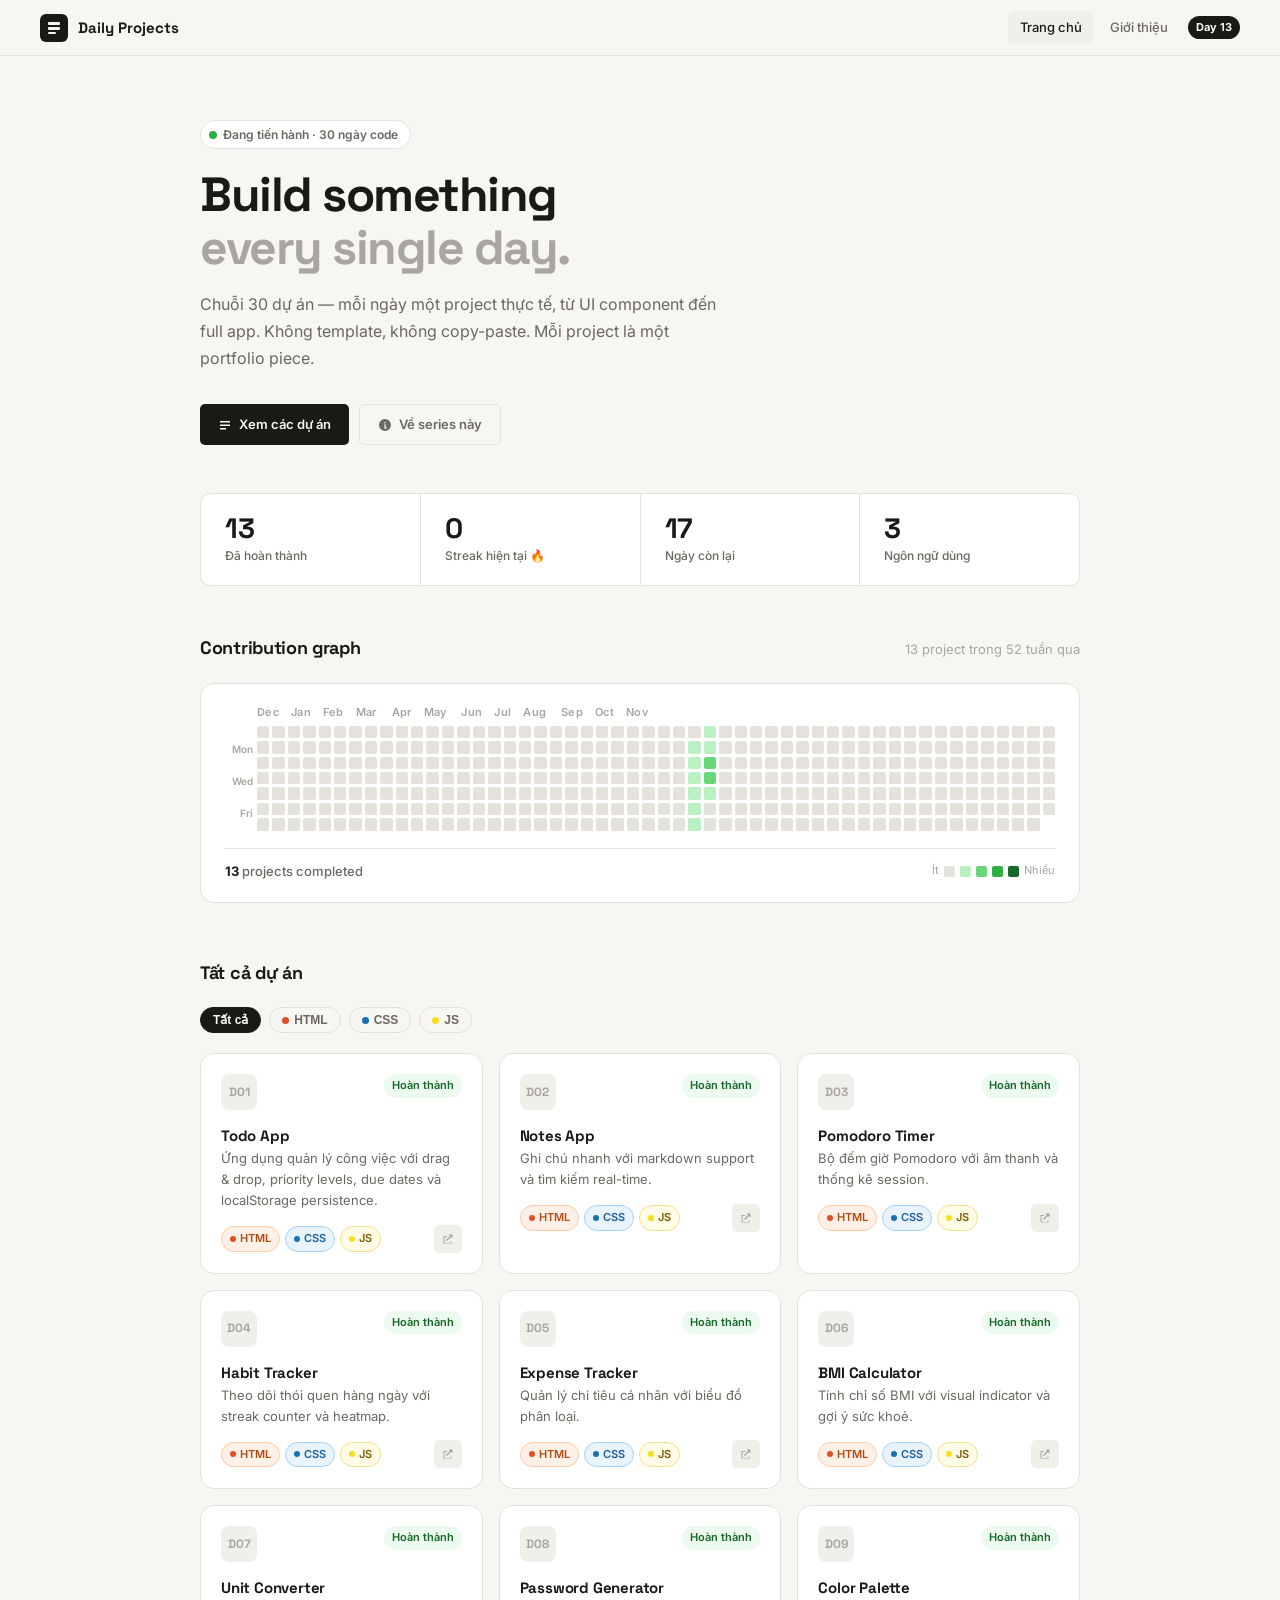
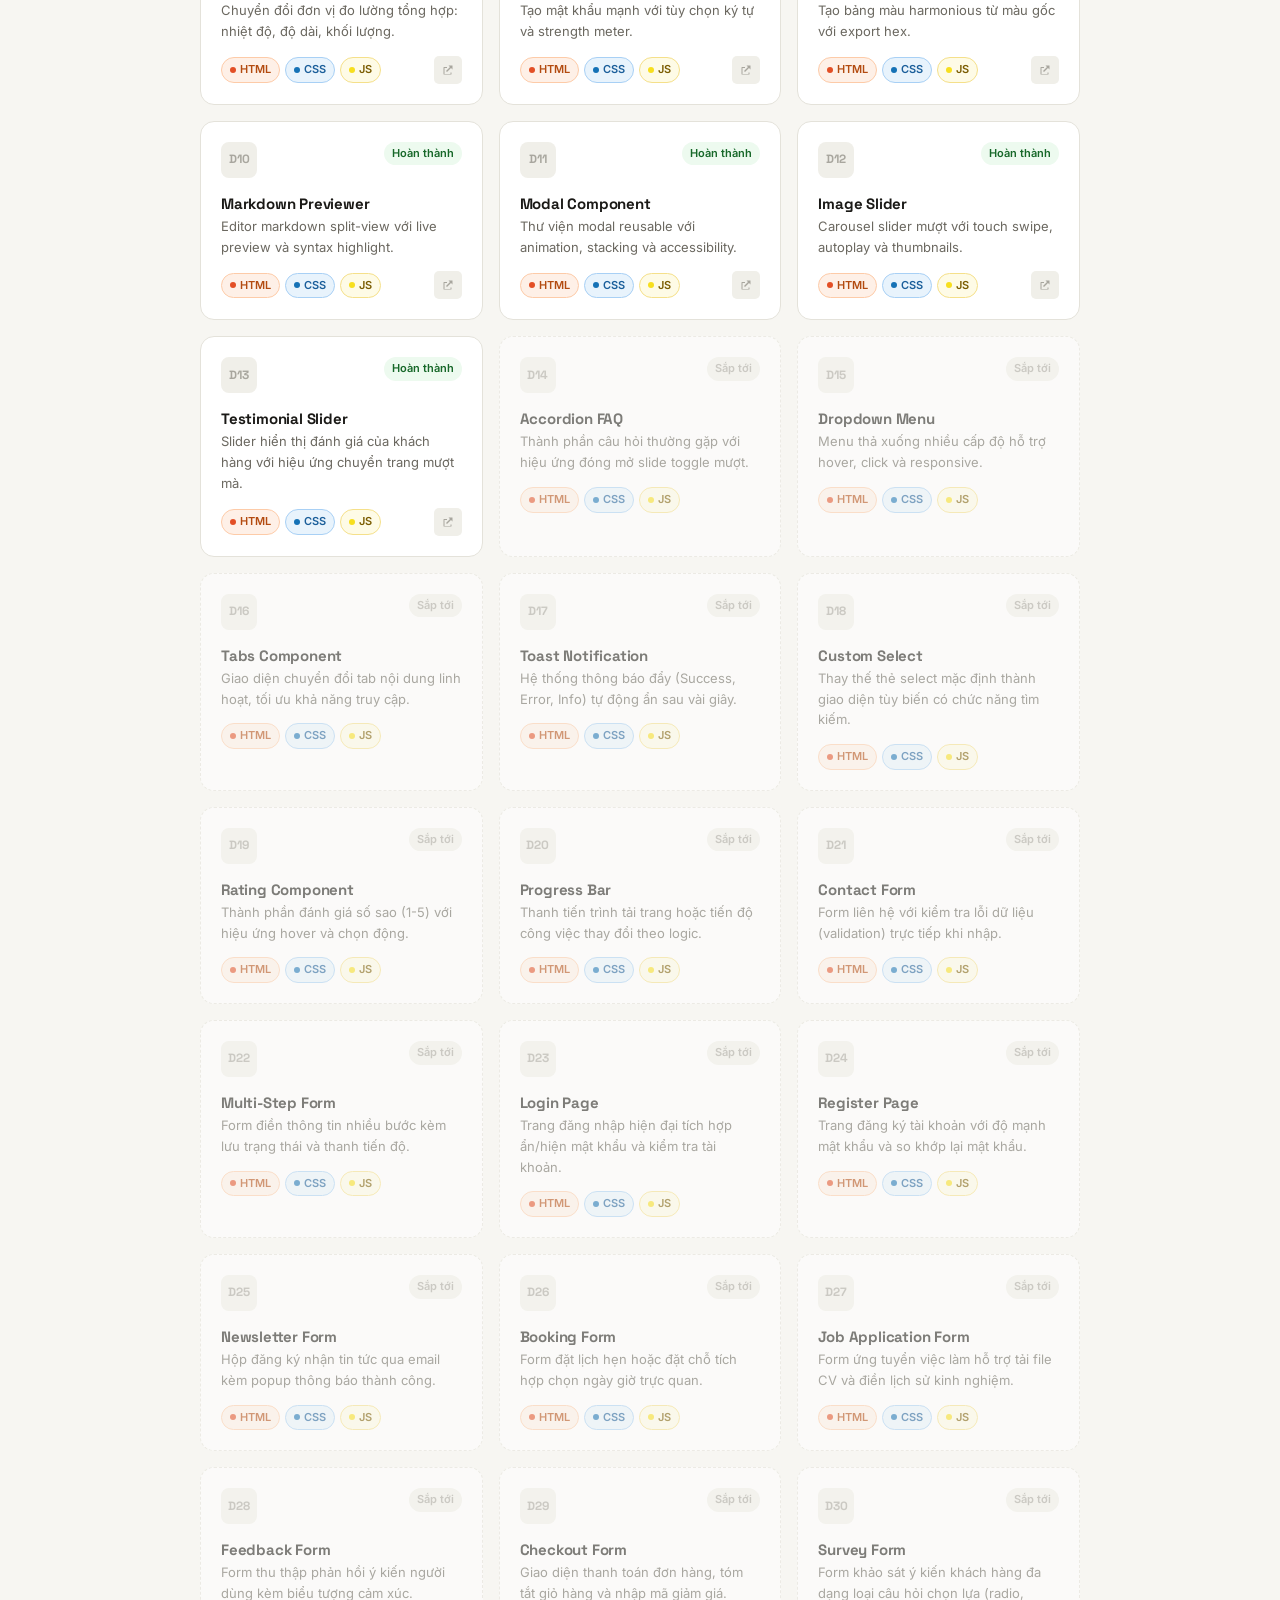
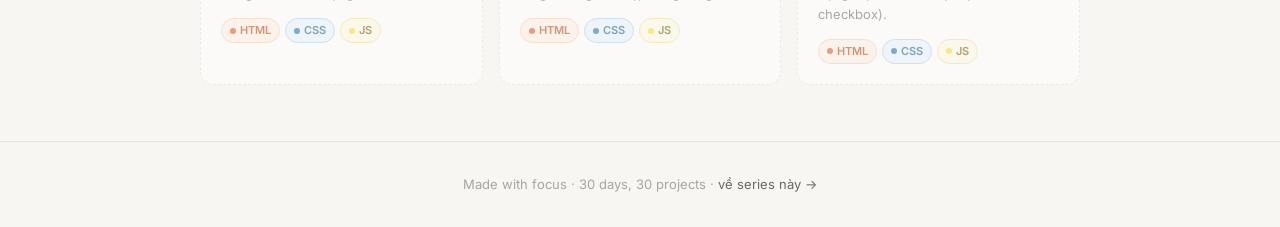
<file: index.html>
<!doctype html>
<html lang="vi">
  <head>
    <meta charset="UTF-8" />
    <meta name="viewport" content="width=device-width, initial-scale=1.0" />
    <title>Daily Projects — 30 ngày code</title>
    <link rel="preconnect" href="https://fonts.googleapis.com" />
    <link rel="preconnect" href="https://fonts.gstatic.com" crossorigin />
    <link href="https://fonts.googleapis.com/css2?family=Inter:wght@300;400;500;600&family=Space+Grotesk:wght@400;500;600;700&display=swap" rel="stylesheet" />
    <link rel="stylesheet" href="./style.css" />
  </head>
  <body>
    <div class="tooltip" id="tooltip"></div>

    <!-- Nav -->
    <nav>
      <a href="index.html" class="nav-logo">
        <div class="nav-logo-mark">
          <svg width="14" height="14" viewBox="0 0 14 14">
            <path
              d="M1 2a1 1 0 0 1 1-1h10a1 1 0 0 1 1 1v1a1 1 0 0 1-1 1H2a1 1 0 0 1-1-1V2zm0 5a1 1 0 0 1 1-1h10a1 1 0 0 1 1 1v1a1 1 0 0 1-1 1H2a1 1 0 0 1-1-1V7zm1 4a1 1 0 1 0 0 2h6a1 1 0 1 0 0-2H2z"
            />
          </svg>
        </div>
        Daily Projects
      </a>
      <div class="nav-links">
        <a href="index.html" class="nav-link active">Trang chủ</a>
        <a href="about.html" class="nav-link">Giới thiệu</a>
        <span class="nav-badge" id="nav-day-count">Day 0</span>
      </div>
    </nav>

    <!-- Hero -->
    <section class="hero">
      <div class="hero-eyebrow">
        <div class="pulse"></div>
        Đang tiến hành · 30 ngày code
      </div>
      <h1>Build something<br /><em>every single day.</em></h1>
      <p class="hero-desc">Chuỗi 30 dự án — mỗi ngày một project thực tế, từ UI component đến full app. Không template, không copy-paste. Mỗi project là một portfolio piece.</p>
      <div class="hero-actions">
        <a href="#projects" class="btn btn-dark">
          <svg width="14" height="14" viewBox="0 0 14 14" fill="currentColor"><path d="M2 3h10v1.5H2V3zm0 3.5h10V8H2V6.5zm0 3.5h6V11.5H2V10z" /></svg>
          Xem các dự án
        </a>
        <a href="about.html" class="btn btn-outline">
          <svg width="14" height="14" viewBox="0 0 14 14" fill="currentColor">
            <path
              fill-rule="evenodd"
              d="M7 1a6 6 0 1 0 0 12A6 6 0 0 0 7 1zm0 4.5a.75.75 0 1 0 0-1.5.75.75 0 0 0 0 1.5zM6.25 7a.75.75 0 0 1 .75-.75h.25a.5.5 0 0 1 .5.5v2.5h.25a.75.75 0 0 1 0 1.5H7a.5.5 0 0 1-.5-.5v-3H6.25A.75.75 0 0 1 6.25 7z"
              clip-rule="evenodd"
            />
          </svg>
          Về series này
        </a>
      </div>
    </section>

    <!-- Stats bar -->
    <div class="stats-bar">
      <div class="stat-item">
        <div class="stat-num" id="stat-done">0</div>
        <div class="stat-label">Đã hoàn thành</div>
      </div>
      <div class="stat-item">
        <div class="stat-num" id="stat-streak">0</div>
        <div class="stat-label">Streak hiện tại 🔥</div>
      </div>
      <div class="stat-item">
        <div class="stat-num" id="stat-remaining">30</div>
        <div class="stat-label">Ngày còn lại</div>
      </div>
      <div class="stat-item">
        <div class="stat-num" id="stat-langs">0</div>
        <div class="stat-label">Ngôn ngữ dùng</div>
      </div>
    </div>

    <!-- Heatmap -->
    <section class="section">
      <div class="section-header">
        <div>
          <div class="section-title">Contribution graph</div>
        </div>
        <span class="section-sub" id="heatmap-summary">0 projects trong 365 ngày tới</span>
      </div>

      <div class="heatmap-wrap">
        <!-- FIX: wrap scrollable content -->
        <div class="heatmap-scroll">
          <div class="heatmap-inner">
            <div class="heatmap-months" id="heatmap-months"></div>
            <div class="heatmap-body">
              <div class="heatmap-days">
                <div class="day-label"></div>
                <div class="day-label">Mon</div>
                <div class="day-label"></div>
                <div class="day-label">Wed</div>
                <div class="day-label"></div>
                <div class="day-label">Fri</div>
                <div class="day-label"></div>
              </div>
              <div class="heatmap-grid" id="heatmap-grid"></div>
            </div>
          </div>
        </div>
        <div class="heatmap-footer">
          <span class="heatmap-total" id="heatmap-total"><strong>0</strong> projects completed</span>
          <div class="legend">
            Ít
            <div class="legend-cell" style="background: var(--cell)"></div>
            <div class="legend-cell" style="background: var(--green-1)"></div>
            <div class="legend-cell" style="background: var(--green-2)"></div>
            <div class="legend-cell" style="background: var(--green-3)"></div>
            <div class="legend-cell" style="background: var(--green-4)"></div>
            Nhiều
          </div>
        </div>
      </div>
    </section>

    <!-- Projects -->
    <section class="section" id="projects">
      <div class="section-header">
        <div class="section-title">Tất cả dự án</div>
      </div>

      <div class="filter-row" id="filter-row">
        <button class="filter-chip active" data-lang="all" onclick="filterProjects('all', this)">Tất cả</button>
      </div>

      <div class="project-grid" id="project-grid"></div>
    </section>

    <footer>Made with focus · 30 days, 30 projects · <a href="about.html" style="color: var(--text-2)">về series này →</a></footer>

    <script src="./main.js"></script>
  </body>
</html>
</file>
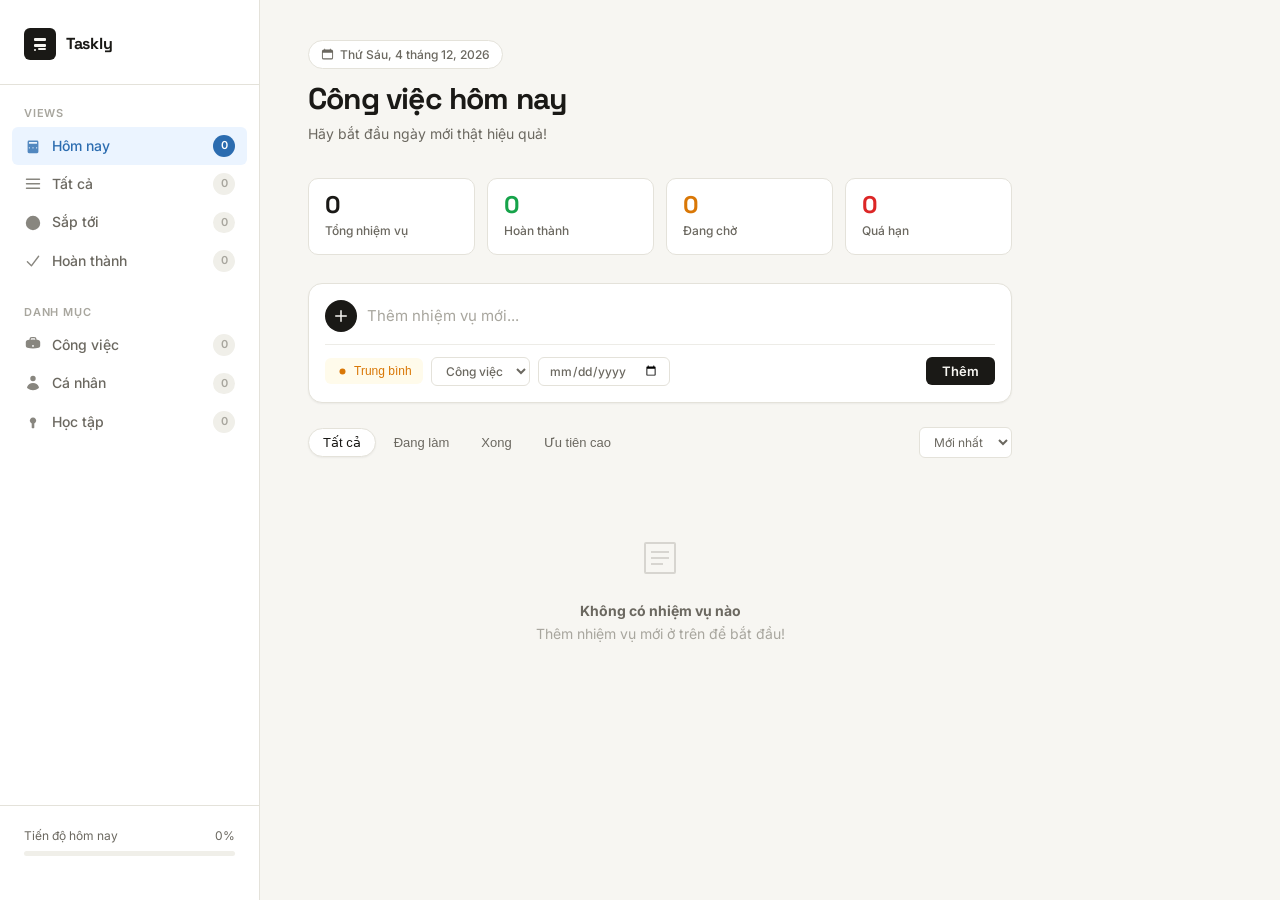
<file: 01-todo-app/index.html>
<!doctype html>
<html lang="vi">
  <head>
    <meta charset="UTF-8" />
    <meta name="viewport" content="width=device-width, initial-scale=1.0" />
    <title>Taskly — Quản lý công việc</title>
    <link rel="preconnect" href="https://fonts.googleapis.com" />
    <link rel="preconnect" href="https://fonts.gstatic.com" crossorigin />
    <link href="https://fonts.googleapis.com/css2?family=Inter:wght@300;400;500;600&family=Space+Grotesk:wght@400;500;600;700&display=swap" rel="stylesheet" />
    <link rel="stylesheet" href="./style.css" />
  </head>
  <body>
    <div class="app">
      <!-- Sidebar -->
      <aside class="sidebar">
        <div class="logo">
          <div class="logo-icon">
            <svg width="16" height="16" viewBox="0 0 16 16">
              <path
                d="M2 3a1 1 0 0 1 1-1h10a1 1 0 0 1 1 1v1a1 1 0 0 1-1 1H3a1 1 0 0 1-1-1V3zM2 9a1 1 0 0 1 1-1h10a1 1 0 0 1 1 1v1a1 1 0 0 1-1 1H3a1 1 0 0 1-1-1V9zM3 15a1 1 0 1 0 0-2 1 1 0 0 0 0 2zM7 14H13a1 1 0 1 0 0-2H7a1 1 0 1 0 0 2z"
              />
            </svg>
          </div>
          <span class="logo-text">Taskly</span>
        </div>

        <div class="sidebar-section">
          <div class="sidebar-label">Views</div>
          <div class="nav-item active" data-view="today" onclick="setView('today')">
            <svg class="nav-icon" viewBox="0 0 20 20" fill="currentColor">
              <path
                d="M5.25 12a.75.75 0 0 1 .75-.75h.01a.75.75 0 0 1 .75.75v.01a.75.75 0 0 1-.75.75H6a.75.75 0 0 1-.75-.75V12zM6 13.25a.75.75 0 0 0-.75.75v.01c0 .414.336.75.75.75h.01a.75.75 0 0 0 .75-.75V14a.75.75 0 0 0-.75-.75H6zM9.25 12a.75.75 0 0 1 .75-.75h.01a.75.75 0 0 1 .75.75v.01a.75.75 0 0 1-.75.75H10a.75.75 0 0 1-.75-.75V12zM10 13.25a.75.75 0 0 0-.75.75v.01c0 .414.336.75.75.75h.01a.75.75 0 0 0 .75-.75V14a.75.75 0 0 0-.75-.75H10zM13.25 12a.75.75 0 0 1 .75-.75h.01a.75.75 0 0 1 .75.75v.01a.75.75 0 0 1-.75.75H14a.75.75 0 0 1-.75-.75V12zM5.5 4A1.5 1.5 0 0 0 4 5.5v11A1.5 1.5 0 0 0 5.5 18h9a1.5 1.5 0 0 0 1.5-1.5v-11A1.5 1.5 0 0 0 14.5 4h-9zM5.5 5.5h9v2h-9v-2z"
              />
            </svg>
            Hôm nay
            <span class="nav-count" id="count-today">0</span>
          </div>
          <div class="nav-item" data-view="all" onclick="setView('all')">
            <svg class="nav-icon" viewBox="0 0 20 20" fill="currentColor">
              <path
                d="M2 4.75A.75.75 0 0 1 2.75 4h14.5a.75.75 0 0 1 0 1.5H2.75A.75.75 0 0 1 2 4.75zm0 5A.75.75 0 0 1 2.75 9h14.5a.75.75 0 0 1 0 1.5H2.75A.75.75 0 0 1 2 9.75zm0 5a.75.75 0 0 1 .75-.75h14.5a.75.75 0 0 1 0 1.5H2.75a.75.75 0 0 1-.75-.75z"
              />
            </svg>
            Tất cả
            <span class="nav-count" id="count-all">0</span>
          </div>
          <div class="nav-item" data-view="upcoming" onclick="setView('upcoming')">
            <svg class="nav-icon" viewBox="0 0 20 20" fill="currentColor">
              <path d="M10 18a8 8 0 1 0 0-16 8 8 0 0 0 0 16zm.75-13a.75.75 0 0 0-1.5 0v5c0 .414.336.75.75.75h4a.75.75 0 0 0 0-1.5h-3.25V5z" />
            </svg>
            Sắp tới
            <span class="nav-count" id="count-upcoming">0</span>
          </div>
          <div class="nav-item" data-view="done" onclick="setView('done')">
            <svg class="nav-icon" viewBox="0 0 20 20" fill="currentColor">
              <path
                fill-rule="evenodd"
                d="M16.704 4.153a.75.75 0 0 1 .143 1.052l-8 10.5a.75.75 0 0 1-1.127.075l-4.5-4.5a.75.75 0 0 1 1.06-1.06l3.894 3.893 7.48-9.817a.75.75 0 0 1 1.05-.143z"
                clip-rule="evenodd"
              />
            </svg>
            Hoàn thành
            <span class="nav-count" id="count-done">0</span>
          </div>
        </div>

        <div class="sidebar-section">
          <div class="sidebar-label">Danh mục</div>
          <div class="nav-item" data-view="cat-work" onclick="setView('cat-work')">
            <svg class="nav-icon" viewBox="0 0 20 20" fill="currentColor">
              <path
                fill-rule="evenodd"
                d="M6 3.75A2.75 2.75 0 0 1 8.75 1h2.5A2.75 2.75 0 0 1 14 3.75v.443c.572.055 1.14.122 1.706.2C17.053 4.582 18 5.75 18 7.07v3.469c0 1.126-.694 2.191-1.83 2.54-1.952.599-4.024.921-6.17.921s-4.219-.322-6.17-.921C2.694 12.73 2 11.665 2 10.539V7.07c0-1.321.947-2.489 2.294-2.676A41.047 41.047 0 0 1 6 4.193V3.75zm6.5 0v.325a41.622 41.622 0 0 0-5 0V3.75c0-.69.56-1.25 1.25-1.25h2.5c.69 0 1.25.56 1.25 1.25zM10 10a1 1 0 0 0-1 1v.01a1 1 0 0 0 1 1h.01a1 1 0 0 0 1-1V11a1 1 0 0 0-1-1H10z"
                clip-rule="evenodd"
              />
            </svg>
            Công việc
            <span class="nav-count" id="count-work">0</span>
          </div>
          <div class="nav-item" data-view="cat-personal" onclick="setView('cat-personal')">
            <svg class="nav-icon" viewBox="0 0 20 20" fill="currentColor">
              <path
                d="M10 8a3 3 0 1 0 0-6 3 3 0 0 0 0 6zM3.465 14.493a1.23 1.23 0 0 0 .41 1.412A9.957 9.957 0 0 0 10 18c2.31 0 4.438-.784 6.131-2.1.43-.333.604-.903.408-1.41a7.002 7.002 0 0 0-13.074.003z"
              />
            </svg>
            Cá nhân
            <span class="nav-count" id="count-personal">0</span>
          </div>
          <div class="nav-item" data-view="cat-study" onclick="setView('cat-study')">
            <svg class="nav-icon" viewBox="0 0 20 20" fill="currentColor">
              <path d="M10.75 16.82A7.462 7.462 0 0 1 10 17c-.25 0-.498-.012-.745-.036a.75.75 0 0 1-.69-.75v-4.6a3.5 3.5 0 1 1 2.875 0v4.6a.75.75 0 0 1-.69.75z" />
            </svg>
            Học tập
            <span class="nav-count" id="count-study">0</span>
          </div>
        </div>

        <div class="sidebar-footer">
          <div class="progress-wrap">
            <div class="progress-label">
              <span>Tiến độ hôm nay</span>
              <span id="progress-pct">0%</span>
            </div>
            <div class="progress-bar">
              <div class="progress-fill" id="progress-fill" style="width: 0%"></div>
            </div>
          </div>
        </div>
      </aside>

      <!-- Main -->
      <main class="main">
        <div class="main-header">
          <div class="date-chip">
            <svg viewBox="0 0 14 14" fill="currentColor">
              <path d="M4.5 1a.5.5 0 0 0-1 0v.5H3a2 2 0 0 0-2 2v7a2 2 0 0 0 2 2h8a2 2 0 0 0 2-2v-7a2 2 0 0 0-2-2h-.5V1a.5.5 0 0 0-1 0v.5h-5V1zM2 5h10v5.5a.5.5 0 0 1-.5.5h-9a.5.5 0 0 1-.5-.5V5z" />
            </svg>
            <span id="today-label">Hôm nay</span>
          </div>
          <h1 id="view-title">Công việc hôm nay</h1>
          <p class="subtitle" id="view-subtitle">Hãy bắt đầu ngày mới thật hiệu quả!</p>
        </div>

        <!-- Stats -->
        <div class="stats">
          <div class="stat-card">
            <div class="stat-value" id="s-total">0</div>
            <div class="stat-label">Tổng nhiệm vụ</div>
          </div>
          <div class="stat-card">
            <div class="stat-value" style="color: var(--green)" id="s-done">0</div>
            <div class="stat-label">Hoàn thành</div>
          </div>
          <div class="stat-card">
            <div class="stat-value" style="color: var(--amber)" id="s-pending">0</div>
            <div class="stat-label">Đang chờ</div>
          </div>
          <div class="stat-card">
            <div class="stat-value" style="color: var(--red)" id="s-overdue">0</div>
            <div class="stat-label">Quá hạn</div>
          </div>
        </div>

        <!-- Input -->
        <div class="input-card">
          <div class="input-row">
            <button class="add-icon-btn" onclick="addTask()" title="Thêm nhiệm vụ">
              <svg width="14" height="14" viewBox="0 0 14 14">
                <path d="M7 1a.75.75 0 0 1 .75.75v4.5h4.5a.75.75 0 0 1 0 1.5h-4.5v4.5a.75.75 0 0 1-1.5 0v-4.5h-4.5a.75.75 0 0 1 0-1.5h4.5v-4.5A.75.75 0 0 1 7 1z" />
              </svg>
            </button>
            <input type="text" class="task-input" id="task-input" placeholder="Thêm nhiệm vụ mới..." onkeydown="if (event.key === 'Enter') addTask();" />
          </div>
          <div class="input-meta">
            <button class="meta-btn active" data-prio="medium" id="prio-btn" onclick="cyclePriority()">
              <svg viewBox="0 0 13 13" fill="currentColor"><circle cx="6.5" cy="6.5" r="3" /></svg>
              <span id="prio-label">Trung bình</span>
            </button>
            <select class="meta-select" id="cat-select">
              <option value="work">Công việc</option>
              <option value="personal">Cá nhân</option>
              <option value="study">Học tập</option>
              <option value="other">Khác</option>
            </select>
            <input type="date" class="meta-date" id="due-input" />
            <button class="add-btn" onclick="addTask()">Thêm</button>
          </div>
        </div>

        <!-- Filter bar -->
        <div class="filter-bar">
          <div class="filter-tabs">
            <button class="filter-tab active" onclick="setFilter('all', this)">Tất cả</button>
            <button class="filter-tab" onclick="setFilter('active', this)">Đang làm</button>
            <button class="filter-tab" onclick="setFilter('done', this)">Xong</button>
            <button class="filter-tab" onclick="setFilter('high', this)">Ưu tiên cao</button>
          </div>
          <select class="sort-select" onchange="setSort(this.value)">
            <option value="created">Mới nhất</option>
            <option value="priority">Ưu tiên</option>
            <option value="due">Hạn chót</option>
            <option value="alpha">A–Z</option>
          </select>
        </div>

        <!-- Task list -->
        <div class="task-list" id="task-list"></div>
      </main>
    </div>

    <!-- Edit modal -->
    <div class="modal-backdrop" id="modal">
      <div class="modal">
        <div class="modal-title">Chỉnh sửa nhiệm vụ</div>
        <label>Tên nhiệm vụ</label>
        <input type="text" id="edit-text" placeholder="Nhập tên nhiệm vụ..." />
        <label>Ghi chú</label>
        <textarea id="edit-note" placeholder="Thêm ghi chú..."></textarea>
        <label>Mức độ ưu tiên</label>
        <select id="edit-prio">
          <option value="low">Thấp</option>
          <option value="medium">Trung bình</option>
          <option value="high">Cao</option>
        </select>
        <label>Danh mục</label>
        <select id="edit-cat">
          <option value="work">Công việc</option>
          <option value="personal">Cá nhân</option>
          <option value="study">Học tập</option>
          <option value="other">Khác</option>
        </select>
        <label>Hạn chót</label>
        <input type="date" id="edit-due" />
        <div class="modal-footer">
          <button class="btn-ghost" onclick="closeModal()">Hủy</button>
          <button class="btn-primary" onclick="saveEdit()">Lưu thay đổi</button>
        </div>
      </div>
    </div>

    <!-- Toast container -->
    <div class="toast-container" id="toasts"></div>

    <script src="./script.js"></script>
  </body>
</html>
</file>
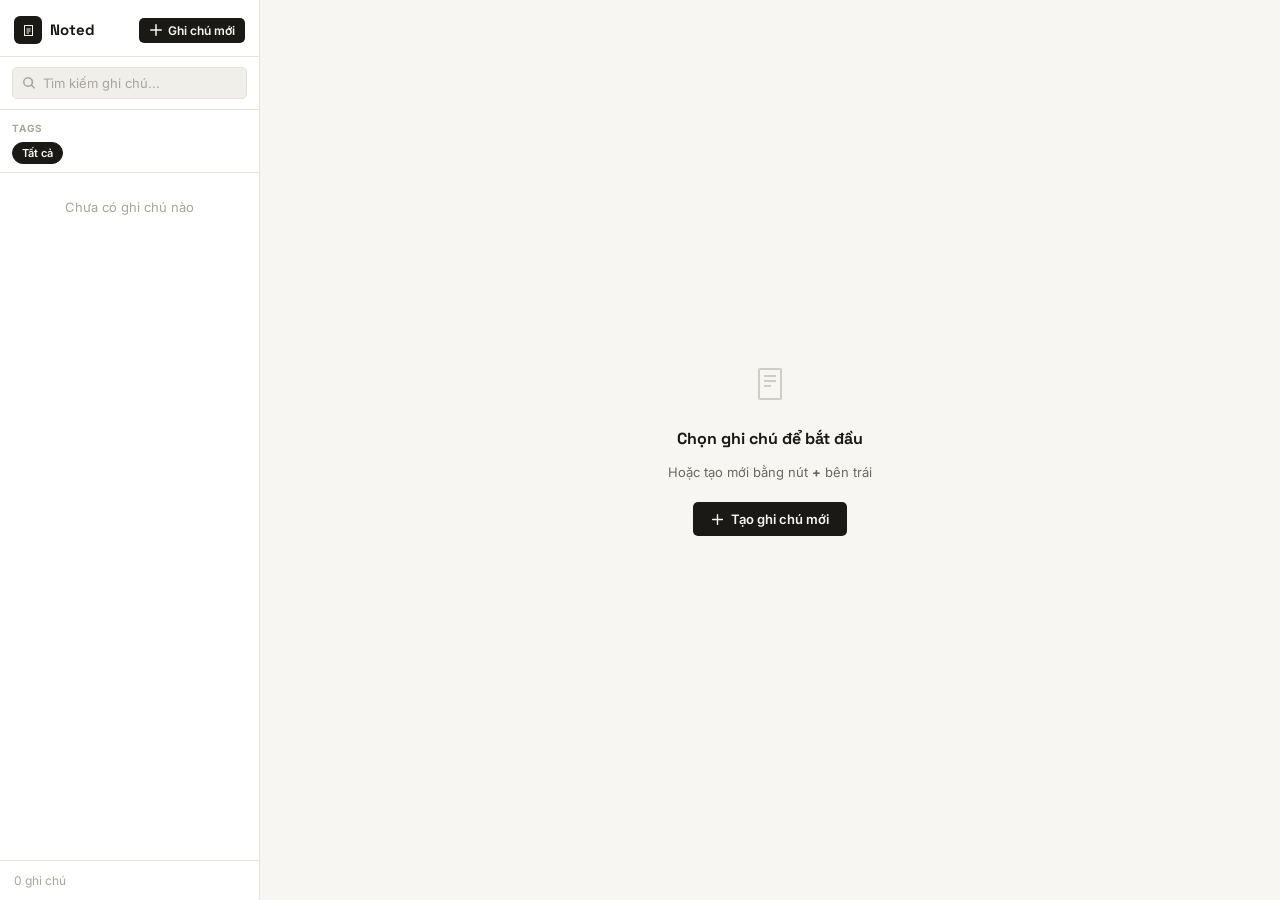
<file: 02-notes-app/index.html>
<!doctype html>
<html lang="vi">
  <head>
    <meta charset="UTF-8" />
    <meta name="viewport" content="width=device-width, initial-scale=1.0" />
    <title>Noted — Ghi chú của bạn</title>
    <link rel="preconnect" href="https://fonts.googleapis.com" />
    <link rel="preconnect" href="https://fonts.gstatic.com" crossorigin />
    <link href="https://fonts.googleapis.com/css2?family=Inter:wght@300;400;500;600&family=Space+Grotesk:wght@400;500;600;700&display=swap" rel="stylesheet" />
    <link rel="stylesheet" href="./style.css" />
  </head>
  <body>
    <!-- Sidebar -->
    <aside class="sidebar" id="sidebar">
      <div class="sidebar-top">
        <div class="logo">
          <div class="logo-mark">
            <svg width="15" height="15" viewBox="0 0 15 15" fill="none">
              <path d="M3 2.5A.5.5 0 0 1 3.5 2h8a.5.5 0 0 1 .5.5v10a.5.5 0 0 1-.5.5h-8A.5.5 0 0 1 3 12.5v-10zM4 3v9h7V3H4z" fill="currentColor" />
              <path d="M5.5 5.5h4v1h-4v-1zM5.5 7.5h4v1h-4v-1zM5.5 9.5h2.5v1H5.5v-1z" fill="currentColor" />
            </svg>
          </div>
          <span class="logo-text">Noted</span>
        </div>

        <button class="new-btn" id="new-btn" title="Ghi chú mới (Ctrl+N)">
          <svg width="14" height="14" viewBox="0 0 14 14" fill="currentColor">
            <path d="M7 1a.75.75 0 0 1 .75.75v4.5h4.5a.75.75 0 0 1 0 1.5h-4.5v4.5a.75.75 0 0 1-1.5 0v-4.5h-4.5a.75.75 0 0 1 0-1.5h4.5v-4.5A.75.75 0 0 1 7 1z" />
          </svg>
          Ghi chú mới
        </button>
      </div>

      <!-- Search -->
      <div class="search-wrap">
        <svg class="search-icon" width="14" height="14" viewBox="0 0 14 14" fill="currentColor">
          <path fill-rule="evenodd" d="M6 1a5 5 0 1 0 3.197 8.906l2.45 2.45a.75.75 0 1 0 1.06-1.06l-2.45-2.45A5 5 0 0 0 6 1zM2.5 6a3.5 3.5 0 1 1 7 0 3.5 3.5 0 0 1-7 0z" clip-rule="evenodd" />
        </svg>
        <input type="text" class="search-input" id="search-input" placeholder="Tìm kiếm ghi chú..." />
        <button class="search-clear" id="search-clear" aria-label="Xóa tìm kiếm">
          <svg width="12" height="12" viewBox="0 0 12 12" fill="currentColor">
            <path d="M6 5.03 9.47 1.56a.69.69 0 0 1 .97.97L6.97 6l3.47 3.47a.69.69 0 0 1-.97.97L6 6.97 2.53 10.44a.69.69 0 0 1-.97-.97L5.03 6 1.56 2.53a.69.69 0 0 1 .97-.97L6 5.03z" />
          </svg>
        </button>
      </div>

      <!-- Tags filter -->
      <div class="tags-section">
        <div class="tags-label">Tags</div>
        <div class="tags-list" id="tags-list">
          <button class="tag-filter active" data-tag="all">Tất cả</button>
        </div>
      </div>

      <!-- Note list -->
      <div class="note-list" id="note-list"></div>

      <div class="sidebar-footer">
        <span id="note-count">0 ghi chú</span>
        <button class="icon-btn danger" id="delete-btn" title="Xóa ghi chú này" style="display: none">
          <svg width="14" height="14" viewBox="0 0 14 14" fill="currentColor">
            <path d="M5.5 5.5A.5.5 0 0 1 6 6v4a.5.5 0 0 1-1 0V6a.5.5 0 0 1 .5-.5zm3 0a.5.5 0 0 1 .5.5v4a.5.5 0 0 1-1 0V6a.5.5 0 0 1 .5-.5z" />
            <path
              fill-rule="evenodd"
              d="M14.5 3a1 1 0 0 1-1 1H13v7a2 2 0 0 1-2 2H5a2 2 0 0 1-2-2V4h-.5a1 1 0 0 1-1-1V2a1 1 0 0 1 1-1H5a1 1 0 0 1 1-1h4a1 1 0 0 1 1 1h2.5a1 1 0 0 1 1 1v1zM4.118 4 4 4.059V11a1 1 0 0 0 1 1h6a1 1 0 0 0 1-1V4.059L11.882 4H4.118zM2.5 3V2h11v1h-11z"
              clip-rule="evenodd"
            />
          </svg>
          Xóa
        </button>
      </div>
    </aside>

    <!-- Editor area -->
    <main class="editor-area" id="editor-area">
      <!-- Toolbar -->
      <div class="toolbar" id="toolbar">
        <div class="toolbar-left">
          <button class="icon-btn" id="sidebar-toggle" title="Ẩn/hiện sidebar">
            <svg width="15" height="15" viewBox="0 0 15 15" fill="currentColor">
              <path d="M1.5 3h12a.5.5 0 0 1 0 1h-12a.5.5 0 0 1 0-1zm0 4h12a.5.5 0 0 1 0 1h-12a.5.5 0 0 1 0-1zm0 4h12a.5.5 0 0 1 0 1h-12a.5.5 0 0 1 0-1z" />
            </svg>
          </button>
          <div class="toolbar-sep"></div>
          <button class="fmt-btn" data-cmd="bold" title="Bold (Ctrl+B)"><strong>B</strong></button>
          <button class="fmt-btn italic" data-cmd="italic" title="Italic (Ctrl+I)"><em>I</em></button>
          <button class="fmt-btn" data-cmd="strikethrough" title="Gạch ngang"><s>S</s></button>
          <div class="toolbar-sep"></div>
          <button class="fmt-btn" data-cmd="insertUnorderedList" title="Danh sách">
            <svg width="14" height="14" viewBox="0 0 14 14" fill="currentColor">
              <path
                d="M2 3.5a.5.5 0 1 1-1 0 .5.5 0 0 1 1 0zm0 4a.5.5 0 1 1-1 0 .5.5 0 0 1 1 0zm0 4a.5.5 0 1 1-1 0 .5.5 0 0 1 1 0zM3.5 3h9a.5.5 0 0 1 0 1h-9a.5.5 0 0 1 0-1zm0 4h9a.5.5 0 0 1 0 1h-9a.5.5 0 0 1 0-1zm0 4h9a.5.5 0 0 1 0 1h-9a.5.5 0 0 1 0-1z"
              />
            </svg>
          </button>
          <button class="fmt-btn" data-cmd="insertOrderedList" title="Danh sách đánh số">
            <svg width="14" height="14" viewBox="0 0 14 14" fill="currentColor">
              <path
                d="M1 2h1.5v3H1.5V3H1V2zm2.5 1.5h9a.5.5 0 0 1 0 1h-9a.5.5 0 0 1 0-1zM1 8.5l.5-.5.5.5v.5H1V8.5zM1 11h1.5v.5h-1v.5h1V13H1v-.5h1v-.5H1V11zm2.5 0h9a.5.5 0 0 1 0 1h-9a.5.5 0 0 1 0-1zm0-4h9a.5.5 0 0 1 0 1h-9a.5.5 0 0 1 0-1z"
              />
            </svg>
          </button>
          <div class="toolbar-sep"></div>
          <button class="fmt-btn" data-action="h1" title="Tiêu đề lớn">H1</button>
          <button class="fmt-btn" data-action="h2" title="Tiêu đề nhỏ">H2</button>
          <button class="fmt-btn" data-action="code" title="Code block">
            <svg width="14" height="14" viewBox="0 0 14 14" fill="currentColor"><path d="M9.5 3.5 13 7l-3.5 3.5-.7-.7L11.6 7 8.8 4.2l.7-.7zm-5 0 .7.7L2.4 7l2.8 2.8-.7.7L1 7l3.5-3.5z" /></svg>
          </button>
          <button class="fmt-btn" data-action="quote" title="Trích dẫn">
            <svg width="14" height="14" viewBox="0 0 14 14" fill="currentColor">
              <path
                d="M3.5 2C2.1 2 1 3.1 1 4.5S2.1 7 3.5 7c.3 0 .5.2.5.5C4 8.9 3.3 10 2 11l1 1c1.8-1.2 3-3.2 3-5.5C6 3.1 4.9 2 3.5 2zm7 0C9.1 2 8 3.1 8 4.5S9.1 7 10.5 7c.3 0 .5.2.5.5 0 1.4-.7 2.5-2 3.5l1 1c1.8-1.2 3-3.2 3-5.5C13 3.1 11.9 2 10.5 2z"
              />
            </svg>
          </button>
        </div>
        <div class="toolbar-right">
          <div class="word-count" id="word-count">0 từ</div>
          <button class="icon-btn" id="pin-btn" title="Ghim ghi chú">
            <svg width="14" height="14" viewBox="0 0 14 14" fill="currentColor"><path d="M9.5 1.5 12.5 4.5 9 8l-.5 3.5-1-1L9 8l-3-3-1.5 1.5L3 5l4-4 2.5.5z" /></svg>
          </button>
          <div class="tag-input-wrap" id="tag-input-wrap">
            <svg width="12" height="12" viewBox="0 0 12 12" fill="currentColor">
              <path d="M10.5 1h-4a.5.5 0 0 0-.35.15l-5 5a.5.5 0 0 0 0 .7l4 4a.5.5 0 0 0 .7 0l5-5A.5.5 0 0 0 11 5.5v-4A.5.5 0 0 0 10.5 1zM8.5 4a.5.5 0 1 1 0-1 .5.5 0 0 1 0 1z" />
            </svg>
            <input type="text" id="tag-input" placeholder="Thêm tag..." />
          </div>
          <div class="tags-inline" id="tags-inline"></div>
        </div>
      </div>

      <!-- Title input -->
      <div class="title-wrap" id="title-wrap">
        <input type="text" class="note-title" id="note-title" placeholder="Tiêu đề..." maxlength="120" />
      </div>

      <!-- Editor -->
      <div class="editor-wrap">
        <div class="editor" id="editor" contenteditable="true" spellcheck="false" data-placeholder="Bắt đầu ghi chú..."></div>
      </div>

      <!-- Empty state (no note selected) -->
      <div class="empty-state" id="empty-state">
        <div class="empty-icon">
          <svg width="40" height="40" viewBox="0 0 40 40" fill="currentColor">
            <path d="M8 6a2 2 0 0 1 2-2h20a2 2 0 0 1 2 2v28a2 2 0 0 1-2 2H10a2 2 0 0 1-2-2V6zm2 0v28h20V6H10zm4 5h12v2H14v-2zm0 5h12v2H14v-2zm0 5h7v2h-7v-2z" />
          </svg>
        </div>
        <p class="empty-title">Chọn ghi chú để bắt đầu</p>
        <p class="empty-sub">Hoặc tạo mới bằng nút <strong>+</strong> bên trái</p>
        <button class="btn-create" id="create-from-empty">
          <svg width="13" height="13" viewBox="0 0 14 14" fill="currentColor">
            <path d="M7 1a.75.75 0 0 1 .75.75v4.5h4.5a.75.75 0 0 1 0 1.5h-4.5v4.5a.75.75 0 0 1-1.5 0v-4.5h-4.5a.75.75 0 0 1 0-1.5h4.5v-4.5A.75.75 0 0 1 7 1z" />
          </svg>
          Tạo ghi chú mới
        </button>
      </div>
    </main>

    <!-- Context menu -->
    <div class="ctx-menu" id="ctx-menu">
      <button class="ctx-item" id="ctx-pin">
        <svg width="13" height="13" viewBox="0 0 14 14" fill="currentColor"><path d="M9.5 1.5 12.5 4.5 9 8l-.5 3.5-1-1L9 8l-3-3-1.5 1.5L3 5l4-4 2.5.5z" /></svg>
        <span id="ctx-pin-label">Ghim</span>
      </button>
      <button class="ctx-item danger" id="ctx-delete">
        <svg width="13" height="13" viewBox="0 0 14 14" fill="currentColor">
          <path d="M5.5 5.5A.5.5 0 0 1 6 6v4a.5.5 0 0 1-1 0V6a.5.5 0 0 1 .5-.5zm3 0a.5.5 0 0 1 .5.5v4a.5.5 0 0 1-1 0V6a.5.5 0 0 1 .5-.5z" />
          <path
            fill-rule="evenodd"
            d="M14.5 3a1 1 0 0 1-1 1H13v7a2 2 0 0 1-2 2H5a2 2 0 0 1-2-2V4h-.5a1 1 0 0 1-1-1V2a1 1 0 0 1 1-1H5a1 1 0 0 1 1-1h4a1 1 0 0 1 1 1h2.5a1 1 0 0 1 1 1v1zM4.118 4 4 4.059V11a1 1 0 0 0 1 1h6a1 1 0 0 0 1-1V4.059L11.882 4H4.118zM2.5 3V2h11v1h-11z"
            clip-rule="evenodd"
          />
        </svg>
        Xóa
      </button>
    </div>

    <!-- Toast -->
    <div class="toast-container" id="toasts"></div>

    <script src="./script.js"></script>
  </body>
</html>
</file>
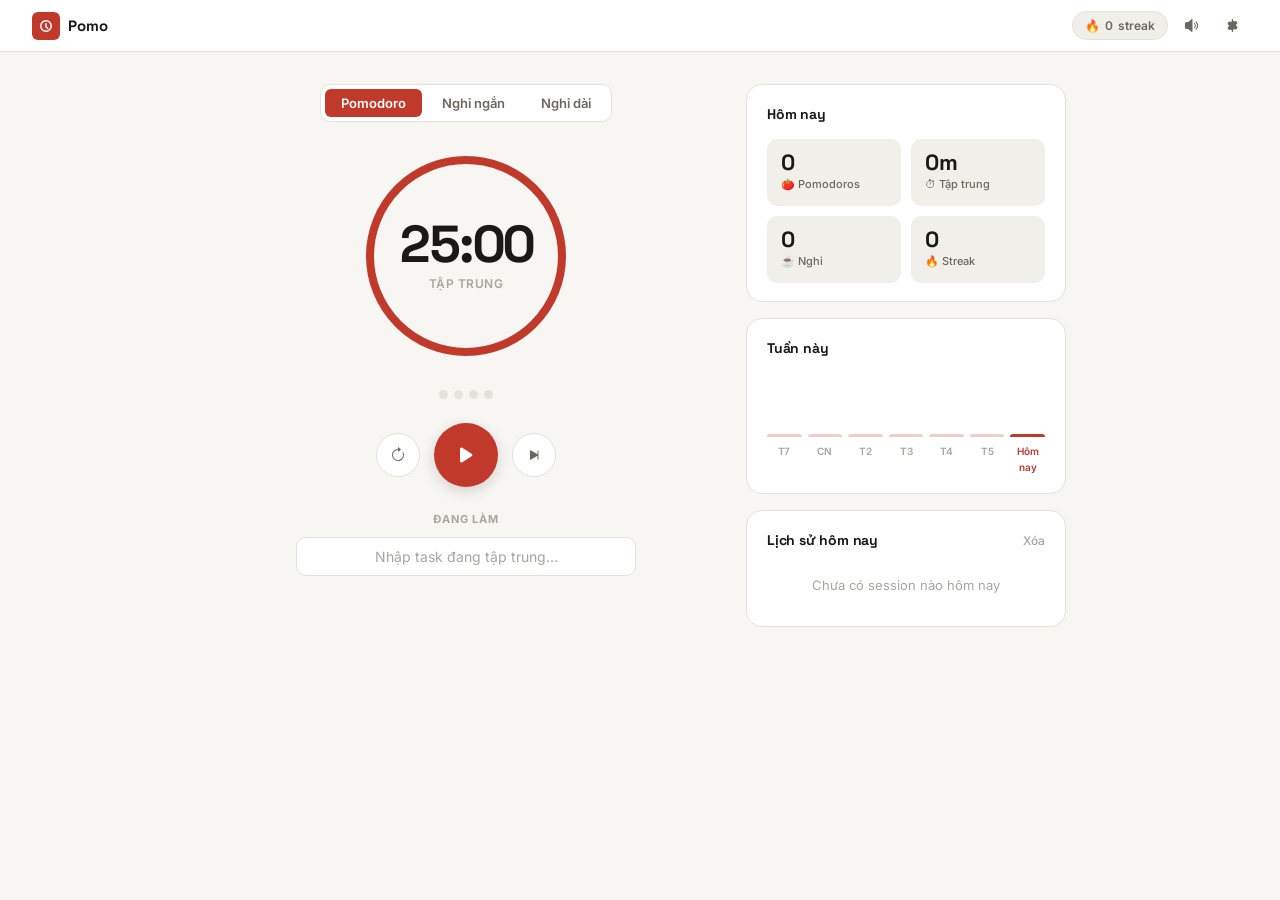
<file: 03-pomodoro-timer/index.html>
<!doctype html>
<html lang="vi">
  <head>
    <meta charset="UTF-8" />
    <meta name="viewport" content="width=device-width, initial-scale=1.0" />
    <title>Pomo — Pomodoro Timer</title>
    <link rel="preconnect" href="https://fonts.googleapis.com" />
    <link rel="preconnect" href="https://fonts.gstatic.com" crossorigin />
    <link href="https://fonts.googleapis.com/css2?family=Inter:wght@300;400;500;600&family=Space+Grotesk:wght@400;500;600;700&display=swap" rel="stylesheet" />
    <link rel="stylesheet" href="./style.css" />
  </head>
  <body>
    <!-- Nav -->
    <nav>
      <div class="nav-logo">
        <div class="nav-logo-mark">
          <svg width="14" height="14" viewBox="0 0 14 14" fill="currentColor">
            <path
              d="M7 1a6 6 0 1 0 0 12A6 6 0 0 0 7 1zM2.5 7a4.5 4.5 0 1 1 9 0 4.5 4.5 0 0 1-9 0zm4.5-3a.75.75 0 0 1 .75.75v2.69l1.53 1.53a.75.75 0 1 1-1.06 1.06l-1.75-1.75A.75.75 0 0 1 6.25 7.5v-3A.75.75 0 0 1 7 4z"
            />
          </svg>
        </div>
        Pomo
      </div>
      <div class="nav-right">
        <div class="streak-chip" id="streak-chip">
          <span>🔥</span>
          <span id="streak-count">0</span> streak
        </div>
        <button class="icon-btn" id="sound-btn" title="Tắt/bật âm thanh">
          <svg id="sound-icon-on" width="15" height="15" viewBox="0 0 15 15" fill="currentColor">
            <path
              d="M7.5 1.5a.5.5 0 0 0-.8-.4L3.2 4H1.5A1.5 1.5 0 0 0 0 5.5v4A1.5 1.5 0 0 0 1.5 11H3.2l3.5 2.9a.5.5 0 0 0 .8-.4V1.5zm3.3 1.8a.5.5 0 0 1 .7.1 7 7 0 0 1 0 8.2.5.5 0 0 1-.8-.6 6 6 0 0 0 0-7 .5.5 0 0 1 .1-.7zm-1.6 1.6a.5.5 0 0 1 .7.1 4.5 4.5 0 0 1 0 5.1.5.5 0 0 1-.8-.6 3.5 3.5 0 0 0 0-4 .5.5 0 0 1 .1-.6z"
            />
          </svg>
          <svg id="sound-icon-off" width="15" height="15" viewBox="0 0 15 15" fill="currentColor" style="display: none">
            <path
              d="M7.5 1.5a.5.5 0 0 0-.8-.4L3.2 4H1.5A1.5 1.5 0 0 0 0 5.5v4A1.5 1.5 0 0 0 1.5 11H3.2l3.5 2.9a.5.5 0 0 0 .8-.4V1.5zM12 5.5l1.5-1.5.7.7L12.7 6.2l1.5 1.5-.7.7L12 6.9l-1.5 1.5-.7-.7 1.5-1.5-1.5-1.5.7-.7L12 5.5z"
            />
          </svg>
        </button>
        <button class="icon-btn" id="settings-btn" title="Cài đặt">
          <svg width="15" height="15" viewBox="0 0 15 15" fill="currentColor">
            <path fill-rule="evenodd" d="M7.5 5.5a2 2 0 1 0 0 4 2 2 0 0 0 0-4zM4.5 7.5a3 3 0 1 1 6 0 3 3 0 0 1-6 0z" clip-rule="evenodd" />
            <path
              fill-rule="evenodd"
              d="M7.5 1a.5.5 0 0 1 .49.4l.24 1.43a5.1 5.1 0 0 1 1.24.72l1.34-.54a.5.5 0 0 1 .6.22l1 1.73a.5.5 0 0 1-.11.64l-1.1.9a5.2 5.2 0 0 1 0 1.44l1.1.9a.5.5 0 0 1 .11.64l-1 1.73a.5.5 0 0 1-.6.22l-1.34-.54a5.1 5.1 0 0 1-1.24.72l-.24 1.43A.5.5 0 0 1 7.5 14a.5.5 0 0 1-.49-.4l-.24-1.43a5.1 5.1 0 0 1-1.24-.72l-1.34.54a.5.5 0 0 1-.6-.22l-1-1.73a.5.5 0 0 1 .11-.64l1.1-.9a5.2 5.2 0 0 1 0-1.44l-1.1-.9a.5.5 0 0 1-.11-.64l1-1.73a.5.5 0 0 1 .6-.22l1.34.54a5.1 5.1 0 0 1 1.24-.72l.24-1.43A.5.5 0 0 1 7.5 1z"
              clip-rule="evenodd"
            />
          </svg>
        </button>
      </div>
    </nav>

    <div class="layout">
      <!-- LEFT: Timer -->
      <div class="timer-col">
        <!-- Mode tabs -->
        <div class="mode-tabs" id="mode-tabs">
          <button class="mode-tab active" data-mode="pomodoro">Pomodoro</button>
          <button class="mode-tab" data-mode="short">Nghỉ ngắn</button>
          <button class="mode-tab" data-mode="long">Nghỉ dài</button>
        </div>

        <!-- Timer ring -->
        <div class="timer-ring-wrap">
          <svg class="ring-svg" viewBox="0 0 220 220">
            <circle class="ring-bg" cx="110" cy="110" r="96" />
            <circle class="ring-progress" id="ring-progress" cx="110" cy="110" r="96" />
          </svg>
          <div class="timer-center">
            <div class="timer-display" id="timer-display">25:00</div>
            <div class="timer-label" id="timer-label">Tập trung</div>
          </div>
        </div>

        <!-- Session dots -->
        <div class="session-dots" id="session-dots"></div>

        <!-- Controls -->
        <div class="controls">
          <button class="ctrl-btn secondary" id="reset-btn" title="Reset">
            <svg width="16" height="16" viewBox="0 0 16 16" fill="currentColor">
              <path fill-rule="evenodd" d="M8 3a5 5 0 1 0 4.546 2.914.5.5 0 0 1 .908-.417A6 6 0 1 1 8 2v1z" clip-rule="evenodd" />
              <path d="M8 4.466V.534a.25.25 0 0 1 .41-.192l2.36 1.966c.12.1.12.284 0 .384L8.41 4.658A.25.25 0 0 1 8 4.466z" />
            </svg>
          </button>
          <button class="ctrl-btn primary" id="start-btn">
            <svg id="play-icon" width="20" height="20" viewBox="0 0 20 20" fill="currentColor">
              <path d="M6.3 2.84A1.5 1.5 0 0 0 4 4.11v11.78a1.5 1.5 0 0 0 2.3 1.27l9.34-5.89a1.5 1.5 0 0 0 0-2.54L6.3 2.84z" />
            </svg>
            <svg id="pause-icon" width="20" height="20" viewBox="0 0 20 20" fill="currentColor" style="display: none">
              <path
                fill-rule="evenodd"
                d="M5.75 3a.75.75 0 0 0-.75.75v12.5c0 .414.336.75.75.75h1.5a.75.75 0 0 0 .75-.75V3.75A.75.75 0 0 0 7.25 3h-1.5zm5 0a.75.75 0 0 0-.75.75v12.5c0 .414.336.75.75.75h1.5a.75.75 0 0 0 .75-.75V3.75A.75.75 0 0 0 12.25 3h-1.5z"
                clip-rule="evenodd"
              />
            </svg>
          </button>
          <button class="ctrl-btn secondary" id="skip-btn" title="Bỏ qua">
            <svg width="16" height="16" viewBox="0 0 16 16" fill="currentColor">
              <path d="M12.5 4a.5.5 0 0 0-1 0v3.248L5.233 3.612C4.536 3.177 4 3.214 4 4.305v7.39c0 1.091.536 1.128 1.233.693L11.5 8.752V12a.5.5 0 0 0 1 0V4z" />
            </svg>
          </button>
        </div>

        <!-- Task input -->
        <div class="task-section">
          <div class="task-label">Đang làm</div>
          <div class="task-input-wrap">
            <input type="text" id="current-task" class="task-input" placeholder="Nhập task đang tập trung..." maxlength="80" />
          </div>
        </div>
      </div>

      <!-- RIGHT: Stats & History -->
      <div class="stats-col">
        <!-- Today stats -->
        <div class="card">
          <div class="card-title">Hôm nay</div>
          <div class="stats-grid">
            <div class="stat-item">
              <div class="stat-val" id="s-pomodoros">0</div>
              <div class="stat-lbl">🍅 Pomodoros</div>
            </div>
            <div class="stat-item">
              <div class="stat-val" id="s-focus-time">0m</div>
              <div class="stat-lbl">⏱ Tập trung</div>
            </div>
            <div class="stat-item">
              <div class="stat-val" id="s-breaks">0</div>
              <div class="stat-lbl">☕ Nghỉ</div>
            </div>
            <div class="stat-item">
              <div class="stat-val" id="s-streak">0</div>
              <div class="stat-lbl">🔥 Streak</div>
            </div>
          </div>
        </div>

        <!-- Weekly chart -->
        <div class="card">
          <div class="card-title">Tuần này</div>
          <div class="weekly-chart" id="weekly-chart"></div>
          <div class="weekly-labels" id="weekly-labels"></div>
        </div>

        <!-- Session log -->
        <div class="card">
          <div class="card-header-row">
            <div class="card-title">Lịch sử hôm nay</div>
            <button class="clear-btn" id="clear-log-btn">Xóa</button>
          </div>
          <div class="log-list" id="log-list">
            <div class="log-empty">Chưa có session nào hôm nay</div>
          </div>
        </div>
      </div>
    </div>

    <!-- Settings panel -->
    <div class="settings-backdrop" id="settings-backdrop">
      <div class="settings-panel" id="settings-panel">
        <div class="settings-header">
          <div class="settings-title">Cài đặt</div>
          <button class="icon-btn" id="settings-close">
            <svg width="14" height="14" viewBox="0 0 14 14" fill="currentColor">
              <path
                d="M2.22 2.22a.75.75 0 0 1 1.06 0L7 5.94l3.72-3.72a.75.75 0 1 1 1.06 1.06L8.06 7l3.72 3.72a.75.75 0 1 1-1.06 1.06L7 8.06l-3.72 3.72a.75.75 0 0 1-1.06-1.06L5.94 7 2.22 3.28a.75.75 0 0 1 0-1.06z"
              />
            </svg>
          </button>
        </div>

        <div class="settings-body">
          <div class="settings-section-label">Thời gian (phút)</div>

          <div class="settings-row">
            <label>Pomodoro</label>
            <div class="num-input-wrap">
              <button class="num-btn" data-target="set-pomodoro" data-delta="-1">−</button>
              <input type="number" id="set-pomodoro" value="25" min="1" max="99" />
              <button class="num-btn" data-target="set-pomodoro" data-delta="1">+</button>
            </div>
          </div>

          <div class="settings-row">
            <label>Nghỉ ngắn</label>
            <div class="num-input-wrap">
              <button class="num-btn" data-target="set-short" data-delta="-1">−</button>
              <input type="number" id="set-short" value="5" min="1" max="60" />
              <button class="num-btn" data-target="set-short" data-delta="1">+</button>
            </div>
          </div>

          <div class="settings-row">
            <label>Nghỉ dài</label>
            <div class="num-input-wrap">
              <button class="num-btn" data-target="set-long" data-delta="-1">−</button>
              <input type="number" id="set-long" value="15" min="1" max="60" />
              <button class="num-btn" data-target="set-long" data-delta="1">+</button>
            </div>
          </div>

          <div class="settings-row">
            <label>Nghỉ dài sau</label>
            <div class="num-input-wrap">
              <button class="num-btn" data-target="set-long-interval" data-delta="-1">−</button>
              <input type="number" id="set-long-interval" value="4" min="2" max="10" />
              <button class="num-btn" data-target="set-long-interval" data-delta="1">+</button>
            </div>
          </div>

          <div class="settings-section-label" style="margin-top: 20px">Tuỳ chọn</div>

          <div class="settings-row">
            <label>Tự động bắt đầu break</label>
            <div class="toggle-wrap">
              <input type="checkbox" id="set-auto-break" class="toggle-input" />
              <label for="set-auto-break" class="toggle-label"></label>
            </div>
          </div>

          <div class="settings-row">
            <label>Tự động bắt đầu Pomodoro</label>
            <div class="toggle-wrap">
              <input type="checkbox" id="set-auto-pomo" class="toggle-input" />
              <label for="set-auto-pomo" class="toggle-label"></label>
            </div>
          </div>

          <button class="save-settings-btn" id="save-settings-btn">Lưu cài đặt</button>
        </div>
      </div>
    </div>

    <div class="toast-container" id="toasts"></div>

    <script src="./script.js"></script>
  </body>
</html>
</file>
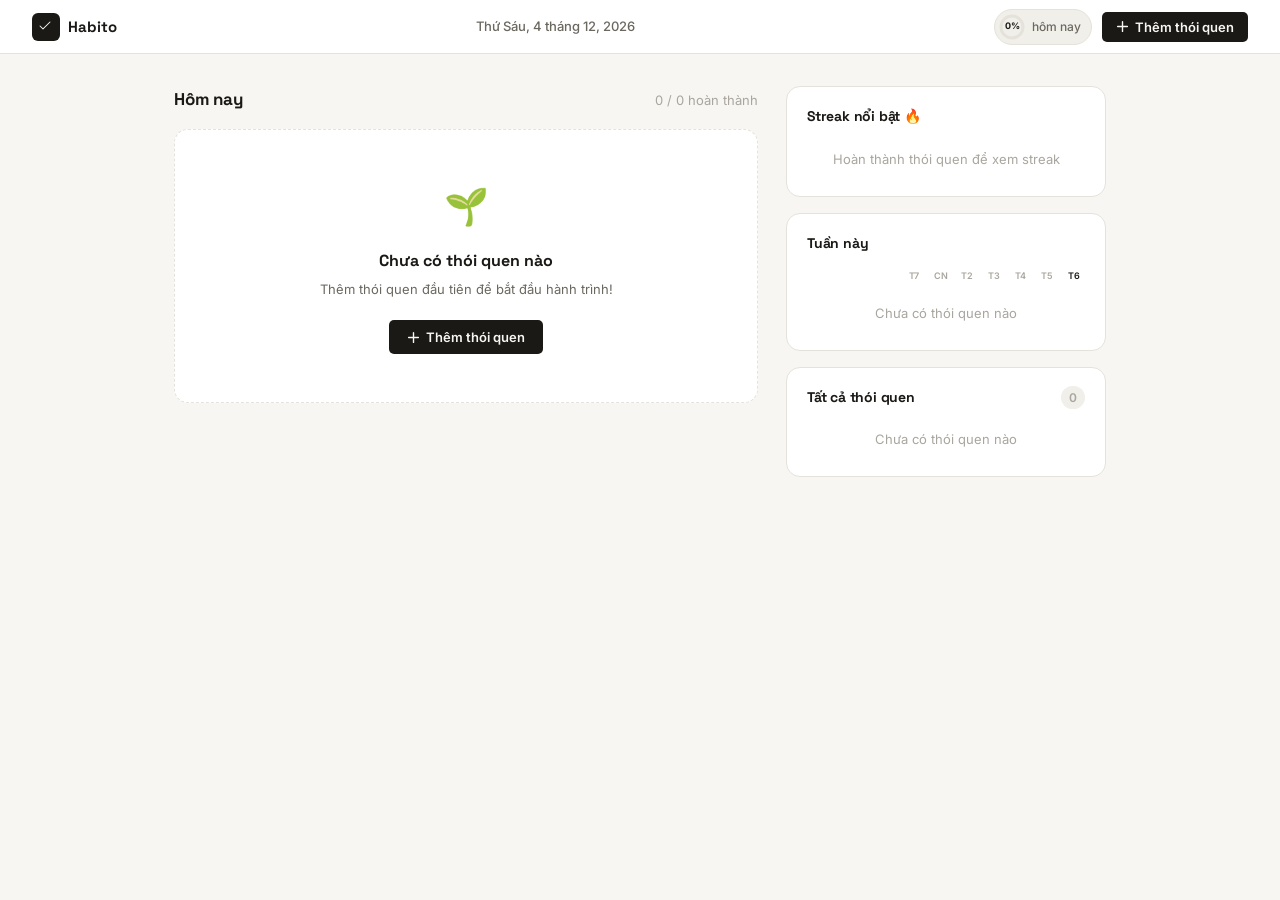
<file: 04-habit-tracker/index.html>
<!doctype html>
<html lang="vi">
  <head>
    <meta charset="UTF-8" />
    <meta name="viewport" content="width=device-width, initial-scale=1.0" />
    <title>Habito — Habit Tracker</title>
    <link rel="preconnect" href="https://fonts.googleapis.com" />
    <link rel="preconnect" href="https://fonts.gstatic.com" crossorigin />
    <link href="https://fonts.googleapis.com/css2?family=Inter:wght@300;400;500;600&family=Space+Grotesk:wght@400;500;600;700&display=swap" rel="stylesheet" />
    <link rel="stylesheet" href="./style.css" />
  </head>
  <body>
    <!-- Nav -->
    <nav>
      <div class="nav-logo">
        <div class="nav-logo-mark">
          <svg width="14" height="14" viewBox="0 0 14 14" fill="currentColor">
            <path fill-rule="evenodd" d="M11.354 1.646a.5.5 0 0 1 0 .708l-7 7a.5.5 0 0 1-.708 0l-3-3a.5.5 0 1 1 .708-.708L4 8.293l6.646-6.647a.5.5 0 0 1 .708 0z" clip-rule="evenodd" />
          </svg>
        </div>
        Habito
      </div>
      <div class="nav-center" id="nav-date"></div>
      <div class="nav-right">
        <div class="overall-chip" id="overall-chip">
          <div class="chip-ring-wrap">
            <svg width="28" height="28" viewBox="0 0 28 28">
              <circle class="chip-ring-bg" cx="14" cy="14" r="11" />
              <circle class="chip-ring-fg" id="chip-ring-fg" cx="14" cy="14" r="11" />
            </svg>
            <span class="chip-pct" id="chip-pct">0%</span>
          </div>
          <span class="chip-label">hôm nay</span>
        </div>
        <button class="nav-btn" id="add-habit-btn">
          <svg width="13" height="13" viewBox="0 0 14 14" fill="currentColor">
            <path d="M7 1a.75.75 0 0 1 .75.75v4.5h4.5a.75.75 0 0 1 0 1.5h-4.5v4.5a.75.75 0 0 1-1.5 0v-4.5h-4.5a.75.75 0 0 1 0-1.5h4.5v-4.5A.75.75 0 0 1 7 1z" />
          </svg>
          Thêm thói quen
        </button>
      </div>
    </nav>

    <div class="page">
      <!-- LEFT col -->
      <div class="left-col">
        <!-- Today's habits -->
        <div class="section-header">
          <div class="section-title">Hôm nay</div>
          <div class="section-sub" id="today-sub">0 / 0 hoàn thành</div>
        </div>

        <div id="habits-today" class="habits-today"></div>

        <!-- Empty state -->
        <div class="empty-today hidden" id="empty-today">
          <div class="empty-icon">🌱</div>
          <div class="empty-title">Chưa có thói quen nào</div>
          <div class="empty-desc">Thêm thói quen đầu tiên để bắt đầu hành trình!</div>
          <button class="btn-primary" id="empty-add-btn">
            <svg width="13" height="13" viewBox="0 0 14 14" fill="currentColor">
              <path d="M7 1a.75.75 0 0 1 .75.75v4.5h4.5a.75.75 0 0 1 0 1.5h-4.5v4.5a.75.75 0 0 1-1.5 0v-4.5h-4.5a.75.75 0 0 1 0-1.5h4.5v-4.5A.75.75 0 0 1 7 1z" />
            </svg>
            Thêm thói quen
          </button>
        </div>
      </div>

      <!-- RIGHT col -->
      <div class="right-col">
        <!-- Streak summary -->
        <div class="card streaks-card">
          <div class="card-title">Streak nổi bật 🔥</div>
          <div class="streaks-list" id="streaks-list">
            <div class="streaks-empty">Hoàn thành thói quen để xem streak</div>
          </div>
        </div>

        <!-- Weekly overview -->
        <div class="card">
          <div class="card-title">Tuần này</div>
          <div class="weekly-grid" id="weekly-grid"></div>
        </div>

        <!-- All habits manage -->
        <div class="card">
          <div class="card-header-row">
            <div class="card-title">Tất cả thói quen</div>
            <span class="habit-total-count" id="habit-total-count">0</span>
          </div>
          <div class="manage-list" id="manage-list"></div>
        </div>
      </div>
    </div>

    <!-- Add/Edit modal -->
    <div class="modal-backdrop" id="modal-backdrop">
      <div class="modal" id="modal">
        <div class="modal-header">
          <div class="modal-title" id="modal-title">Thêm thói quen</div>
          <button class="icon-btn" id="modal-close">
            <svg width="14" height="14" viewBox="0 0 14 14" fill="currentColor">
              <path
                d="M2.22 2.22a.75.75 0 0 1 1.06 0L7 5.94l3.72-3.72a.75.75 0 1 1 1.06 1.06L8.06 7l3.72 3.72a.75.75 0 1 1-1.06 1.06L7 8.06l-3.72 3.72a.75.75 0 0 1-1.06-1.06L5.94 7 2.22 3.28a.75.75 0 0 1 0-1.06z"
              />
            </svg>
          </button>
        </div>

        <div class="modal-body">
          <label class="form-label">Tên thói quen *</label>
          <input type="text" id="habit-name" class="form-input" placeholder="vd: Đọc sách 20 phút..." maxlength="60" />

          <label class="form-label">Mô tả</label>
          <input type="text" id="habit-desc" class="form-input" placeholder="Mô tả ngắn (không bắt buộc)..." maxlength="100" />

          <label class="form-label">Icon</label>
          <div class="emoji-picker" id="emoji-picker"></div>

          <label class="form-label">Màu sắc</label>
          <div class="color-picker" id="color-picker"></div>

          <label class="form-label">Lặp lại</label>
          <div class="days-picker" id="days-picker">
            <button class="day-btn active" data-day="0">CN</button>
            <button class="day-btn active" data-day="1">T2</button>
            <button class="day-btn active" data-day="2">T3</button>
            <button class="day-btn active" data-day="3">T4</button>
            <button class="day-btn active" data-day="4">T5</button>
            <button class="day-btn active" data-day="5">T6</button>
            <button class="day-btn active" data-day="6">T7</button>
          </div>

          <label class="form-label">Mục tiêu / ngày</label>
          <div class="goal-input-wrap">
            <button class="num-btn" id="goal-minus">−</button>
            <input type="number" id="habit-goal" value="1" min="1" max="99" />
            <button class="num-btn" id="goal-plus">+</button>
            <span class="goal-unit">lần</span>
          </div>
        </div>

        <div class="modal-footer">
          <button class="btn-ghost" id="modal-cancel">Hủy</button>
          <button class="btn-primary" id="modal-save">Lưu thói quen</button>
        </div>
      </div>
    </div>

    <!-- Confirm delete -->
    <div class="modal-backdrop" id="confirm-backdrop">
      <div class="modal confirm-modal">
        <div class="modal-header">
          <div class="modal-title">Xóa thói quen?</div>
        </div>
        <div class="modal-body">
          <p style="color: var(--text-2); font-size: 14px">Tất cả dữ liệu của thói quen này sẽ bị xóa vĩnh viễn.</p>
        </div>
        <div class="modal-footer">
          <button class="btn-ghost" id="confirm-cancel">Hủy</button>
          <button class="btn-danger" id="confirm-delete">Xóa</button>
        </div>
      </div>
    </div>

    <div class="toast-container" id="toasts"></div>

    <script src="./script.js"></script>
  </body>
</html>
</file>
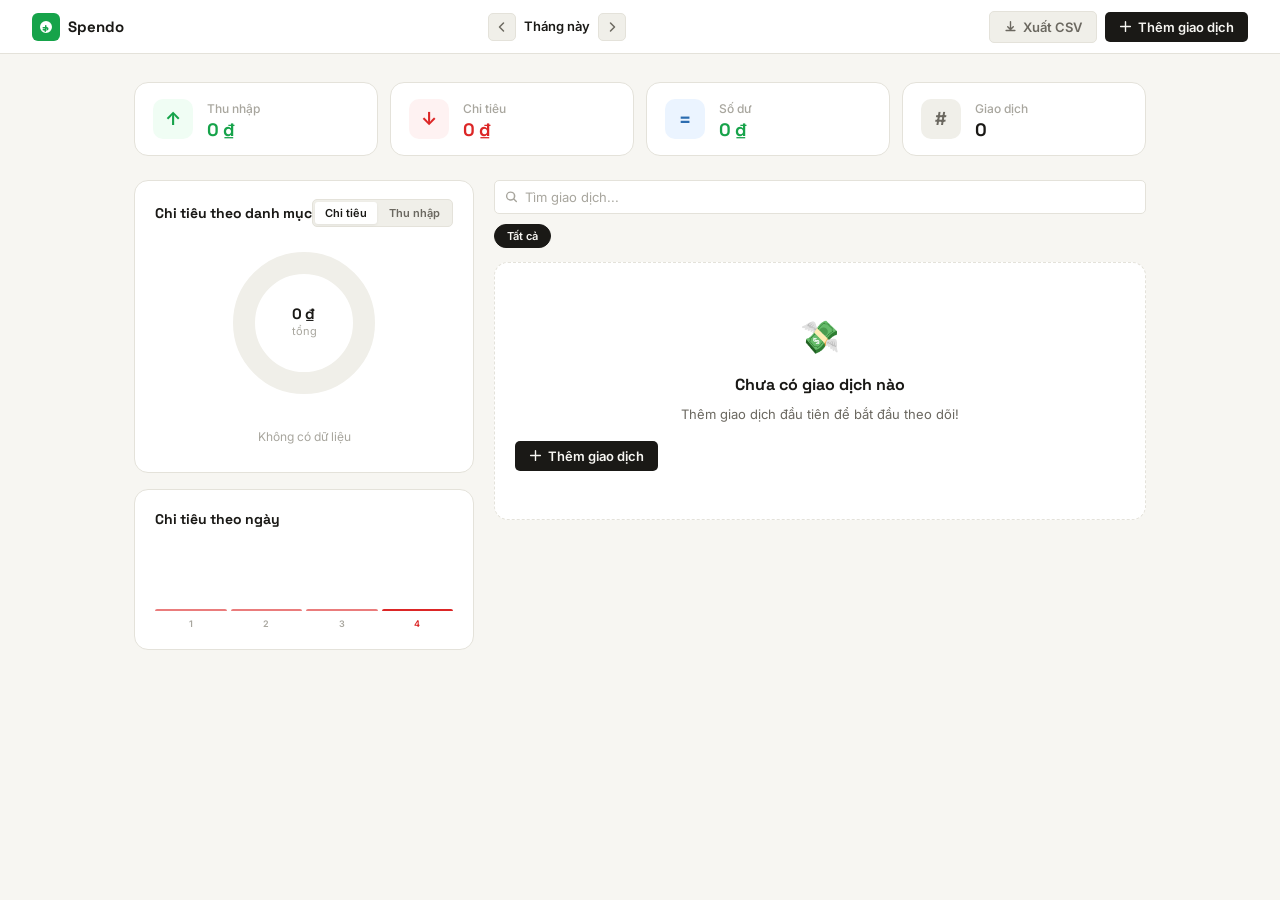
<file: 05-expense-tracker/index.html>
<!doctype html>
<html lang="vi">
  <head>
    <meta charset="UTF-8" />
    <meta name="viewport" content="width=device-width, initial-scale=1.0" />
    <title>Spendo — Quản lý chi tiêu</title>
    <link rel="preconnect" href="https://fonts.googleapis.com" />
    <link rel="preconnect" href="https://fonts.gstatic.com" crossorigin />
    <link href="https://fonts.googleapis.com/css2?family=Inter:wght@300;400;500;600&family=Space+Grotesk:wght@400;500;600;700&display=swap" rel="stylesheet" />
    <link rel="stylesheet" href="./style.css" />
  </head>
  <body>
    <!-- Nav -->
    <nav>
      <div class="nav-logo">
        <div class="nav-logo-mark">
          <svg width="14" height="14" viewBox="0 0 14 14" fill="currentColor">
            <path
              d="M7 1a6 6 0 1 0 0 12A6 6 0 0 0 7 1zM3.5 7.75A.75.75 0 0 1 4.25 7H6V5.75a.75.75 0 0 1 1.5 0V7h.25a1.75 1.75 0 1 1 0 3.5H7v.75a.75.75 0 0 1-1.5 0V10.5H4.25A.75.75 0 0 1 4.25 9H6V8.5H4.25a.75.75 0 0 1-.75-.75zM7 8.5v1h.75a.25.25 0 0 0 0-.5L7 8.5z"
            />
          </svg>
        </div>
        Spendo
      </div>
      <div class="nav-period" id="nav-period">
        <button class="period-btn" id="prev-period">
          <svg width="14" height="14" viewBox="0 0 14 14" fill="currentColor"><path d="M8.5 3L4.5 7l4 4" /></svg>
        </button>
        <span id="period-label">Tháng này</span>
        <button class="period-btn" id="next-period">
          <svg width="14" height="14" viewBox="0 0 14 14" fill="currentColor"><path d="M5.5 3L9.5 7l-4 4" /></svg>
        </button>
      </div>
      <div class="nav-right">
        <button class="nav-btn secondary" id="export-btn">
          <svg width="13" height="13" viewBox="0 0 14 14" fill="currentColor">
            <path
              d="M7 1a.75.75 0 0 1 .75.75V8.44l1.72-1.72a.75.75 0 1 1 1.06 1.06l-3 3a.75.75 0 0 1-1.06 0l-3-3a.75.75 0 0 1 1.06-1.06L6.25 8.44V1.75A.75.75 0 0 1 7 1zM1.5 11.25a.75.75 0 0 1 .75-.75h9.5a.75.75 0 0 1 0 1.5H2.25a.75.75 0 0 1-.75-.75z"
            />
          </svg>
          Xuất CSV
        </button>
        <button class="nav-btn primary" id="add-btn">
          <svg width="13" height="13" viewBox="0 0 14 14" fill="currentColor">
            <path d="M7 1a.75.75 0 0 1 .75.75v4.5h4.5a.75.75 0 0 1 0 1.5h-4.5v4.5a.75.75 0 0 1-1.5 0v-4.5h-4.5a.75.75 0 0 1 0-1.5h4.5v-4.5A.75.75 0 0 1 7 1z" />
          </svg>
          Thêm giao dịch
        </button>
      </div>
    </nav>

    <div class="page">
      <!-- TOP: summary cards -->
      <div class="summary-row">
        <div class="summary-card income">
          <div class="summary-icon">↑</div>
          <div class="summary-body">
            <div class="summary-label">Thu nhập</div>
            <div class="summary-amount" id="total-income">0 ₫</div>
          </div>
        </div>
        <div class="summary-card expense">
          <div class="summary-icon">↓</div>
          <div class="summary-body">
            <div class="summary-label">Chi tiêu</div>
            <div class="summary-amount" id="total-expense">0 ₫</div>
          </div>
        </div>
        <div class="summary-card balance">
          <div class="summary-icon">=</div>
          <div class="summary-body">
            <div class="summary-label">Số dư</div>
            <div class="summary-amount" id="total-balance">0 ₫</div>
          </div>
        </div>
        <div class="summary-card transactions">
          <div class="summary-icon">#</div>
          <div class="summary-body">
            <div class="summary-label">Giao dịch</div>
            <div class="summary-amount" id="total-txn">0</div>
          </div>
        </div>
      </div>

      <div class="main-grid">
        <!-- LEFT col -->
        <div class="left-col">
          <!-- Donut chart -->
          <div class="card chart-card">
            <div class="card-header-row">
              <div class="card-title">Chi tiêu theo danh mục</div>
              <div class="chart-toggle">
                <button class="toggle-tab active" data-type="expense">Chi tiêu</button>
                <button class="toggle-tab" data-type="income">Thu nhập</button>
              </div>
            </div>
            <div class="chart-wrap">
              <svg class="donut-svg" viewBox="0 0 160 160" id="donut-svg">
                <circle cx="80" cy="80" r="60" fill="none" stroke="var(--surface-2)" stroke-width="22" />
              </svg>
              <div class="donut-center" id="donut-center">
                <div class="donut-total" id="donut-total">0 ₫</div>
                <div class="donut-label">tổng</div>
              </div>
            </div>
            <div class="legend" id="chart-legend"></div>
          </div>

          <!-- Daily trend bar chart -->
          <div class="card">
            <div class="card-title">Chi tiêu theo ngày</div>
            <div class="bar-chart" id="daily-bars"></div>
            <div class="bar-labels" id="daily-labels"></div>
          </div>
        </div>

        <!-- RIGHT col -->
        <div class="right-col">
          <!-- Filter + search -->
          <div class="txn-toolbar">
            <div class="search-wrap">
              <svg class="search-icon" width="13" height="13" viewBox="0 0 14 14" fill="currentColor">
                <path fill-rule="evenodd" d="M6 1a5 5 0 1 0 3.197 8.906l2.45 2.45a.75.75 0 1 0 1.06-1.06l-2.45-2.45A5 5 0 0 0 6 1zM2.5 6a3.5 3.5 0 1 1 7 0 3.5 3.5 0 0 1-7 0z" clip-rule="evenodd" />
              </svg>
              <input type="text" id="search-input" class="search-input" placeholder="Tìm giao dịch..." />
            </div>
            <div class="filter-chips" id="filter-chips">
              <button class="fchip active" data-cat="all">Tất cả</button>
            </div>
          </div>

          <!-- Transaction list -->
          <div class="txn-list" id="txn-list"></div>

          <!-- Empty -->
          <div class="txn-empty hidden" id="txn-empty">
            <div style="font-size: 32px; margin-bottom: 10px">💸</div>
            <div class="empty-title">Chưa có giao dịch nào</div>
            <div class="empty-sub">Thêm giao dịch đầu tiên để bắt đầu theo dõi!</div>
            <button class="nav-btn primary" style="margin-top: 16px" id="empty-add-btn">
              <svg width="13" height="13" viewBox="0 0 14 14" fill="currentColor">
                <path d="M7 1a.75.75 0 0 1 .75.75v4.5h4.5a.75.75 0 0 1 0 1.5h-4.5v4.5a.75.75 0 0 1-1.5 0v-4.5h-4.5a.75.75 0 0 1 0-1.5h4.5v-4.5A.75.75 0 0 1 7 1z" />
              </svg>
              Thêm giao dịch
            </button>
          </div>
        </div>
      </div>
    </div>

    <!-- Add/Edit modal -->
    <div class="modal-backdrop" id="modal-backdrop">
      <div class="modal">
        <div class="modal-header">
          <div class="modal-title" id="modal-title">Thêm giao dịch</div>
          <button class="icon-btn" id="modal-close">
            <svg width="14" height="14" viewBox="0 0 14 14" fill="currentColor">
              <path
                d="M2.22 2.22a.75.75 0 0 1 1.06 0L7 5.94l3.72-3.72a.75.75 0 1 1 1.06 1.06L8.06 7l3.72 3.72a.75.75 0 1 1-1.06 1.06L7 8.06l-3.72 3.72a.75.75 0 0 1-1.06-1.06L5.94 7 2.22 3.28a.75.75 0 0 1 0-1.06z"
              />
            </svg>
          </button>
        </div>

        <div class="modal-body">
          <!-- Type toggle -->
          <div class="type-toggle" id="type-toggle">
            <button class="type-btn active" data-type="expense">Chi tiêu</button>
            <button class="type-btn" data-type="income">Thu nhập</button>
          </div>

          <label class="form-label">Số tiền *</label>
          <div class="amount-wrap">
            <span class="amount-prefix">₫</span>
            <input type="text" id="txn-amount" class="form-input amount-input" placeholder="0" inputmode="numeric" />
          </div>

          <label class="form-label">Mô tả *</label>
          <input type="text" id="txn-desc" class="form-input" placeholder="vd: Ăn trưa, Cà phê..." maxlength="80" />

          <label class="form-label">Danh mục</label>
          <div class="cat-grid" id="cat-grid"></div>

          <label class="form-label">Ngày</label>
          <input type="date" id="txn-date" class="form-input" />

          <label class="form-label">Ghi chú</label>
          <input type="text" id="txn-note" class="form-input" placeholder="Ghi chú (không bắt buộc)..." maxlength="120" />
        </div>

        <div class="modal-footer">
          <button class="btn-ghost" id="modal-cancel">Hủy</button>
          <button class="btn-primary" id="modal-save">Lưu</button>
        </div>
      </div>
    </div>

    <div class="toast-container" id="toasts"></div>
    <script src="./script.js"></script>
  </body>
</html>
</file>
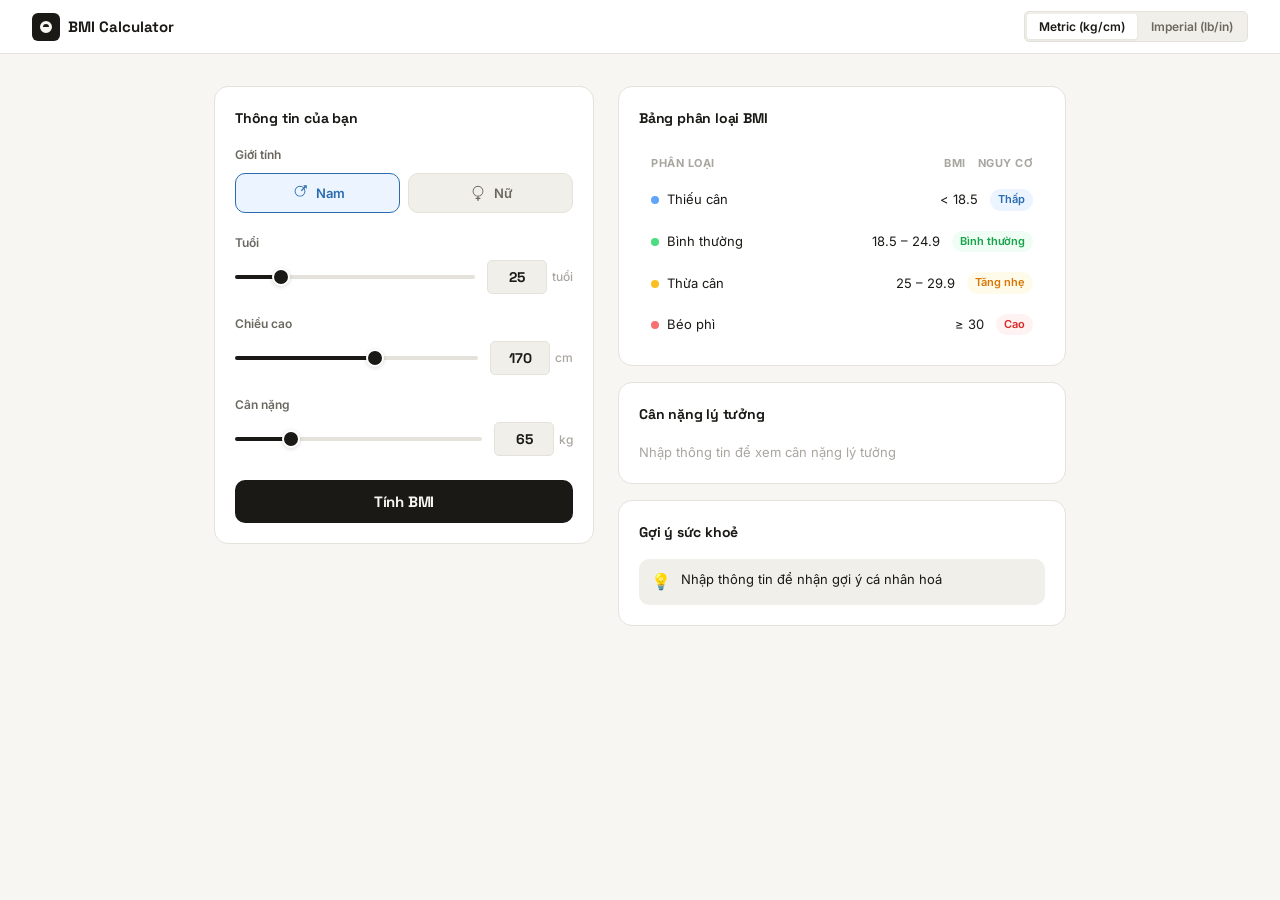
<file: 06-bmi-calculator/index.html>
<!doctype html>
<html lang="vi">
  <head>
    <meta charset="UTF-8" />
    <meta name="viewport" content="width=device-width, initial-scale=1.0" />
    <title>BMI — Chỉ số cơ thể</title>
    <link rel="preconnect" href="https://fonts.googleapis.com" />
    <link rel="preconnect" href="https://fonts.gstatic.com" crossorigin />
    <link href="https://fonts.googleapis.com/css2?family=Inter:wght@300;400;500;600&family=Space+Grotesk:wght@400;500;600;700&display=swap" rel="stylesheet" />
    <link rel="stylesheet" href="./style.css" />
  </head>
  <body>
    <nav>
      <div class="nav-logo">
        <div class="nav-logo-mark">
          <svg width="14" height="14" viewBox="0 0 14 14" fill="currentColor">
            <path d="M7 1a6 6 0 1 0 0 12A6 6 0 0 0 7 1zM4 7a3 3 0 0 1 6 0H4z" />
          </svg>
        </div>
        BMI Calculator
      </div>
      <div class="nav-unit-toggle" id="unit-toggle">
        <button class="unit-btn active" data-unit="metric">Metric (kg/cm)</button>
        <button class="unit-btn" data-unit="imperial">Imperial (lb/in)</button>
      </div>
    </nav>

    <div class="page">
      <!-- LEFT: inputs + result -->
      <div class="left-col">
        <!-- Input card -->
        <div class="card input-card">
          <div class="card-title">Thông tin của bạn</div>

          <!-- Gender -->
          <div class="field-group">
            <div class="field-label">Giới tính</div>
            <div class="gender-toggle" id="gender-toggle">
              <button class="gender-btn active" data-gender="male">
                <svg width="18" height="18" viewBox="0 0 20 20" fill="currentColor">
                  <path fill-rule="evenodd" d="M10 2a6 6 0 1 0 0 12A6 6 0 0 0 10 2zm0 11a5 5 0 1 1 0-10 5 5 0 0 1 0 10z" clip-rule="evenodd" />
                  <path d="M13.5 1.5h4v4l-1.5-1.5-4 4-1-1 4-4-1.5-1.5z" />
                </svg>
                Nam
              </button>
              <button class="gender-btn" data-gender="female">
                <svg width="18" height="18" viewBox="0 0 20 20" fill="currentColor">
                  <path fill-rule="evenodd" d="M10 2a6 6 0 1 0 0 12A6 6 0 0 0 10 2zm0 11a5 5 0 1 1 0-10 5 5 0 0 1 0 10z" clip-rule="evenodd" />
                  <path d="M10 14v4m-2-2h4" stroke="currentColor" stroke-width="1.5" stroke-linecap="round" />
                </svg>
                Nữ
              </button>
            </div>
          </div>

          <!-- Age -->
          <div class="field-group">
            <div class="field-label">Tuổi</div>
            <div class="slider-row">
              <input type="range" class="slider" id="age-slider" min="10" max="100" value="25" />
              <div class="slider-value-wrap">
                <input type="number" class="num-input" id="age-input" value="25" min="10" max="100" />
                <span class="unit-label">tuổi</span>
              </div>
            </div>
          </div>

          <!-- Height -->
          <div class="field-group">
            <div class="field-label">Chiều cao</div>
            <div class="slider-row">
              <input type="range" class="slider" id="height-slider" min="100" max="220" value="170" />
              <div class="slider-value-wrap">
                <input type="number" class="num-input" id="height-input" value="170" min="100" max="220" />
                <span class="unit-label" id="height-unit">cm</span>
              </div>
            </div>
          </div>

          <!-- Weight -->
          <div class="field-group">
            <div class="field-label">Cân nặng</div>
            <div class="slider-row">
              <input type="range" class="slider" id="weight-slider" min="30" max="200" value="65" />
              <div class="slider-value-wrap">
                <input type="number" class="num-input" id="weight-input" value="65" min="30" max="200" />
                <span class="unit-label" id="weight-unit">kg</span>
              </div>
            </div>
          </div>

          <button class="calc-btn" id="calc-btn">Tính BMI</button>
        </div>

        <!-- Result card -->
        <div class="card result-card hidden" id="result-card">
          <!-- BMI gauge -->
          <div class="gauge-wrap">
            <svg class="gauge-svg" viewBox="0 0 200 108">
              <!-- Gauge semicircle: cx=100 cy=100 r=80 -->
              <!-- angle(bmi) = 180 - (bmi-16)/24*180; sweep-flag=1 draws arc upward in SVG -->
              <!-- 1.5° gap between segments at join points -->

              <!-- Thiếu cân  16 → 18.5 -->
              <path d="M 20 100 A 80 80 0 0 1 23.92 75.28" stroke="#60A5FA" stroke-width="14" fill="none" stroke-linecap="round" />
              <!-- Bình thường 18.5 → 25 -->
              <path d="M 24.59 73.3 A 80 80 0 0 1 68.42 26.5" stroke="#4ADE80" stroke-width="14" fill="none" stroke-linecap="round" />
              <!-- Thừa cân   25 → 30 -->
              <path d="M 70.36 25.7 A 80 80 0 0 1 119.69 22.46" stroke="#FBBF24" stroke-width="14" fill="none" stroke-linecap="round" />
              <!-- Béo phì    30 → 40 -->
              <path d="M 121.72 23 A 80 80 0 0 1 180 100" stroke="#F87171" stroke-width="14" fill="none" stroke-linecap="round" />

              <!-- Needle: points straight up when rotate=0, pivot at (100,100) -->
              <line class="gauge-needle" id="gauge-needle" x1="100" y1="96" x2="100" y2="26" stroke-width="2.5" stroke-linecap="round" />
              <circle cx="100" cy="100" r="5" fill="var(--text-1)" />
              <circle cx="100" cy="100" r="2.5" fill="var(--surface)" />
            </svg>
            <div class="bmi-value-wrap">
              <div class="bmi-value" id="bmi-value">--</div>
              <div class="bmi-category" id="bmi-category">--</div>
            </div>
          </div>

          <!-- Scale bar -->
          <div class="scale-bar-wrap">
            <!-- Total range: 40-16=24. Ratios: 2.5/24, 6.5/24, 5/24, 10/24 -->
            <div class="scale-bar">
              <div class="scale-seg" style="background: #60a5fa; flex: 2.5"></div>
              <div class="scale-seg" style="background: #4ade80; flex: 6.5"></div>
              <div class="scale-seg" style="background: #fbbf24; flex: 5"></div>
              <div class="scale-seg" style="background: #f87171; flex: 10"></div>
            </div>
            <!-- Labels at exact % positions: (val-16)/24*100 -->
            <!-- 16→0%, 18.5→10.4%, 25→37.5%, 30→58.3%, 40→100% -->
            <div class="scale-labels-abs">
              <span style="left: 0%">16</span>
              <span style="left: 10.4%">18.5</span>
              <span style="left: 37.5%">25</span>
              <span style="left: 58.3%">30</span>
              <span style="left: 100%">40</span>
            </div>
            <div class="scale-pointer-wrap">
              <div class="scale-pointer" id="scale-pointer"></div>
            </div>
          </div>

          <!-- Stats grid -->
          <div class="stats-grid" id="stats-grid"></div>

          <!-- Advice -->
          <div class="advice-box" id="advice-box"></div>

          <!-- History mini -->
          <div class="history-section" id="history-section">
            <div class="history-header">
              <span class="history-title">Lịch sử</span>
              <button class="clear-btn" id="clear-history">Xóa</button>
            </div>
            <div class="history-list" id="history-list"></div>
          </div>
        </div>
      </div>

      <!-- RIGHT: info panels -->
      <div class="right-col">
        <!-- BMI table -->
        <div class="card">
          <div class="card-title">Bảng phân loại BMI</div>
          <div class="bmi-table">
            <div class="bmi-row header"><span>Phân loại</span><span>BMI</span><span>Nguy cơ</span></div>
            <div class="bmi-row" id="row-under">
              <span><span class="row-dot" style="background: #60a5fa"></span>Thiếu cân</span>
              <span>< 18.5</span>
              <span class="risk low">Thấp</span>
            </div>
            <div class="bmi-row" id="row-normal">
              <span><span class="row-dot" style="background: #4ade80"></span>Bình thường</span>
              <span>18.5 – 24.9</span>
              <span class="risk ok">Bình thường</span>
            </div>
            <div class="bmi-row" id="row-over">
              <span><span class="row-dot" style="background: #fbbf24"></span>Thừa cân</span>
              <span>25 – 29.9</span>
              <span class="risk med">Tăng nhẹ</span>
            </div>
            <div class="bmi-row" id="row-obese">
              <span><span class="row-dot" style="background: #f87171"></span>Béo phì</span>
              <span>≥ 30</span>
              <span class="risk high">Cao</span>
            </div>
          </div>
        </div>

        <!-- Ideal weight -->
        <div class="card" id="ideal-card">
          <div class="card-title">Cân nặng lý tưởng</div>
          <div class="ideal-content" id="ideal-content">
            <div class="ideal-placeholder">Nhập thông tin để xem cân nặng lý tưởng</div>
          </div>
        </div>

        <!-- Tips -->
        <div class="card tips-card" id="tips-card">
          <div class="card-title">Gợi ý sức khoẻ</div>
          <div class="tips-list" id="tips-list">
            <div class="tip-item">
              <span class="tip-icon">💡</span>
              <span>Nhập thông tin để nhận gợi ý cá nhân hoá</span>
            </div>
          </div>
        </div>
      </div>
    </div>

    <div class="toast-container" id="toasts"></div>
    <script src="./script.js"></script>
  </body>
</html>
</file>
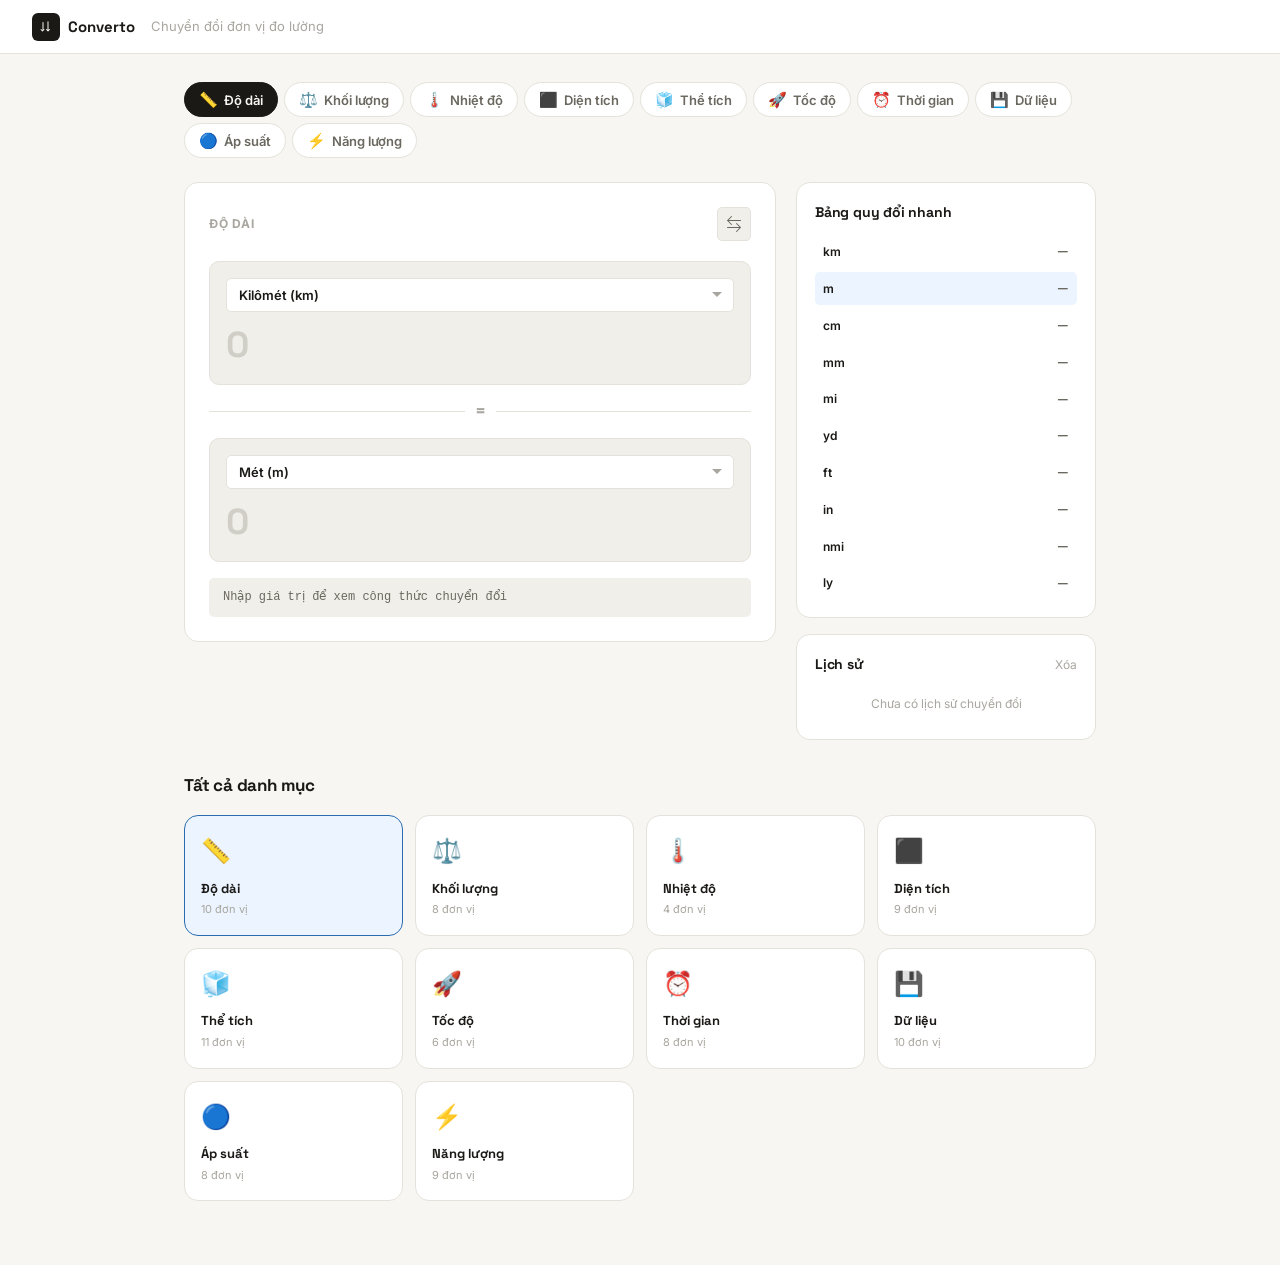
<file: 07-unit-converter/index.html>
<!doctype html>
<html lang="vi">
  <head>
    <meta charset="UTF-8" />
    <meta name="viewport" content="width=device-width, initial-scale=1.0" />
    <title>Converto — Chuyển đổi đơn vị</title>
    <link rel="preconnect" href="https://fonts.googleapis.com" />
    <link rel="preconnect" href="https://fonts.gstatic.com" crossorigin />
    <link href="https://fonts.googleapis.com/css2?family=Inter:wght@300;400;500;600&family=Space+Grotesk:wght@400;500;600;700&display=swap" rel="stylesheet" />
    <link rel="stylesheet" href="./style.css" />
  </head>
  <body>
    <nav>
      <div class="nav-logo">
        <div class="nav-logo-mark">
          <svg width="14" height="14" viewBox="0 0 14 14" fill="currentColor">
            <path
              d="M4.5 2.5a.5.5 0 0 0-1 0v7.793L2.354 9.146a.5.5 0 1 0-.708.708l1.5 1.5a.5.5 0 0 0 .708 0l1.5-1.5a.5.5 0 0 0-.708-.708L4.5 10.293V2.5zm5 7.207V1.707a.5.5 0 0 0-1 0v8.086l-.646-.647a.5.5 0 0 0-.708.708l1.5 1.5a.5.5 0 0 0 .708 0l1.5-1.5a.5.5 0 0 0-.708-.708L9.5 9.707z"
            />
          </svg>
        </div>
        Converto
      </div>
      <div class="nav-subtitle">Chuyển đổi đơn vị đo lường</div>
    </nav>

    <div class="page">
      <!-- Category tabs -->
      <div class="cat-tabs" id="cat-tabs"></div>

      <!-- Main converter -->
      <div class="converter-layout">
        <!-- Converter card -->
        <div class="converter-card" id="converter-card">
          <div class="conv-header">
            <div class="conv-category-label" id="conv-category-label"></div>
            <button class="swap-btn" id="swap-btn" title="Hoán đổi">
              <svg width="16" height="16" viewBox="0 0 16 16" fill="currentColor">
                <path
                  d="M1 11.5a.5.5 0 0 0 .5.5h11.793l-3.147 3.146a.5.5 0 0 0 .708.708l4-4a.5.5 0 0 0 0-.708l-4-4a.5.5 0 0 0-.708.708L13.293 11H1.5a.5.5 0 0 0-.5.5zm14-7a.5.5 0 0 1-.5.5H2.707l3.147 3.146a.5.5 0 1 1-.708.708l-4-4a.5.5 0 0 1 0-.708l4-4a.5.5 0 1 1 .708.708L2.707 4H14.5a.5.5 0 0 1 .5.5z"
                />
              </svg>
            </button>
          </div>

          <!-- From -->
          <div class="unit-block">
            <div class="unit-select-wrap">
              <select class="unit-select" id="from-unit"></select>
            </div>
            <input type="text" class="unit-input" id="from-input" placeholder="0" inputmode="decimal" />
          </div>

          <div class="equals-divider">
            <div class="equals-line"></div>
            <span class="equals-sign">=</span>
            <div class="equals-line"></div>
          </div>

          <!-- To -->
          <div class="unit-block">
            <div class="unit-select-wrap">
              <select class="unit-select" id="to-unit"></select>
            </div>
            <input type="text" class="unit-input" id="to-input" placeholder="0" inputmode="decimal" />
          </div>

          <!-- Formula hint -->
          <div class="formula-hint" id="formula-hint"></div>
        </div>

        <!-- Right panel -->
        <div class="right-panel">
          <!-- Quick reference all units -->
          <div class="card ref-card">
            <div class="card-title" id="ref-title">Bảng quy đổi nhanh</div>
            <div class="ref-table" id="ref-table"></div>
          </div>

          <!-- History -->
          <div class="card">
            <div class="card-header-row">
              <div class="card-title">Lịch sử</div>
              <button class="clear-btn" id="clear-history">Xóa</button>
            </div>
            <div class="history-list" id="history-list">
              <div class="history-empty">Chưa có lịch sử chuyển đổi</div>
            </div>
          </div>
        </div>
      </div>

      <!-- All categories overview -->
      <div class="all-cats-section">
        <div class="section-title">Tất cả danh mục</div>
        <div class="all-cats-grid" id="all-cats-grid"></div>
      </div>
    </div>

    <div class="toast-container" id="toasts"></div>
    <script src="./script.js"></script>
  </body>
</html>
</file>
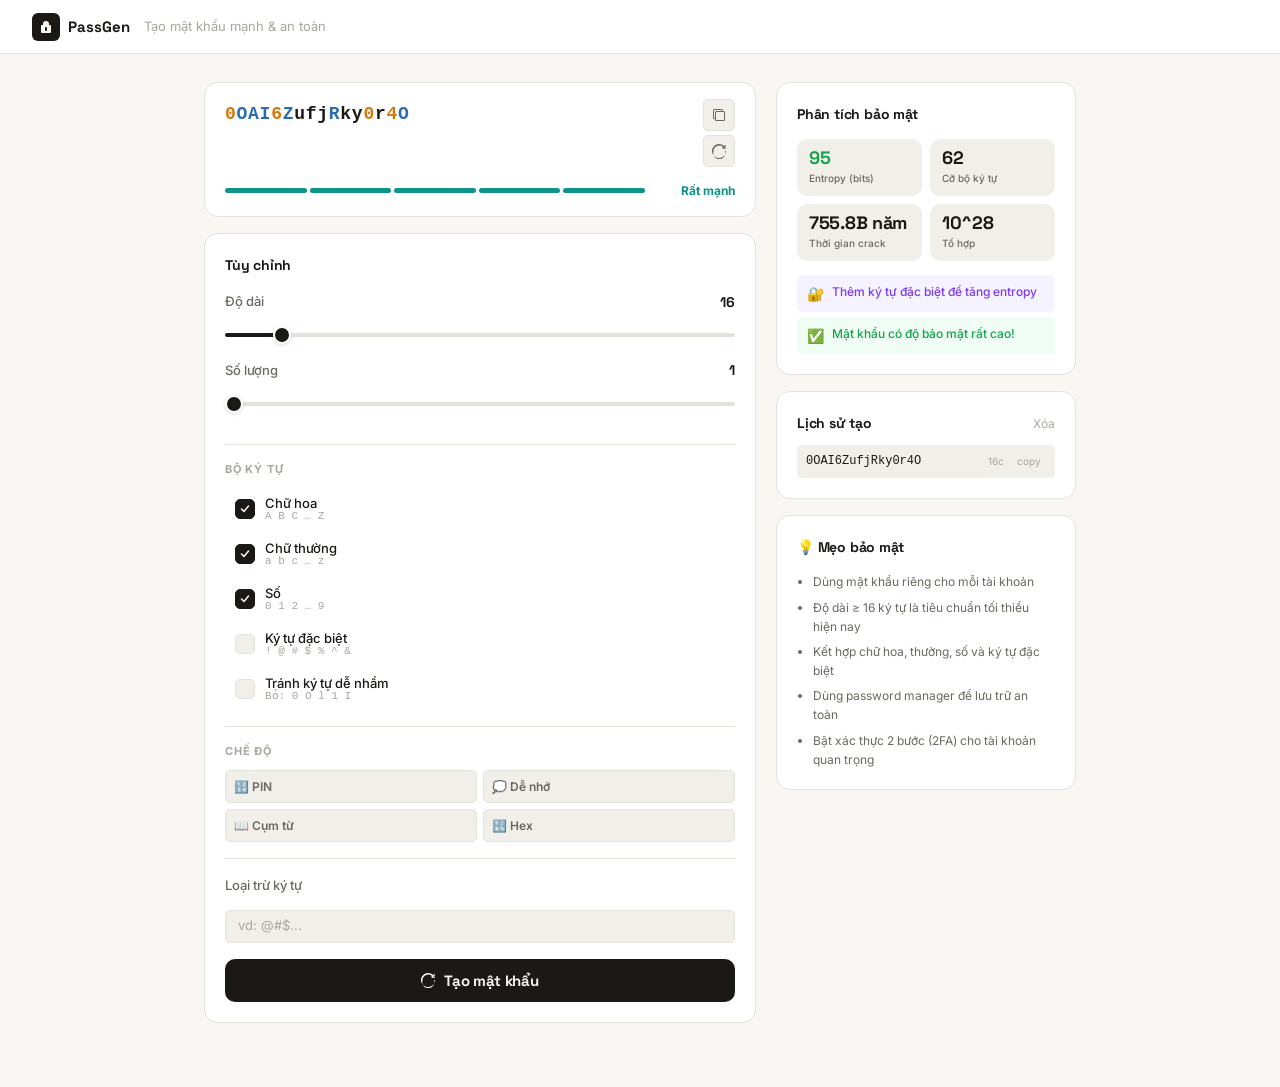
<file: 08-password-generator/index.html>
<!doctype html>
<html lang="vi">
  <head>
    <meta charset="UTF-8" />
    <meta name="viewport" content="width=device-width, initial-scale=1.0" />
    <title>PassGen — Tạo mật khẩu mạnh</title>
    <link rel="preconnect" href="https://fonts.googleapis.com" />
    <link rel="preconnect" href="https://fonts.gstatic.com" crossorigin />
    <link href="https://fonts.googleapis.com/css2?family=Inter:wght@300;400;500;600&family=Space+Grotesk:wght@400;500;600;700&display=swap" rel="stylesheet" />
    <link rel="stylesheet" href="./style.css" />
  </head>
  <body>
    <nav>
      <div class="nav-logo">
        <div class="nav-logo-mark">
          <svg width="14" height="14" viewBox="0 0 14 14" fill="currentColor">
            <path d="M7 1a3 3 0 0 0-3 3v1H3a1 1 0 0 0-1 1v6a1 1 0 0 0 1 1h8a1 1 0 0 0 1-1V6a1 1 0 0 0-1-1h-1V4a3 3 0 0 0-3-3zm2 4V4a2 2 0 1 0-4 0v1h4zm-3 3a1 1 0 1 1 2 0v2a1 1 0 1 1-2 0V8z" />
          </svg>
        </div>
        PassGen
      </div>
      <div class="nav-tagline">Tạo mật khẩu mạnh & an toàn</div>
    </nav>

    <div class="page">
      <div class="main-layout">
        <!-- LEFT: Generator -->
        <div class="gen-col">
          <!-- Output card -->
          <div class="card output-card">
            <div class="output-wrap" id="output-wrap">
              <div class="password-display" id="password-display">
                <span class="pw-placeholder">Nhấn tạo để bắt đầu...</span>
              </div>
              <div class="output-actions">
                <button class="icon-btn" id="copy-btn" title="Sao chép (Ctrl+C)">
                  <svg width="15" height="15" viewBox="0 0 15 15" fill="currentColor">
                    <path
                      d="M1 9.5A1.5 1.5 0 0 0 2.5 11H3v.5A1.5 1.5 0 0 0 4.5 13h7A1.5 1.5 0 0 0 13 11.5v-7A1.5 1.5 0 0 0 11.5 3H11V2.5A1.5 1.5 0 0 0 9.5 1h-7A1.5 1.5 0 0 0 1 2.5v7zm1-7A.5.5 0 0 1 2.5 2h7a.5.5 0 0 1 .5.5V3H4.5A1.5 1.5 0 0 0 3 4.5V10h-.5A.5.5 0 0 1 2 9.5v-7zm2 2A.5.5 0 0 1 4.5 4h7a.5.5 0 0 1 .5.5v7a.5.5 0 0 1-.5.5h-7a.5.5 0 0 1-.5-.5v-7z"
                    />
                  </svg>
                </button>
                <button class="icon-btn" id="refresh-btn" title="Tạo lại (Space)">
                  <svg width="15" height="15" viewBox="0 0 15 15" fill="currentColor">
                    <path d="M1.5 7.5a6 6 0 0 1 9.927-4.547.5.5 0 0 0 .646-.765A7 7 0 1 0 14 7.5a.5.5 0 0 0-1 0 6 6 0 1 1-11.5 0z" />
                    <path d="M13.854 1.146a.5.5 0 0 0-.707 0L11.5 2.793V1.5a.5.5 0 0 0-1 0v2.707a.5.5 0 0 0 .5.5H13.7a.5.5 0 0 0 0-1h-1.293l1.447-1.447a.5.5 0 0 0 0-.707z" />
                  </svg>
                </button>
              </div>
            </div>

            <!-- Strength meter -->
            <div class="strength-wrap">
              <div class="strength-bars" id="strength-bars">
                <div class="sbar"></div>
                <div class="sbar"></div>
                <div class="sbar"></div>
                <div class="sbar"></div>
                <div class="sbar"></div>
              </div>
              <span class="strength-label" id="strength-label">—</span>
            </div>
          </div>

          <!-- Options card -->
          <div class="card options-card">
            <div class="card-title">Tùy chỉnh</div>

            <!-- Length -->
            <div class="option-row">
              <div class="option-label">
                <span>Độ dài</span>
                <span class="option-val" id="length-val">16</span>
              </div>
              <input type="range" class="slider" id="length-slider" min="4" max="128" value="16" />
            </div>

            <!-- Quantity -->
            <div class="option-row">
              <div class="option-label">
                <span>Số lượng</span>
                <span class="option-val" id="qty-val">1</span>
              </div>
              <input type="range" class="slider" id="qty-slider" min="1" max="20" value="1" />
            </div>

            <div class="divider"></div>

            <!-- Character sets -->
            <div class="option-section-label">Bộ ký tự</div>

            <label class="checkbox-row" id="chk-upper">
              <div class="custom-checkbox active" data-key="upper">
                <svg class="chk-icon" width="10" height="10" viewBox="0 0 10 10">
                  <polyline points="1.5,5 4,7.5 8.5,2" stroke="currentColor" stroke-width="1.5" stroke-linecap="round" stroke-linejoin="round" fill="none" />
                </svg>
              </div>
              <div class="chk-info">
                <span class="chk-label">Chữ hoa</span>
                <span class="chk-sample">A B C … Z</span>
              </div>
            </label>

            <label class="checkbox-row" id="chk-lower">
              <div class="custom-checkbox active" data-key="lower">
                <svg class="chk-icon" width="10" height="10" viewBox="0 0 10 10">
                  <polyline points="1.5,5 4,7.5 8.5,2" stroke="currentColor" stroke-width="1.5" stroke-linecap="round" stroke-linejoin="round" fill="none" />
                </svg>
              </div>
              <div class="chk-info">
                <span class="chk-label">Chữ thường</span>
                <span class="chk-sample">a b c … z</span>
              </div>
            </label>

            <label class="checkbox-row" id="chk-numbers">
              <div class="custom-checkbox active" data-key="numbers">
                <svg class="chk-icon" width="10" height="10" viewBox="0 0 10 10">
                  <polyline points="1.5,5 4,7.5 8.5,2" stroke="currentColor" stroke-width="1.5" stroke-linecap="round" stroke-linejoin="round" fill="none" />
                </svg>
              </div>
              <div class="chk-info">
                <span class="chk-label">Số</span>
                <span class="chk-sample">0 1 2 … 9</span>
              </div>
            </label>

            <label class="checkbox-row" id="chk-symbols">
              <div class="custom-checkbox" data-key="symbols">
                <svg class="chk-icon" width="10" height="10" viewBox="0 0 10 10">
                  <polyline points="1.5,5 4,7.5 8.5,2" stroke="currentColor" stroke-width="1.5" stroke-linecap="round" stroke-linejoin="round" fill="none" />
                </svg>
              </div>
              <div class="chk-info">
                <span class="chk-label">Ký tự đặc biệt</span>
                <span class="chk-sample">! @ # $ % ^ &</span>
              </div>
            </label>

            <label class="checkbox-row" id="chk-similar">
              <div class="custom-checkbox" data-key="similar">
                <svg class="chk-icon" width="10" height="10" viewBox="0 0 10 10">
                  <polyline points="1.5,5 4,7.5 8.5,2" stroke="currentColor" stroke-width="1.5" stroke-linecap="round" stroke-linejoin="round" fill="none" />
                </svg>
              </div>
              <div class="chk-info">
                <span class="chk-label">Tránh ký tự dễ nhầm</span>
                <span class="chk-sample">Bỏ: 0 O l 1 I</span>
              </div>
            </label>

            <div class="divider"></div>

            <!-- Mode -->
            <div class="option-section-label">Chế độ</div>
            <div class="mode-grid">
              <button class="mode-btn" data-mode="pin">🔢 PIN</button>
              <button class="mode-btn" data-mode="memorable">💭 Dễ nhớ</button>
              <button class="mode-btn" data-mode="passphrase">📖 Cụm từ</button>
              <button class="mode-btn" data-mode="hex">🔣 Hex</button>
            </div>

            <div class="divider"></div>

            <!-- Exclude chars -->
            <div class="option-label"><span>Loại trừ ký tự</span></div>
            <input type="text" class="exclude-input" id="exclude-input" placeholder="vd: @#$..." />

            <button class="generate-btn" id="generate-btn">
              <svg width="15" height="15" viewBox="0 0 15 15" fill="currentColor">
                <path d="M1.5 7.5a6 6 0 0 1 9.927-4.547.5.5 0 0 0 .646-.765A7 7 0 1 0 14 7.5a.5.5 0 0 0-1 0 6 6 0 1 1-11.5 0z" />
                <path d="M13.854 1.146a.5.5 0 0 0-.707 0L11.5 2.793V1.5a.5.5 0 0 0-1 0v2.707a.5.5 0 0 0 .5.5H13.7a.5.5 0 0 0 0-1h-1.293l1.447-1.447a.5.5 0 0 0 0-.707z" />
              </svg>
              Tạo mật khẩu
            </button>
          </div>
        </div>

        <!-- RIGHT: Info + History -->
        <div class="info-col">
          <!-- Entropy card -->
          <div class="card entropy-card" id="entropy-card">
            <div class="card-title">Phân tích bảo mật</div>
            <div class="entropy-grid" id="entropy-grid">
              <div class="entropy-item">
                <div class="entropy-val" id="e-entropy">—</div>
                <div class="entropy-lbl">Entropy (bits)</div>
              </div>
              <div class="entropy-item">
                <div class="entropy-val" id="e-pool">—</div>
                <div class="entropy-lbl">Cỡ bộ ký tự</div>
              </div>
              <div class="entropy-item">
                <div class="entropy-val" id="e-crack">—</div>
                <div class="entropy-lbl">Thời gian crack</div>
              </div>
              <div class="entropy-item">
                <div class="entropy-val" id="e-combos">—</div>
                <div class="entropy-lbl">Tổ hợp</div>
              </div>
            </div>

            <!-- Tips -->
            <div class="tips-list" id="tips-list"></div>
          </div>

          <!-- Password history -->
          <div class="card">
            <div class="card-header-row">
              <div class="card-title">Lịch sử tạo</div>
              <button class="clear-btn" id="clear-history">Xóa</button>
            </div>
            <div class="pw-history" id="pw-history">
              <div class="history-empty">Chưa có mật khẩu nào được tạo</div>
            </div>
          </div>

          <!-- Tips card -->
          <div class="card tips-static-card">
            <div class="card-title">💡 Mẹo bảo mật</div>
            <ul class="static-tips">
              <li>Dùng mật khẩu riêng cho mỗi tài khoản</li>
              <li>Độ dài ≥ 16 ký tự là tiêu chuẩn tối thiểu hiện nay</li>
              <li>Kết hợp chữ hoa, thường, số và ký tự đặc biệt</li>
              <li>Dùng password manager để lưu trữ an toàn</li>
              <li>Bật xác thực 2 bước (2FA) cho tài khoản quan trọng</li>
            </ul>
          </div>
        </div>
      </div>
    </div>

    <div class="toast-container" id="toasts"></div>
    <script src="./script.js"></script>
  </body>
</html>
</file>
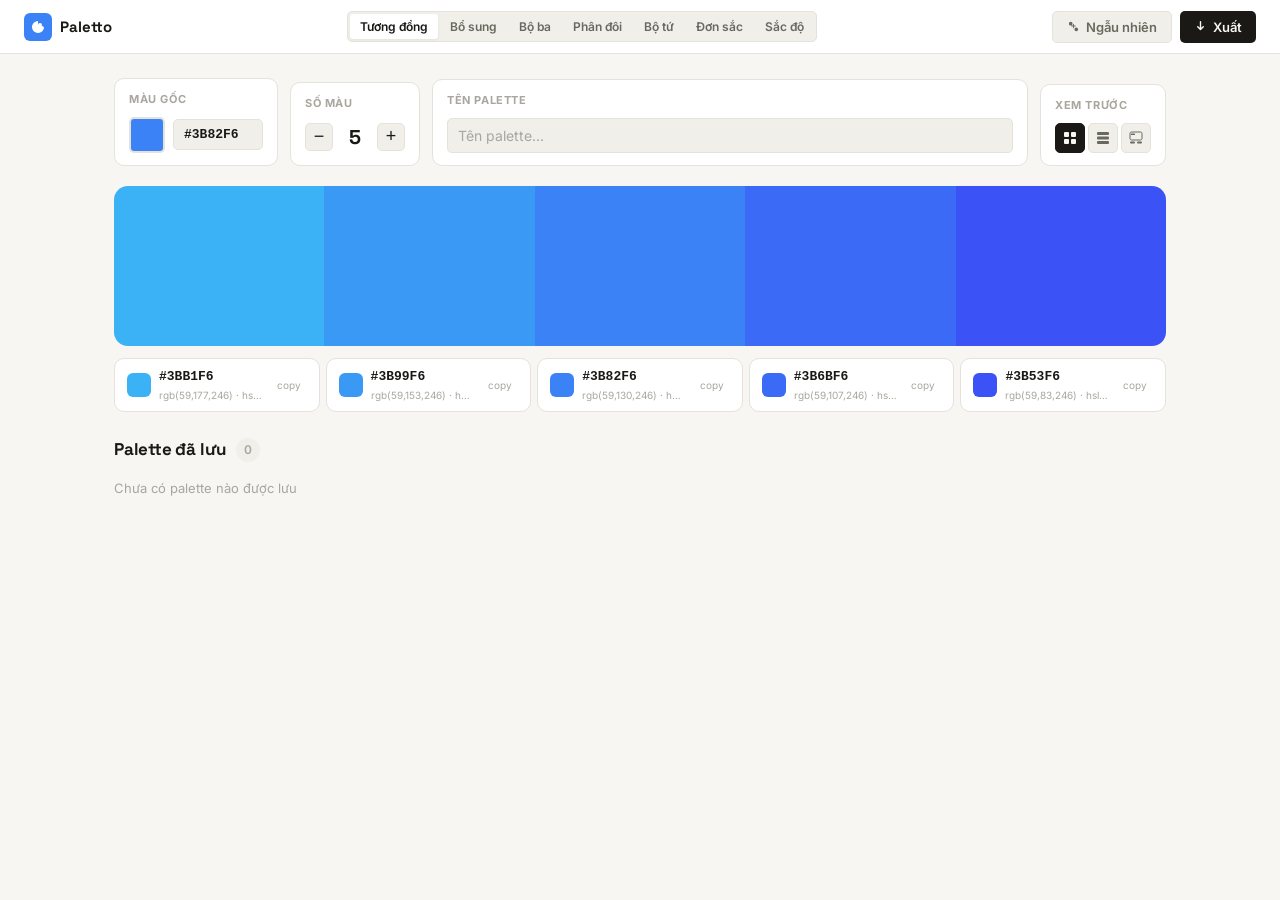
<file: 09-color-palette-generator/index.html>
<!doctype html>
<html lang="vi">
  <head>
    <meta charset="UTF-8" />
    <meta name="viewport" content="width=device-width, initial-scale=1.0" />
    <title>Paletto — Color Palette Generator</title>
    <link rel="preconnect" href="https://fonts.googleapis.com" />
    <link rel="preconnect" href="https://fonts.gstatic.com" crossorigin />
    <link href="https://fonts.googleapis.com/css2?family=Inter:wght@300;400;500;600&family=Space+Grotesk:wght@400;500;600;700&display=swap" rel="stylesheet" />
    <link rel="stylesheet" href="./style.css" />
  </head>
  <body>
    <nav>
      <div class="nav-logo">
        <div class="nav-logo-mark" id="nav-logo-mark">
          <svg width="14" height="14" viewBox="0 0 14 14" fill="currentColor">
            <path d="M7 1a6 6 0 1 0 5.659 8A2 2 0 0 0 9 7a2 2 0 0 0 2-2 2 2 0 0 0-2-2 2 2 0 0 0-2 2H5A2 2 0 0 0 3 7a2 2 0 0 0 2 2 2 2 0 0 0 2-2z" />
          </svg>
        </div>
        Paletto
      </div>

      <div class="nav-controls">
        <!-- Harmony mode -->
        <div class="harmony-tabs" id="harmony-tabs">
          <button class="harmony-tab active" data-harmony="analogous">Tương đồng</button>
          <button class="harmony-tab" data-harmony="complementary">Bổ sung</button>
          <button class="harmony-tab" data-harmony="triadic">Bộ ba</button>
          <button class="harmony-tab" data-harmony="split">Phân đôi</button>
          <button class="harmony-tab" data-harmony="tetradic">Bộ tứ</button>
          <button class="harmony-tab" data-harmony="monochromatic">Đơn sắc</button>
          <button class="harmony-tab" data-harmony="shades">Sắc độ</button>
        </div>
      </div>

      <div class="nav-actions">
        <button class="nav-btn secondary" id="random-btn" title="Màu ngẫu nhiên (Space)">
          <svg width="13" height="13" viewBox="0 0 14 14" fill="currentColor">
            <path
              d="M4.5 6.5A.5.5 0 0 1 5 6h1.5V4.5a.5.5 0 0 1 1 0V6H9a.5.5 0 0 1 0 1H7.5v1.5a.5.5 0 0 1-1 0V7H5a.5.5 0 0 1-.5-.5zM2 4a2 2 0 1 1 4 0 2 2 0 0 1-4 0zm6 6a2 2 0 1 1 4 0 2 2 0 0 1-4 0z"
            />
          </svg>
          Ngẫu nhiên
        </button>
        <button class="nav-btn primary" id="export-btn">
          <svg width="13" height="13" viewBox="0 0 14 14" fill="currentColor">
            <path d="M7 1a.75.75 0 0 1 .75.75V8.44l1.72-1.72a.75.75 0 1 1 1.06 1.06l-3 3a.75.75 0 0 1-1.06 0l-3-3a.75.75 0 0 1 1.06-1.06L6.25 8.44V1.75A.75.75 0 0 1 7 1z" />
          </svg>
          Xuất
        </button>
      </div>
    </nav>

    <div class="page">
      <!-- Base color picker row -->
      <div class="picker-row">
        <div class="picker-card">
          <div class="picker-label">Màu gốc</div>
          <div class="picker-wrap">
            <div class="color-swatch-btn" id="color-swatch-btn">
              <div class="swatch-preview" id="swatch-preview"></div>
            </div>
            <input type="color" id="color-picker-input" value="#3B82F6" />
            <input type="text" id="hex-text-input" class="hex-text" placeholder="#3B82F6" maxlength="7" />
          </div>
        </div>

        <div class="picker-card">
          <div class="picker-label">Số màu</div>
          <div class="count-wrap">
            <button class="count-btn" id="count-minus">−</button>
            <span class="count-val" id="count-val">5</span>
            <button class="count-btn" id="count-plus">+</button>
          </div>
        </div>

        <div class="picker-card flex-grow">
          <div class="picker-label">Tên palette</div>
          <input type="text" id="palette-name" class="palette-name-input" placeholder="Tên palette..." maxlength="40" />
        </div>

        <div class="picker-card">
          <div class="picker-label">Xem trước</div>
          <div class="preview-mode-toggle">
            <button class="preview-btn active" data-view="swatches" title="Swatches">
              <svg width="14" height="14" viewBox="0 0 14 14" fill="currentColor">
                <rect x="1" y="1" width="5" height="5" rx="1" />
                <rect x="8" y="1" width="5" height="5" rx="1" />
                <rect x="1" y="8" width="5" height="5" rx="1" />
                <rect x="8" y="8" width="5" height="5" rx="1" />
              </svg>
            </button>
            <button class="preview-btn" data-view="strips" title="Strips">
              <svg width="14" height="14" viewBox="0 0 14 14" fill="currentColor">
                <rect x="1" y="1" width="12" height="3" rx="1" />
                <rect x="1" y="5.5" width="12" height="3" rx="1" />
                <rect x="1" y="10" width="12" height="3" rx="1" />
              </svg>
            </button>
            <button class="preview-btn" data-view="ui" title="UI preview">
              <svg width="14" height="14" viewBox="0 0 14 14" fill="currentColor">
                <rect x="1" y="1" width="12" height="8" rx="1.5" fill="none" stroke="currentColor" stroke-width="1" />
                <rect x="2" y="2.5" width="4" height="1.5" rx=".5" />
                <rect x="8" y="10.5" width="5" height="2" rx="1" />
                <rect x="1" y="10.5" width="5" height="2" rx="1" />
              </svg>
            </button>
          </div>
        </div>
      </div>

      <!-- Palette display -->
      <div class="palette-display" id="palette-display"></div>

      <!-- Color info bar -->
      <div class="color-info-bar" id="color-info-bar"></div>

      <!-- Saved palettes -->
      <div class="saved-section">
        <div class="saved-header">
          <div class="section-title">Palette đã lưu</div>
          <span class="saved-count" id="saved-count">0</span>
        </div>
        <div class="saved-grid" id="saved-grid">
          <div class="saved-empty">Chưa có palette nào được lưu</div>
        </div>
      </div>
    </div>

    <!-- Export modal -->
    <div class="modal-backdrop" id="export-modal">
      <div class="modal">
        <div class="modal-header">
          <div class="modal-title">Xuất Palette</div>
          <button class="icon-btn" id="modal-close">
            <svg width="13" height="13" viewBox="0 0 14 14" fill="currentColor">
              <path
                d="M2.22 2.22a.75.75 0 0 1 1.06 0L7 5.94l3.72-3.72a.75.75 0 1 1 1.06 1.06L8.06 7l3.72 3.72a.75.75 0 1 1-1.06 1.06L7 8.06l-3.72 3.72a.75.75 0 0 1-1.06-1.06L5.94 7 2.22 3.28a.75.75 0 0 1 0-1.06z"
              />
            </svg>
          </button>
        </div>
        <div class="modal-body">
          <div class="export-tabs" id="export-tabs">
            <button class="export-tab active" data-fmt="hex">HEX</button>
            <button class="export-tab" data-fmt="rgb">RGB</button>
            <button class="export-tab" data-fmt="hsl">HSL</button>
            <button class="export-tab" data-fmt="css">CSS Vars</button>
            <button class="export-tab" data-fmt="tailwind">Tailwind</button>
            <button class="export-tab" data-fmt="scss">SCSS</button>
          </div>
          <pre class="export-code" id="export-code"></pre>
          <button class="btn-primary" id="copy-export-btn">Sao chép</button>
        </div>
      </div>
    </div>

    <div class="toast-container" id="toasts"></div>
    <script src="./script.js"></script>
  </body>
</html>
</file>
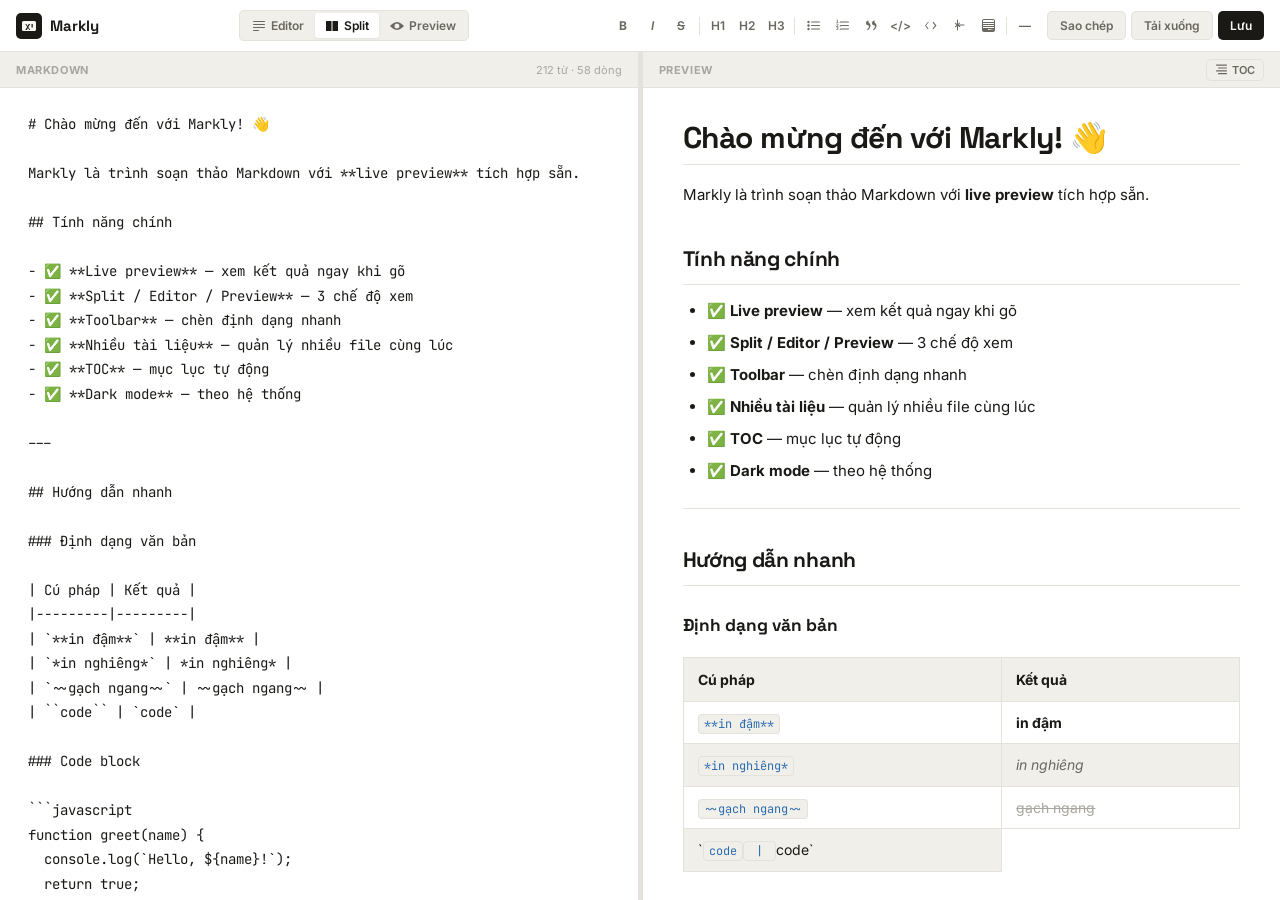
<file: 10-markdown-previewer/index.html>
<!doctype html>
<html lang="vi">
  <head>
    <meta charset="UTF-8" />
    <meta name="viewport" content="width=device-width, initial-scale=1.0" />
    <title>Markly — Markdown Previewer</title>
    <link rel="preconnect" href="https://fonts.googleapis.com" />
    <link rel="preconnect" href="https://fonts.gstatic.com" crossorigin />
    <link href="https://fonts.googleapis.com/css2?family=Inter:wght@300;400;500;600&family=Space+Grotesk:wght@400;500;600;700&family=JetBrains+Mono:wght@400;500&display=swap" rel="stylesheet" />
    <link rel="stylesheet" href="./style.css" />
  </head>
  <body>
    <!-- Nav -->
    <nav>
      <div class="nav-logo">
        <div class="nav-logo-mark">
          <svg width="14" height="14" viewBox="0 0 14 14" fill="currentColor">
            <path
              d="M1.5 2A1.5 1.5 0 0 0 0 3.5v7A1.5 1.5 0 0 0 1.5 12h11A1.5 1.5 0 0 0 14 10.5v-7A1.5 1.5 0 0 0 12.5 2h-11zm1.25 3h1.5l1.25 2 1.25-2h1.5l-2 3 2 3H7.25L6 9 4.75 11H3.25l2-3-2-3zm6.5 0h1.5v4.5H12V9.5h-1.25v-1H9.5V5z"
            />
          </svg>
        </div>
        Markly
      </div>

      <div class="nav-center">
        <!-- View mode -->
        <div class="view-toggle" id="view-toggle">
          <button class="view-btn" data-view="editor" title="Chỉ soạn thảo">
            <svg width="14" height="14" viewBox="0 0 14 14" fill="currentColor">
              <path
                d="M1 2.5A.5.5 0 0 1 1.5 2h11a.5.5 0 0 1 0 1h-11A.5.5 0 0 1 1 2.5zm0 3A.5.5 0 0 1 1.5 5h11a.5.5 0 0 1 0 1h-11A.5.5 0 0 1 1 5.5zm0 3A.5.5 0 0 1 1.5 8h11a.5.5 0 0 1 0 1h-11A.5.5 0 0 1 1 8.5zm0 3A.5.5 0 0 1 1.5 11h5a.5.5 0 0 1 0 1h-5A.5.5 0 0 1 1 11.5z"
              />
            </svg>
            Editor
          </button>
          <button class="view-btn active" data-view="split" title="Split view">
            <svg width="14" height="14" viewBox="0 0 14 14" fill="currentColor">
              <path d="M6.5 2h-5A.5.5 0 0 0 1 2.5v9a.5.5 0 0 0 .5.5h5v-10zm1 0v10h5a.5.5 0 0 0 .5-.5v-9A.5.5 0 0 0 12.5 2h-5z" />
            </svg>
            Split
          </button>
          <button class="view-btn" data-view="preview" title="Chỉ xem trước">
            <svg width="14" height="14" viewBox="0 0 14 14" fill="currentColor">
              <path d="M7 3C4 3 1.5 5.5 0 7c1.5 1.5 4 4 7 4s5.5-2.5 7-4c-1.5-1.5-4-4-7-4zm0 6.5a2.5 2.5 0 1 1 0-5 2.5 2.5 0 0 1 0 5z" />
            </svg>
            Preview
          </button>
        </div>
      </div>

      <div class="nav-right">
        <!-- Toolbar -->
        <div class="toolbar" id="toolbar">
          <button class="tool-btn" data-action="bold" title="Bold (Ctrl+B)"><strong>B</strong></button>
          <button class="tool-btn italic" data-action="italic" title="Italic (Ctrl+I)"><em>I</em></button>
          <button class="tool-btn" data-action="strikethrough" title="Gạch ngang"><s>S</s></button>
          <div class="tool-sep"></div>
          <button class="tool-btn" data-action="h1" title="Heading 1">H1</button>
          <button class="tool-btn" data-action="h2" title="Heading 2">H2</button>
          <button class="tool-btn" data-action="h3" title="Heading 3">H3</button>
          <div class="tool-sep"></div>
          <button class="tool-btn" data-action="ul" title="Danh sách">
            <svg width="13" height="13" viewBox="0 0 13 13" fill="currentColor">
              <circle cx="1.5" cy="3" r="1.2" />
              <rect x="4" y="2.4" width="9" height="1.2" rx=".6" />
              <circle cx="1.5" cy="6.5" r="1.2" />
              <rect x="4" y="5.9" width="9" height="1.2" rx=".6" />
              <circle cx="1.5" cy="10" r="1.2" />
              <rect x="4" y="9.4" width="9" height="1.2" rx=".6" />
            </svg>
          </button>
          <button class="tool-btn" data-action="ol" title="Danh sách số">
            <svg width="13" height="13" viewBox="0 0 13 13" fill="currentColor">
              <text x="0" y="4" font-size="4.5" font-family="monospace">1.</text>
              <rect x="4" y="2.4" width="9" height="1.2" rx=".6" />
              <text x="0" y="7.5" font-size="4.5" font-family="monospace">2.</text>
              <rect x="4" y="5.9" width="9" height="1.2" rx=".6" />
              <text x="0" y="11" font-size="4.5" font-family="monospace">3.</text>
              <rect x="4" y="9.4" width="9" height="1.2" rx=".6" />
            </svg>
          </button>
          <button class="tool-btn" data-action="blockquote" title="Trích dẫn">
            <svg width="13" height="13" viewBox="0 0 13 13" fill="currentColor">
              <path
                d="M3.5 1.5C2.1 1.5 1 2.6 1 4S2.1 6.5 3.5 6.5c.3 0 .5.2.5.5C4 8.4 3.3 9.5 2 10.5l.8.8C4.6 10 5.5 8 5.5 6.5c0-1.4-1-2.5-2-3V1.5zm6 0c-1.4 0-2.5 1.1-2.5 2.5S8.1 6.5 9.5 6.5c.3 0 .5.2.5.5C10 8.4 9.3 9.5 8 10.5l.8.8C10.6 10 11.5 8 11.5 6.5c0-1.4-1-2.5-2-3V1.5z"
              />
            </svg>
          </button>
          <button class="tool-btn" data-action="code" title="Inline code">&lt;/&gt;</button>
          <button class="tool-btn" data-action="codeblock" title="Code block">
            <svg width="13" height="13" viewBox="0 0 13 13" fill="currentColor"><path d="M4.5 3.5 2 6.5l2.5 3-.8.8L1 6.5l3.2-3.8.3.8zm4 0 .8-.8 3.2 3.8-3.2 3.8-.8-.8L11 6.5l-2.5-3z" /></svg>
          </button>
          <button class="tool-btn" data-action="link" title="Link">
            <svg width="13" height="13" viewBox="0 0 13 13" fill="currentColor">
              <path
                d="M6.354 5.5H11a.5.5 0 0 1 0 1H6.354l.853.854a.5.5 0 0 1-.707.707L5 7.061V11a.5.5 0 0 1-1 0V7.06L2.854 8.06a.5.5 0 0 1-.707-.707L3.5 6l-1.354-1.354a.5.5 0 0 1 .707-.707L4 4.939V1a.5.5 0 0 1 1 0v3.94l1.146-1.147a.5.5 0 0 1 .708.708L5.5 5.353V5.5z"
              />
            </svg>
          </button>
          <button class="tool-btn" data-action="table" title="Bảng">
            <svg width="13" height="13" viewBox="0 0 13 13" fill="currentColor">
              <path
                fill-rule="evenodd"
                d="M0 2a2 2 0 0 1 2-2h9a2 2 0 0 1 2 2v9a2 2 0 0 1-2 2H2a2 2 0 0 1-2-2V2zm2-1a1 1 0 0 0-1 1v1h11V2a1 1 0 0 0-1-1H2zm10 3H1v1h11V4zm0 2H1v1h11V6zm0 2H1v1h11V8zm0 2H1v1h5v-1H1v1h5zm6 0h-4v1h4v-1z"
                clip-rule="evenodd"
              />
            </svg>
          </button>
          <div class="tool-sep"></div>
          <button class="tool-btn" data-action="hr" title="Đường ngang">—</button>
        </div>

        <div class="nav-actions">
          <button class="nav-btn secondary" id="copy-md-btn">Sao chép</button>
          <button class="nav-btn secondary" id="download-btn">Tải xuống</button>
          <button class="nav-btn primary" id="save-btn">Lưu</button>
        </div>
      </div>
    </nav>

    <!-- Main -->
    <div class="workspace" id="workspace">
      <!-- Editor pane -->
      <div class="pane editor-pane" id="editor-pane">
        <div class="pane-header">
          <span class="pane-label">Markdown</span>
          <div class="editor-stats" id="editor-stats">0 từ · 0 dòng</div>
        </div>
        <textarea class="editor-textarea" id="editor" spellcheck="false" placeholder="Bắt đầu viết Markdown..."></textarea>
      </div>

      <!-- Divider -->
      <div class="divider-bar" id="divider-bar"></div>

      <!-- Preview pane -->
      <div class="pane preview-pane" id="preview-pane">
        <div class="pane-header">
          <span class="pane-label">Preview</span>
          <div class="preview-actions">
            <button class="pane-action-btn" id="toc-btn" title="Mục lục">
              <svg width="13" height="13" viewBox="0 0 13 13" fill="currentColor">
                <rect x="1" y="1.5" width="11" height="1.2" rx=".6" />
                <rect x="3" y="4.4" width="9" height="1.2" rx=".6" />
                <rect x="1" y="7.3" width="11" height="1.2" rx=".6" />
                <rect x="3" y="10.1" width="9" height="1.2" rx=".6" />
              </svg>
              TOC
            </button>
          </div>
        </div>
        <!-- TOC panel -->
        <div class="toc-panel hidden" id="toc-panel">
          <div class="toc-title">Mục lục</div>
          <div class="toc-list" id="toc-list"></div>
        </div>
        <div class="preview-content markdown-body" id="preview"></div>
      </div>
    </div>

    <!-- Saved docs sidebar (slide-in) -->
    <div class="docs-backdrop hidden" id="docs-backdrop"></div>
    <div class="docs-sidebar hidden" id="docs-sidebar">
      <div class="docs-header">
        <div class="docs-title">Tài liệu đã lưu</div>
        <button class="icon-btn" id="docs-close">✕</button>
      </div>
      <div class="docs-list" id="docs-list"></div>
      <button class="docs-new-btn" id="docs-new-btn">+ Tài liệu mới</button>
    </div>

    <div class="toast-container" id="toasts"></div>
    <script src="./script.js"></script>
  </body>
</html>
</file>
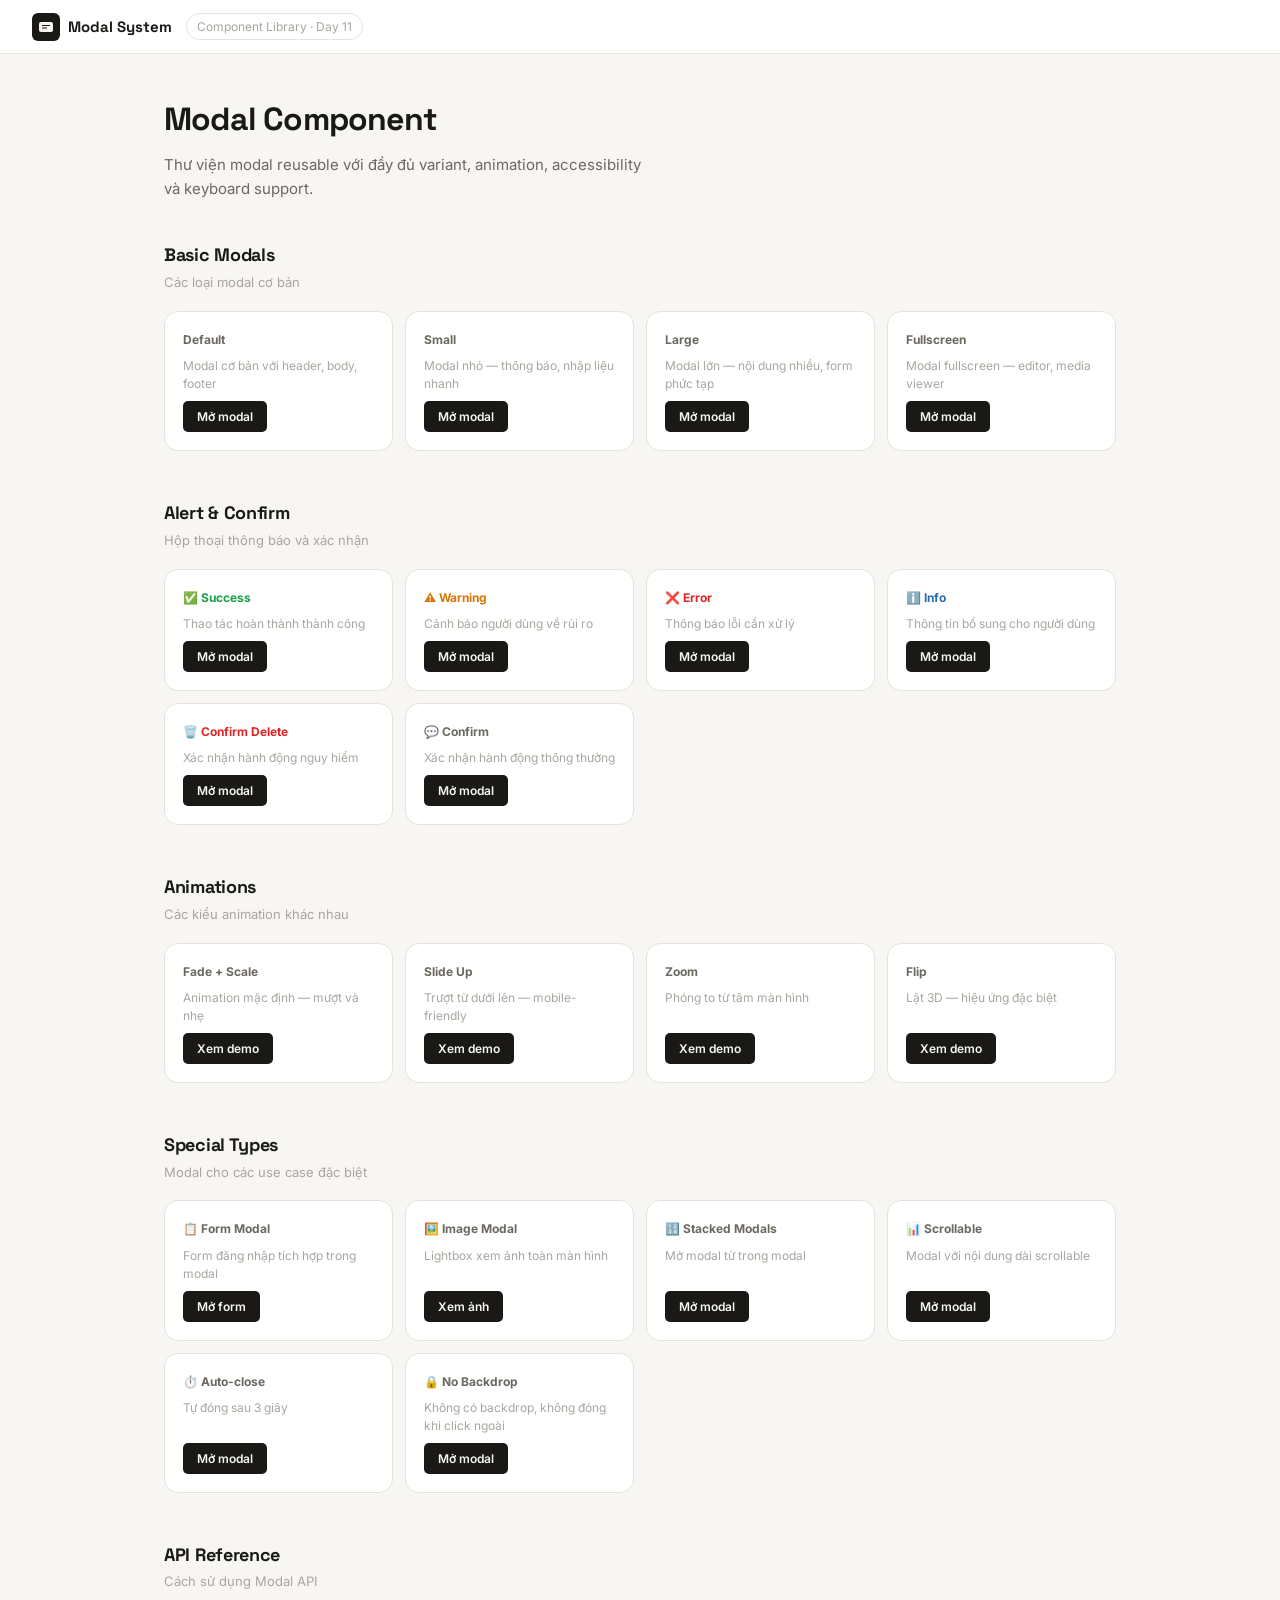
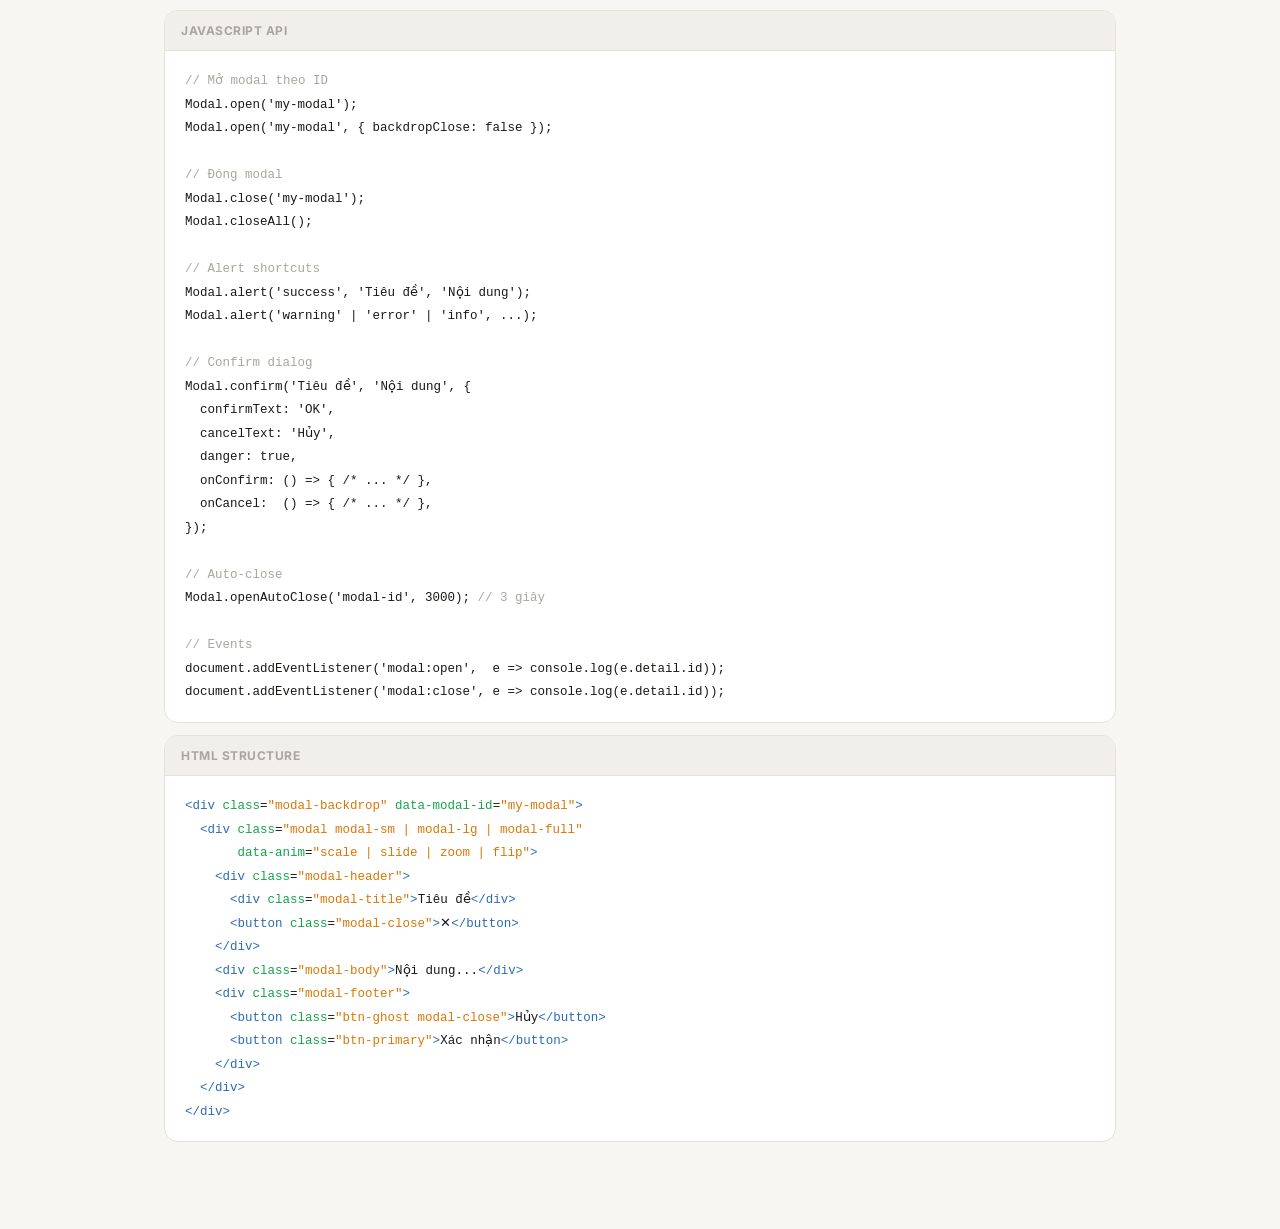
<file: 11-modal-component/index.html>
<!doctype html>
<html lang="vi">
  <head>
    <meta charset="UTF-8" />
    <meta name="viewport" content="width=device-width, initial-scale=1.0" />
    <title>Modal System — Component Library</title>
    <link rel="preconnect" href="https://fonts.googleapis.com" />
    <link rel="preconnect" href="https://fonts.gstatic.com" crossorigin />
    <link href="https://fonts.googleapis.com/css2?family=Inter:wght@300;400;500;600&family=Space+Grotesk:wght@400;500;600;700&family=JetBrains+Mono:wght@400;500&display=swap" rel="stylesheet" />
    <link rel="stylesheet" href="./style.css" />
  </head>
  <body>
    <nav>
      <div class="nav-logo">
        <div class="nav-logo-mark">
          <svg width="14" height="14" viewBox="0 0 14 14" fill="currentColor">
            <path d="M2 2a2 2 0 0 0-2 2v6a2 2 0 0 0 2 2h10a2 2 0 0 0 2-2V4a2 2 0 0 0-2-2H2zm1 3h8v1H3V5zm0 2.5h5v1H3v-1z" />
          </svg>
        </div>
        Modal System
      </div>
      <div class="nav-tag">Component Library · Day 11</div>
    </nav>

    <div class="page">
      <!-- Intro -->
      <div class="page-intro">
        <h1 class="page-title">Modal Component</h1>
        <p class="page-desc">Thư viện modal reusable với đầy đủ variant, animation, accessibility và keyboard support.</p>
      </div>

      <!-- ── Section 1: Basic modals ── -->
      <section class="section">
        <div class="section-header">
          <div class="section-title">Basic Modals</div>
          <div class="section-sub">Các loại modal cơ bản</div>
        </div>
        <div class="demo-grid">
          <div class="demo-card">
            <div class="demo-label">Default</div>
            <p class="demo-desc">Modal cơ bản với header, body, footer</p>
            <button class="demo-btn" onclick="Modal.open('modal-default')">Mở modal</button>
          </div>
          <div class="demo-card">
            <div class="demo-label">Small</div>
            <p class="demo-desc">Modal nhỏ — thông báo, nhập liệu nhanh</p>
            <button class="demo-btn" onclick="Modal.open('modal-small')">Mở modal</button>
          </div>
          <div class="demo-card">
            <div class="demo-label">Large</div>
            <p class="demo-desc">Modal lớn — nội dung nhiều, form phức tạp</p>
            <button class="demo-btn" onclick="Modal.open('modal-large')">Mở modal</button>
          </div>
          <div class="demo-card">
            <div class="demo-label">Fullscreen</div>
            <p class="demo-desc">Modal fullscreen — editor, media viewer</p>
            <button class="demo-btn" onclick="Modal.open('modal-fullscreen')">Mở modal</button>
          </div>
        </div>
      </section>

      <!-- ── Section 2: Alert modals ── -->
      <section class="section">
        <div class="section-header">
          <div class="section-title">Alert & Confirm</div>
          <div class="section-sub">Hộp thoại thông báo và xác nhận</div>
        </div>
        <div class="demo-grid">
          <div class="demo-card">
            <div class="demo-label status-success">✅ Success</div>
            <p class="demo-desc">Thao tác hoàn thành thành công</p>
            <button class="demo-btn success" onclick="Modal.alert('success', 'Thành công!', 'Tệp của bạn đã được tải lên thành công. Bạn có thể xem và chia sẻ ngay bây giờ.')">Mở modal</button>
          </div>
          <div class="demo-card">
            <div class="demo-label status-warning">⚠️ Warning</div>
            <p class="demo-desc">Cảnh báo người dùng về rủi ro</p>
            <button class="demo-btn warning" onclick="Modal.alert('warning', 'Cảnh báo', 'Bạn sắp rời khỏi trang. Những thay đổi chưa lưu có thể bị mất.')">Mở modal</button>
          </div>
          <div class="demo-card">
            <div class="demo-label status-error">❌ Error</div>
            <p class="demo-desc">Thông báo lỗi cần xử lý</p>
            <button class="demo-btn error" onclick="Modal.alert('error', 'Lỗi kết nối', 'Không thể kết nối đến máy chủ. Vui lòng kiểm tra kết nối mạng và thử lại.')">Mở modal</button>
          </div>
          <div class="demo-card">
            <div class="demo-label status-info">ℹ️ Info</div>
            <p class="demo-desc">Thông tin bổ sung cho người dùng</p>
            <button class="demo-btn" onclick="Modal.alert('info', 'Thông tin', 'Phiên bản mới 2.0 đã ra mắt với nhiều tính năng cải tiến. Xem chi tiết để biết thêm.')">Mở modal</button>
          </div>
          <div class="demo-card">
            <div class="demo-label status-error">🗑️ Confirm Delete</div>
            <p class="demo-desc">Xác nhận hành động nguy hiểm</p>
            <button
              class="demo-btn error"
              onclick="
                Modal.confirm('Xóa tài khoản?', 'Hành động này không thể hoàn tác. Toàn bộ dữ liệu, lịch sử và cài đặt của bạn sẽ bị xóa vĩnh viễn.', {
                  confirmText: 'Xóa vĩnh viễn',
                  danger: true,
                  onConfirm: () => toast('Đã xóa tài khoản'),
                })
              "
            >
              Mở modal
            </button>
          </div>
          <div class="demo-card">
            <div class="demo-label">💬 Confirm</div>
            <p class="demo-desc">Xác nhận hành động thông thường</p>
            <button
              class="demo-btn"
              onclick="
                Modal.confirm('Lưu thay đổi?', 'Bạn có muốn lưu các thay đổi trước khi rời khỏi trang này không?', {
                  confirmText: 'Lưu',
                  cancelText: 'Không lưu',
                  onConfirm: () => toast('Đã lưu!'),
                  onCancel: () => toast('Bỏ qua thay đổi'),
                })
              "
            >
              Mở modal
            </button>
          </div>
        </div>
      </section>

      <!-- ── Section 3: Animations ── -->
      <section class="section">
        <div class="section-header">
          <div class="section-title">Animations</div>
          <div class="section-sub">Các kiểu animation khác nhau</div>
        </div>
        <div class="demo-grid">
          <div class="demo-card">
            <div class="demo-label">Fade + Scale</div>
            <p class="demo-desc">Animation mặc định — mượt và nhẹ</p>
            <button class="demo-btn" onclick="Modal.open('modal-anim-scale')">Xem demo</button>
          </div>
          <div class="demo-card">
            <div class="demo-label">Slide Up</div>
            <p class="demo-desc">Trượt từ dưới lên — mobile-friendly</p>
            <button class="demo-btn" onclick="Modal.open('modal-anim-slide')">Xem demo</button>
          </div>
          <div class="demo-card">
            <div class="demo-label">Zoom</div>
            <p class="demo-desc">Phóng to từ tâm màn hình</p>
            <button class="demo-btn" onclick="Modal.open('modal-anim-zoom')">Xem demo</button>
          </div>
          <div class="demo-card">
            <div class="demo-label">Flip</div>
            <p class="demo-desc">Lật 3D — hiệu ứng đặc biệt</p>
            <button class="demo-btn" onclick="Modal.open('modal-anim-flip')">Xem demo</button>
          </div>
        </div>
      </section>

      <!-- ── Section 4: Special modals ── -->
      <section class="section">
        <div class="section-header">
          <div class="section-title">Special Types</div>
          <div class="section-sub">Modal cho các use case đặc biệt</div>
        </div>
        <div class="demo-grid">
          <div class="demo-card">
            <div class="demo-label">📋 Form Modal</div>
            <p class="demo-desc">Form đăng nhập tích hợp trong modal</p>
            <button class="demo-btn" onclick="Modal.open('modal-form')">Mở form</button>
          </div>
          <div class="demo-card">
            <div class="demo-label">🖼️ Image Modal</div>
            <p class="demo-desc">Lightbox xem ảnh toàn màn hình</p>
            <button class="demo-btn" onclick="Modal.open('modal-image')">Xem ảnh</button>
          </div>
          <div class="demo-card">
            <div class="demo-label">🔢 Stacked Modals</div>
            <p class="demo-desc">Mở modal từ trong modal</p>
            <button class="demo-btn" onclick="Modal.open('modal-stack-1')">Mở modal</button>
          </div>
          <div class="demo-card">
            <div class="demo-label">📊 Scrollable</div>
            <p class="demo-desc">Modal với nội dung dài scrollable</p>
            <button class="demo-btn" onclick="Modal.open('modal-scroll')">Mở modal</button>
          </div>
          <div class="demo-card">
            <div class="demo-label">⏱️ Auto-close</div>
            <p class="demo-desc">Tự đóng sau 3 giây</p>
            <button class="demo-btn" onclick="Modal.openAutoClose('modal-auto', 3000)">Mở modal</button>
          </div>
          <div class="demo-card">
            <div class="demo-label">🔒 No Backdrop</div>
            <p class="demo-desc">Không có backdrop, không đóng khi click ngoài</p>
            <button class="demo-btn" onclick="Modal.open('modal-no-backdrop', { backdropClose: false, showBackdrop: false })">Mở modal</button>
          </div>
        </div>
      </section>

      <!-- ── Section 5: API Reference ── -->
      <section class="section">
        <div class="section-header">
          <div class="section-title">API Reference</div>
          <div class="section-sub">Cách sử dụng Modal API</div>
        </div>
        <div class="code-card">
          <div class="code-header">JavaScript API</div>
          <pre class="code-block"><code><span class="c-comment">// Mở modal theo ID</span>
Modal.open('my-modal');
Modal.open('my-modal', { backdropClose: false });

<span class="c-comment">// Đóng modal</span>
Modal.close('my-modal');
Modal.closeAll();

<span class="c-comment">// Alert shortcuts</span>
Modal.alert('success', 'Tiêu đề', 'Nội dung');
Modal.alert('warning' | 'error' | 'info', ...);

<span class="c-comment">// Confirm dialog</span>
Modal.confirm('Tiêu đề', 'Nội dung', {
  confirmText: 'OK',
  cancelText: 'Hủy',
  danger: true,
  onConfirm: () =&gt; { /* ... */ },
  onCancel:  () =&gt; { /* ... */ },
});

<span class="c-comment">// Auto-close</span>
Modal.openAutoClose('modal-id', 3000); <span class="c-comment">// 3 giây</span>

<span class="c-comment">// Events</span>
document.addEventListener('modal:open',  e =&gt; console.log(e.detail.id));
document.addEventListener('modal:close', e =&gt; console.log(e.detail.id));</code></pre>
        </div>
        <div class="code-card" style="margin-top: 12px">
          <div class="code-header">HTML Structure</div>
          <pre
            class="code-block"
          ><code><span class="c-tag">&lt;div</span> <span class="c-attr">class</span>=<span class="c-str">"modal-backdrop"</span> <span class="c-attr">data-modal-id</span>=<span class="c-str">"my-modal"</span><span class="c-tag">&gt;</span>
  <span class="c-tag">&lt;div</span> <span class="c-attr">class</span>=<span class="c-str">"modal modal-sm | modal-lg | modal-full"</span>
       <span class="c-attr">data-anim</span>=<span class="c-str">"scale | slide | zoom | flip"</span><span class="c-tag">&gt;</span>
    <span class="c-tag">&lt;div</span> <span class="c-attr">class</span>=<span class="c-str">"modal-header"</span><span class="c-tag">&gt;</span>
      <span class="c-tag">&lt;div</span> <span class="c-attr">class</span>=<span class="c-str">"modal-title"</span><span class="c-tag">&gt;</span>Tiêu đề<span class="c-tag">&lt;/div&gt;</span>
      <span class="c-tag">&lt;button</span> <span class="c-attr">class</span>=<span class="c-str">"modal-close"</span><span class="c-tag">&gt;</span>✕<span class="c-tag">&lt;/button&gt;</span>
    <span class="c-tag">&lt;/div&gt;</span>
    <span class="c-tag">&lt;div</span> <span class="c-attr">class</span>=<span class="c-str">"modal-body"</span><span class="c-tag">&gt;</span>Nội dung...<span class="c-tag">&lt;/div&gt;</span>
    <span class="c-tag">&lt;div</span> <span class="c-attr">class</span>=<span class="c-str">"modal-footer"</span><span class="c-tag">&gt;</span>
      <span class="c-tag">&lt;button</span> <span class="c-attr">class</span>=<span class="c-str">"btn-ghost modal-close"</span><span class="c-tag">&gt;</span>Hủy<span class="c-tag">&lt;/button&gt;</span>
      <span class="c-tag">&lt;button</span> <span class="c-attr">class</span>=<span class="c-str">"btn-primary"</span><span class="c-tag">&gt;</span>Xác nhận<span class="c-tag">&lt;/button&gt;</span>
    <span class="c-tag">&lt;/div&gt;</span>
  <span class="c-tag">&lt;/div&gt;</span>
<span class="c-tag">&lt;/div&gt;</span></code></pre>
        </div>
      </section>
    </div>

    <!-- ══════════════ MODAL DEFINITIONS ══════════════ -->

    <!-- Default modal -->
    <div class="modal-backdrop" data-modal-id="modal-default">
      <div class="modal" data-anim="scale">
        <div class="modal-header">
          <div class="modal-title">Modal mặc định</div>
          <button class="modal-close-btn">
            <svg width="14" height="14" viewBox="0 0 14 14" fill="currentColor">
              <path
                d="M2.22 2.22a.75.75 0 0 1 1.06 0L7 5.94l3.72-3.72a.75.75 0 1 1 1.06 1.06L8.06 7l3.72 3.72a.75.75 0 1 1-1.06 1.06L7 8.06l-3.72 3.72a.75.75 0 0 1-1.06-1.06L5.94 7 2.22 3.28a.75.75 0 0 1 0-1.06z"
              />
            </svg>
          </button>
        </div>
        <div class="modal-body">
          <p>Đây là modal cơ bản với đầy đủ header, body và footer. Modal hỗ trợ đóng bằng nút ✕, phím <kbd>Escape</kbd> hoặc click ra ngoài backdrop.</p>
          <p style="margin-top: 12px; color: var(--text-2); font-size: 13px">Thử nhấn <kbd>Escape</kbd> để đóng modal này.</p>
        </div>
        <div class="modal-footer">
          <button class="btn-ghost modal-close-btn">Hủy</button>
          <button
            class="btn-primary"
            onclick="
              Modal.close('modal-default');
              toast('Đã xác nhận!');
            "
          >
            Xác nhận
          </button>
        </div>
      </div>
    </div>

    <!-- Small modal -->
    <div class="modal-backdrop" data-modal-id="modal-small">
      <div class="modal modal-sm" data-anim="scale">
        <div class="modal-header">
          <div class="modal-title">Đặt tên mới</div>
          <button class="modal-close-btn">
            <svg width="14" height="14" viewBox="0 0 14 14" fill="currentColor">
              <path
                d="M2.22 2.22a.75.75 0 0 1 1.06 0L7 5.94l3.72-3.72a.75.75 0 1 1 1.06 1.06L8.06 7l3.72 3.72a.75.75 0 1 1-1.06 1.06L7 8.06l-3.72 3.72a.75.75 0 0 1-1.06-1.06L5.94 7 2.22 3.28a.75.75 0 0 1 0-1.06z"
              />
            </svg>
          </button>
        </div>
        <div class="modal-body">
          <label class="form-label">Tên tệp</label>
          <input type="text" class="form-input" value="document-2024" placeholder="Nhập tên tệp..." />
        </div>
        <div class="modal-footer">
          <button class="btn-ghost modal-close-btn">Hủy</button>
          <button
            class="btn-primary"
            onclick="
              Modal.close('modal-small');
              toast('Đã đổi tên!');
            "
          >
            Lưu
          </button>
        </div>
      </div>
    </div>

    <!-- Large modal -->
    <div class="modal-backdrop" data-modal-id="modal-large">
      <div class="modal modal-lg" data-anim="scale">
        <div class="modal-header">
          <div class="modal-title">Cài đặt nâng cao</div>
          <button class="modal-close-btn">
            <svg width="14" height="14" viewBox="0 0 14 14" fill="currentColor">
              <path
                d="M2.22 2.22a.75.75 0 0 1 1.06 0L7 5.94l3.72-3.72a.75.75 0 1 1 1.06 1.06L8.06 7l3.72 3.72a.75.75 0 1 1-1.06 1.06L7 8.06l-3.72 3.72a.75.75 0 0 1-1.06-1.06L5.94 7 2.22 3.28a.75.75 0 0 1 0-1.06z"
              />
            </svg>
          </button>
        </div>
        <div class="modal-body">
          <div class="settings-grid">
            <div class="settings-group">
              <div class="settings-group-title">Giao diện</div>
              <div class="settings-row">
                <label>Chủ đề</label
                ><select class="form-select">
                  <option>Sáng</option>
                  <option>Tối</option>
                  <option>Tự động</option>
                </select>
              </div>
              <div class="settings-row">
                <label>Font chữ</label
                ><select class="form-select">
                  <option>Inter</option>
                  <option>System UI</option>
                </select>
              </div>
              <div class="settings-row">
                <label>Kích thước chữ</label
                ><select class="form-select">
                  <option>Nhỏ</option>
                  <option selected>Vừa</option>
                  <option>Lớn</option>
                </select>
              </div>
            </div>
            <div class="settings-group">
              <div class="settings-group-title">Thông báo</div>
              <div class="settings-row">
                <label>Email thông báo</label>
                <div class="toggle-wrap"><input type="checkbox" id="t1" class="toggle-input" checked /><label for="t1" class="toggle-label"></label></div>
              </div>
              <div class="settings-row">
                <label>Push notification</label>
                <div class="toggle-wrap"><input type="checkbox" id="t2" class="toggle-input" /><label for="t2" class="toggle-label"></label></div>
              </div>
              <div class="settings-row">
                <label>Âm thanh</label>
                <div class="toggle-wrap"><input type="checkbox" id="t3" class="toggle-input" checked /><label for="t3" class="toggle-label"></label></div>
              </div>
            </div>
          </div>
        </div>
        <div class="modal-footer">
          <button class="btn-ghost modal-close-btn">Hủy</button>
          <button
            class="btn-primary"
            onclick="
              Modal.close('modal-large');
              toast('Đã lưu cài đặt!');
            "
          >
            Lưu thay đổi
          </button>
        </div>
      </div>
    </div>

    <!-- Fullscreen modal -->
    <div class="modal-backdrop" data-modal-id="modal-fullscreen">
      <div class="modal modal-full" data-anim="scale">
        <div class="modal-header">
          <div class="modal-title">📝 Soạn thảo toàn màn hình</div>
          <button class="modal-close-btn">
            <svg width="14" height="14" viewBox="0 0 14 14" fill="currentColor">
              <path
                d="M2.22 2.22a.75.75 0 0 1 1.06 0L7 5.94l3.72-3.72a.75.75 0 1 1 1.06 1.06L8.06 7l3.72 3.72a.75.75 0 1 1-1.06 1.06L7 8.06l-3.72 3.72a.75.75 0 0 1-1.06-1.06L5.94 7 2.22 3.28a.75.75 0 0 1 0-1.06z"
              />
            </svg>
          </button>
        </div>
        <div class="modal-body" style="flex: 1; display: flex; flex-direction: column; gap: 0; padding: 0">
          <textarea class="full-editor" placeholder="Bắt đầu viết...&#10;&#10;Nhấn Escape để đóng."></textarea>
        </div>
        <div class="modal-footer">
          <button class="btn-ghost modal-close-btn">Hủy</button>
          <button
            class="btn-primary"
            onclick="
              Modal.close('modal-fullscreen');
              toast('Đã lưu!');
            "
          >
            Lưu
          </button>
        </div>
      </div>
    </div>

    <!-- Animation modals -->
    <div class="modal-backdrop" data-modal-id="modal-anim-scale">
      <div class="modal modal-sm" data-anim="scale">
        <div class="modal-header">
          <div class="modal-title">✨ Fade + Scale</div>
          <button class="modal-close-btn">✕</button>
        </div>
        <div class="modal-body"><p>Modal xuất hiện với hiệu ứng fade kết hợp scale nhẹ. Đây là animation mặc định, phù hợp với hầu hết use case.</p></div>
        <div class="modal-footer"><button class="btn-primary modal-close-btn">Đóng</button></div>
      </div>
    </div>

    <div class="modal-backdrop" data-modal-id="modal-anim-slide">
      <div class="modal modal-sm" data-anim="slide">
        <div class="modal-header">
          <div class="modal-title">🚀 Slide Up</div>
          <button class="modal-close-btn">✕</button>
        </div>
        <div class="modal-body"><p>Modal trượt từ dưới lên trên. Animation này rất phù hợp cho mobile — giống như bottom sheet trong iOS/Android.</p></div>
        <div class="modal-footer"><button class="btn-primary modal-close-btn">Đóng</button></div>
      </div>
    </div>

    <div class="modal-backdrop" data-modal-id="modal-anim-zoom">
      <div class="modal modal-sm" data-anim="zoom">
        <div class="modal-header">
          <div class="modal-title">🔍 Zoom</div>
          <button class="modal-close-btn">✕</button>
        </div>
        <div class="modal-body"><p>Modal phóng to từ kích thước nhỏ. Phù hợp cho dialog xác nhận, thông báo quan trọng cần thu hút sự chú ý.</p></div>
        <div class="modal-footer"><button class="btn-primary modal-close-btn">Đóng</button></div>
      </div>
    </div>

    <div class="modal-backdrop" data-modal-id="modal-anim-flip">
      <div class="modal modal-sm" data-anim="flip">
        <div class="modal-header">
          <div class="modal-title">🎴 Flip 3D</div>
          <button class="modal-close-btn">✕</button>
        </div>
        <div class="modal-body"><p>Hiệu ứng lật 3D ấn tượng. Dùng cho các thao tác đặc biệt như reveal, card flip, hoặc khi cần tạo điểm nhấn thị giác mạnh.</p></div>
        <div class="modal-footer"><button class="btn-primary modal-close-btn">Đóng</button></div>
      </div>
    </div>

    <!-- Form modal -->
    <div class="modal-backdrop" data-modal-id="modal-form">
      <div class="modal" data-anim="scale">
        <div class="modal-header">
          <div class="modal-title">Đăng nhập</div>
          <button class="modal-close-btn">
            <svg width="14" height="14" viewBox="0 0 14 14" fill="currentColor">
              <path
                d="M2.22 2.22a.75.75 0 0 1 1.06 0L7 5.94l3.72-3.72a.75.75 0 1 1 1.06 1.06L8.06 7l3.72 3.72a.75.75 0 1 1-1.06 1.06L7 8.06l-3.72 3.72a.75.75 0 0 1-1.06-1.06L5.94 7 2.22 3.28a.75.75 0 0 1 0-1.06z"
              />
            </svg>
          </button>
        </div>
        <div class="modal-body">
          <label class="form-label">Email</label>
          <input type="email" class="form-input" placeholder="you@example.com" style="margin-bottom: 12px" />
          <label class="form-label">Mật khẩu</label>
          <input type="password" class="form-input" placeholder="••••••••" style="margin-bottom: 12px" />
          <div style="display: flex; align-items: center; justify-content: space-between; font-size: 12px">
            <label style="display: flex; align-items: center; gap: 6px; cursor: pointer; color: var(--text-2)"> <input type="checkbox" /> Ghi nhớ đăng nhập </label>
            <a href="#" style="color: var(--accent); text-decoration: none">Quên mật khẩu?</a>
          </div>
        </div>
        <div class="modal-footer" style="flex-direction: column; gap: 8px">
          <button
            class="btn-primary"
            style="width: 100%"
            onclick="
              Modal.close('modal-form');
              toast('Đăng nhập thành công! 🎉');
            "
          >
            Đăng nhập
          </button>
          <p style="text-align: center; font-size: 12px; color: var(--text-2)">Chưa có tài khoản? <a href="#" style="color: var(--accent)">Đăng ký</a></p>
        </div>
      </div>
    </div>

    <!-- Image modal -->
    <div class="modal-backdrop modal-dark" data-modal-id="modal-image">
      <div class="modal modal-image-wrap" data-anim="zoom">
        <button class="modal-close-btn img-close-btn">
          <svg width="16" height="16" viewBox="0 0 14 14" fill="white">
            <path
              d="M2.22 2.22a.75.75 0 0 1 1.06 0L7 5.94l3.72-3.72a.75.75 0 1 1 1.06 1.06L8.06 7l3.72 3.72a.75.75 0 1 1-1.06 1.06L7 8.06l-3.72 3.72a.75.75 0 0 1-1.06-1.06L5.94 7 2.22 3.28a.75.75 0 0 1 0-1.06z"
            />
          </svg>
        </button>
        <div class="image-placeholder">
          <svg width="64" height="64" viewBox="0 0 64 64" fill="rgba(255,255,255,0.15)">
            <rect width="64" height="64" rx="8" />
            <path d="M8 48l14-18 10 12 8-10 16 16H8z" fill="rgba(255,255,255,0.3)" />
            <circle cx="44" cy="20" r="6" fill="rgba(255,255,255,0.3)" />
          </svg>
          <p style="color: rgba(255, 255, 255, 0.6); margin-top: 12px; font-size: 14px">Lightbox Image Viewer</p>
          <p style="color: rgba(255, 255, 255, 0.35); font-size: 12px; margin-top: 4px">Click bên ngoài hoặc Escape để đóng</p>
        </div>
      </div>
    </div>

    <!-- Stacked modals -->
    <div class="modal-backdrop" data-modal-id="modal-stack-1">
      <div class="modal" data-anim="scale">
        <div class="modal-header">
          <div class="modal-title">Modal cấp 1</div>
          <button class="modal-close-btn">
            <svg width="14" height="14" viewBox="0 0 14 14" fill="currentColor">
              <path
                d="M2.22 2.22a.75.75 0 0 1 1.06 0L7 5.94l3.72-3.72a.75.75 0 1 1 1.06 1.06L8.06 7l3.72 3.72a.75.75 0 1 1-1.06 1.06L7 8.06l-3.72 3.72a.75.75 0 0 1-1.06-1.06L5.94 7 2.22 3.28a.75.75 0 0 1 0-1.06z"
              />
            </svg>
          </button>
        </div>
        <div class="modal-body"><p>Đây là modal cấp 1. Bạn có thể mở thêm modal từ bên trong.</p></div>
        <div class="modal-footer">
          <button class="btn-ghost modal-close-btn">Đóng</button>
          <button class="btn-primary" onclick="Modal.open('modal-stack-2')">Mở modal cấp 2 →</button>
        </div>
      </div>
    </div>

    <div class="modal-backdrop" data-modal-id="modal-stack-2">
      <div class="modal modal-sm" data-anim="scale">
        <div class="modal-header">
          <div class="modal-title">Modal cấp 2</div>
          <button class="modal-close-btn">✕</button>
        </div>
        <div class="modal-body"><p>Modal được stack bên trên modal trước. Stacking tối đa được hỗ trợ.</p></div>
        <div class="modal-footer">
          <button class="btn-ghost modal-close-btn">Đóng cấp 2</button>
          <button class="btn-primary" onclick="Modal.open('modal-stack-3')">Mở cấp 3 →</button>
        </div>
      </div>
    </div>

    <div class="modal-backdrop" data-modal-id="modal-stack-3">
      <div class="modal modal-sm" data-anim="zoom">
        <div class="modal-header">
          <div class="modal-title">Modal cấp 3 🎉</div>
          <button class="modal-close-btn">✕</button>
        </div>
        <div class="modal-body"><p>Modal stacking hoạt động tốt! Mỗi modal có z-index riêng, backdrop riêng.</p></div>
        <div class="modal-footer">
          <button class="btn-ghost modal-close-btn">Đóng</button>
          <button
            class="btn-primary"
            onclick="
              Modal.closeAll();
              toast('Đóng tất cả!');
            "
          >
            Đóng tất cả
          </button>
        </div>
      </div>
    </div>

    <!-- Scrollable modal -->
    <div class="modal-backdrop" data-modal-id="modal-scroll">
      <div class="modal modal-lg" data-anim="scale">
        <div class="modal-header">
          <div class="modal-title">Điều khoản dịch vụ</div>
          <button class="modal-close-btn">
            <svg width="14" height="14" viewBox="0 0 14 14" fill="currentColor">
              <path
                d="M2.22 2.22a.75.75 0 0 1 1.06 0L7 5.94l3.72-3.72a.75.75 0 1 1 1.06 1.06L8.06 7l3.72 3.72a.75.75 0 1 1-1.06 1.06L7 8.06l-3.72 3.72a.75.75 0 0 1-1.06-1.06L5.94 7 2.22 3.28a.75.75 0 0 1 0-1.06z"
              />
            </svg>
          </button>
        </div>
        <div class="modal-body modal-body-scroll">
          <h3 style="margin-bottom: 10px">1. Giới thiệu</h3>
          <p style="margin-bottom: 16px; color: var(--text-2)">Bằng cách sử dụng dịch vụ của chúng tôi, bạn đồng ý với các điều khoản này. Vui lòng đọc kỹ trước khi tiếp tục.</p>
          <h3 style="margin-bottom: 10px">2. Quyền riêng tư</h3>
          <p style="margin-bottom: 16px; color: var(--text-2)">Chúng tôi cam kết bảo vệ quyền riêng tư của bạn. Dữ liệu cá nhân sẽ không được chia sẻ với bên thứ ba mà không có sự đồng ý của bạn.</p>
          <h3 style="margin-bottom: 10px">3. Sử dụng hợp lệ</h3>
          <p style="margin-bottom: 16px; color: var(--text-2)">Bạn đồng ý không sử dụng dịch vụ cho các mục đích bất hợp pháp hoặc vi phạm quyền của người khác.</p>
          <h3 style="margin-bottom: 10px">4. Giới hạn trách nhiệm</h3>
          <p style="margin-bottom: 16px; color: var(--text-2)">Dịch vụ được cung cấp "như hiện tại". Chúng tôi không đảm bảo tính liên tục hay không có lỗi của dịch vụ.</p>
          <h3 style="margin-bottom: 10px">5. Thay đổi điều khoản</h3>
          <p style="margin-bottom: 16px; color: var(--text-2)">Chúng tôi có quyền thay đổi điều khoản bất cứ lúc nào. Thông báo sẽ được gửi qua email trước 30 ngày.</p>
          <h3 style="margin-bottom: 10px">6. Liên hệ</h3>
          <p style="color: var(--text-2)">Mọi thắc mắc vui lòng liên hệ support@example.com</p>
        </div>
        <div class="modal-footer">
          <button class="btn-ghost modal-close-btn">Từ chối</button>
          <button
            class="btn-primary"
            onclick="
              Modal.close('modal-scroll');
              toast('Đã đồng ý điều khoản!');
            "
          >
            Đồng ý
          </button>
        </div>
      </div>
    </div>

    <!-- Auto-close modal -->
    <div class="modal-backdrop" data-modal-id="modal-auto">
      <div class="modal modal-sm" data-anim="scale">
        <div class="modal-header"><div class="modal-title">✅ Thao tác thành công</div></div>
        <div class="modal-body" style="text-align: center; padding: 24px 20px">
          <div style="font-size: 40px; margin-bottom: 8px">🎉</div>
          <p>Tự động đóng sau <strong id="countdown">3</strong> giây...</p>
          <div class="auto-progress"><div class="auto-progress-bar" id="auto-progress-bar"></div></div>
        </div>
      </div>
    </div>

    <!-- No backdrop modal -->
    <div class="modal-backdrop modal-no-backdrop-style" data-modal-id="modal-no-backdrop">
      <div class="modal modal-sm" data-anim="slide" style="position: fixed; bottom: 24px; right: 24px; margin: 0">
        <div class="modal-header">
          <div class="modal-title">📌 Floating Panel</div>
          <button class="modal-close-btn">✕</button>
        </div>
        <div class="modal-body"><p>Modal này không có backdrop và ở góc dưới phải. Phù hợp cho notification, help panel, hoặc widget nổi.</p></div>
      </div>
    </div>

    <div class="toast-container" id="toasts"></div>
    <script src="./script.js"></script>
  </body>
</html>
</file>
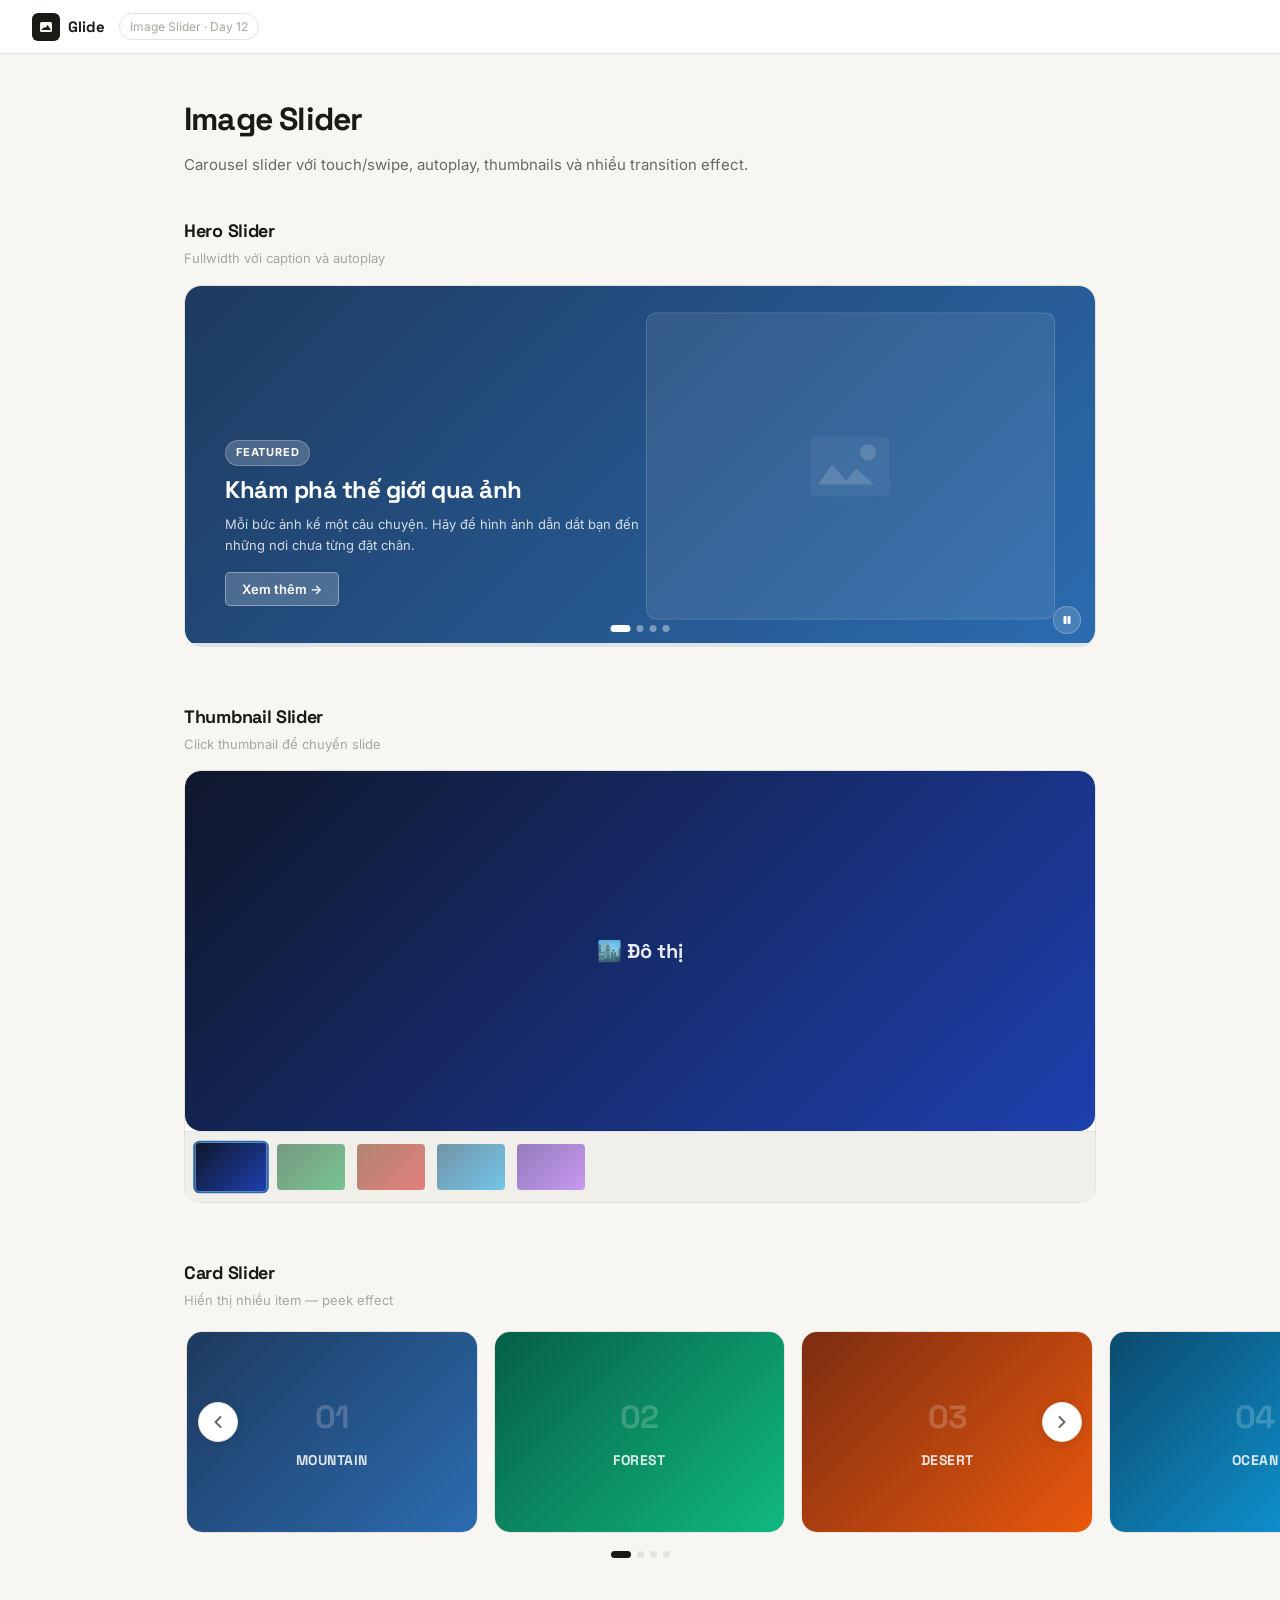
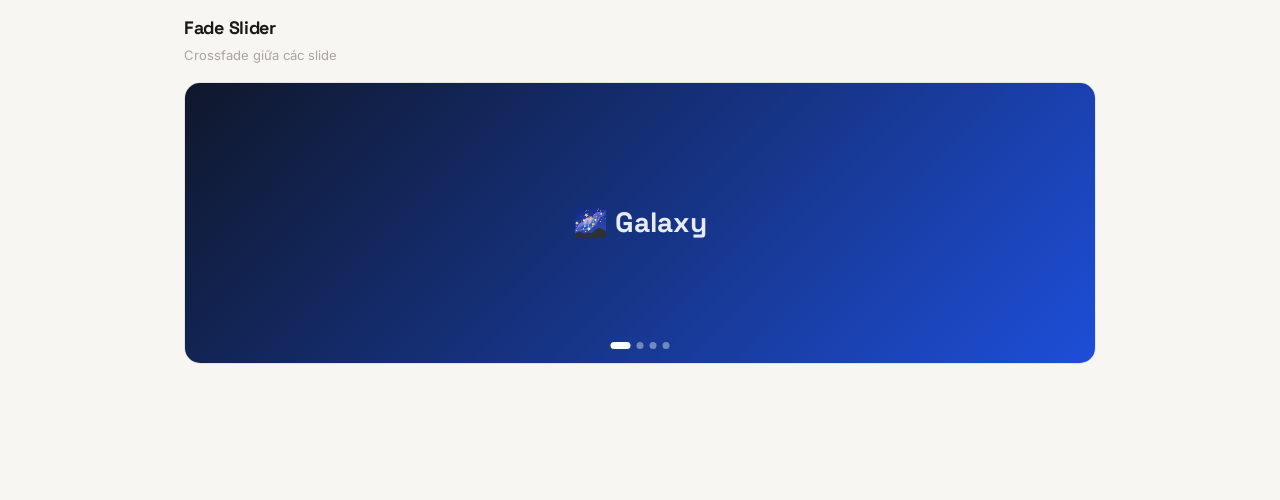
<file: 12-image-slider/index.html>
<!doctype html>
<html lang="vi">
  <head>
    <meta charset="UTF-8" />
    <meta name="viewport" content="width=device-width, initial-scale=1.0" />
    <title>Glide — Image Slider</title>
    <link rel="preconnect" href="https://fonts.googleapis.com" />
    <link rel="preconnect" href="https://fonts.gstatic.com" crossorigin />
    <link href="https://fonts.googleapis.com/css2?family=Inter:wght@300;400;500;600&family=Space+Grotesk:wght@400;500;600;700&display=swap" rel="stylesheet" />
    <link rel="stylesheet" href="./style.css" />
  </head>
  <body>
    <nav>
      <div class="nav-logo">
        <div class="nav-logo-mark">
          <svg width="14" height="14" viewBox="0 0 14 14" fill="currentColor">
            <path d="M1 3.5A1.5 1.5 0 0 1 2.5 2h9A1.5 1.5 0 0 1 13 3.5v7A1.5 1.5 0 0 1 11.5 12h-9A1.5 1.5 0 0 1 1 10.5v-7zM5.5 7 2 10h10L8.5 5 6.5 8 5.5 7z" />
          </svg>
        </div>
        Glide
      </div>
      <div class="nav-tag">Image Slider · Day 12</div>
    </nav>

    <div class="page">
      <!-- Page intro -->
      <div class="page-intro">
        <h1 class="page-title">Image Slider</h1>
        <p class="page-desc">Carousel slider với touch/swipe, autoplay, thumbnails và nhiều transition effect.</p>
      </div>

      <!-- ── Slider 1: Hero fullwidth ── -->
      <section class="section">
        <div class="section-header">
          <div class="section-title">Hero Slider</div>
          <div class="section-sub">Fullwidth với caption và autoplay</div>
        </div>

        <div class="slider-wrap" id="slider-hero">
          <div class="slider-track-wrap">
            <div class="slider-track" id="hero-track">
              <div class="slide" data-color="#1E3A5F">
                <div class="slide-bg" style="background: linear-gradient(135deg, #1e3a5f 0%, #2b6cb0 100%)"></div>
                <div class="slide-caption">
                  <div class="caption-tag">Featured</div>
                  <h2 class="caption-title">Khám phá thế giới qua ảnh</h2>
                  <p class="caption-desc">Mỗi bức ảnh kể một câu chuyện. Hãy để hình ảnh dẫn dắt bạn đến những nơi chưa từng đặt chân.</p>
                  <button class="caption-btn">Xem thêm →</button>
                </div>
                <div class="slide-visual">
                  <div class="mock-img landscape" style="background: rgba(255, 255, 255, 0.08)">
                    <svg width="80" height="60" viewBox="0 0 80 60" fill="none">
                      <rect width="80" height="60" rx="6" fill="rgba(255,255,255,0.05)" />
                      <path d="M8 48 22 28l14 16 10-12 18 16H8z" fill="rgba(255,255,255,0.15)" />
                      <circle cx="58" cy="16" r="8" fill="rgba(255,255,255,0.15)" />
                    </svg>
                  </div>
                </div>
              </div>
              <div class="slide" data-color="#065F46">
                <div class="slide-bg" style="background: linear-gradient(135deg, #065f46 0%, #10b981 100%)"></div>
                <div class="slide-caption">
                  <div class="caption-tag">Nature</div>
                  <h2 class="caption-title">Thiên nhiên xanh mát</h2>
                  <p class="caption-desc">Rừng núi, sông suối, biển cả — vẻ đẹp hoang sơ chưa bao giờ ngừng làm người ta ngây ngất.</p>
                  <button class="caption-btn">Khám phá →</button>
                </div>
                <div class="slide-visual">
                  <div class="mock-img landscape" style="background: rgba(255, 255, 255, 0.08)">
                    <svg width="80" height="60" viewBox="0 0 80 60" fill="none">
                      <rect width="80" height="60" rx="6" fill="rgba(255,255,255,0.05)" />
                      <path d="M0 60 20 20 35 45 50 25 65 40 80 60H0z" fill="rgba(255,255,255,0.15)" />
                      <circle cx="60" cy="12" r="10" fill="rgba(255,255,255,0.2)" />
                    </svg>
                  </div>
                </div>
              </div>
              <div class="slide" data-color="#7C2D12">
                <div class="slide-bg" style="background: linear-gradient(135deg, #7c2d12 0%, #ea580c 100%)"></div>
                <div class="slide-caption">
                  <div class="caption-tag">Architecture</div>
                  <h2 class="caption-title">Kiến trúc đương đại</h2>
                  <p class="caption-desc">Những công trình táo bạo phá vỡ giới hạn của không gian và vật liệu, định nghĩa lại thẩm mỹ đô thị.</p>
                  <button class="caption-btn">Tìm hiểu →</button>
                </div>
                <div class="slide-visual">
                  <div class="mock-img landscape" style="background: rgba(255, 255, 255, 0.08)">
                    <svg width="80" height="60" viewBox="0 0 80 60" fill="none">
                      <rect width="80" height="60" rx="6" fill="rgba(255,255,255,0.05)" />
                      <rect x="10" y="20" width="16" height="40" fill="rgba(255,255,255,0.15)" />
                      <rect x="32" y="10" width="16" height="50" fill="rgba(255,255,255,0.15)" />
                      <rect x="54" y="28" width="16" height="32" fill="rgba(255,255,255,0.15)" />
                    </svg>
                  </div>
                </div>
              </div>
              <div class="slide" data-color="#4A1D96">
                <div class="slide-bg" style="background: linear-gradient(135deg, #4a1d96 0%, #7c3aed 100%)"></div>
                <div class="slide-caption">
                  <div class="caption-tag">Abstract</div>
                  <h2 class="caption-title">Nghệ thuật trừu tượng</h2>
                  <p class="caption-desc">Màu sắc và hình khối hòa quyện tạo nên những tác phẩm vượt ra ngoài ngôn ngữ thông thường.</p>
                  <button class="caption-btn">Xem gallery →</button>
                </div>
                <div class="slide-visual">
                  <div class="mock-img landscape" style="background: rgba(255, 255, 255, 0.08)">
                    <svg width="80" height="60" viewBox="0 0 80 60" fill="none">
                      <rect width="80" height="60" rx="6" fill="rgba(255,255,255,0.05)" />
                      <circle cx="20" cy="30" r="18" fill="rgba(255,255,255,0.12)" />
                      <circle cx="50" cy="20" r="14" fill="rgba(255,255,255,0.12)" />
                      <circle cx="65" cy="42" r="10" fill="rgba(255,255,255,0.12)" />
                    </svg>
                  </div>
                </div>
              </div>
            </div>
          </div>

          <!-- Controls -->
          <button class="slide-arrow prev" id="hero-prev" aria-label="Previous">
            <svg width="18" height="18" viewBox="0 0 18 18" fill="currentColor"><path d="M11.5 4 6.5 9l5 5" /></svg>
          </button>
          <button class="slide-arrow next" id="hero-next" aria-label="Next">
            <svg width="18" height="18" viewBox="0 0 18 18" fill="currentColor"><path d="M6.5 4l5 5-5 5" /></svg>
          </button>

          <!-- Dots -->
          <div class="slide-dots" id="hero-dots"></div>

          <!-- Progress bar -->
          <div class="slide-progress"><div class="slide-progress-bar" id="hero-progress"></div></div>

          <!-- Autoplay toggle -->
          <button class="autoplay-btn" id="hero-autoplay" title="Pause/Play">
            <svg class="play-icon" width="12" height="12" viewBox="0 0 12 12" fill="currentColor"><path d="M3 2.5v7l6-3.5-6-3.5z" /></svg>
            <svg class="pause-icon" width="12" height="12" viewBox="0 0 12 12" fill="currentColor" style="display: none">
              <rect x="2.5" y="2" width="3" height="8" rx="1" />
              <rect x="6.5" y="2" width="3" height="8" rx="1" />
            </svg>
          </button>
        </div>
      </section>

      <!-- ── Slider 2: Thumbnails ── -->
      <section class="section">
        <div class="section-header">
          <div class="section-title">Thumbnail Slider</div>
          <div class="section-sub">Click thumbnail để chuyển slide</div>
        </div>

        <div class="slider-wrap thumb-slider-wrap" id="slider-thumb">
          <div class="slider-track-wrap">
            <div class="slider-track" id="thumb-track">
              <div class="slide slide-card">
                <div class="card-slide-inner" style="background: linear-gradient(135deg, #0f172a, #1e40af)"><div class="card-label">🏙️ Đô thị</div></div>
              </div>
              <div class="slide slide-card">
                <div class="card-slide-inner" style="background: linear-gradient(135deg, #14532d, #16a34a)"><div class="card-label">🌿 Thiên nhiên</div></div>
              </div>
              <div class="slide slide-card">
                <div class="card-slide-inner" style="background: linear-gradient(135deg, #7c2d12, #dc2626)"><div class="card-label">🌅 Hoàng hôn</div></div>
              </div>
              <div class="slide slide-card">
                <div class="card-slide-inner" style="background: linear-gradient(135deg, #1e3a5f, #0ea5e9)"><div class="card-label">🌊 Biển cả</div></div>
              </div>
              <div class="slide slide-card">
                <div class="card-slide-inner" style="background: linear-gradient(135deg, #4a1d96, #a855f7)"><div class="card-label">🎨 Nghệ thuật</div></div>
              </div>
            </div>
          </div>
          <button class="slide-arrow prev" id="thumb-prev">
            <svg width="18" height="18" viewBox="0 0 18 18" fill="currentColor"><path d="M11.5 4 6.5 9l5 5" /></svg>
          </button>
          <button class="slide-arrow next" id="thumb-next">
            <svg width="18" height="18" viewBox="0 0 18 18" fill="currentColor"><path d="M6.5 4l5 5-5 5" /></svg>
          </button>
          <!-- Thumbnails -->
          <div class="thumbnails" id="thumb-list"></div>
        </div>
      </section>

      <!-- ── Slider 3: Card / multi-item ── -->
      <section class="section">
        <div class="section-header">
          <div class="section-title">Card Slider</div>
          <div class="section-sub">Hiển thị nhiều item — peek effect</div>
        </div>

        <div class="card-slider-outer" id="slider-cards">
          <div class="card-slider-track" id="cards-track">
            <div class="card-slide-item">
              <div class="csi-inner" style="background: linear-gradient(135deg, #1e3a5f, #2b6cb0)">
                <div class="csi-num">01</div>
                <div class="csi-label">Mountain</div>
              </div>
            </div>
            <div class="card-slide-item">
              <div class="csi-inner" style="background: linear-gradient(135deg, #065f46, #10b981)">
                <div class="csi-num">02</div>
                <div class="csi-label">Forest</div>
              </div>
            </div>
            <div class="card-slide-item">
              <div class="csi-inner" style="background: linear-gradient(135deg, #7c2d12, #ea580c)">
                <div class="csi-num">03</div>
                <div class="csi-label">Desert</div>
              </div>
            </div>
            <div class="card-slide-item">
              <div class="csi-inner" style="background: linear-gradient(135deg, #0c4a6e, #0ea5e9)">
                <div class="csi-num">04</div>
                <div class="csi-label">Ocean</div>
              </div>
            </div>
            <div class="card-slide-item">
              <div class="csi-inner" style="background: linear-gradient(135deg, #4a1d96, #7c3aed)">
                <div class="csi-num">05</div>
                <div class="csi-label">Aurora</div>
              </div>
            </div>
            <div class="card-slide-item">
              <div class="csi-inner" style="background: linear-gradient(135deg, #881337, #f43f5e)">
                <div class="csi-num">06</div>
                <div class="csi-label">Sunset</div>
              </div>
            </div>
          </div>
          <button class="slide-arrow prev flat" id="cards-prev">
            <svg width="18" height="18" viewBox="0 0 18 18" fill="currentColor"><path d="M11.5 4 6.5 9l5 5" /></svg>
          </button>
          <button class="slide-arrow next flat" id="cards-next">
            <svg width="18" height="18" viewBox="0 0 18 18" fill="currentColor"><path d="M6.5 4l5 5-5 5" /></svg>
          </button>
          <div class="slide-dots flat-dots" id="cards-dots"></div>
        </div>
      </section>

      <!-- ── Slider 4: Fade transition ── -->
      <section class="section">
        <div class="section-header">
          <div class="section-title">Fade Slider</div>
          <div class="section-sub">Crossfade giữa các slide</div>
        </div>

        <div class="fade-slider" id="slider-fade">
          <div class="fade-track" id="fade-track">
            <div class="fade-slide active" style="background: linear-gradient(135deg, #0f172a, #1d4ed8)"><div class="fade-label">🌌 Galaxy</div></div>
            <div class="fade-slide" style="background: linear-gradient(135deg, #14532d, #15803d)"><div class="fade-label">🌲 Forest</div></div>
            <div class="fade-slide" style="background: linear-gradient(135deg, #7f1d1d, #b91c1c)"><div class="fade-label">🌋 Volcano</div></div>
            <div class="fade-slide" style="background: linear-gradient(135deg, #1e3a5f, #06b6d4)"><div class="fade-label">🏝️ Island</div></div>
          </div>
          <button class="slide-arrow prev" id="fade-prev">
            <svg width="18" height="18" viewBox="0 0 18 18" fill="currentColor"><path d="M11.5 4 6.5 9l5 5" /></svg>
          </button>
          <button class="slide-arrow next" id="fade-next">
            <svg width="18" height="18" viewBox="0 0 18 18" fill="currentColor"><path d="M6.5 4l5 5-5 5" /></svg>
          </button>
          <div class="slide-dots" id="fade-dots"></div>
        </div>
      </section>
    </div>

    <div class="toast-container" id="toasts"></div>
    <script src="./script.js"></script>
  </body>
</html>
</file>
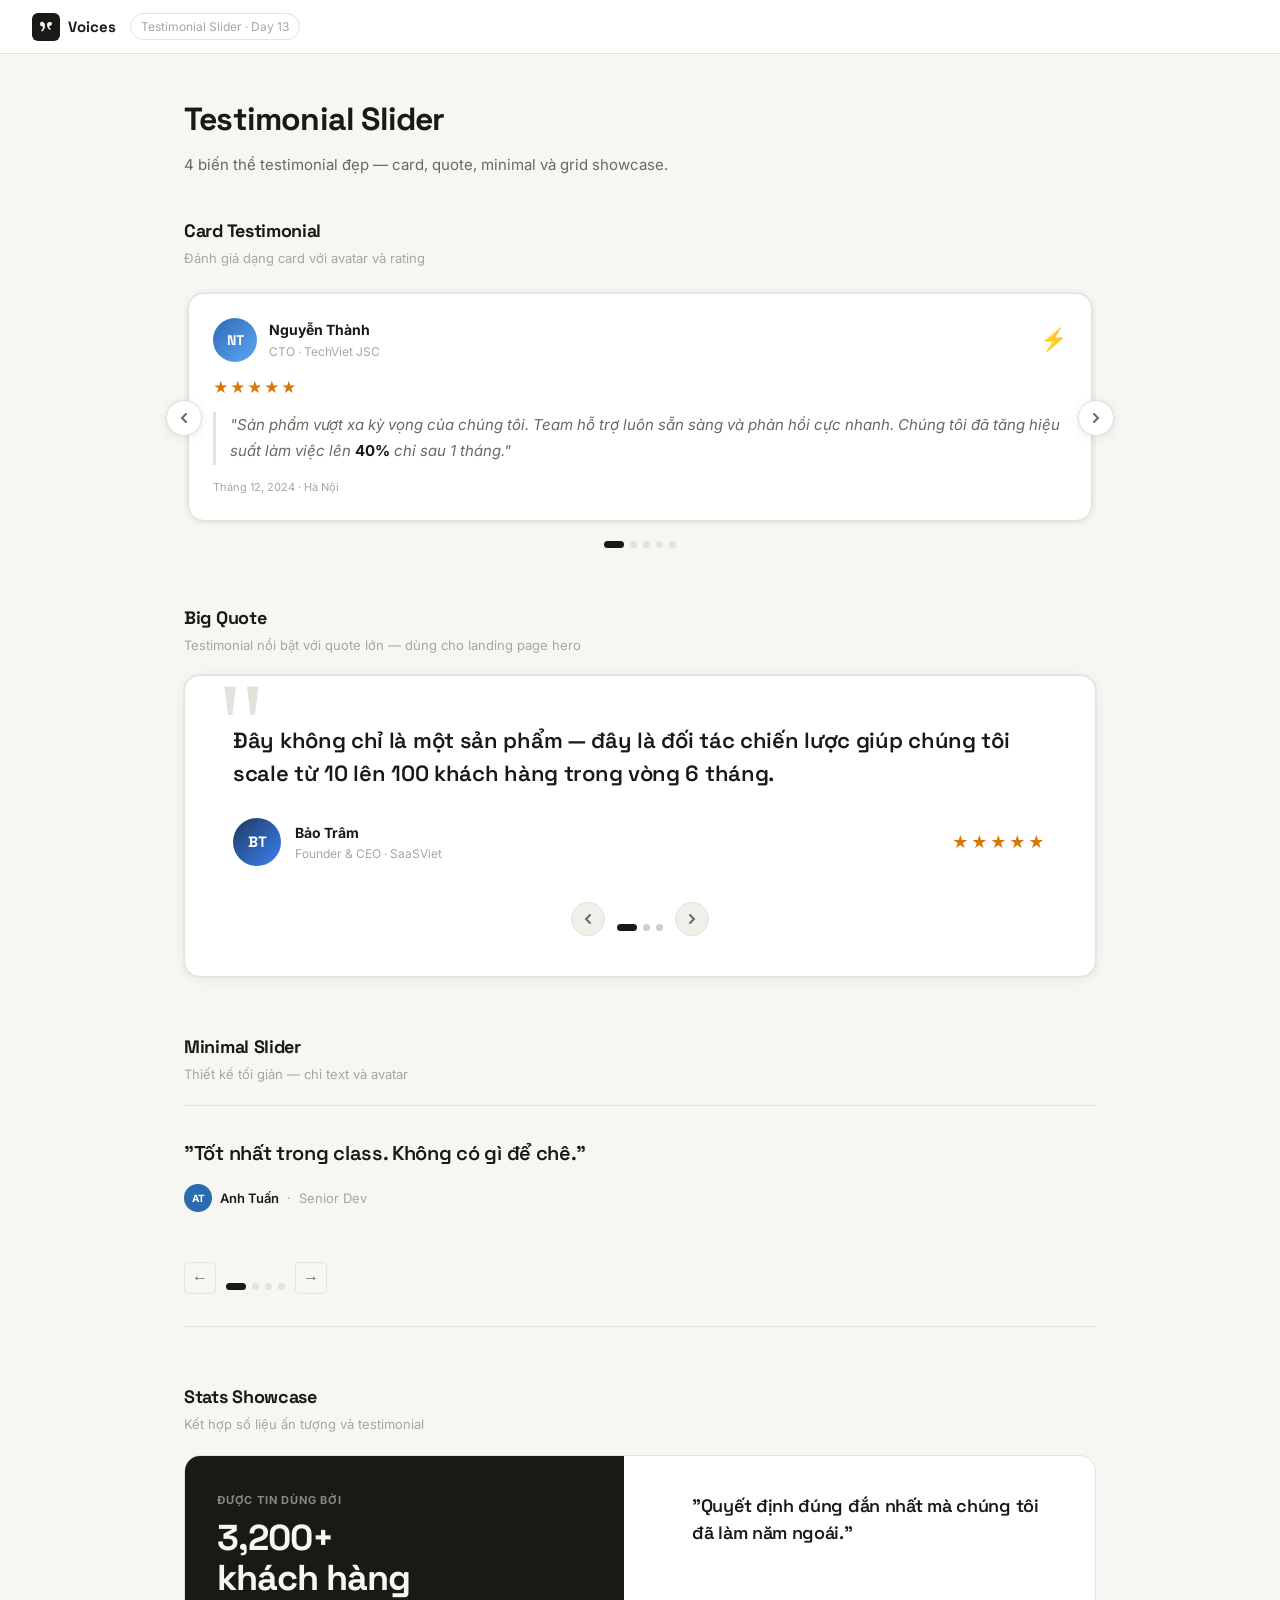
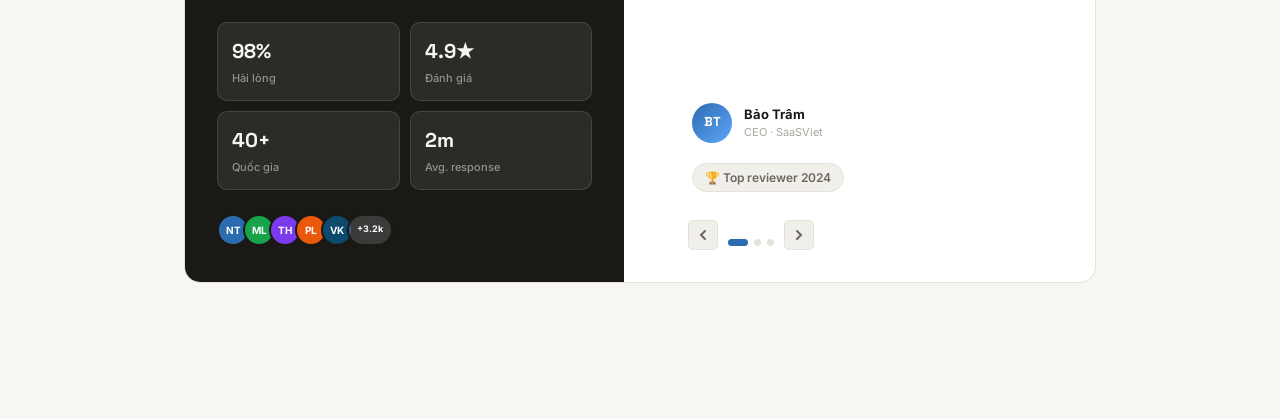
<file: 13-testimonial-slider/index.html>
<!doctype html>
<html lang="vi">
  <head>
    <meta charset="UTF-8" />
    <meta name="viewport" content="width=device-width, initial-scale=1.0" />
    <title>Voices — Testimonial Slider</title>
    <link rel="preconnect" href="https://fonts.googleapis.com" />
    <link rel="preconnect" href="https://fonts.gstatic.com" crossorigin />
    <link href="https://fonts.googleapis.com/css2?family=Inter:wght@300;400;500;600&family=Space+Grotesk:wght@400;500;600;700&display=swap" rel="stylesheet" />
    <link rel="stylesheet" href="./style.css" />
  </head>
  <body>
    <nav>
      <div class="nav-logo">
        <div class="nav-logo-mark">
          <svg width="14" height="14" viewBox="0 0 14 14" fill="currentColor">
            <path
              d="M3.5 1.5C2.1 1.5 1 2.6 1 4S2.1 6.5 3.5 6.5c.3 0 .5.2.5.5C4 8.4 3.3 9.5 2 10.5l1 1c1.8-1.2 3-3.2 3-5.5C6 3.1 4.9 2 3.5 2V1.5zm7 0v.5C9.1 2 8 3.1 8 4.5 8 6.8 9.2 8.8 11 10l1-1C10.7 8 10 7 10 6.5c0-.3.2-.5.5-.5C11.9 6 13 4.9 13 3.5S11.9 2 10.5 2V1.5z"
            />
          </svg>
        </div>
        Voices
      </div>
      <div class="nav-tag">Testimonial Slider · Day 13</div>
    </nav>

    <div class="page">
      <div class="page-intro">
        <h1 class="page-title">Testimonial Slider</h1>
        <p class="page-desc">4 biến thể testimonial đẹp — card, quote, minimal và grid showcase.</p>
      </div>

      <!-- ══ Variant 1: Card Testimonial ══ -->
      <section class="section">
        <div class="section-header">
          <div class="section-title">Card Testimonial</div>
          <div class="section-sub">Đánh giá dạng card với avatar và rating</div>
        </div>

        <div class="tslider card-tslider" id="card-slider">
          <div class="ts-track-wrap">
            <div class="ts-track" id="card-track">
              <div class="ts-slide">
                <div class="tcard">
                  <div class="tcard-header">
                    <div class="tcard-avatar" style="background: linear-gradient(135deg, #2b6cb0, #60a5fa)">NT</div>
                    <div class="tcard-author">
                      <div class="author-name">Nguyễn Thành</div>
                      <div class="author-role">CTO · TechViet JSC</div>
                    </div>
                    <div class="tcard-logo">⚡</div>
                  </div>
                  <div class="stars">★★★★★</div>
                  <blockquote class="tcard-quote">
                    "Sản phẩm vượt xa kỳ vọng của chúng tôi. Team hỗ trợ luôn sẵn sàng và phản hồi cực nhanh. Chúng tôi đã tăng hiệu suất làm việc lên <strong>40%</strong> chỉ sau 1 tháng."
                  </blockquote>
                  <div class="tcard-meta">Tháng 12, 2024 · Hà Nội</div>
                </div>
              </div>

              <div class="ts-slide">
                <div class="tcard">
                  <div class="tcard-header">
                    <div class="tcard-avatar" style="background: linear-gradient(135deg, #16a34a, #4ade80)">ML</div>
                    <div class="tcard-author">
                      <div class="author-name">Mai Linh</div>
                      <div class="author-role">Product Manager · StartupX</div>
                    </div>
                    <div class="tcard-logo">🚀</div>
                  </div>
                  <div class="stars">★★★★★</div>
                  <blockquote class="tcard-quote">"Giao diện trực quan, tính năng mạnh mẽ. Đây là công cụ không thể thiếu trong workflow của đội ngũ chúng tôi. Rất đáng đồng tiền bỏ ra!"</blockquote>
                  <div class="tcard-meta">Tháng 11, 2024 · TP. HCM</div>
                </div>
              </div>

              <div class="ts-slide">
                <div class="tcard">
                  <div class="tcard-header">
                    <div class="tcard-avatar" style="background: linear-gradient(135deg, #7c3aed, #a78bfa)">TH</div>
                    <div class="tcard-author">
                      <div class="author-name">Trần Hùng</div>
                      <div class="author-role">CEO · Digital Agency</div>
                    </div>
                    <div class="tcard-logo">💎</div>
                  </div>
                  <div class="stars">★★★★★</div>
                  <blockquote class="tcard-quote">
                    "Chúng tôi đã thử nhiều giải pháp khác nhưng đây là cái duy nhất thực sự giải quyết được bài toán của chúng tôi. Highly recommend cho bất kỳ team nào!"
                  </blockquote>
                  <div class="tcard-meta">Tháng 10, 2024 · Đà Nẵng</div>
                </div>
              </div>

              <div class="ts-slide">
                <div class="tcard">
                  <div class="tcard-header">
                    <div class="tcard-avatar" style="background: linear-gradient(135deg, #ea580c, #fbbf24)">PL</div>
                    <div class="tcard-author">
                      <div class="author-name">Phương Linh</div>
                      <div class="author-role">Designer · Freelance</div>
                    </div>
                    <div class="tcard-logo">🎨</div>
                  </div>
                  <div class="stars">★★★★☆</div>
                  <blockquote class="tcard-quote">
                    "Thiết kế đẹp, UX mượt mà. Mình đã giới thiệu cho hơn 20 khách hàng và ai cũng hài lòng. Hy vọng sẽ có thêm nhiều tính năng hơn trong tương lai."
                  </blockquote>
                  <div class="tcard-meta">Tháng 9, 2024 · Cần Thơ</div>
                </div>
              </div>

              <div class="ts-slide">
                <div class="tcard">
                  <div class="tcard-header">
                    <div class="tcard-avatar" style="background: linear-gradient(135deg, #0c4a6e, #06b6d4)">VK</div>
                    <div class="tcard-author">
                      <div class="author-name">Văn Khoa</div>
                      <div class="author-role">Engineer · FinTech Co.</div>
                    </div>
                    <div class="tcard-logo">💰</div>
                  </div>
                  <div class="stars">★★★★★</div>
                  <blockquote class="tcard-quote">
                    "Integration API rất tốt, documentation rõ ràng. Đội ngũ của chúng tôi chỉ mất <strong>2 ngày</strong> để tích hợp hoàn toàn vào hệ thống hiện có."
                  </blockquote>
                  <div class="tcard-meta">Tháng 8, 2024 · Hà Nội</div>
                </div>
              </div>
            </div>
            <!-- /ts-track -->
          </div>

          <button class="ts-arrow prev" id="card-prev">
            <svg width="16" height="16" viewBox="0 0 16 16" fill="none" stroke="currentColor" stroke-width="2" stroke-linecap="round"><path d="M10 4 6 8l4 4" /></svg>
          </button>
          <button class="ts-arrow next" id="card-next">
            <svg width="16" height="16" viewBox="0 0 16 16" fill="none" stroke="currentColor" stroke-width="2" stroke-linecap="round"><path d="M6 4l4 4-4 4" /></svg>
          </button>
          <div class="ts-dots" id="card-dots"></div>
        </div>
      </section>

      <!-- ══ Variant 2: Big Quote ══ -->
      <section class="section">
        <div class="section-header">
          <div class="section-title">Big Quote</div>
          <div class="section-sub">Testimonial nổi bật với quote lớn — dùng cho landing page hero</div>
        </div>

        <div class="tslider quote-tslider" id="quote-slider">
          <div class="quote-mark">"</div>

          <div class="quote-track-wrap">
            <div class="quote-track" id="quote-track">
              <div class="quote-slide">
                <p class="quote-text">Đây không chỉ là một sản phẩm — đây là đối tác chiến lược giúp chúng tôi scale từ 10 lên 100 khách hàng trong vòng 6 tháng.</p>
                <div class="quote-author">
                  <div class="qa-avatar" style="background: linear-gradient(135deg, #1e3a5f, #3b82f6)">BT</div>
                  <div>
                    <div class="qa-name">Bảo Trâm</div>
                    <div class="qa-role">Founder & CEO · SaaSViet</div>
                  </div>
                  <div class="qa-stars">★★★★★</div>
                </div>
              </div>

              <div class="quote-slide">
                <p class="quote-text">Chúng tôi đã tìm kiếm giải pháp này trong 2 năm. Khi tìm thấy, mọi thứ thay đổi hoàn toàn. Productivity của team tăng 3 lần chỉ trong một quý.</p>
                <div class="quote-author">
                  <div class="qa-avatar" style="background: linear-gradient(135deg, #7c2d12, #f97316)">HN</div>
                  <div>
                    <div class="qa-name">Hải Nam</div>
                    <div class="qa-role">COO · LogiTech Vietnam</div>
                  </div>
                  <div class="qa-stars">★★★★★</div>
                </div>
              </div>

              <div class="quote-slide">
                <p class="quote-text">Tôi đã giới thiệu cho tất cả startup trong portfolio của mình. Đây là rare case mà sản phẩm vừa simple, vừa powerful, vừa affordable.</p>
                <div class="quote-author">
                  <div class="qa-avatar" style="background: linear-gradient(135deg, #14532d, #22c55e)">KP</div>
                  <div>
                    <div class="qa-name">Kim Phụng</div>
                    <div class="qa-role">Partner · Mekong Capital</div>
                  </div>
                  <div class="qa-stars">★★★★★</div>
                </div>
              </div>
            </div>
          </div>

          <div class="quote-controls">
            <button class="qt-btn" id="quote-prev">
              <svg width="16" height="16" viewBox="0 0 16 16" fill="none" stroke="currentColor" stroke-width="2" stroke-linecap="round"><path d="M10 4 6 8l4 4" /></svg>
            </button>
            <div class="ts-dots inline-dots" id="quote-dots"></div>
            <button class="qt-btn" id="quote-next">
              <svg width="16" height="16" viewBox="0 0 16 16" fill="none" stroke="currentColor" stroke-width="2" stroke-linecap="round"><path d="M6 4l4 4-4 4" /></svg>
            </button>
          </div>
        </div>
      </section>

      <!-- ══ Variant 3: Minimal ══ -->
      <section class="section">
        <div class="section-header">
          <div class="section-title">Minimal Slider</div>
          <div class="section-sub">Thiết kế tối giản — chỉ text và avatar</div>
        </div>

        <div class="minimal-slider" id="minimal-slider">
          <div class="minimal-inner" id="minimal-track">
            <div class="minimal-slide active">
              <div class="minimal-text">"Tốt nhất trong class. Không có gì để chê."</div>
              <div class="minimal-author">
                <div class="mini-avatar" style="background: #2b6cb0">AT</div>
                <span class="mini-name">Anh Tuấn</span>
                <span class="mini-sep">·</span>
                <span class="mini-role">Senior Dev</span>
              </div>
            </div>

            <div class="minimal-slide">
              <div class="minimal-text">"Đã dùng 6 tháng, không có lý do gì để chuyển sang cái khác."</div>
              <div class="minimal-author">
                <div class="mini-avatar" style="background: #16a34a">TQ</div>
                <span class="mini-name">Thu Quỳnh</span>
                <span class="mini-sep">·</span>
                <span class="mini-role">Marketing Lead</span>
              </div>
            </div>

            <div class="minimal-slide">
              <div class="minimal-text">"ROI rõ ràng ngay từ tuần đầu tiên sử dụng."</div>
              <div class="minimal-author">
                <div class="mini-avatar" style="background: #7c3aed">MH</div>
                <span class="mini-name">Minh Hiếu</span>
                <span class="mini-sep">·</span>
                <span class="mini-role">Business Owner</span>
              </div>
            </div>

            <div class="minimal-slide">
              <div class="minimal-text">"Support 10/10. Có vấn đề gì là họ giải quyết trong vòng 1 tiếng."</div>
              <div class="minimal-author">
                <div class="mini-avatar" style="background: #ea580c">LP</div>
                <span class="mini-name">Lan Phương</span>
                <span class="mini-sep">·</span>
                <span class="mini-role">Operations Manager</span>
              </div>
            </div>
          </div>

          <div class="minimal-controls">
            <button class="min-btn" id="min-prev">←</button>
            <div class="ts-dots flat-dots" id="minimal-dots"></div>
            <button class="min-btn" id="min-next">→</button>
          </div>
        </div>
      </section>

      <!-- ══ Variant 4: Stats + Testimonial ══ -->
      <section class="section">
        <div class="section-header">
          <div class="section-title">Stats Showcase</div>
          <div class="section-sub">Kết hợp số liệu ấn tượng và testimonial</div>
        </div>

        <div class="stats-showcase">
          <div class="stats-left">
            <div class="stats-eyebrow">Được tin dùng bởi</div>
            <div class="stats-headline">3,200+<br />khách hàng</div>
            <div class="stats-grid">
              <div class="stat-pill"><span class="stat-num">98%</span><span class="stat-lbl">Hài lòng</span></div>
              <div class="stat-pill"><span class="stat-num">4.9★</span><span class="stat-lbl">Đánh giá</span></div>
              <div class="stat-pill"><span class="stat-num">40+</span><span class="stat-lbl">Quốc gia</span></div>
              <div class="stat-pill"><span class="stat-num">2m</span><span class="stat-lbl">Avg. response</span></div>
            </div>
            <div class="avatars-row">
              <div class="av" style="background: #2b6cb0">NT</div>
              <div class="av" style="background: #16a34a">ML</div>
              <div class="av" style="background: #7c3aed">TH</div>
              <div class="av" style="background: #ea580c">PL</div>
              <div class="av" style="background: #0c4a6e">VK</div>
              <div class="av more">+3.2k</div>
            </div>
          </div>

          <div class="stats-right">
            <div class="showcase-slider" id="showcase-slider">
              <div class="showcase-track" id="showcase-track">
                <div class="showcase-slide">
                  <div class="ss-quote">"Quyết định đúng đắn nhất mà chúng tôi đã làm năm ngoái."</div>
                  <div class="ss-author">
                    <div class="ss-avatar" style="background: linear-gradient(135deg, #2b6cb0, #60a5fa)">BT</div>
                    <div>
                      <div class="ss-name">Bảo Trâm</div>
                      <div class="ss-role">CEO · SaaSViet</div>
                    </div>
                  </div>
                  <div class="ss-tag">🏆 Top reviewer 2024</div>
                </div>

                <div class="showcase-slide">
                  <div class="ss-quote">"Onboarding nhanh, giá trị mang lại ngay từ ngày đầu."</div>
                  <div class="ss-author">
                    <div class="ss-avatar" style="background: linear-gradient(135deg, #16a34a, #4ade80)">HN</div>
                    <div>
                      <div class="ss-name">Hải Nam</div>
                      <div class="ss-role">COO · LogiTech</div>
                    </div>
                  </div>
                  <div class="ss-tag">⚡ Power user</div>
                </div>

                <div class="showcase-slide">
                  <div class="ss-quote">"Team support phản hồi nhanh hơn cả nội bộ của chúng tôi!"</div>
                  <div class="ss-author">
                    <div class="ss-avatar" style="background: linear-gradient(135deg, #7c3aed, #a78bfa)">KP</div>
                    <div>
                      <div class="ss-name">Kim Phụng</div>
                      <div class="ss-role">Partner · VC Fund</div>
                    </div>
                  </div>
                  <div class="ss-tag">💬 Most helpful</div>
                </div>
              </div>

              <div class="showcase-controls">
                <button class="sc-btn" id="sc-prev">
                  <svg width="14" height="14" viewBox="0 0 14 14" fill="none" stroke="currentColor" stroke-width="2" stroke-linecap="round"><path d="M9 3 5 7l4 4" /></svg>
                </button>
                <div class="ts-dots sc-dots" id="sc-dots"></div>
                <button class="sc-btn" id="sc-next">
                  <svg width="14" height="14" viewBox="0 0 14 14" fill="none" stroke="currentColor" stroke-width="2" stroke-linecap="round"><path d="M5 3l4 4-4 4" /></svg>
                </button>
              </div>
            </div>
          </div>
        </div>
      </section>
    </div>

    <div class="toast-container" id="toasts"></div>
    <script src="./script.js"></script>
  </body>
</html>
</file>
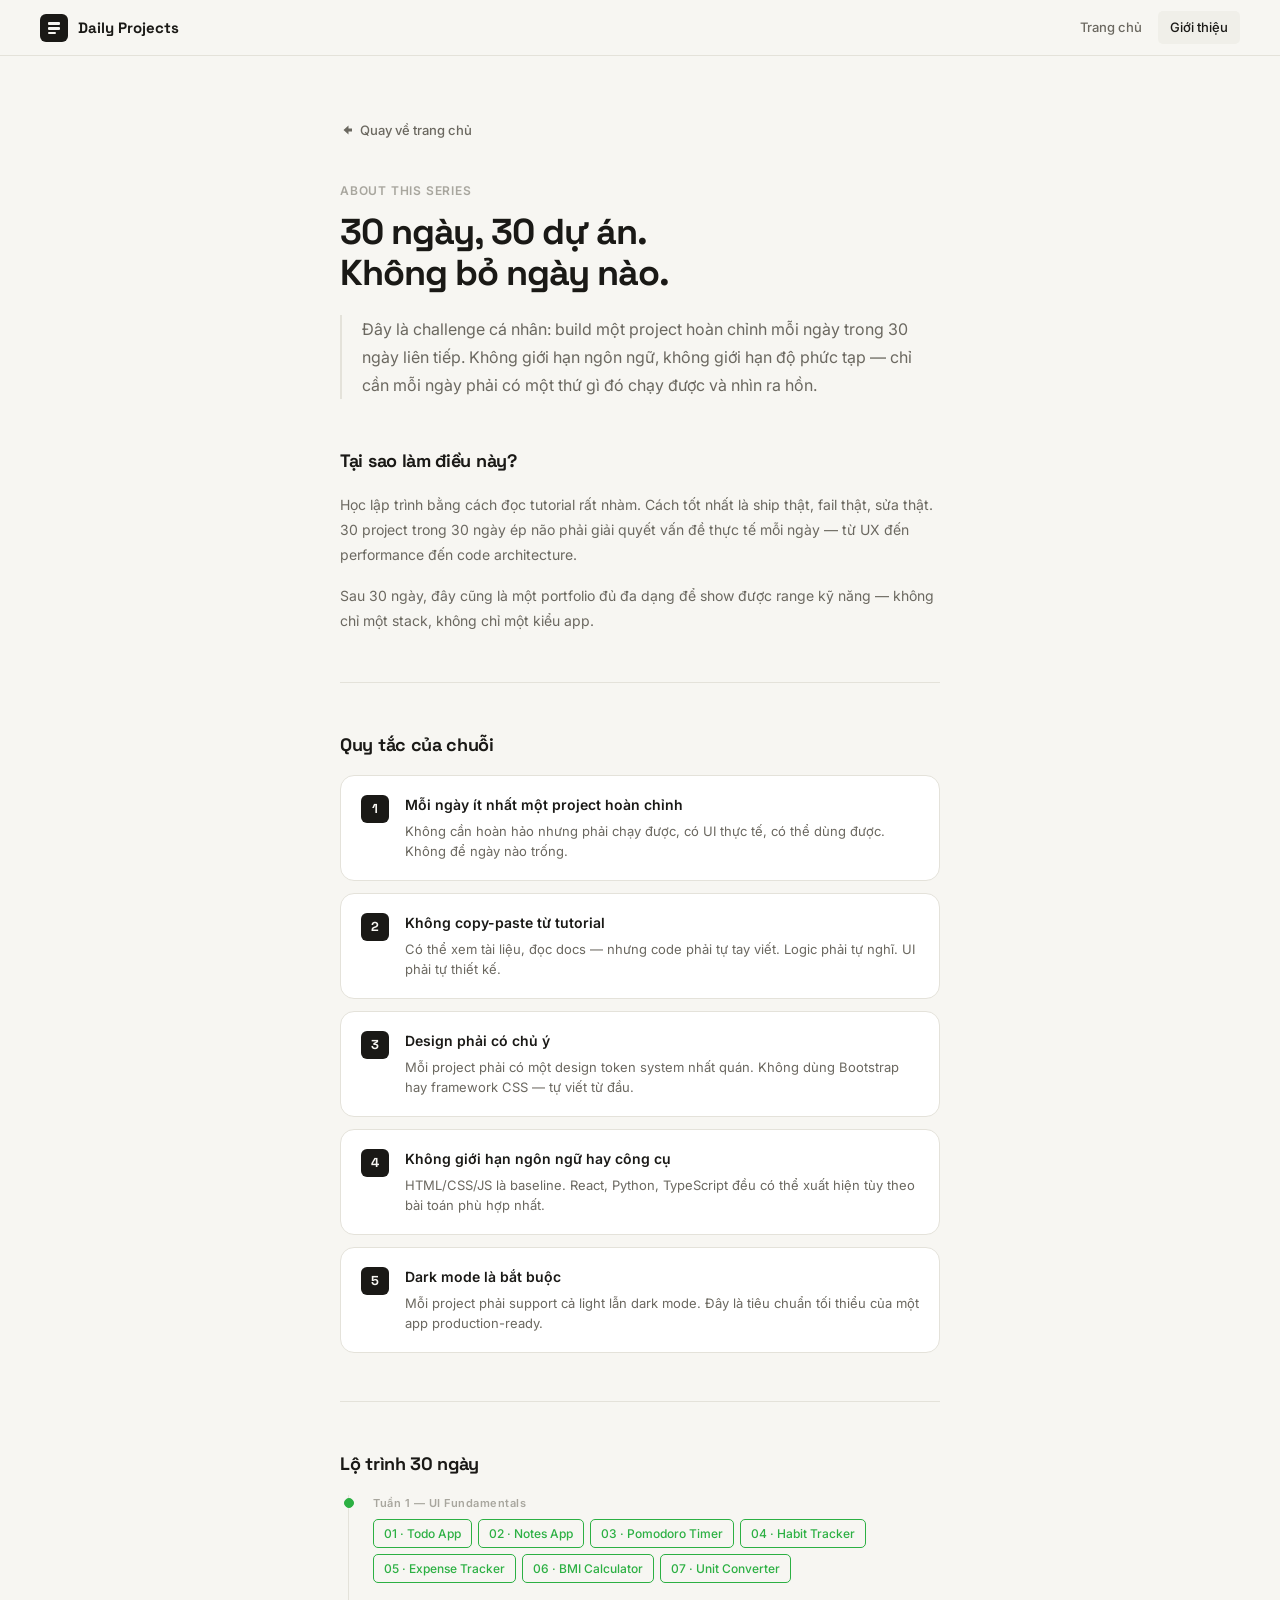
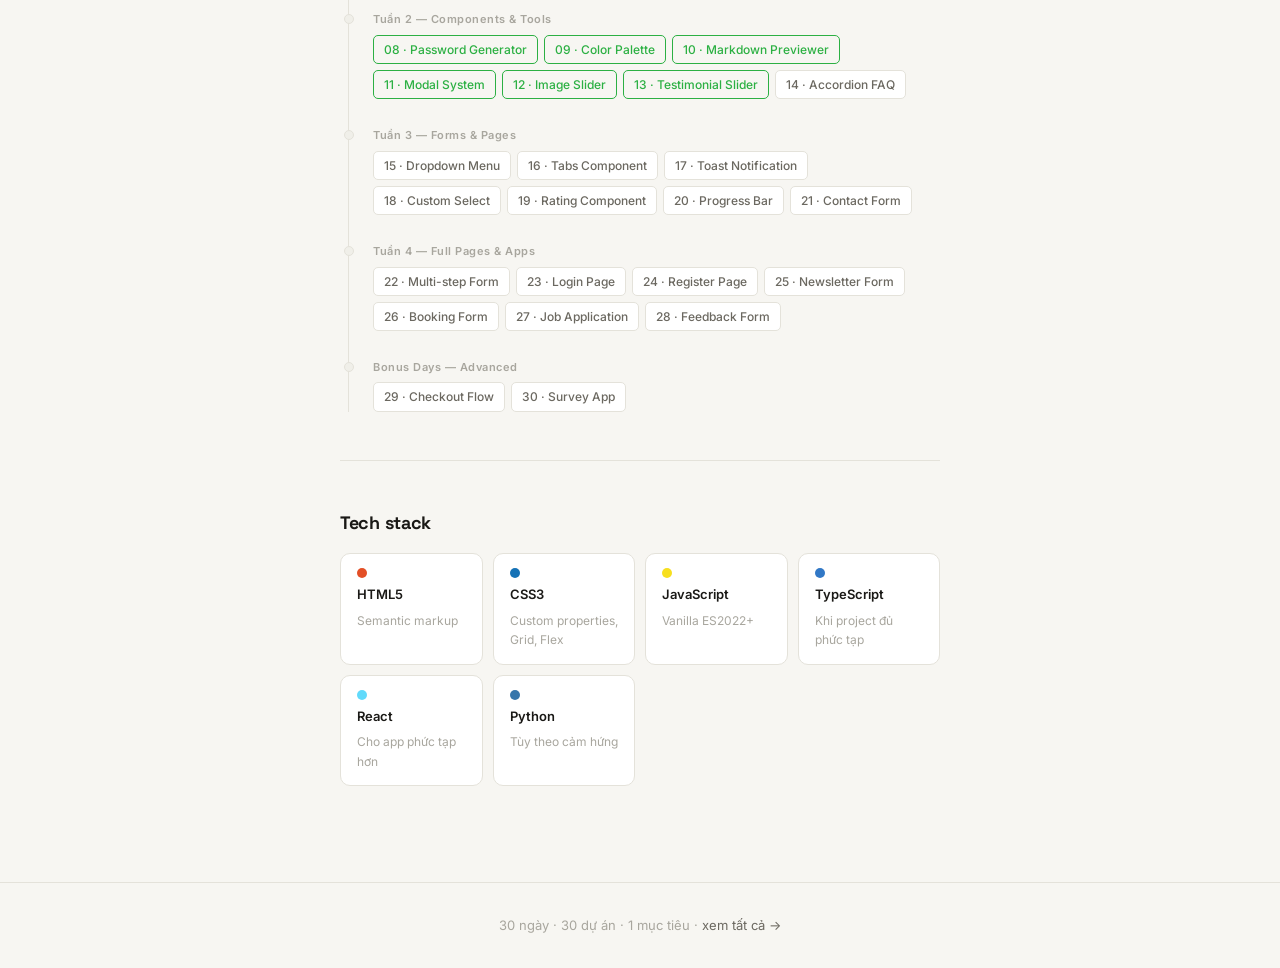
<file: about.html>
<!doctype html>
<html lang="vi">
  <head>
    <meta charset="UTF-8" />
    <meta name="viewport" content="width=device-width, initial-scale=1.0" />
    <title>Giới thiệu — Daily Projects</title>
    <link rel="preconnect" href="https://fonts.googleapis.com" />
    <link rel="preconnect" href="https://fonts.gstatic.com" crossorigin />
    <link href="https://fonts.googleapis.com/css2?family=Inter:wght@300;400;500;600&family=Space+Grotesk:wght@400;500;600;700&display=swap" rel="stylesheet" />
    <style>
      *,
      *::before,
      *::after {
        box-sizing: border-box;
        margin: 0;
        padding: 0;
      }

      :root {
        --bg: #f7f6f2;
        --surface: #ffffff;
        --surface-2: #f0efe9;
        --border: #e4e2da;
        --text-1: #1a1916;
        --text-2: #6b6860;
        --text-3: #a8a69e;
        --accent: #2b6cb0;
        --green-3: #2cb043;
        --radius-sm: 5px;
        --radius: 10px;
        --radius-lg: 14px;
        --font-display: "Space Grotesk", sans-serif;
        --font-body: "Inter", sans-serif;
        --tr: 150ms cubic-bezier(0.4, 0, 0.2, 1);
      }

      @media (prefers-color-scheme: dark) {
        :root {
          --bg: #111110;
          --surface: #1c1c1a;
          --surface-2: #252522;
          --border: #2e2d2a;
          --text-1: #f0efe9;
          --text-2: #9b9990;
          --text-3: #5c5b55;
          --accent: #60a5fa;
          --green-3: #4ac963;
        }
      }

      body {
        font-family: var(--font-body);
        background: var(--bg);
        color: var(--text-1);
        min-height: 100vh;
        font-size: 14px;
        line-height: 1.6;
      }

      a {
        text-decoration: none;
        color: inherit;
      }

      nav {
        position: sticky;
        top: 0;
        z-index: 50;
        background: var(--bg);
        border-bottom: 1px solid var(--border);
        padding: 0 40px;
        height: 56px;
        display: flex;
        align-items: center;
        justify-content: space-between;
      }

      .nav-logo {
        display: flex;
        align-items: center;
        gap: 10px;
        font-family: var(--font-display);
        font-size: 15px;
        font-weight: 700;
      }

      .nav-logo-mark {
        width: 28px;
        height: 28px;
        background: var(--text-1);
        border-radius: 6px;
        display: flex;
        align-items: center;
        justify-content: center;
      }

      .nav-logo-mark svg {
        fill: var(--bg);
      }

      .nav-links {
        display: flex;
        align-items: center;
        gap: 4px;
      }

      .nav-link {
        padding: 6px 12px;
        border-radius: var(--radius-sm);
        font-size: 13px;
        font-weight: 500;
        color: var(--text-2);
        transition: all var(--tr);
      }

      .nav-link:hover {
        background: var(--surface-2);
        color: var(--text-1);
      }
      .nav-link.active {
        color: var(--text-1);
        background: var(--surface-2);
      }

      /* ── Content ── */
      .page {
        max-width: 680px;
        margin: 0 auto;
        padding: 64px 40px 96px;
      }

      .back-link {
        display: inline-flex;
        align-items: center;
        gap: 6px;
        font-size: 13px;
        font-weight: 500;
        color: var(--text-2);
        margin-bottom: 40px;
        transition: color var(--tr);
      }

      .back-link:hover {
        color: var(--text-1);
      }

      .page-eyebrow {
        font-size: 12px;
        font-weight: 600;
        letter-spacing: 0.8px;
        text-transform: uppercase;
        color: var(--text-3);
        margin-bottom: 12px;
      }

      h1 {
        font-family: var(--font-display);
        font-size: 36px;
        font-weight: 700;
        letter-spacing: -1px;
        line-height: 1.15;
        margin-bottom: 20px;
      }

      .lead {
        font-size: 16px;
        color: var(--text-2);
        line-height: 1.75;
        margin-bottom: 48px;
        border-left: 2px solid var(--border);
        padding-left: 20px;
      }

      .divider {
        height: 1px;
        background: var(--border);
        margin: 48px 0;
      }

      h2 {
        font-family: var(--font-display);
        font-size: 18px;
        font-weight: 700;
        letter-spacing: -0.3px;
        margin-bottom: 16px;
      }

      p {
        font-size: 14px;
        color: var(--text-2);
        line-height: 1.8;
        margin-bottom: 16px;
      }

      p:last-child {
        margin-bottom: 0;
      }

      /* ── Rule cards ── */
      .rules {
        display: flex;
        flex-direction: column;
        gap: 12px;
        margin-bottom: 0;
      }

      .rule-card {
        background: var(--surface);
        border: 1px solid var(--border);
        border-radius: var(--radius-lg);
        padding: 18px 20px;
        display: flex;
        gap: 16px;
        align-items: flex-start;
      }

      .rule-num {
        width: 28px;
        height: 28px;
        border-radius: 6px;
        background: var(--text-1);
        color: var(--bg);
        font-family: var(--font-display);
        font-size: 13px;
        font-weight: 700;
        display: flex;
        align-items: center;
        justify-content: center;
        flex-shrink: 0;
        margin-top: 1px;
      }

      .rule-body {
      }
      .rule-title {
        font-weight: 600;
        font-size: 14px;
        margin-bottom: 4px;
      }
      .rule-desc {
        font-size: 13px;
        color: var(--text-2);
        line-height: 1.6;
        margin: 0;
      }

      /* ── Timeline ── */
      .timeline {
        display: flex;
        flex-direction: column;
        border-left: 1px solid var(--border);
        padding-left: 24px;
        margin-left: 8px;
        gap: 0;
      }

      .tl-item {
        position: relative;
        padding-bottom: 28px;
      }

      .tl-item:last-child {
        padding-bottom: 0;
      }

      .tl-dot {
        position: absolute;
        left: -29px;
        top: 3px;
        width: 10px;
        height: 10px;
        border-radius: 50%;
        background: var(--surface-2);
        border: 1.5px solid var(--border);
      }

      .tl-dot.done {
        background: var(--green-3);
        border-color: var(--green-3);
      }
      .tl-dot.active {
        background: var(--accent);
        border-color: var(--accent);
      }

      .tl-week {
        font-size: 11px;
        font-weight: 600;
        color: var(--text-3);
        letter-spacing: 0.5px;
        margin-bottom: 6px;
      }

      .tl-projects {
        display: flex;
        flex-wrap: wrap;
        gap: 6px;
      }

      .tl-project {
        background: var(--surface);
        border: 1px solid var(--border);
        border-radius: var(--radius-sm);
        padding: 4px 10px;
        font-size: 12px;
        font-weight: 500;
        color: var(--text-2);
      }

      .tl-project.done {
        color: var(--green-3);
        border-color: currentColor;
        background: transparent;
      }

      /* ── Stack section ── */
      .stack-grid {
        display: grid;
        grid-template-columns: repeat(auto-fill, minmax(140px, 1fr));
        gap: 10px;
      }

      .stack-item {
        background: var(--surface);
        border: 1px solid var(--border);
        border-radius: var(--radius);
        padding: 14px 16px;
        display: flex;
        flex-direction: column;
        gap: 6px;
      }

      .stack-dot {
        width: 10px;
        height: 10px;
        border-radius: 50%;
      }

      .stack-name {
        font-weight: 600;
        font-size: 13px;
      }
      .stack-desc {
        font-size: 12px;
        color: var(--text-3);
      }

      @media (max-width: 640px) {
        nav {
          padding: 0 20px;
        }
        .page {
          padding: 40px 20px 64px;
        }
        h1 {
          font-size: 28px;
        }
      }
    </style>
  </head>
  <body>
    <nav>
      <a href="index.html" class="nav-logo">
        <div class="nav-logo-mark">
          <svg width="14" height="14" viewBox="0 0 14 14">
            <path
              d="M1 2a1 1 0 0 1 1-1h10a1 1 0 0 1 1 1v1a1 1 0 0 1-1 1H2a1 1 0 0 1-1-1V2zm0 5a1 1 0 0 1 1-1h10a1 1 0 0 1 1 1v1a1 1 0 0 1-1 1H2a1 1 0 0 1-1-1V7zm1 4a1 1 0 1 0 0 2h6a1 1 0 1 0 0-2H2z"
            />
          </svg>
        </div>
        Daily Projects
      </a>
      <div class="nav-links">
        <a href="index.html" class="nav-link">Trang chủ</a>
        <a href="about.html" class="nav-link active">Giới thiệu</a>
      </div>
    </nav>

    <div class="page">
      <a href="index.html" class="back-link">
        <svg width="14" height="14" viewBox="0 0 14 14" fill="currentColor"><path d="M8.5 2.5 3.5 7l5 4.5V8.5H12v-3H8.5V2.5z" /></svg>
        Quay về trang chủ
      </a>

      <div class="page-eyebrow">About this series</div>
      <h1>30 ngày, 30 dự án.<br />Không bỏ ngày nào.</h1>

      <p class="lead">
        Đây là challenge cá nhân: build một project hoàn chỉnh mỗi ngày trong 30 ngày liên tiếp. Không giới hạn ngôn ngữ, không giới hạn độ phức tạp — chỉ cần mỗi ngày phải có một thứ gì đó chạy được
        và nhìn ra hồn.
      </p>

      <h2>Tại sao làm điều này?</h2>
      <p>
        Học lập trình bằng cách đọc tutorial rất nhàm. Cách tốt nhất là ship thật, fail thật, sửa thật. 30 project trong 30 ngày ép não phải giải quyết vấn đề thực tế mỗi ngày — từ UX đến performance
        đến code architecture.
      </p>
      <p>Sau 30 ngày, đây cũng là một portfolio đủ đa dạng để show được range kỹ năng — không chỉ một stack, không chỉ một kiểu app.</p>

      <div class="divider"></div>

      <h2>Quy tắc của chuỗi</h2>
      <div class="rules">
        <div class="rule-card">
          <div class="rule-num">1</div>
          <div class="rule-body">
            <div class="rule-title">Mỗi ngày ít nhất một project hoàn chỉnh</div>
            <p class="rule-desc">Không cần hoàn hảo nhưng phải chạy được, có UI thực tế, có thể dùng được. Không để ngày nào trống.</p>
          </div>
        </div>
        <div class="rule-card">
          <div class="rule-num">2</div>
          <div class="rule-body">
            <div class="rule-title">Không copy-paste từ tutorial</div>
            <p class="rule-desc">Có thể xem tài liệu, đọc docs — nhưng code phải tự tay viết. Logic phải tự nghĩ. UI phải tự thiết kế.</p>
          </div>
        </div>
        <div class="rule-card">
          <div class="rule-num">3</div>
          <div class="rule-body">
            <div class="rule-title">Design phải có chủ ý</div>
            <p class="rule-desc">Mỗi project phải có một design token system nhất quán. Không dùng Bootstrap hay framework CSS — tự viết từ đầu.</p>
          </div>
        </div>
        <div class="rule-card">
          <div class="rule-num">4</div>
          <div class="rule-body">
            <div class="rule-title">Không giới hạn ngôn ngữ hay công cụ</div>
            <p class="rule-desc">HTML/CSS/JS là baseline. React, Python, TypeScript đều có thể xuất hiện tùy theo bài toán phù hợp nhất.</p>
          </div>
        </div>
        <div class="rule-card">
          <div class="rule-num">5</div>
          <div class="rule-body">
            <div class="rule-title">Dark mode là bắt buộc</div>
            <p class="rule-desc">Mỗi project phải support cả light lẫn dark mode. Đây là tiêu chuẩn tối thiểu của một app production-ready.</p>
          </div>
        </div>
      </div>

      <div class="divider"></div>

      <h2>Lộ trình 30 ngày</h2>

      <div class="timeline">
        <div class="tl-item">
          <div class="tl-dot done"></div>
          <div class="tl-week">Tuần 1 — UI Fundamentals</div>
          <div class="tl-projects">
            <span class="tl-project done">01 · Todo App</span>
            <span class="tl-project done">02 · Notes App</span>
            <span class="tl-project done">03 · Pomodoro Timer</span>
            <span class="tl-project done">04 · Habit Tracker</span>
            <span class="tl-project done">05 · Expense Tracker</span>
            <span class="tl-project done">06 · BMI Calculator</span>
            <span class="tl-project done">07 · Unit Converter</span>
          </div>
        </div>
        <div class="tl-item">
          <div class="tl-dot"></div>
          <div class="tl-week">Tuần 2 — Components & Tools</div>
          <div class="tl-projects">
            <span class="tl-project done">08 · Password Generator</span>
            <span class="tl-project done">09 · Color Palette</span>
            <span class="tl-project done">10 · Markdown Previewer</span>
            <span class="tl-project done">11 · Modal System</span>
            <span class="tl-project done">12 · Image Slider</span>
            <span class="tl-project done">13 · Testimonial Slider</span>
            <span class="tl-project">14 · Accordion FAQ</span>
          </div>
        </div>
        <div class="tl-item">
          <div class="tl-dot"></div>
          <div class="tl-week">Tuần 3 — Forms & Pages</div>
          <div class="tl-projects">
            <span class="tl-project">15 · Dropdown Menu</span>
            <span class="tl-project">16 · Tabs Component</span>
            <span class="tl-project">17 · Toast Notification</span>
            <span class="tl-project">18 · Custom Select</span>
            <span class="tl-project">19 · Rating Component</span>
            <span class="tl-project">20 · Progress Bar</span>
            <span class="tl-project">21 · Contact Form</span>
          </div>
        </div>
        <div class="tl-item">
          <div class="tl-dot"></div>
          <div class="tl-week">Tuần 4 — Full Pages & Apps</div>
          <div class="tl-projects">
            <span class="tl-project">22 · Multi-step Form</span>
            <span class="tl-project">23 · Login Page</span>
            <span class="tl-project">24 · Register Page</span>
            <span class="tl-project">25 · Newsletter Form</span>
            <span class="tl-project">26 · Booking Form</span>
            <span class="tl-project">27 · Job Application</span>
            <span class="tl-project">28 · Feedback Form</span>
          </div>
        </div>
        <div class="tl-item">
          <div class="tl-dot"></div>
          <div class="tl-week">Bonus Days — Advanced</div>
          <div class="tl-projects">
            <span class="tl-project">29 · Checkout Flow</span>
            <span class="tl-project">30 · Survey App</span>
          </div>
        </div>
      </div>

      <div class="divider"></div>

      <h2>Tech stack</h2>
      <div class="stack-grid">
        <div class="stack-item">
          <div class="stack-dot" style="background: #e34f26"></div>
          <div class="stack-name">HTML5</div>
          <div class="stack-desc">Semantic markup</div>
        </div>
        <div class="stack-item">
          <div class="stack-dot" style="background: #1572b6"></div>
          <div class="stack-name">CSS3</div>
          <div class="stack-desc">Custom properties, Grid, Flex</div>
        </div>
        <div class="stack-item">
          <div class="stack-dot" style="background: #f7df1e"></div>
          <div class="stack-name">JavaScript</div>
          <div class="stack-desc">Vanilla ES2022+</div>
        </div>
        <div class="stack-item">
          <div class="stack-dot" style="background: #3178c6"></div>
          <div class="stack-name">TypeScript</div>
          <div class="stack-desc">Khi project đủ phức tạp</div>
        </div>
        <div class="stack-item">
          <div class="stack-dot" style="background: #61dafb"></div>
          <div class="stack-name">React</div>
          <div class="stack-desc">Cho app phức tạp hơn</div>
        </div>
        <div class="stack-item">
          <div class="stack-dot" style="background: #3776ab"></div>
          <div class="stack-name">Python</div>
          <div class="stack-desc">Tùy theo cảm hứng</div>
        </div>
      </div>
    </div>

    <footer style="border-top: 1px solid var(--border); padding: 32px 40px; text-align: center; color: var(--text-3); font-size: 13px; font-family: var(--font-body)">
      30 ngày · 30 dự án · 1 mục tiêu · <a href="index.html" style="color: var(--text-2)">xem tất cả →</a>
    </footer>
  </body>
</html>
</file>
<file: style.css>
*,
      *::before,
      *::after {
        box-sizing: border-box;
        margin: 0;
        padding: 0;
      }

      :root {
        --bg: #f7f6f2;
        --surface: #ffffff;
        --surface-2: #f0efe9;
        --border: #e4e2da;
        --border-hover: #c8c5bc;
        --text-1: #1a1916;
        --text-2: #6b6860;
        --text-3: #a8a69e;
        --accent: #2b6cb0;
        --accent-light: #ebf4ff;
        --green-0: #edfaef;
        --green-1: #bbf0c4;
        --green-2: #68d77a;
        --green-3: #2cb043;
        --green-4: #176829;
        --cell: #e4e2da;
        --radius-sm: 5px;
        --radius: 10px;
        --radius-lg: 14px;
        --font-display: "Space Grotesk", sans-serif;
        --font-body: "Inter", sans-serif;
        --tr: 150ms cubic-bezier(0.4, 0, 0.2, 1);
      }

      @media (prefers-color-scheme: dark) {
        :root {
          --bg: #111110;
          --surface: #1c1c1a;
          --surface-2: #252522;
          --border: #2e2d2a;
          --border-hover: #4a4845;
          --text-1: #f0efe9;
          --text-2: #9b9990;
          --text-3: #5c5b55;
          --accent: #60a5fa;
          --accent-light: #1e3a5f;
          --green-0: #0d2410;
          --green-1: #14421c;
          --green-2: #1a6828;
          --green-3: #22a038;
          --green-4: #4ac963;
          --cell: #2a2926;
        }
      }

      body {
        font-family: var(--font-body);
        background: var(--bg);
        color: var(--text-1);
        min-height: 100vh;
        font-size: 14px;
        line-height: 1.6;
      }

      a { text-decoration: none; color: inherit; }

      /* ── Nav ── */
      nav {
        position: sticky; top: 0; z-index: 50;
        background: var(--bg);
        border-bottom: 1px solid var(--border);
        padding: 0 40px; height: 56px;
        display: flex; align-items: center; justify-content: space-between;
      }
      .nav-logo {
        display: flex; align-items: center; gap: 10px;
        font-family: var(--font-display); font-size: 15px; font-weight: 700;
      }
      .nav-logo-mark {
        width: 28px; height: 28px;
        background: var(--text-1); border-radius: 6px;
        display: flex; align-items: center; justify-content: center;
      }
      .nav-logo-mark svg { fill: var(--bg); }
      .nav-links { display: flex; align-items: center; gap: 4px; }
      .nav-link {
        padding: 6px 12px; border-radius: var(--radius-sm);
        font-size: 13px; font-weight: 500; color: var(--text-2);
        transition: all var(--tr);
      }
      .nav-link:hover { background: var(--surface-2); color: var(--text-1); }
      .nav-link.active { color: var(--text-1); background: var(--surface-2); }
      .nav-badge {
        background: var(--text-1); color: var(--bg);
        font-size: 11px; font-weight: 700;
        padding: 3px 8px; border-radius: 99px; margin-left: 4px;
      }

      /* ── Hero ── */
      .hero {
        max-width: 960px; margin: 0 auto; padding: 64px 40px 48px;
      }
      .hero-eyebrow {
        display: inline-flex; align-items: center; gap: 6px;
        background: var(--surface); border: 1px solid var(--border);
        border-radius: 99px; padding: 4px 12px 4px 8px;
        font-size: 12px; font-weight: 600; color: var(--text-2); margin-bottom: 20px;
      }
      .pulse {
        width: 8px; height: 8px; border-radius: 50%;
        background: var(--green-3); animation: pulse-anim 2s infinite;
      }
      @keyframes pulse-anim {
        0%, 100% { opacity: 1; transform: scale(1); }
        50% { opacity: 0.6; transform: scale(0.85); }
      }
      h1 {
        font-family: var(--font-display); font-size: 48px; font-weight: 700;
        letter-spacing: -1.5px; line-height: 1.1; margin-bottom: 16px;
      }
      h1 em { font-style: normal; color: var(--text-3); }
      .hero-desc {
        font-size: 16px; color: var(--text-2); line-height: 1.7;
        max-width: 520px; margin-bottom: 32px;
      }
      .hero-actions { display: flex; gap: 10px; flex-wrap: wrap; }
      .btn {
        display: inline-flex; align-items: center; gap: 7px;
        padding: 9px 18px; border-radius: var(--radius-sm);
        font-size: 13px; font-weight: 600; font-family: var(--font-body);
        cursor: pointer; border: none; transition: all var(--tr);
      }
      .btn-dark { background: var(--text-1); color: var(--bg); }
      .btn-dark:hover { background: #2b6cb0; }
      .btn-outline { background: transparent; border: 1px solid var(--border); color: var(--text-2); }
      .btn-outline:hover { border-color: var(--text-3); color: var(--text-1); background: var(--surface); }

      /* ── Stats bar ── */
      .stats-bar {
        max-width: 960px; margin: 0 auto;
        padding: 0 40px 48px; display: flex; gap: 0;
      }
      .stat-item {
        flex: 1; padding: 20px 24px;
        background: var(--surface); border: 1px solid var(--border); border-right: none;
      }
      .stat-item:first-child { border-radius: var(--radius) 0 0 var(--radius); }
      .stat-item:last-child { border-right: 1px solid var(--border); border-radius: 0 var(--radius) var(--radius) 0; }
      .stat-num {
        font-family: var(--font-display); font-size: 28px; font-weight: 700;
        letter-spacing: -0.5px; line-height: 1; margin-bottom: 4px;
      }
      .stat-label { font-size: 12px; color: var(--text-2); font-weight: 500; }

      /* ── Section ── */
      .section { max-width: 960px; margin: 0 auto; padding: 0 40px 56px; }
      .section-header {
        display: flex; align-items: baseline; justify-content: space-between; margin-bottom: 20px;
      }
      .section-title {
        font-family: var(--font-display); font-size: 18px; font-weight: 700; letter-spacing: -0.3px;
      }
      .section-sub { font-size: 13px; color: var(--text-3); }

      /* ── Heatmap ── */
      .heatmap-wrap {
        background: var(--surface);
        border: 1px solid var(--border);
        border-radius: var(--radius-lg);
        padding: 20px 24px;
      }

      /* months row sits above the grid, same flex layout */
      .heatmap-months {
        display: flex;
        /* left-pad to align with grid (days column width + gap) */
        padding-left: 32px;
        margin-bottom: 4px;
        gap: 3px;
      }

      .month-label {
        font-size: 11px; font-weight: 600;
        color: var(--text-3); letter-spacing: 0.3px;
        /* each label takes exactly 1 col width — set by JS via width/flex-basis */
        flex-shrink: 0;
        overflow: hidden;
      }

      .heatmap-body { display: flex; gap: 4px; }

      .heatmap-days {
        display: flex; flex-direction: column;
        gap: 3px; padding-top: 1px;
        width: 28px; flex-shrink: 0;
      }
      .day-label {
        height: 13px; width: 28px;
        font-size: 10px; font-weight: 600;
        color: var(--text-3); text-align: right; line-height: 13px;
      }

      /* grid fills remaining width naturally — no fixed min-width */
      .heatmap-grid {
        display: flex;
        gap: 3px;
        flex: 1;
        min-width: 0;
      }

      .heatmap-col {
        display: flex; flex-direction: column; gap: 3px;
        /* each col stretches to fill available space equally */
        flex: 1;
        min-width: 0;
      }

      .heatmap-cell {
        /* no fixed px size — fills col width, height matches via aspect-ratio */
        width: 100%;
        aspect-ratio: 1;
        border-radius: 2px;
        background: var(--cell);
        cursor: pointer;
        transition: transform var(--tr);
        position: relative;
        flex-shrink: 0;
      }
      .heatmap-cell:hover { transform: scale(1.3); z-index: 10; }
      .heatmap-cell[data-level="1"] { background: var(--green-1); }
      .heatmap-cell[data-level="2"] { background: var(--green-2); }
      .heatmap-cell[data-level="3"] { background: var(--green-3); }
      .heatmap-cell[data-level="4"] { background: var(--green-4); }

      .heatmap-footer {
        display: flex; align-items: center; justify-content: space-between;
        margin-top: 12px; padding-top: 12px;
        border-top: 1px solid var(--border); flex-wrap: wrap; gap: 8px;
      }
      .heatmap-total { font-size: 13px; color: var(--text-2); font-weight: 500; }
      .heatmap-total strong { color: var(--text-1); }
      .legend { display: flex; align-items: center; gap: 5px; font-size: 11px; color: var(--text-3); }
      .legend-cell { width: 11px; height: 11px; border-radius: 2px; flex-shrink: 0; }

      /* Tooltip */
      .tooltip {
        position: fixed; z-index: 200;
        background: var(--text-1); color: var(--bg);
        font-size: 12px; font-weight: 500;
        padding: 5px 10px; border-radius: 6px;
        pointer-events: none; white-space: nowrap;
        opacity: 0; transition: opacity 0.1s;
      }

      /* ── Filter ── */
      .filter-row { display: flex; align-items: center; gap: 8px; margin-bottom: 20px; flex-wrap: wrap; }
      .filter-chip {
        display: inline-flex; align-items: center; gap: 5px;
        padding: 5px 12px; border: 1px solid var(--border); border-radius: 99px;
        font-size: 12px; font-weight: 600; color: var(--text-2);
        background: transparent; cursor: pointer; transition: all var(--tr);
      }
      .filter-chip:hover { border-color: var(--text-3); color: var(--text-1); }
      .filter-chip.active { background: var(--text-1); color: var(--bg); border-color: var(--text-1); }
      .filter-dot { width: 7px; height: 7px; border-radius: 50%; }

      /* ── Project grid ── */
      .project-grid {
        display: grid; grid-template-columns: repeat(auto-fill, minmax(280px, 1fr)); gap: 16px;
      }
      .project-card {
        background: var(--surface); border: 1px solid var(--border);
        border-radius: var(--radius-lg); padding: 20px;
        display: flex; flex-direction: column; gap: 14px;
        cursor: pointer; transition: all var(--tr);
        text-decoration: none; color: inherit; position: relative; overflow: hidden;
      }
      .project-card::before {
        content: ""; position: absolute; top: 0; left: 0; right: 0; height: 2px;
        background: var(--card-accent, transparent); transition: opacity var(--tr); opacity: 0;
      }
      .project-card:hover { border-color: var(--border-hover); transform: translateY(-2px); }
      .project-card:hover::before { opacity: 1; }
      .card-header { display: flex; align-items: flex-start; justify-content: space-between; gap: 12px; }
      .card-day-badge {
        width: 36px; height: 36px; border-radius: 8px;
        background: var(--surface-2); display: flex; align-items: center; justify-content: center;
        font-family: var(--font-display); font-size: 12px; font-weight: 700; color: var(--text-3); flex-shrink: 0;
      }
      .card-status { font-size: 11px; font-weight: 600; padding: 3px 8px; border-radius: 99px; }
      .status-done { background: #edfaef; color: #176829; }
      .status-wip  { background: #fff9e6; color: #92610a; }
      .status-planned { background: var(--surface-2); color: var(--text-3); }
      @media (prefers-color-scheme: dark) {
        .status-done { background: #0d2410; color: #4ac963; }
        .status-wip  { background: #2a1f08; color: #ef9f27; }
      }
      .card-title { font-family: var(--font-display); font-size: 15px; font-weight: 700; letter-spacing: -0.2px; }
      .card-desc { font-size: 13px; color: var(--text-2); line-height: 1.6; flex: 1; }
      .card-footer { display: flex; align-items: center; justify-content: space-between; }
      .lang-badges { display: flex; gap: 5px; flex-wrap: wrap; }
      .lang-badge {
        display: inline-flex; align-items: center; gap: 4px;
        font-size: 11px; font-weight: 600; padding: 3px 8px; border-radius: 99px; border: 1px solid;
      }
      .lang-dot { width: 6px; height: 6px; border-radius: 50%; }
      .lang-html   { color: #b34b10; background: #fef0e7; border-color: #fdcba8; }
      .lang-css    { color: #1a5e9a; background: #e8f3fc; border-color: #a8d0f5; }
      .lang-js     { color: #7a5c00; background: #fefbe6; border-color: #f5e08a; }
      .lang-ts     { color: #1a4e8a; background: #e8f0fc; border-color: #a8c4f5; }
      .lang-react  { color: #006880; background: #e0f7fb; border-color: #80d9eb; }
      .lang-python { color: #1a5c2a; background: #eaf8ed; border-color: #90d9a5; }
      .lang-vue    { color: #1a6b3a; background: #e5f7ee; border-color: #7dcfa3; }
      @media (prefers-color-scheme: dark) {
        .lang-html   { color: #f0997b; background: #2d1508; border-color: #6b3015; }
        .lang-css    { color: #85b7eb; background: #0c1e33; border-color: #1e4470; }
        .lang-js     { color: #ef9f27; background: #1e1508; border-color: #4a3510; }
        .lang-ts     { color: #7eb6f5; background: #0c1a30; border-color: #1a3a6a; }
        .lang-react  { color: #5dcaa5; background: #061a14; border-color: #0d3d2a; }
        .lang-python { color: #68d77a; background: #081a0c; border-color: #144020; }
        .lang-vue    { color: #6dcfa0; background: #071a10; border-color: #104028; }
      }
      .card-link-icon {
        width: 28px; height: 28px; border-radius: var(--radius-sm);
        background: var(--surface-2); display: flex; align-items: center; justify-content: center;
        color: var(--text-3); font-size: 13px; transition: all var(--tr); flex-shrink: 0;
      }
      .project-card:hover .card-link-icon { background: var(--text-1); color: var(--bg); }
      .project-card.planned { border-style: dashed; opacity: 0.55; pointer-events: none; }

      /* ── Footer ── */
      footer {
        border-top: 1px solid var(--border); padding: 32px 40px;
        text-align: center; color: var(--text-3); font-size: 13px;
      }

      /* ── Responsive ── */
      @media (max-width: 640px) {
        nav { padding: 0 20px; }
        .hero { padding: 40px 20px 32px; }
        h1 { font-size: 32px; }
        .stats-bar, .section { padding-left: 20px; padding-right: 20px; }
        .stats-bar { flex-wrap: wrap; }
        .stat-item {
          border-right: 1px solid var(--border) !important;
          border-radius: var(--radius) !important;
          min-width: calc(50% - 4px);
        }
        .project-grid { grid-template-columns: 1fr; }
      }
</file>
<file: 01-todo-app/style.css>
*,
*::before,
*::after {
box-sizing: border-box;
margin: 0;
padding: 0;
}

:root {
--bg: #f7f6f2;
--surface: #ffffff;
--surface-2: #f0efe9;
--border: #e4e2da;
--border-light: #edece7;
--text-1: #1a1916;
--text-2: #6b6860;
--text-3: #a8a69e;
--accent: #2b6cb0;
--accent-light: #ebf4ff;
--accent-hover: #2563eb;
--red: #dc2626;
--red-light: #fef2f2;
--amber: #d97706;
--amber-light: #fffbeb;
--green: #16a34a;
--green-light: #f0fdf4;
--purple: #7c3aed;
--purple-light: #f5f3ff;
--radius-sm: 6px;
--radius: 10px;
--radius-lg: 14px;
--shadow-sm: 0 1px 2px rgba(0, 0, 0, 0.05);
--shadow: 0 2px 8px rgba(0, 0, 0, 0.06), 0 0 0 1px rgba(0, 0, 0, 0.04);
--shadow-lg: 0 8px 24px rgba(0, 0, 0, 0.1), 0 0 0 1px rgba(0, 0, 0, 0.04);
--font-display: "Space Grotesk", sans-serif;
--font-body: "Inter", sans-serif;
--transition: 150ms cubic-bezier(0.4, 0, 0.2, 1);
}

@media (prefers-color-scheme: dark) {
:root {
    --bg: #111110;
    --surface: #1c1c1a;
    --surface-2: #252522;
    --border: #2e2d2a;
    --border-light: #252422;
    --text-1: #f0efe9;
    --text-2: #9b9990;
    --text-3: #5c5b55;
    --accent: #60a5fa;
    --accent-light: #1e3a5f;
    --red-light: #2d1b1b;
    --amber-light: #2d2010;
    --green-light: #0f2d1a;
    --purple-light: #1e1540;
}
}

body {
font-family: var(--font-body);
background: var(--bg);
color: var(--text-1);
min-height: 100vh;
font-size: 14px;
line-height: 1.6;
}

/* ── Layout ── */
.app {
display: grid;
grid-template-columns: 260px 1fr;
min-height: 100vh;
}

/* ── Sidebar ── */
.sidebar {
background: var(--surface);
border-right: 1px solid var(--border);
padding: 28px 0;
display: flex;
flex-direction: column;
position: sticky;
top: 0;
height: 100vh;
overflow-y: auto;
}

.logo {
display: flex;
align-items: center;
gap: 10px;
padding: 0 24px 24px;
border-bottom: 1px solid var(--border);
margin-bottom: 20px;
}

.logo-icon {
width: 32px;
height: 32px;
background: var(--text-1);
border-radius: var(--radius-sm);
display: flex;
align-items: center;
justify-content: center;
flex-shrink: 0;
}

.logo-icon svg {
fill: var(--bg);
}

.logo-text {
font-family: var(--font-display);
font-size: 16px;
font-weight: 700;
letter-spacing: -0.3px;
}

.sidebar-section {
padding: 0 12px;
margin-bottom: 24px;
}

.sidebar-label {
font-size: 11px;
font-weight: 600;
letter-spacing: 0.8px;
text-transform: uppercase;
color: var(--text-3);
padding: 0 12px;
margin-bottom: 4px;
}

.nav-item {
display: flex;
align-items: center;
gap: 10px;
padding: 8px 12px;
border-radius: var(--radius-sm);
cursor: pointer;
color: var(--text-2);
font-weight: 500;
transition: all var(--transition);
user-select: none;
}

.nav-item:hover {
background: var(--surface-2);
color: var(--text-1);
}
.nav-item.active {
background: var(--accent-light);
color: var(--accent);
}

.nav-item .nav-icon {
width: 18px;
height: 18px;
opacity: 0.8;
flex-shrink: 0;
}

.nav-count {
margin-left: auto;
background: var(--surface-2);
color: var(--text-3);
font-size: 11px;
font-weight: 600;
padding: 2px 7px;
border-radius: 20px;
min-width: 22px;
text-align: center;
}

.nav-item.active .nav-count {
background: var(--accent);
color: #fff;
}

.sidebar-footer {
margin-top: auto;
padding: 16px 24px;
border-top: 1px solid var(--border);
}

.progress-wrap {
margin-top: 4px;
}
.progress-label {
display: flex;
justify-content: space-between;
font-size: 12px;
color: var(--text-2);
margin-bottom: 6px;
}
.progress-bar {
height: 5px;
background: var(--surface-2);
border-radius: 99px;
overflow: hidden;
}
.progress-fill {
height: 100%;
background: var(--green);
border-radius: 99px;
transition: width 400ms ease;
}

/* ── Main ── */
.main {
padding: 40px 48px;
max-width: 800px;
}

.main-header {
margin-bottom: 32px;
}

.date-chip {
display: inline-flex;
align-items: center;
gap: 6px;
background: var(--surface);
border: 1px solid var(--border);
border-radius: 99px;
padding: 4px 12px;
font-size: 12px;
color: var(--text-2);
font-weight: 500;
margin-bottom: 12px;
}

.date-chip svg {
width: 13px;
height: 13px;
}

h1 {
font-family: var(--font-display);
font-size: 30px;
font-weight: 700;
letter-spacing: -0.8px;
line-height: 1.2;
margin-bottom: 6px;
}

.subtitle {
color: var(--text-2);
font-size: 14px;
}

/* ── Stats row ── */
.stats {
display: grid;
grid-template-columns: repeat(4, 1fr);
gap: 12px;
margin-bottom: 28px;
}

.stat-card {
background: var(--surface);
border: 1px solid var(--border);
border-radius: var(--radius);
padding: 14px 16px;
}

.stat-value {
font-family: var(--font-display);
font-size: 24px;
font-weight: 700;
line-height: 1;
margin-bottom: 4px;
}

.stat-label {
font-size: 12px;
color: var(--text-2);
font-weight: 500;
}

/* ── Input area ── */
.input-card {
background: var(--surface);
border: 1px solid var(--border);
border-radius: var(--radius-lg);
padding: 16px;
margin-bottom: 24px;
box-shadow: var(--shadow-sm);
}

.input-row {
display: flex;
align-items: center;
gap: 10px;
margin-bottom: 12px;
}

.add-icon-btn {
width: 32px;
height: 32px;
border-radius: 50%;
background: var(--text-1);
border: none;
cursor: pointer;
display: flex;
align-items: center;
justify-content: center;
flex-shrink: 0;
transition:
    transform var(--transition),
    background var(--transition);
}

.add-icon-btn:hover {
background: var(--accent);
transform: scale(1.05);
}
.add-icon-btn svg {
fill: var(--bg);
}

.task-input {
flex: 1;
border: none;
background: transparent;
font-family: var(--font-body);
font-size: 15px;
color: var(--text-1);
outline: none;
font-weight: 500;
}

.task-input::placeholder {
color: var(--text-3);
font-weight: 400;
}

.input-meta {
display: flex;
align-items: center;
gap: 8px;
padding-top: 12px;
border-top: 1px solid var(--border-light);
}

.meta-btn {
display: flex;
align-items: center;
gap: 5px;
padding: 5px 10px;
border-radius: var(--radius-sm);
border: 1px solid var(--border);
background: transparent;
cursor: pointer;
font-size: 12px;
font-weight: 500;
color: var(--text-2);
transition: all var(--transition);
}

.meta-btn:hover {
background: var(--surface-2);
color: var(--text-1);
border-color: var(--text-3);
}
.meta-btn.active {
border-color: transparent;
}
.meta-btn.active[data-prio="low"] {
background: var(--green-light);
color: var(--green);
}
.meta-btn.active[data-prio="medium"] {
background: var(--amber-light);
color: var(--amber);
}
.meta-btn.active[data-prio="high"] {
background: var(--red-light);
color: var(--red);
}

.meta-btn svg {
width: 13px;
height: 13px;
}

select.meta-select {
padding: 5px 10px;
border-radius: var(--radius-sm);
border: 1px solid var(--border);
background: transparent;
cursor: pointer;
font-size: 12px;
font-weight: 500;
color: var(--text-2);
font-family: var(--font-body);
outline: none;
}

input[type="date"].meta-date {
padding: 5px 10px;
border-radius: var(--radius-sm);
border: 1px solid var(--border);
background: transparent;
cursor: pointer;
font-size: 12px;
font-weight: 500;
color: var(--text-2);
font-family: var(--font-body);
outline: none;
}

.add-btn {
margin-left: auto;
padding: 6px 16px;
background: var(--text-1);
color: var(--bg);
border: none;
border-radius: var(--radius-sm);
font-size: 13px;
font-weight: 600;
cursor: pointer;
font-family: var(--font-body);
transition: all var(--transition);
}

.add-btn:hover {
background: var(--accent);
}
.add-btn:active {
transform: scale(0.98);
}

/* ── Filter bar ── */
.filter-bar {
display: flex;
align-items: center;
gap: 8px;
margin-bottom: 16px;
}

.filter-tabs {
display: flex;
gap: 4px;
flex: 1;
}

.filter-tab {
padding: 6px 14px;
border-radius: 99px;
border: none;
background: transparent;
font-size: 13px;
font-weight: 500;
color: var(--text-2);
cursor: pointer;
transition: all var(--transition);
}

.filter-tab:hover {
background: var(--surface);
color: var(--text-1);
}
.filter-tab.active {
background: var(--surface);
color: var(--text-1);
box-shadow: var(--shadow-sm);
border: 1px solid var(--border);
}

.sort-select {
border: 1px solid var(--border);
background: var(--surface);
border-radius: var(--radius-sm);
padding: 6px 10px;
font-size: 12px;
color: var(--text-2);
font-family: var(--font-body);
outline: none;
cursor: pointer;
}

/* ── Task list ── */
.task-list {
display: flex;
flex-direction: column;
gap: 8px;
}

.task-item {
background: var(--surface);
border: 1px solid var(--border);
border-radius: var(--radius);
padding: 14px 16px;
display: flex;
align-items: flex-start;
gap: 12px;
transition: all var(--transition);
cursor: default;
position: relative;
}

.task-item:hover {
border-color: var(--text-3);
box-shadow: var(--shadow-sm);
}
.task-item.dragging {
opacity: 0.5;
box-shadow: var(--shadow-lg);
}
.task-item.drag-over {
border-color: var(--accent);
background: var(--accent-light);
}
.task-item.done {
opacity: 0.6;
}

.drag-handle {
width: 16px;
height: 40px;
display: flex;
align-items: center;
justify-content: center;
cursor: grab;
color: var(--text-3);
flex-shrink: 0;
margin-top: -2px;
}

.drag-handle:hover {
color: var(--text-2);
}
.drag-handle:active {
cursor: grabbing;
}

.checkbox-wrap {
width: 20px;
height: 20px;
flex-shrink: 0;
margin-top: 1px;
}

.checkbox {
width: 20px;
height: 20px;
border: 1.5px solid var(--border);
border-radius: 50%;
background: transparent;
cursor: pointer;
display: flex;
align-items: center;
justify-content: center;
transition: all var(--transition);
flex-shrink: 0;
}

.checkbox:hover {
border-color: var(--green);
background: var(--green-light);
}
.checkbox.checked {
background: var(--green);
border-color: var(--green);
}

.checkbox svg {
display: none;
}
.checkbox.checked svg {
display: block;
}

.task-body {
flex: 1;
min-width: 0;
}

.task-text {
font-size: 14px;
font-weight: 500;
color: var(--text-1);
line-height: 1.5;
word-break: break-word;
}

.task-item.done .task-text {
text-decoration: line-through;
color: var(--text-3);
}

.task-tags {
display: flex;
align-items: center;
gap: 6px;
margin-top: 6px;
flex-wrap: wrap;
}

.tag {
font-size: 11px;
font-weight: 600;
padding: 2px 8px;
border-radius: 99px;
}

.tag-prio-low {
background: var(--green-light);
color: var(--green);
}
.tag-prio-medium {
background: var(--amber-light);
color: var(--amber);
}
.tag-prio-high {
background: var(--red-light);
color: var(--red);
}

.tag-category {
background: var(--purple-light);
color: var(--purple);
}
.tag-due {
background: var(--surface-2);
color: var(--text-2);
}
.tag-overdue {
background: var(--red-light);
color: var(--red);
}

.task-actions {
display: flex;
align-items: center;
gap: 4px;
opacity: 0;
transition: opacity var(--transition);
}

.task-item:hover .task-actions {
opacity: 1;
}

.action-btn {
width: 28px;
height: 28px;
border-radius: var(--radius-sm);
border: none;
background: transparent;
cursor: pointer;
display: flex;
align-items: center;
justify-content: center;
color: var(--text-3);
transition: all var(--transition);
}

.action-btn:hover {
background: var(--surface-2);
color: var(--text-1);
}
.action-btn.del:hover {
background: var(--red-light);
color: var(--red);
}

/* ── Empty state ── */
.empty-state {
text-align: center;
padding: 60px 20px;
color: var(--text-3);
}

.empty-state svg {
margin-bottom: 12px;
opacity: 0.4;
}
.empty-state p {
font-size: 14px;
}
.empty-state strong {
color: var(--text-2);
}

/* ── Modal ── */
.modal-backdrop {
display: none;
position: fixed;
inset: 0;
background: rgba(0, 0, 0, 0.4);
z-index: 100;
backdrop-filter: blur(2px);
align-items: center;
justify-content: center;
}

.modal-backdrop.open {
display: flex;
}

.modal {
background: var(--surface);
border: 1px solid var(--border);
border-radius: var(--radius-lg);
padding: 24px;
width: 480px;
box-shadow: var(--shadow-lg);
}

.modal-title {
font-family: var(--font-display);
font-size: 16px;
font-weight: 700;
margin-bottom: 16px;
}

.modal input,
.modal textarea,
.modal select {
width: 100%;
background: var(--surface-2);
border: 1px solid var(--border);
border-radius: var(--radius-sm);
padding: 9px 12px;
font-size: 14px;
font-family: var(--font-body);
color: var(--text-1);
outline: none;
margin-bottom: 10px;
}

.modal textarea {
resize: vertical;
min-height: 80px;
}
.modal label {
font-size: 12px;
font-weight: 600;
color: var(--text-2);
display: block;
margin-bottom: 4px;
}

.modal-footer {
display: flex;
justify-content: flex-end;
gap: 8px;
margin-top: 8px;
}

.btn-ghost {
padding: 8px 16px;
border: 1px solid var(--border);
background: transparent;
border-radius: var(--radius-sm);
font-size: 13px;
font-weight: 500;
cursor: pointer;
color: var(--text-2);
font-family: var(--font-body);
transition: all var(--transition);
}

.btn-ghost:hover {
background: var(--surface-2);
color: var(--text-1);
}

.btn-primary {
padding: 8px 16px;
background: var(--text-1);
color: var(--bg);
border: none;
border-radius: var(--radius-sm);
font-size: 13px;
font-weight: 600;
cursor: pointer;
font-family: var(--font-body);
transition: all var(--transition);
}

.btn-primary:hover {
background: var(--accent);
}

/* ── Toast ── */
.toast-container {
position: fixed;
bottom: 24px;
right: 24px;
display: flex;
flex-direction: column;
gap: 8px;
z-index: 200;
}

.toast {
background: var(--text-1);
color: var(--bg);
padding: 10px 16px;
border-radius: var(--radius);
font-size: 13px;
font-weight: 500;
display: flex;
align-items: center;
gap: 8px;
animation:
    slideUp 0.25s ease,
    fadeOut 0.25s ease 2.5s forwards;
max-width: 280px;
}

@keyframes slideUp {
from {
    transform: translateY(10px);
    opacity: 0;
}
to {
    transform: translateY(0);
    opacity: 1;
}
}

@keyframes fadeOut {
to {
    opacity: 0;
    transform: translateY(-4px);
}
}

/* ── Responsive ── */
@media (max-width: 768px) {
.app {
    grid-template-columns: 1fr;
}
.sidebar {
    display: none;
}
.main {
    padding: 24px 20px;
}
.stats {
    grid-template-columns: repeat(2, 1fr);
}
}
</file>
<file: 02-notes-app/style.css>
*, *::before, *::after { box-sizing: border-box; margin: 0; padding: 0; }

:root {
  --bg:           #F7F6F2;
  --surface:      #FFFFFF;
  --surface-2:    #F0EFE9;
  --surface-3:    #E8E6DF;
  --border:       #E4E2DA;
  --border-md:    #D0CEC6;
  --text-1:       #1A1916;
  --text-2:       #6B6860;
  --text-3:       #A8A69E;
  --accent:       #2B6CB0;
  --accent-bg:    #EBF4FF;
  --red:          #DC2626;
  --red-bg:       #FEF2F2;
  --yellow-bg:    #FFFBEB;
  --yellow:       #D97706;
  --sidebar-w:    260px;
  --toolbar-h:    48px;
  --title-h:      64px;
  --radius-sm:    5px;
  --radius:       8px;
  --radius-lg:    12px;
  --font-display: 'Space Grotesk', sans-serif;
  --font-body:    'Inter', sans-serif;
  --font-mono:    'Courier New', monospace;
  --tr:           140ms cubic-bezier(0.4, 0, 0.2, 1);
  --shadow-sm:    0 1px 3px rgba(0,0,0,0.06);
  --shadow:       0 2px 8px rgba(0,0,0,0.08);
}

@media (prefers-color-scheme: dark) {
  :root {
    --bg:        #111110;
    --surface:   #1C1C1A;
    --surface-2: #252522;
    --surface-3: #2E2D2A;
    --border:    #2E2D2A;
    --border-md: #3D3C38;
    --text-1:    #F0EFE9;
    --text-2:    #9B9990;
    --text-3:    #5C5B55;
    --accent:    #60A5FA;
    --accent-bg: #1E3A5F;
    --red-bg:    #2D1B1B;
    --yellow-bg: #2D2010;
  }
}

html, body {
  height: 100%;
  font-family: var(--font-body);
  background: var(--bg);
  color: var(--text-1);
  font-size: 14px;
  line-height: 1.6;
  overflow: hidden;
}

/* ── Layout ── */
body { display: flex; }

/* ── Sidebar ── */
.sidebar {
  width: var(--sidebar-w);
  flex-shrink: 0;
  height: 100vh;
  background: var(--surface);
  border-right: 1px solid var(--border);
  display: flex;
  flex-direction: column;
  transition: width var(--tr), transform var(--tr);
  overflow: hidden;
  position: relative;
  z-index: 10;
}

.sidebar.collapsed {
  width: 0;
}

.sidebar-top {
  display: flex;
  align-items: center;
  justify-content: space-between;
  padding: 16px 14px 12px;
  border-bottom: 1px solid var(--border);
  flex-shrink: 0;
}

.logo {
  display: flex; align-items: center; gap: 8px;
}

.logo-mark {
  width: 28px; height: 28px;
  background: var(--text-1);
  border-radius: 6px;
  display: flex; align-items: center; justify-content: center;
  color: var(--bg);
  flex-shrink: 0;
}

.logo-text {
  font-family: var(--font-display);
  font-size: 15px; font-weight: 700;
  white-space: nowrap;
}

/* New note button */
.new-btn {
  display: flex; align-items: center; gap: 5px;
  padding: 5px 10px;
  background: var(--text-1);
  color: var(--bg);
  border: none; border-radius: var(--radius-sm);
  font-size: 12px; font-weight: 600;
  font-family: var(--font-body);
  cursor: pointer;
  white-space: nowrap;
  transition: all var(--tr);
}

.new-btn:hover { background: var(--accent); }
.new-btn:active { transform: scale(0.97); }

/* Search */
.search-wrap {
  position: relative;
  padding: 10px 12px;
  border-bottom: 1px solid var(--border);
  flex-shrink: 0;
}

.search-icon {
  position: absolute; left: 22px; top: 50%; transform: translateY(-50%);
  color: var(--text-3); pointer-events: none;
}

.search-input {
  width: 100%;
  background: var(--surface-2);
  border: 1px solid var(--border);
  border-radius: var(--radius-sm);
  padding: 7px 28px 7px 30px;
  font-size: 13px; font-family: var(--font-body);
  color: var(--text-1);
  outline: none;
  transition: border-color var(--tr);
}

.search-input:focus { border-color: var(--accent); }
.search-input::placeholder { color: var(--text-3); }

.search-clear {
  position: absolute; right: 20px; top: 50%; transform: translateY(-50%);
  background: none; border: none; color: var(--text-3);
  cursor: pointer; padding: 2px; display: none;
  border-radius: 3px; line-height: 1;
  transition: color var(--tr);
}

.search-clear:hover { color: var(--text-1); }
.search-clear.visible { display: flex; align-items: center; }

/* Tags section */
.tags-section {
  padding: 10px 12px 8px;
  border-bottom: 1px solid var(--border);
  flex-shrink: 0;
}

.tags-label {
  font-size: 10px; font-weight: 700;
  letter-spacing: 0.8px; text-transform: uppercase;
  color: var(--text-3); margin-bottom: 6px;
}

.tags-list {
  display: flex; flex-wrap: wrap; gap: 4px;
}

.tag-filter {
  padding: 3px 9px;
  border: 1px solid var(--border);
  border-radius: 99px;
  background: transparent;
  font-size: 11px; font-weight: 600;
  color: var(--text-2);
  cursor: pointer;
  transition: all var(--tr);
  font-family: var(--font-body);
}

.tag-filter:hover { border-color: var(--text-3); color: var(--text-1); }

.tag-filter.active {
  background: var(--text-1); color: var(--bg);
  border-color: var(--text-1);
}

/* Note list */
.note-list {
  flex: 1;
  overflow-y: auto;
  scrollbar-width: thin;
  scrollbar-color: var(--border) transparent;
}

.note-list::-webkit-scrollbar { width: 4px; }
.note-list::-webkit-scrollbar-thumb { background: var(--border); border-radius: 2px; }

.note-item {
  padding: 11px 14px;
  border-bottom: 1px solid var(--border);
  cursor: pointer;
  transition: background var(--tr);
  position: relative;
  user-select: none;
}

.note-item:hover { background: var(--surface-2); }
.note-item.active { background: var(--accent-bg); }

.note-item-header {
  display: flex; align-items: center;
  justify-content: space-between;
  gap: 6px; margin-bottom: 3px;
}

.note-item-title {
  font-size: 13px; font-weight: 600;
  color: var(--text-1);
  white-space: nowrap; overflow: hidden; text-overflow: ellipsis;
  flex: 1;
}

.note-item.active .note-item-title { color: var(--accent); }

.note-pin-icon {
  color: var(--text-3); font-size: 10px;
  flex-shrink: 0;
  opacity: 0.7;
}

.note-item-meta {
  font-size: 11px; color: var(--text-3);
  margin-bottom: 4px;
}

.note-item-preview {
  font-size: 12px; color: var(--text-2);
  white-space: nowrap; overflow: hidden; text-overflow: ellipsis;
  line-height: 1.5;
}

.note-item-tags {
  display: flex; gap: 3px; flex-wrap: wrap; margin-top: 5px;
}

.note-tag {
  font-size: 10px; font-weight: 600;
  padding: 1px 6px; border-radius: 99px;
  background: var(--accent-bg); color: var(--accent);
}

/* highlight search */
mark {
  background: #FEF08A; color: var(--text-1);
  border-radius: 2px; padding: 0 1px;
}

@media (prefers-color-scheme: dark) {
  mark { background: #713F12; color: #FEF3C7; }
}

/* Sidebar footer */
.sidebar-footer {
  padding: 10px 14px;
  border-top: 1px solid var(--border);
  display: flex; align-items: center;
  justify-content: space-between;
  font-size: 12px; color: var(--text-3);
  flex-shrink: 0;
}

/* ── Editor area ── */
.editor-area {
  flex: 1;
  display: flex;
  flex-direction: column;
  height: 100vh;
  min-width: 0;
  position: relative;
}

/* Toolbar */
.toolbar {
  height: var(--toolbar-h);
  border-bottom: 1px solid var(--border);
  display: flex; align-items: center;
  justify-content: space-between;
  padding: 0 16px;
  gap: 4px;
  flex-shrink: 0;
  background: var(--surface);
  position: sticky; top: 0; z-index: 5;
}

.toolbar-left, .toolbar-right {
  display: flex; align-items: center; gap: 2px;
}

.toolbar-right { gap: 6px; }

.toolbar-sep {
  width: 1px; height: 18px;
  background: var(--border);
  margin: 0 4px;
}

.icon-btn {
  width: 30px; height: 30px;
  display: flex; align-items: center; justify-content: center;
  background: none; border: none; border-radius: var(--radius-sm);
  color: var(--text-2); cursor: pointer;
  transition: all var(--tr);
}

.icon-btn:hover { background: var(--surface-2); color: var(--text-1); }
.icon-btn.active { color: var(--accent); background: var(--accent-bg); }
.icon-btn.danger:hover { background: var(--red-bg); color: var(--red); }

.fmt-btn {
  min-width: 28px; height: 28px;
  padding: 0 4px;
  display: flex; align-items: center; justify-content: center;
  background: none; border: none; border-radius: var(--radius-sm);
  color: var(--text-2); cursor: pointer; font-size: 13px;
  font-family: var(--font-body);
  transition: all var(--tr);
}

.fmt-btn:hover { background: var(--surface-2); color: var(--text-1); }
.fmt-btn.active { background: var(--accent-bg); color: var(--accent); }

.word-count {
  font-size: 11px; color: var(--text-3); white-space: nowrap;
}

/* Tag input in toolbar */
.tag-input-wrap {
  display: flex; align-items: center; gap: 5px;
  background: var(--surface-2);
  border: 1px solid var(--border);
  border-radius: var(--radius-sm);
  padding: 4px 8px;
  color: var(--text-3);
}

.tag-input-wrap input {
  background: none; border: none; outline: none;
  font-size: 12px; font-family: var(--font-body);
  color: var(--text-1); width: 90px;
}

.tag-input-wrap input::placeholder { color: var(--text-3); }

.tags-inline {
  display: flex; gap: 4px; flex-wrap: wrap; max-width: 200px;
}

.tag-inline {
  display: inline-flex; align-items: center; gap: 3px;
  font-size: 11px; font-weight: 600;
  padding: 2px 7px;
  background: var(--accent-bg); color: var(--accent);
  border-radius: 99px;
}

.tag-inline-remove {
  background: none; border: none; cursor: pointer;
  color: inherit; padding: 0; line-height: 1;
  font-size: 11px; opacity: 0.6;
}

.tag-inline-remove:hover { opacity: 1; }

/* Title */
.title-wrap {
  padding: 16px 40px 8px;
  flex-shrink: 0;
  border-bottom: 1px solid var(--border);
}

.note-title {
  width: 100%; border: none; outline: none;
  background: transparent;
  font-family: var(--font-display);
  font-size: 26px; font-weight: 700;
  letter-spacing: -0.5px;
  color: var(--text-1);
  line-height: 1.3;
}

.note-title::placeholder { color: var(--text-3); }

/* Editor */
.editor-wrap {
  flex: 1;
  overflow-y: auto;
  padding: 20px 40px 60px;
  scrollbar-width: thin;
  scrollbar-color: var(--border) transparent;
}

.editor-wrap::-webkit-scrollbar { width: 5px; }
.editor-wrap::-webkit-scrollbar-thumb { background: var(--border); border-radius: 3px; }

.editor {
  min-height: 100%;
  outline: none;
  font-size: 15px; line-height: 1.8;
  color: var(--text-1);
  max-width: 680px;
}

.editor:empty::before {
  content: attr(data-placeholder);
  color: var(--text-3);
  pointer-events: none;
}

/* Rich text formatting */
.editor h1 {
  font-family: var(--font-display);
  font-size: 22px; font-weight: 700;
  margin: 20px 0 10px; letter-spacing: -0.3px;
  line-height: 1.3;
}

.editor h2 {
  font-family: var(--font-display);
  font-size: 17px; font-weight: 700;
  margin: 16px 0 8px;
  line-height: 1.4;
}

.editor p { margin-bottom: 10px; }
.editor p:last-child { margin-bottom: 0; }

.editor ul, .editor ol {
  padding-left: 24px; margin-bottom: 10px;
}

.editor li { margin-bottom: 4px; }

.editor strong { font-weight: 600; }
.editor em { font-style: italic; color: var(--text-2); }
.editor s { text-decoration: line-through; color: var(--text-3); }

.editor code {
  font-family: var(--font-mono);
  font-size: 13px;
  background: var(--surface-2);
  border: 1px solid var(--border);
  border-radius: 3px;
  padding: 1px 5px;
  color: var(--accent);
}

.editor pre {
  background: var(--surface-2);
  border: 1px solid var(--border);
  border-radius: var(--radius);
  padding: 14px 16px;
  margin-bottom: 12px;
  overflow-x: auto;
  font-family: var(--font-mono);
  font-size: 13px;
  line-height: 1.6;
}

.editor blockquote {
  border-left: 3px solid var(--border-md);
  padding-left: 16px;
  margin: 12px 0;
  color: var(--text-2);
  font-style: italic;
}

.editor a { color: var(--accent); text-decoration: underline; }

/* ── Empty state ── */
.empty-state {
  position: absolute; inset: 0;
  display: flex; flex-direction: column;
  align-items: center; justify-content: center;
  gap: 10px; padding: 40px;
  background: var(--bg);
  z-index: 2;
}

.empty-state.hidden { display: none; }

.empty-icon { color: var(--text-3); opacity: 0.5; margin-bottom: 6px; }

.empty-title {
  font-family: var(--font-display);
  font-size: 16px; font-weight: 700;
  color: var(--text-1);
}

.empty-sub { font-size: 13px; color: var(--text-2); text-align: center; }

.btn-create {
  display: inline-flex; align-items: center; gap: 7px;
  margin-top: 10px;
  padding: 9px 18px;
  background: var(--text-1); color: var(--bg);
  border: none; border-radius: var(--radius-sm);
  font-size: 13px; font-weight: 600;
  font-family: var(--font-body);
  cursor: pointer;
  transition: background var(--tr);
}

.btn-create:hover { background: var(--accent); }

/* ── Context menu ── */
.ctx-menu {
  position: fixed; z-index: 200;
  background: var(--surface);
  border: 1px solid var(--border);
  border-radius: var(--radius);
  box-shadow: var(--shadow);
  padding: 4px;
  min-width: 140px;
  display: none;
}

.ctx-menu.open { display: block; }

.ctx-item {
  display: flex; align-items: center; gap: 8px;
  width: 100%; padding: 7px 10px;
  background: none; border: none;
  border-radius: var(--radius-sm);
  font-size: 13px; font-weight: 500;
  color: var(--text-1);
  cursor: pointer; text-align: left;
  font-family: var(--font-body);
  transition: background var(--tr);
}

.ctx-item:hover { background: var(--surface-2); }
.ctx-item.danger { color: var(--red); }
.ctx-item.danger:hover { background: var(--red-bg); }

/* ── Toast ── */
.toast-container {
  position: fixed; bottom: 20px; right: 20px;
  display: flex; flex-direction: column; gap: 8px; z-index: 300;
}

.toast {
  background: var(--text-1); color: var(--bg);
  padding: 9px 14px; border-radius: var(--radius);
  font-size: 13px; font-weight: 500;
  display: flex; align-items: center; gap: 7px;
  animation: toast-in 0.22s ease, toast-out 0.22s ease 2.5s forwards;
  max-width: 260px;
}

@keyframes toast-in {
  from { transform: translateY(8px); opacity: 0; }
  to   { transform: translateY(0);   opacity: 1; }
}

@keyframes toast-out {
  to { transform: translateY(-4px); opacity: 0; }
}

/* ── Responsive ── */
@media (max-width: 640px) {
  .sidebar {
    position: fixed; left: 0; top: 0; bottom: 0;
    transform: translateX(0);
    z-index: 100;
    width: 280px;
  }
  .sidebar.collapsed {
    transform: translateX(-100%);
    width: 280px;
  }
  .editor-area { width: 100%; }
  .title-wrap, .editor-wrap { padding-left: 20px; padding-right: 20px; }
}
</file>
<file: 03-pomodoro-timer/style.css>
*, *::before, *::after { box-sizing: border-box; margin: 0; padding: 0; }

:root {
  --bg:           #F7F6F2;
  --surface:      #FFFFFF;
  --surface-2:    #F0EFE9;
  --border:       #E4E2DA;
  --text-1:       #1A1916;
  --text-2:       #6B6860;
  --text-3:       #A8A69E;
  --red:          #DC2626;
  --red-bg:       #FEF2F2;
  --accent:       #2B6CB0;
  --accent-bg:    #EBF4FF;
  --green:        #16A34A;
  --green-bg:     #F0FDF4;

  /* mode colours */
  --clr-pomo:     #C0392B;
  --clr-short:    #2980B9;
  --clr-long:     #8E44AD;
  --clr-current:  var(--clr-pomo);

  --radius-sm:    5px;
  --radius:       10px;
  --radius-lg:    16px;
  --font-display: 'Space Grotesk', sans-serif;
  --font-body:    'Inter', sans-serif;
  --tr:           150ms cubic-bezier(0.4,0,0.2,1);

  /* ring */
  --ring-r: 96;
  --ring-circ: 603.19; /* 2π×96 */
}

@media (prefers-color-scheme: dark) {
  :root {
    --bg:        #111110;
    --surface:   #1C1C1A;
    --surface-2: #252522;
    --border:    #2E2D2A;
    --text-1:    #F0EFE9;
    --text-2:    #9B9990;
    --text-3:    #5C5B55;
    --red-bg:    #2D1B1B;
    --accent-bg: #1E3A5F;
    --green-bg:  #052E16;
  }
}

html, body {
  min-height: 100%;
  font-family: var(--font-body);
  background: var(--bg);
  color: var(--text-1);
  font-size: 14px;
  line-height: 1.6;
}

a { text-decoration: none; color: inherit; }

/* ── Nav ── */
nav {
  height: 52px;
  border-bottom: 1px solid var(--border);
  padding: 0 32px;
  display: flex; align-items: center; justify-content: space-between;
  background: var(--surface);
  position: sticky; top: 0; z-index: 20;
}

.nav-logo {
  display: flex; align-items: center; gap: 8px;
  font-family: var(--font-display);
  font-size: 15px; font-weight: 700;
}

.nav-logo-mark {
  width: 28px; height: 28px;
  background: var(--clr-pomo);
  border-radius: 6px;
  display: flex; align-items: center; justify-content: center;
  color: #fff;
  transition: background var(--tr);
}

.nav-right { display: flex; align-items: center; gap: 8px; }

.streak-chip {
  display: flex; align-items: center; gap: 5px;
  background: var(--surface-2);
  border: 1px solid var(--border);
  border-radius: 99px;
  padding: 4px 12px;
  font-size: 12px; font-weight: 600; color: var(--text-2);
}

.icon-btn {
  width: 32px; height: 32px;
  display: flex; align-items: center; justify-content: center;
  background: none; border: none; border-radius: var(--radius-sm);
  color: var(--text-2); cursor: pointer;
  transition: all var(--tr);
}

.icon-btn:hover { background: var(--surface-2); color: var(--text-1); }
.icon-btn.active { color: var(--clr-current); }

/* ── Layout ── */
.layout {
  max-width: 900px;
  margin: 0 auto;
  padding: 32px 24px 64px;
  display: grid;
  grid-template-columns: 1fr 320px;
  gap: 28px;
  align-items: start;
}

/* ── Timer col ── */
.timer-col {
  display: flex; flex-direction: column; align-items: center; gap: 24px;
}

/* Mode tabs */
.mode-tabs {
  display: flex; gap: 4px;
  background: var(--surface);
  border: 1px solid var(--border);
  border-radius: var(--radius);
  padding: 4px;
}

.mode-tab {
  padding: 6px 16px;
  border-radius: 6px;
  border: none; background: transparent;
  font-size: 13px; font-weight: 600;
  color: var(--text-2);
  cursor: pointer;
  transition: all var(--tr);
  font-family: var(--font-body);
}

.mode-tab:hover { color: var(--text-1); background: var(--surface-2); }

.mode-tab.active {
  background: var(--clr-current);
  color: #fff;
}

/* Ring */
.timer-ring-wrap {
  position: relative;
  width: 220px; height: 220px;
  flex-shrink: 0;
}

.ring-svg {
  width: 100%; height: 100%;
  transform: rotate(-90deg);
}

.ring-bg {
  fill: none;
  stroke: var(--surface-2);
  stroke-width: 8;
}

.ring-progress {
  fill: none;
  stroke: var(--clr-current);
  stroke-width: 8;
  stroke-linecap: round;
  stroke-dasharray: var(--ring-circ);
  stroke-dashoffset: 0;
  transition: stroke-dashoffset 1s linear, stroke 0.4s ease;
}

.timer-center {
  position: absolute; inset: 0;
  display: flex; flex-direction: column;
  align-items: center; justify-content: center;
  gap: 4px;
}

.timer-display {
  font-family: var(--font-display);
  font-size: 52px; font-weight: 700;
  letter-spacing: -2px; line-height: 1;
  color: var(--text-1);
  font-variant-numeric: tabular-nums;
}

.timer-label {
  font-size: 12px; font-weight: 600;
  color: var(--text-3);
  letter-spacing: 0.5px;
  text-transform: uppercase;
}

/* Session dots */
.session-dots {
  display: flex; gap: 6px; align-items: center;
}

.dot {
  width: 9px; height: 9px; border-radius: 50%;
  background: var(--border);
  transition: background var(--tr);
}

.dot.done { background: var(--clr-current); }
.dot.current {
  background: var(--clr-current);
  opacity: 0.4;
  animation: dot-pulse 1.5s ease infinite;
}

@keyframes dot-pulse {
  0%, 100% { transform: scale(1); }
  50% { transform: scale(1.25); }
}

/* Controls */
.controls {
  display: flex; align-items: center; gap: 14px;
}

.ctrl-btn {
  display: flex; align-items: center; justify-content: center;
  border: none; border-radius: 50%;
  cursor: pointer;
  transition: all var(--tr);
  font-family: var(--font-body);
}

.ctrl-btn.primary {
  width: 64px; height: 64px;
  background: var(--clr-current);
  color: #fff;
  font-size: 18px;
  box-shadow: 0 4px 14px rgba(0,0,0,0.15);
}

.ctrl-btn.primary:hover { filter: brightness(1.1); transform: scale(1.04); }
.ctrl-btn.primary:active { transform: scale(0.97); }

.ctrl-btn.secondary {
  width: 44px; height: 44px;
  background: var(--surface);
  color: var(--text-2);
  border: 1px solid var(--border);
}

.ctrl-btn.secondary:hover {
  background: var(--surface-2);
  color: var(--text-1);
  border-color: var(--text-3);
}

/* Task section */
.task-section {
  width: 100%;
  max-width: 340px;
}

.task-label {
  font-size: 11px; font-weight: 700;
  letter-spacing: 0.8px; text-transform: uppercase;
  color: var(--text-3); margin-bottom: 8px;
  text-align: center;
}

.task-input-wrap {
  position: relative;
}

.task-input {
  width: 100%;
  background: var(--surface);
  border: 1px solid var(--border);
  border-radius: var(--radius);
  padding: 10px 14px;
  font-size: 14px; font-family: var(--font-body);
  color: var(--text-1);
  outline: none;
  text-align: center;
  transition: border-color var(--tr);
}

.task-input:focus { border-color: var(--clr-current); }
.task-input::placeholder { color: var(--text-3); }

/* ── Stats col ── */
.stats-col {
  display: flex; flex-direction: column; gap: 16px;
}

.card {
  background: var(--surface);
  border: 1px solid var(--border);
  border-radius: var(--radius-lg);
  padding: 18px 20px;
}

.card-title {
  font-family: var(--font-display);
  font-size: 14px; font-weight: 700;
  margin-bottom: 14px;
  letter-spacing: -0.2px;
}

.card-header-row {
  display: flex; align-items: center;
  justify-content: space-between;
  margin-bottom: 12px;
}

.card-header-row .card-title { margin-bottom: 0; }

.clear-btn {
  font-size: 12px; font-weight: 500;
  color: var(--text-3);
  background: none; border: none;
  cursor: pointer; font-family: var(--font-body);
  transition: color var(--tr);
}

.clear-btn:hover { color: var(--red); }

/* Stats grid */
.stats-grid {
  display: grid; grid-template-columns: 1fr 1fr;
  gap: 10px;
}

.stat-item {
  background: var(--surface-2);
  border-radius: var(--radius);
  padding: 12px 14px;
}

.stat-val {
  font-family: var(--font-display);
  font-size: 22px; font-weight: 700;
  letter-spacing: -0.5px; line-height: 1;
  margin-bottom: 3px;
}

.stat-lbl { font-size: 11px; color: var(--text-2); font-weight: 500; }

/* Weekly chart */
.weekly-chart {
  display: flex; align-items: flex-end;
  gap: 6px; height: 64px;
  margin-bottom: 6px;
}

.bar-wrap {
  flex: 1;
  display: flex; flex-direction: column;
  align-items: center; justify-content: flex-end;
  height: 100%;
}

.bar {
  width: 100%;
  background: var(--clr-current);
  border-radius: 3px 3px 0 0;
  opacity: 0.25;
  min-height: 3px;
  transition: height 0.4s ease, opacity var(--tr);
}

.bar.today { opacity: 1; }
.bar.has-data { opacity: 0.6; }

.weekly-labels {
  display: flex; gap: 6px;
}

.week-lbl {
  flex: 1; text-align: center;
  font-size: 10px; font-weight: 600;
  color: var(--text-3);
}

.week-lbl.today { color: var(--clr-current); }

/* Log list */
.log-list {
  display: flex; flex-direction: column; gap: 6px;
  max-height: 220px; overflow-y: auto;
  scrollbar-width: thin;
  scrollbar-color: var(--border) transparent;
}

.log-list::-webkit-scrollbar { width: 3px; }
.log-list::-webkit-scrollbar-thumb { background: var(--border); border-radius: 2px; }

.log-empty {
  font-size: 13px; color: var(--text-3);
  text-align: center; padding: 12px 0;
}

.log-item {
  display: flex; align-items: center; gap: 10px;
  padding: 8px 10px;
  background: var(--surface-2);
  border-radius: var(--radius-sm);
  font-size: 13px;
}

.log-icon {
  font-size: 15px; flex-shrink: 0;
}

.log-body { flex: 1; min-width: 0; }

.log-task {
  font-weight: 500; color: var(--text-1);
  white-space: nowrap; overflow: hidden; text-overflow: ellipsis;
}

.log-meta { font-size: 11px; color: var(--text-3); }

.log-duration {
  font-size: 11px; font-weight: 600;
  color: var(--text-2); flex-shrink: 0;
}

/* ── Settings ── */
.settings-backdrop {
  display: none;
  position: fixed; inset: 0; z-index: 100;
  background: rgba(0,0,0,0.35);
  backdrop-filter: blur(3px);
  align-items: center; justify-content: center;
}

.settings-backdrop.open { display: flex; }

.settings-panel {
  background: var(--surface);
  border: 1px solid var(--border);
  border-radius: var(--radius-lg);
  width: 360px;
  box-shadow: 0 12px 40px rgba(0,0,0,0.12);
  overflow: hidden;
}

.settings-header {
  display: flex; align-items: center;
  justify-content: space-between;
  padding: 16px 20px;
  border-bottom: 1px solid var(--border);
}

.settings-title {
  font-family: var(--font-display);
  font-size: 15px; font-weight: 700;
}

.settings-body { padding: 20px; display: flex; flex-direction: column; gap: 0; }

.settings-section-label {
  font-size: 11px; font-weight: 700;
  letter-spacing: 0.8px; text-transform: uppercase;
  color: var(--text-3); margin-bottom: 12px;
}

.settings-row {
  display: flex; align-items: center;
  justify-content: space-between;
  padding: 10px 0;
  border-bottom: 1px solid var(--border);
  gap: 16px;
}

.settings-row:last-of-type { border-bottom: none; }
.settings-row label { font-size: 13px; font-weight: 500; color: var(--text-1); }

.num-input-wrap {
  display: flex; align-items: center; gap: 6px;
}

.num-btn {
  width: 26px; height: 26px;
  border: 1px solid var(--border);
  border-radius: var(--radius-sm);
  background: var(--surface-2);
  color: var(--text-1);
  font-size: 16px; line-height: 1;
  cursor: pointer;
  display: flex; align-items: center; justify-content: center;
  transition: all var(--tr);
}

.num-btn:hover { background: var(--surface-2); border-color: var(--text-3); }

.num-input-wrap input[type="number"] {
  width: 48px; height: 30px;
  text-align: center;
  background: var(--surface-2);
  border: 1px solid var(--border);
  border-radius: var(--radius-sm);
  font-size: 14px; font-weight: 600;
  font-family: var(--font-display);
  color: var(--text-1);
  outline: none;
}

/* toggle */
.toggle-wrap { position: relative; }
.toggle-input { display: none; }
.toggle-label {
  display: block;
  width: 38px; height: 22px;
  background: var(--border);
  border-radius: 99px;
  cursor: pointer;
  transition: background var(--tr);
  position: relative;
}

.toggle-label::after {
  content: '';
  position: absolute;
  width: 16px; height: 16px;
  background: #fff;
  border-radius: 50%;
  top: 3px; left: 3px;
  transition: transform var(--tr);
  box-shadow: 0 1px 3px rgba(0,0,0,0.2);
}

.toggle-input:checked + .toggle-label { background: var(--clr-current); }
.toggle-input:checked + .toggle-label::after { transform: translateX(16px); }

.save-settings-btn {
  margin-top: 16px;
  width: 100%;
  padding: 10px;
  background: var(--text-1);
  color: var(--bg);
  border: none; border-radius: var(--radius-sm);
  font-size: 14px; font-weight: 600;
  font-family: var(--font-body);
  cursor: pointer;
  transition: background var(--tr);
}

.save-settings-btn:hover { background: var(--accent); }

/* ── Toast ── */
.toast-container {
  position: fixed; bottom: 20px; right: 20px;
  display: flex; flex-direction: column; gap: 8px; z-index: 300;
}

.toast {
  background: var(--text-1); color: var(--bg);
  padding: 9px 14px; border-radius: var(--radius);
  font-size: 13px; font-weight: 500;
  display: flex; align-items: center; gap: 7px;
  animation: tin 0.22s ease, tout 0.22s ease 2.5s forwards;
}

@keyframes tin  { from { transform: translateY(8px); opacity: 0; } to { opacity: 1; } }
@keyframes tout { to { transform: translateY(-4px); opacity: 0; } }

/* ── Responsive ── */
@media (max-width: 700px) {
  .layout {
    grid-template-columns: 1fr;
    padding: 20px 16px 48px;
  }
  .stats-col { order: 2; }
  nav { padding: 0 16px; }
}
</file>
<file: 04-habit-tracker/style.css>
*, *::before, *::after { box-sizing: border-box; margin: 0; padding: 0; }

:root {
  --bg:           #F7F6F2;
  --surface:      #FFFFFF;
  --surface-2:    #F0EFE9;
  --border:       #E4E2DA;
  --border-md:    #D0CEC6;
  --text-1:       #1A1916;
  --text-2:       #6B6860;
  --text-3:       #A8A69E;
  --red:          #DC2626;
  --red-bg:       #FEF2F2;
  --green:        #16A34A;
  --green-bg:     #F0FDF4;
  --radius-sm:    5px;
  --radius:       10px;
  --radius-lg:    14px;
  --font-display: 'Space Grotesk', sans-serif;
  --font-body:    'Inter', sans-serif;
  --tr:           150ms cubic-bezier(0.4, 0, 0.2, 1);
  --shadow-sm:    0 1px 3px rgba(0,0,0,0.06);
  --shadow:       0 2px 8px rgba(0,0,0,0.08);
}

@media (prefers-color-scheme: dark) {
  :root {
    --bg:        #111110;
    --surface:   #1C1C1A;
    --surface-2: #252522;
    --border:    #2E2D2A;
    --border-md: #3D3C38;
    --text-1:    #F0EFE9;
    --text-2:    #9B9990;
    --text-3:    #5C5B55;
    --red-bg:    #2D1B1B;
    --green-bg:  #052E16;
  }
}

html, body {
  min-height: 100%;
  font-family: var(--font-body);
  background: var(--bg);
  color: var(--text-1);
  font-size: 14px;
  line-height: 1.6;
}

/* ── Nav ── */
nav {
  height: 54px;
  border-bottom: 1px solid var(--border);
  padding: 0 32px;
  display: flex; align-items: center; justify-content: space-between;
  background: var(--surface);
  position: sticky; top: 0; z-index: 20;
  gap: 16px;
}

.nav-logo {
  display: flex; align-items: center; gap: 8px;
  font-family: var(--font-display);
  font-size: 15px; font-weight: 700;
  flex-shrink: 0;
}

.nav-logo-mark {
  width: 28px; height: 28px;
  background: var(--text-1);
  border-radius: 6px;
  display: flex; align-items: center; justify-content: center;
  color: var(--bg);
}

.nav-center {
  font-size: 13px; font-weight: 500; color: var(--text-2);
  text-align: center; flex: 1;
}

.nav-right {
  display: flex; align-items: center; gap: 10px; flex-shrink: 0;
}

/* overall chip */
.overall-chip {
  display: flex; align-items: center; gap: 6px;
  background: var(--surface-2);
  border: 1px solid var(--border);
  border-radius: 99px;
  padding: 3px 10px 3px 3px;
}

.chip-ring-wrap {
  position: relative; width: 28px; height: 28px;
  display: flex; align-items: center; justify-content: center;
}

.chip-ring-wrap svg { transform: rotate(-90deg); position: absolute; }

.chip-ring-bg {
  fill: none; stroke: var(--border); stroke-width: 3;
}

.chip-ring-fg {
  fill: none; stroke: var(--green); stroke-width: 3;
  stroke-linecap: round;
  stroke-dasharray: 69.12; /* 2π×11 */
  stroke-dashoffset: 69.12;
  transition: stroke-dashoffset 0.5s ease;
}

.chip-pct {
  font-size: 9px; font-weight: 700;
  position: relative; z-index: 1;
  color: var(--text-1);
}

.chip-label { font-size: 12px; font-weight: 500; color: var(--text-2); }

.nav-btn {
  display: flex; align-items: center; gap: 6px;
  padding: 7px 14px;
  background: var(--text-1); color: var(--bg);
  border: none; border-radius: var(--radius-sm);
  font-size: 13px; font-weight: 600;
  font-family: var(--font-body);
  cursor: pointer;
  transition: background var(--tr);
  white-space: nowrap;
}

.nav-btn:hover { background: #2B6CB0; }

/* ── Page layout ── */
.page {
  max-width: 980px; margin: 0 auto;
  padding: 32px 24px 64px;
  display: grid;
  grid-template-columns: 1fr 320px;
  gap: 28px;
  align-items: start;
}

/* ── Section header ── */
.section-header {
  display: flex; align-items: baseline;
  justify-content: space-between;
  margin-bottom: 16px;
}

.section-title {
  font-family: var(--font-display);
  font-size: 17px; font-weight: 700; letter-spacing: -0.2px;
}

.section-sub { font-size: 13px; color: var(--text-3); }

/* ── Habit card (today) ── */
.habits-today { display: flex; flex-direction: column; gap: 10px; }

.habit-card {
  background: var(--surface);
  border: 1px solid var(--border);
  border-radius: var(--radius-lg);
  padding: 16px 18px;
  display: flex; align-items: center; gap: 14px;
  transition: border-color var(--tr), box-shadow var(--tr);
  position: relative;
  overflow: hidden;
}

.habit-card::before {
  content: '';
  position: absolute; left: 0; top: 0; bottom: 0;
  width: 3px;
  background: var(--habit-color, var(--border));
  border-radius: 0 2px 2px 0;
}

.habit-card:hover { border-color: var(--border-md); box-shadow: var(--shadow-sm); }
.habit-card.completed { opacity: 0.75; }

.habit-emoji {
  font-size: 26px; flex-shrink: 0;
  width: 44px; height: 44px;
  display: flex; align-items: center; justify-content: center;
  background: var(--surface-2);
  border-radius: var(--radius);
}

.habit-info { flex: 1; min-width: 0; }

.habit-name {
  font-weight: 600; font-size: 15px;
  white-space: nowrap; overflow: hidden; text-overflow: ellipsis;
}

.habit-card.completed .habit-name { text-decoration: line-through; color: var(--text-3); }

.habit-meta {
  display: flex; align-items: center; gap: 8px;
  margin-top: 3px; flex-wrap: wrap;
}

.habit-streak {
  font-size: 12px; font-weight: 600;
  color: var(--text-2);
  display: flex; align-items: center; gap: 3px;
}

.habit-desc-text { font-size: 12px; color: var(--text-3); }

/* Progress / check area */
.habit-right {
  display: flex; align-items: center; gap: 10px; flex-shrink: 0;
}

.goal-progress {
  display: flex; flex-direction: column; align-items: flex-end; gap: 4px;
}

.goal-bar-wrap {
  width: 64px; height: 5px;
  background: var(--surface-2);
  border-radius: 99px; overflow: hidden;
}

.goal-bar {
  height: 100%;
  background: var(--habit-color, #888);
  border-radius: 99px;
  transition: width 0.3s ease;
}

.goal-text {
  font-size: 11px; font-weight: 600; color: var(--text-2);
}

/* check / count buttons */
.check-btn {
  width: 40px; height: 40px; border-radius: 50%;
  border: 2px solid var(--border);
  background: var(--surface);
  cursor: pointer;
  display: flex; align-items: center; justify-content: center;
  transition: all var(--tr);
  color: var(--text-3);
  flex-shrink: 0;
}

.check-btn:hover {
  border-color: var(--habit-color, #888);
  color: var(--habit-color, #888);
  background: var(--surface-2);
}

.check-btn.done {
  background: var(--habit-color, #888);
  border-color: var(--habit-color, #888);
  color: #fff;
}

.count-controls {
  display: flex; align-items: center; gap: 4px;
}

.count-btn {
  width: 28px; height: 28px;
  border-radius: 50%;
  border: 1px solid var(--border);
  background: var(--surface-2);
  cursor: pointer;
  display: flex; align-items: center; justify-content: center;
  font-size: 16px; color: var(--text-2);
  transition: all var(--tr);
}

.count-btn:hover { border-color: var(--text-3); color: var(--text-1); }
.count-btn.inc:hover { background: var(--habit-color, #888); color: #fff; border-color: transparent; }

.count-num {
  font-family: var(--font-display);
  font-size: 15px; font-weight: 700;
  min-width: 20px; text-align: center;
}

/* ── Empty state ── */
.empty-today {
  text-align: center; padding: 48px 20px;
  background: var(--surface);
  border: 1px dashed var(--border);
  border-radius: var(--radius-lg);
}

.empty-today.hidden { display: none; }
.empty-icon { font-size: 36px; margin-bottom: 12px; }
.empty-title { font-family: var(--font-display); font-size: 16px; font-weight: 700; margin-bottom: 6px; }
.empty-desc { font-size: 13px; color: var(--text-2); margin-bottom: 20px; }

/* ── Right col cards ── */
.right-col { display: flex; flex-direction: column; gap: 16px; }

.card {
  background: var(--surface);
  border: 1px solid var(--border);
  border-radius: var(--radius-lg);
  padding: 18px 20px;
}

.card-title {
  font-family: var(--font-display);
  font-size: 14px; font-weight: 700;
  margin-bottom: 14px; letter-spacing: -0.2px;
}

.card-header-row {
  display: flex; align-items: center;
  justify-content: space-between; margin-bottom: 12px;
}

.card-header-row .card-title { margin-bottom: 0; }

.habit-total-count {
  font-size: 12px; font-weight: 600;
  background: var(--surface-2);
  color: var(--text-3);
  padding: 2px 8px; border-radius: 99px;
}

/* Streaks */
.streaks-list { display: flex; flex-direction: column; gap: 8px; }
.streaks-empty { font-size: 13px; color: var(--text-3); text-align: center; padding: 8px 0; }

.streak-row {
  display: flex; align-items: center; gap: 10px;
  padding: 8px 10px;
  background: var(--surface-2);
  border-radius: var(--radius);
}

.streak-emoji { font-size: 18px; flex-shrink: 0; }

.streak-info { flex: 1; min-width: 0; }

.streak-name {
  font-size: 13px; font-weight: 600;
  white-space: nowrap; overflow: hidden; text-overflow: ellipsis;
}

.streak-days { font-size: 11px; color: var(--text-3); }

.streak-badge {
  font-size: 13px; font-weight: 700;
  color: var(--text-1);
  flex-shrink: 0;
}

/* Weekly grid */
.weekly-grid {
  display: flex; flex-direction: column; gap: 8px;
}

.weekly-row {
  display: flex; align-items: center; gap: 6px;
}

.weekly-name {
  font-size: 12px; font-weight: 500; color: var(--text-2);
  width: 90px; flex-shrink: 0;
  white-space: nowrap; overflow: hidden; text-overflow: ellipsis;
}

.weekly-cells {
  display: flex; gap: 4px; flex: 1;
}

.weekly-cell {
  flex: 1; aspect-ratio: 1;
  border-radius: 3px;
  background: var(--surface-2);
  border: 1px solid var(--border);
  position: relative;
  transition: background var(--tr);
}

.weekly-cell.done {
  background: var(--habit-color, #888);
  border-color: transparent;
}

.weekly-cell.today {
  border-color: var(--text-3);
}

.weekly-cell.skipped { opacity: 0.3; }

.weekly-day-labels {
  display: flex; gap: 4px;
  padding-left: calc(90px + 6px);
  margin-bottom: 4px;
}

.weekly-day-label {
  flex: 1; text-align: center;
  font-size: 9px; font-weight: 600;
  color: var(--text-3);
  text-transform: uppercase;
}

.weekly-day-label.today { color: var(--text-1); }

/* Manage list */
.manage-list { display: flex; flex-direction: column; gap: 6px; }

.manage-item {
  display: flex; align-items: center; gap: 10px;
  padding: 8px 10px;
  border-radius: var(--radius);
  transition: background var(--tr);
}

.manage-item:hover { background: var(--surface-2); }

.manage-emoji { font-size: 18px; flex-shrink: 0; }

.manage-dot {
  width: 8px; height: 8px; border-radius: 50%;
  flex-shrink: 0;
}

.manage-name {
  flex: 1; font-size: 13px; font-weight: 500;
  white-space: nowrap; overflow: hidden; text-overflow: ellipsis;
}

.manage-actions { display: flex; gap: 2px; }

.icon-btn {
  width: 28px; height: 28px;
  display: flex; align-items: center; justify-content: center;
  background: none; border: none; border-radius: var(--radius-sm);
  color: var(--text-3); cursor: pointer;
  transition: all var(--tr);
}

.icon-btn:hover { background: var(--surface-2); color: var(--text-1); }
.icon-btn.danger:hover { background: var(--red-bg); color: var(--red); }

/* ── Modal ── */
.modal-backdrop {
  display: none; position: fixed; inset: 0; z-index: 100;
  background: rgba(0,0,0,0.35);
  backdrop-filter: blur(3px);
  align-items: center; justify-content: center;
  padding: 20px;
}

.modal-backdrop.open { display: flex; }

.modal {
  background: var(--surface);
  border: 1px solid var(--border);
  border-radius: var(--radius-lg);
  width: 100%; max-width: 440px;
  box-shadow: 0 12px 40px rgba(0,0,0,0.12);
  max-height: 90vh; overflow-y: auto;
}

.confirm-modal { max-width: 340px; }

.modal-header {
  display: flex; align-items: center; justify-content: space-between;
  padding: 18px 20px 0;
}

.modal-title {
  font-family: var(--font-display);
  font-size: 16px; font-weight: 700;
}

.modal-body { padding: 16px 20px; display: flex; flex-direction: column; gap: 12px; }
.modal-footer { padding: 0 20px 20px; display: flex; justify-content: flex-end; gap: 8px; }

.form-label {
  font-size: 12px; font-weight: 600;
  color: var(--text-2); display: block;
  margin-bottom: 4px;
}

.form-input {
  width: 100%;
  background: var(--surface-2);
  border: 1px solid var(--border);
  border-radius: var(--radius-sm);
  padding: 9px 12px;
  font-size: 14px; font-family: var(--font-body);
  color: var(--text-1); outline: none;
  transition: border-color var(--tr);
}

.form-input:focus { border-color: #2B6CB0; }
.form-input::placeholder { color: var(--text-3); }

/* Emoji picker */
.emoji-picker {
  display: flex; flex-wrap: wrap; gap: 6px;
}

.emoji-opt {
  width: 36px; height: 36px;
  border-radius: var(--radius-sm);
  border: 1.5px solid var(--border);
  background: var(--surface-2);
  cursor: pointer; font-size: 18px;
  display: flex; align-items: center; justify-content: center;
  transition: all var(--tr);
}

.emoji-opt:hover { border-color: var(--border-md); background: var(--surface); }
.emoji-opt.selected { border-color: var(--text-1); background: var(--surface); box-shadow: 0 0 0 2px var(--text-1); }

/* Color picker */
.color-picker { display: flex; gap: 8px; flex-wrap: wrap; }

.color-opt {
  width: 28px; height: 28px; border-radius: 50%;
  border: 2px solid transparent;
  cursor: pointer;
  transition: transform var(--tr), box-shadow var(--tr);
  outline: none;
}

.color-opt:hover { transform: scale(1.15); }
.color-opt.selected { box-shadow: 0 0 0 3px var(--surface), 0 0 0 5px currentColor; }

/* Days picker */
.days-picker { display: flex; gap: 6px; }

.day-btn {
  flex: 1;
  padding: 7px 0;
  border-radius: var(--radius-sm);
  border: 1.5px solid var(--border);
  background: var(--surface-2);
  font-size: 11px; font-weight: 700;
  color: var(--text-2);
  cursor: pointer;
  transition: all var(--tr);
  font-family: var(--font-body);
}

.day-btn:hover { border-color: var(--border-md); color: var(--text-1); }
.day-btn.active { background: var(--text-1); color: var(--bg); border-color: var(--text-1); }

/* Goal input */
.goal-input-wrap {
  display: flex; align-items: center; gap: 8px;
}

.num-btn {
  width: 30px; height: 30px;
  border: 1px solid var(--border);
  border-radius: var(--radius-sm);
  background: var(--surface-2);
  color: var(--text-1); font-size: 16px;
  cursor: pointer; display: flex; align-items: center; justify-content: center;
  transition: all var(--tr);
}

.num-btn:hover { background: var(--border); }

.goal-input-wrap input[type="number"] {
  width: 56px; height: 34px;
  text-align: center;
  background: var(--surface-2);
  border: 1px solid var(--border);
  border-radius: var(--radius-sm);
  font-size: 16px; font-weight: 700;
  font-family: var(--font-display);
  color: var(--text-1); outline: none;
}

.goal-unit { font-size: 13px; color: var(--text-2); }

/* Buttons */
.btn-primary {
  display: inline-flex; align-items: center; gap: 6px;
  padding: 9px 18px;
  background: var(--text-1); color: var(--bg);
  border: none; border-radius: var(--radius-sm);
  font-size: 13px; font-weight: 600;
  font-family: var(--font-body);
  cursor: pointer; transition: background var(--tr);
}

.btn-primary:hover { background: #2B6CB0; }

.btn-ghost {
  padding: 8px 16px;
  border: 1px solid var(--border); background: transparent;
  border-radius: var(--radius-sm);
  font-size: 13px; font-weight: 500;
  color: var(--text-2); cursor: pointer;
  font-family: var(--font-body);
  transition: all var(--tr);
}

.btn-ghost:hover { background: var(--surface-2); color: var(--text-1); }

.btn-danger {
  padding: 8px 16px;
  background: var(--red); color: #fff;
  border: none; border-radius: var(--radius-sm);
  font-size: 13px; font-weight: 600;
  cursor: pointer; font-family: var(--font-body);
  transition: opacity var(--tr);
}

.btn-danger:hover { opacity: 0.88; }

/* ── Toast ── */
.toast-container {
  position: fixed; bottom: 20px; right: 20px;
  display: flex; flex-direction: column; gap: 8px; z-index: 300;
}

.toast {
  background: var(--text-1); color: var(--bg);
  padding: 9px 14px; border-radius: var(--radius);
  font-size: 13px; font-weight: 500;
  display: flex; align-items: center; gap: 7px;
  animation: tin 0.22s ease, tout 0.22s ease 2.5s forwards;
}

@keyframes tin  { from { transform: translateY(8px); opacity: 0; } to { opacity: 1; } }
@keyframes tout { to { transform: translateY(-4px); opacity: 0; } }

/* ── Responsive ── */
@media (max-width: 720px) {
  .page { grid-template-columns: 1fr; padding: 20px 16px 48px; }
  nav { padding: 0 16px; }
  .nav-center { display: none; }
  .days-picker { gap: 4px; }
}
</file>
<file: 05-expense-tracker/style.css>
*, *::before, *::after { box-sizing: border-box; margin: 0; padding: 0; }

:root {
  --bg:           #F7F6F2;
  --surface:      #FFFFFF;
  --surface-2:    #F0EFE9;
  --border:       #E4E2DA;
  --border-md:    #D0CEC6;
  --text-1:       #1A1916;
  --text-2:       #6B6860;
  --text-3:       #A8A69E;
  --green:        #16A34A;
  --green-bg:     #F0FDF4;
  --green-light:  #BBF7D0;
  --red:          #DC2626;
  --red-bg:       #FEF2F2;
  --red-light:    #FECACA;
  --blue:         #2B6CB0;
  --blue-bg:      #EBF4FF;
  --radius-sm:    5px;
  --radius:       10px;
  --radius-lg:    14px;
  --font-display: 'Space Grotesk', sans-serif;
  --font-body:    'Inter', sans-serif;
  --tr:           150ms cubic-bezier(0.4,0,0.2,1);
  --shadow-sm:    0 1px 3px rgba(0,0,0,0.06);
}

@media (prefers-color-scheme: dark) {
  :root {
    --bg:        #111110;
    --surface:   #1C1C1A;
    --surface-2: #252522;
    --border:    #2E2D2A;
    --border-md: #3D3C38;
    --text-1:    #F0EFE9;
    --text-2:    #9B9990;
    --text-3:    #5C5B55;
    --green-bg:  #052E16;
    --green-light:#14532D;
    --red-bg:    #2D1B1B;
    --red-light: #7F1D1D;
    --blue-bg:   #1E3A5F;
  }
}

html, body {
  min-height: 100%;
  font-family: var(--font-body);
  background: var(--bg);
  color: var(--text-1);
  font-size: 14px;
  line-height: 1.6;
}

/* ── Nav ── */
nav {
  height: 54px;
  border-bottom: 1px solid var(--border);
  padding: 0 32px;
  display: flex; align-items: center; justify-content: space-between;
  background: var(--surface);
  position: sticky; top: 0; z-index: 20;
  gap: 16px;
}

.nav-logo {
  display: flex; align-items: center; gap: 8px;
  font-family: var(--font-display);
  font-size: 15px; font-weight: 700; flex-shrink: 0;
}

.nav-logo-mark {
  width: 28px; height: 28px;
  background: var(--green);
  border-radius: 6px;
  display: flex; align-items: center; justify-content: center; color: #fff;
}

.nav-period {
  display: flex; align-items: center; gap: 8px;
  font-size: 13px; font-weight: 600; color: var(--text-1);
}

.period-btn {
  width: 28px; height: 28px;
  border: 1px solid var(--border); background: var(--surface-2);
  border-radius: var(--radius-sm); cursor: pointer; color: var(--text-2);
  display: flex; align-items: center; justify-content: center;
  transition: all var(--tr);
}

.period-btn:hover { background: var(--border); color: var(--text-1); }
.period-btn svg { stroke: currentColor; fill: none; stroke-width: 1.5; stroke-linecap: round; stroke-linejoin: round; }

.nav-right { display: flex; align-items: center; gap: 8px; flex-shrink: 0; }

.nav-btn {
  display: flex; align-items: center; gap: 6px;
  padding: 7px 14px;
  border: none; border-radius: var(--radius-sm);
  font-size: 13px; font-weight: 600;
  font-family: var(--font-body);
  cursor: pointer; white-space: nowrap;
  transition: all var(--tr);
}

.nav-btn.primary { background: var(--text-1); color: var(--bg); }
.nav-btn.primary:hover { background: var(--blue); }
.nav-btn.secondary { background: var(--surface-2); color: var(--text-2); border: 1px solid var(--border); }
.nav-btn.secondary:hover { color: var(--text-1); border-color: var(--border-md); }

/* ── Page ── */
.page { max-width: 1060px; margin: 0 auto; padding: 28px 24px 64px; }

/* ── Summary row ── */
.summary-row {
  display: grid; grid-template-columns: repeat(4, 1fr);
  gap: 12px; margin-bottom: 24px;
}

.summary-card {
  background: var(--surface);
  border: 1px solid var(--border);
  border-radius: var(--radius-lg);
  padding: 16px 18px;
  display: flex; align-items: center; gap: 14px;
}

.summary-icon {
  width: 40px; height: 40px;
  border-radius: var(--radius);
  display: flex; align-items: center; justify-content: center;
  font-size: 18px; font-weight: 700;
  flex-shrink: 0;
}

.summary-card.income  .summary-icon { background: var(--green-bg);  color: var(--green); }
.summary-card.expense .summary-icon { background: var(--red-bg);    color: var(--red); }
.summary-card.balance .summary-icon { background: var(--blue-bg);   color: var(--blue); }
.summary-card.transactions .summary-icon { background: var(--surface-2); color: var(--text-2); }

.summary-label { font-size: 12px; color: var(--text-3); font-weight: 500; margin-bottom: 2px; }

.summary-amount {
  font-family: var(--font-display);
  font-size: 18px; font-weight: 700;
  letter-spacing: -0.3px; line-height: 1;
}

.summary-card.income  .summary-amount { color: var(--green); }
.summary-card.expense .summary-amount { color: var(--red); }

/* ── Main grid ── */
.main-grid {
  display: grid;
  grid-template-columns: 340px 1fr;
  gap: 20px;
  align-items: start;
}

/* ── Cards ── */
.card {
  background: var(--surface);
  border: 1px solid var(--border);
  border-radius: var(--radius-lg);
  padding: 18px 20px;
  margin-bottom: 16px;
}

.card:last-child { margin-bottom: 0; }

.card-title {
  font-family: var(--font-display);
  font-size: 14px; font-weight: 700;
  letter-spacing: -0.2px;
}

.card-header-row {
  display: flex; align-items: center;
  justify-content: space-between; margin-bottom: 16px;
}

.card-header-row .card-title { margin-bottom: 0; }

/* Chart toggle */
.chart-toggle {
  display: flex; gap: 2px;
  background: var(--surface-2);
  border: 1px solid var(--border);
  border-radius: var(--radius-sm); padding: 2px;
}

.toggle-tab {
  padding: 4px 10px; border-radius: 3px;
  border: none; background: transparent;
  font-size: 11px; font-weight: 600;
  color: var(--text-2); cursor: pointer;
  font-family: var(--font-body);
  transition: all var(--tr);
}

.toggle-tab.active { background: var(--surface); color: var(--text-1); box-shadow: var(--shadow-sm); }

/* Donut */
.chart-wrap {
  position: relative; width: 160px; height: 160px;
  margin: 0 auto 16px;
}

.donut-svg { width: 100%; height: 100%; transform: rotate(-90deg); }

.donut-center {
  position: absolute; inset: 0;
  display: flex; flex-direction: column;
  align-items: center; justify-content: center;
  gap: 2px;
}

.donut-total {
  font-family: var(--font-display);
  font-size: 15px; font-weight: 700;
  letter-spacing: -0.3px; line-height: 1;
  color: var(--text-1);
}

.donut-label { font-size: 11px; color: var(--text-3); }

/* Legend */
.legend { display: flex; flex-direction: column; gap: 6px; }

.legend-row {
  display: flex; align-items: center; gap: 8px;
  cursor: pointer; padding: 3px 0;
  transition: opacity var(--tr);
}

.legend-row:hover { opacity: 0.8; }

.legend-dot {
  width: 10px; height: 10px; border-radius: 2px; flex-shrink: 0;
}

.legend-name {
  flex: 1; font-size: 12px; font-weight: 500; color: var(--text-1);
  white-space: nowrap; overflow: hidden; text-overflow: ellipsis;
}

.legend-amt { font-size: 12px; font-weight: 600; color: var(--text-2); flex-shrink: 0; }
.legend-pct { font-size: 11px; color: var(--text-3); flex-shrink: 0; width: 32px; text-align: right; }

/* Bar chart */
.bar-chart {
  display: flex; align-items: flex-end;
  gap: 4px; height: 80px; margin-bottom: 6px;
}

.daily-bar-wrap {
  flex: 1; display: flex; flex-direction: column;
  align-items: center; justify-content: flex-end; height: 100%;
  position: relative;
}

.daily-bar {
  width: 100%; border-radius: 3px 3px 0 0;
  background: var(--red);
  opacity: 0.6; min-height: 2px;
  transition: opacity var(--tr), height 0.4s ease;
  cursor: pointer;
}

.daily-bar.today { opacity: 1; }
.daily-bar:hover { opacity: 0.85; }

.bar-labels {
  display: flex; gap: 4px;
}

.bar-label {
  flex: 1; text-align: center;
  font-size: 9px; font-weight: 600; color: var(--text-3);
}

.bar-label.today { color: var(--red); }

/* ── Txn toolbar ── */
.txn-toolbar { margin-bottom: 14px; }

.search-wrap {
  position: relative; margin-bottom: 10px;
}

.search-icon {
  position: absolute; left: 11px; top: 50%;
  transform: translateY(-50%); color: var(--text-3); pointer-events: none;
}

.search-input {
  width: 100%;
  background: var(--surface);
  border: 1px solid var(--border);
  border-radius: var(--radius-sm);
  padding: 8px 12px 8px 30px;
  font-size: 13px; font-family: var(--font-body);
  color: var(--text-1); outline: none;
  transition: border-color var(--tr);
}

.search-input:focus { border-color: var(--blue); }
.search-input::placeholder { color: var(--text-3); }

.filter-chips {
  display: flex; gap: 6px; flex-wrap: wrap;
}

.fchip {
  padding: 4px 12px;
  border: 1px solid var(--border); border-radius: 99px;
  background: transparent;
  font-size: 11px; font-weight: 600; color: var(--text-2);
  cursor: pointer; font-family: var(--font-body);
  transition: all var(--tr);
}

.fchip:hover { border-color: var(--border-md); color: var(--text-1); }
.fchip.active { background: var(--text-1); color: var(--bg); border-color: var(--text-1); }

/* ── Transaction list ── */
.txn-list { display: flex; flex-direction: column; gap: 2px; }

.txn-day-group { margin-bottom: 12px; }

.txn-day-header {
  display: flex; align-items: center; justify-content: space-between;
  padding: 6px 0;
  font-size: 12px; font-weight: 600; color: var(--text-3);
  border-bottom: 1px solid var(--border);
  margin-bottom: 4px;
}

.txn-day-total { font-weight: 700; }

.txn-item {
  display: flex; align-items: center; gap: 12px;
  padding: 10px 12px;
  border-radius: var(--radius);
  transition: background var(--tr);
  cursor: pointer;
}

.txn-item:hover { background: var(--surface-2); }

.txn-cat-icon {
  width: 36px; height: 36px;
  border-radius: var(--radius-sm);
  display: flex; align-items: center; justify-content: center;
  font-size: 18px; flex-shrink: 0;
  background: var(--surface-2);
}

.txn-body { flex: 1; min-width: 0; }

.txn-desc {
  font-size: 14px; font-weight: 500;
  white-space: nowrap; overflow: hidden; text-overflow: ellipsis;
}

.txn-meta {
  font-size: 11px; color: var(--text-3);
  display: flex; align-items: center; gap: 6px;
}

.txn-cat-badge {
  display: inline-block;
  padding: 1px 6px; border-radius: 99px;
  font-size: 10px; font-weight: 600;
  background: var(--surface-2); color: var(--text-2);
}

.txn-amount {
  font-family: var(--font-display);
  font-size: 15px; font-weight: 700;
  flex-shrink: 0; letter-spacing: -0.3px;
}

.txn-amount.expense { color: var(--red); }
.txn-amount.income  { color: var(--green); }

.txn-actions {
  display: flex; gap: 2px; opacity: 0;
  transition: opacity var(--tr);
}

.txn-item:hover .txn-actions { opacity: 1; }

.icon-btn {
  width: 28px; height: 28px;
  display: flex; align-items: center; justify-content: center;
  background: none; border: none; border-radius: var(--radius-sm);
  color: var(--text-3); cursor: pointer; transition: all var(--tr);
}

.icon-btn:hover { background: var(--surface-2); color: var(--text-1); }
.icon-btn.danger:hover { background: var(--red-bg); color: var(--red); }

/* Empty */
.txn-empty {
  text-align: center; padding: 48px 20px;
  background: var(--surface);
  border: 1px dashed var(--border);
  border-radius: var(--radius-lg);
}

.txn-empty.hidden { display: none; }
.empty-title { font-family: var(--font-display); font-size: 16px; font-weight: 700; margin-bottom: 6px; }
.empty-sub { font-size: 13px; color: var(--text-2); }

/* ── Modal ── */
.modal-backdrop {
  display: none; position: fixed; inset: 0; z-index: 100;
  background: rgba(0,0,0,0.35); backdrop-filter: blur(3px);
  align-items: center; justify-content: center; padding: 20px;
}

.modal-backdrop.open { display: flex; }

.modal {
  background: var(--surface); border: 1px solid var(--border);
  border-radius: var(--radius-lg); width: 100%; max-width: 420px;
  box-shadow: 0 12px 40px rgba(0,0,0,0.12);
  max-height: 90vh; overflow-y: auto;
}

.modal-header {
  display: flex; align-items: center; justify-content: space-between;
  padding: 18px 20px 0;
}

.modal-title { font-family: var(--font-display); font-size: 16px; font-weight: 700; }
.modal-body  { padding: 16px 20px; display: flex; flex-direction: column; gap: 12px; }
.modal-footer { padding: 0 20px 20px; display: flex; justify-content: flex-end; gap: 8px; }

.form-label { font-size: 12px; font-weight: 600; color: var(--text-2); display: block; margin-bottom: 4px; }

.form-input {
  width: 100%;
  background: var(--surface-2); border: 1px solid var(--border);
  border-radius: var(--radius-sm); padding: 9px 12px;
  font-size: 14px; font-family: var(--font-body);
  color: var(--text-1); outline: none; transition: border-color var(--tr);
}

.form-input:focus { border-color: var(--blue); }
.form-input::placeholder { color: var(--text-3); }

/* Type toggle */
.type-toggle {
  display: flex; gap: 0;
  background: var(--surface-2); border: 1px solid var(--border);
  border-radius: var(--radius-sm); padding: 3px; margin-bottom: 4px;
}

.type-btn {
  flex: 1; padding: 8px;
  border: none; background: transparent;
  border-radius: 4px;
  font-size: 13px; font-weight: 600; color: var(--text-2);
  cursor: pointer; font-family: var(--font-body);
  transition: all var(--tr);
}

.type-btn.active.expense { background: var(--red-bg); color: var(--red); }
.type-btn.active.income  { background: var(--green-bg); color: var(--green); }

/* Amount input */
.amount-wrap { position: relative; }
.amount-prefix {
  position: absolute; left: 12px; top: 50%;
  transform: translateY(-50%);
  font-size: 14px; font-weight: 600; color: var(--text-3);
}

.amount-input { padding-left: 24px; font-size: 20px; font-weight: 700; font-family: var(--font-display); }

/* Category grid */
.cat-grid {
  display: grid; grid-template-columns: repeat(5, 1fr); gap: 6px;
}

.cat-opt {
  display: flex; flex-direction: column; align-items: center;
  gap: 3px; padding: 8px 4px;
  border: 1.5px solid var(--border); border-radius: var(--radius);
  background: var(--surface-2); cursor: pointer;
  transition: all var(--tr);
}

.cat-opt:hover { border-color: var(--border-md); }

.cat-opt.selected {
  border-color: transparent;
  background: var(--cat-bg, var(--surface-2));
  box-shadow: 0 0 0 2px var(--cat-color, var(--text-1));
}

.cat-emoji { font-size: 18px; }
.cat-name  { font-size: 9px; font-weight: 600; color: var(--text-2); text-align: center; line-height: 1.2; }

/* Buttons */
.btn-primary {
  display: inline-flex; align-items: center; gap: 6px;
  padding: 9px 18px; background: var(--text-1); color: var(--bg);
  border: none; border-radius: var(--radius-sm);
  font-size: 13px; font-weight: 600; font-family: var(--font-body);
  cursor: pointer; transition: background var(--tr);
}

.btn-primary:hover { background: var(--blue); }

.btn-ghost {
  padding: 8px 16px;
  border: 1px solid var(--border); background: transparent;
  border-radius: var(--radius-sm);
  font-size: 13px; font-weight: 500; color: var(--text-2);
  cursor: pointer; font-family: var(--font-body); transition: all var(--tr);
}

.btn-ghost:hover { background: var(--surface-2); color: var(--text-1); }

/* ── Toast ── */
.toast-container {
  position: fixed; bottom: 20px; right: 20px;
  display: flex; flex-direction: column; gap: 8px; z-index: 300;
}

.toast {
  background: var(--text-1); color: var(--bg);
  padding: 9px 14px; border-radius: var(--radius);
  font-size: 13px; font-weight: 500;
  animation: tin 0.22s ease, tout 0.22s ease 2.5s forwards;
}

@keyframes tin  { from { transform: translateY(8px); opacity: 0; } to { opacity: 1; } }
@keyframes tout { to { transform: translateY(-4px); opacity: 0; } }

/* ── Responsive ── */
@media (max-width: 800px) {
  .main-grid { grid-template-columns: 1fr; }
  .summary-row { grid-template-columns: repeat(2, 1fr); }
  nav { padding: 0 16px; }
  .page { padding: 20px 16px 48px; }
}

@media (max-width: 480px) {
  .summary-row { grid-template-columns: 1fr 1fr; }
  .nav-btn.secondary { display: none; }
  #period-label { font-size: 12px; }
}
</file>
<file: 06-bmi-calculator/style.css>
*, *::before, *::after { box-sizing: border-box; margin: 0; padding: 0; }

:root {
  --bg:           #F7F6F2;
  --surface:      #FFFFFF;
  --surface-2:    #F0EFE9;
  --border:       #E4E2DA;
  --border-md:    #D0CEC6;
  --text-1:       #1A1916;
  --text-2:       #6B6860;
  --text-3:       #A8A69E;
  --blue:         #2B6CB0;
  --blue-bg:      #EBF4FF;
  --green:        #16A34A;
  --green-bg:     #F0FDF4;
  --yellow:       #D97706;
  --yellow-bg:    #FFFBEB;
  --red:          #DC2626;
  --red-bg:       #FEF2F2;
  --radius-sm:    5px;
  --radius:       10px;
  --radius-lg:    14px;
  --font-display: 'Space Grotesk', sans-serif;
  --font-body:    'Inter', sans-serif;
  --tr:           150ms cubic-bezier(0.4,0,0.2,1);
}

@media (prefers-color-scheme: dark) {
  :root {
    --bg:        #111110;
    --surface:   #1C1C1A;
    --surface-2: #252522;
    --border:    #2E2D2A;
    --border-md: #3D3C38;
    --text-1:    #F0EFE9;
    --text-2:    #9B9990;
    --text-3:    #5C5B55;
    --blue-bg:   #1E3A5F;
    --green-bg:  #052E16;
    --yellow-bg: #2D2010;
    --red-bg:    #2D1B1B;
  }
}

html, body {
  min-height: 100%;
  font-family: var(--font-body);
  background: var(--bg);
  color: var(--text-1);
  font-size: 14px;
  line-height: 1.6;
}

/* ── Nav ── */
nav {
  height: 54px; padding: 0 32px;
  border-bottom: 1px solid var(--border);
  background: var(--surface);
  display: flex; align-items: center; justify-content: space-between;
  position: sticky; top: 0; z-index: 20;
}

.nav-logo {
  display: flex; align-items: center; gap: 8px;
  font-family: var(--font-display); font-size: 15px; font-weight: 700;
}

.nav-logo-mark {
  width: 28px; height: 28px; background: var(--text-1);
  border-radius: 6px; display: flex; align-items: center; justify-content: center; color: var(--bg);
}

.nav-unit-toggle {
  display: flex; gap: 2px;
  background: var(--surface-2); border: 1px solid var(--border);
  border-radius: var(--radius-sm); padding: 2px;
}

.unit-btn {
  padding: 5px 12px; border-radius: 3px;
  border: none; background: transparent;
  font-size: 12px; font-weight: 600; color: var(--text-2);
  cursor: pointer; font-family: var(--font-body);
  transition: all var(--tr);
}

.unit-btn.active {
  background: var(--surface); color: var(--text-1);
  box-shadow: 0 1px 3px rgba(0,0,0,0.06);
}

/* ── Page ── */
.page {
  max-width: 900px; margin: 0 auto;
  padding: 32px 24px 64px;
  display: grid;
  grid-template-columns: 380px 1fr;
  gap: 24px;
  align-items: start;
}

/* ── Cards ── */
.card {
  background: var(--surface);
  border: 1px solid var(--border);
  border-radius: var(--radius-lg);
  padding: 20px;
  margin-bottom: 16px;
}

.card:last-child { margin-bottom: 0; }

.card-title {
  font-family: var(--font-display);
  font-size: 14px; font-weight: 700;
  letter-spacing: -0.2px; margin-bottom: 16px;
}

/* ── Input card ── */
.input-card { display: flex; flex-direction: column; gap: 0; }

.field-group { margin-bottom: 20px; }
.field-group:last-of-type { margin-bottom: 0; }

.field-label {
  font-size: 12px; font-weight: 600; color: var(--text-2);
  margin-bottom: 8px;
}

/* Gender */
.gender-toggle { display: flex; gap: 8px; }

.gender-btn {
  flex: 1; display: flex; align-items: center; justify-content: center; gap: 7px;
  padding: 10px;
  border: 1.5px solid var(--border); border-radius: var(--radius);
  background: var(--surface-2);
  font-size: 13px; font-weight: 600; color: var(--text-2);
  cursor: pointer; font-family: var(--font-body);
  transition: all var(--tr);
}

.gender-btn:hover { border-color: var(--border-md); color: var(--text-1); }

.gender-btn.active {
  border-color: var(--blue);
  background: var(--blue-bg); color: var(--blue);
}

/* Slider row */
.slider-row {
  display: flex; align-items: center; gap: 12px;
}

.slider {
  flex: 1; -webkit-appearance: none; appearance: none;
  height: 4px; border-radius: 99px;
  background: var(--border); outline: none; cursor: pointer;
  transition: background var(--tr);
}

.slider::-webkit-slider-thumb {
  -webkit-appearance: none;
  width: 18px; height: 18px; border-radius: 50%;
  background: var(--text-1);
  border: 2px solid var(--surface);
  box-shadow: 0 1px 4px rgba(0,0,0,0.15);
  cursor: pointer; transition: transform var(--tr);
}

.slider::-webkit-slider-thumb:hover { transform: scale(1.15); }
.slider::-moz-range-thumb {
  width: 18px; height: 18px; border-radius: 50%;
  background: var(--text-1); border: 2px solid var(--surface);
  cursor: pointer;
}

.slider-value-wrap {
  display: flex; align-items: center; gap: 5px; flex-shrink: 0;
}

.num-input {
  width: 60px; height: 34px; text-align: center;
  background: var(--surface-2); border: 1px solid var(--border);
  border-radius: var(--radius-sm);
  font-size: 14px; font-weight: 700; font-family: var(--font-display);
  color: var(--text-1); outline: none;
  transition: border-color var(--tr);
}

.num-input:focus { border-color: var(--blue); }

/* hide arrows */
.num-input::-webkit-inner-spin-button,
.num-input::-webkit-outer-spin-button { -webkit-appearance: none; }

.unit-label { font-size: 12px; font-weight: 500; color: var(--text-3); }

/* Calc button */
.calc-btn {
  width: 100%; margin-top: 24px; padding: 12px;
  background: var(--text-1); color: var(--bg);
  border: none; border-radius: var(--radius);
  font-size: 15px; font-weight: 700; font-family: var(--font-display);
  cursor: pointer; letter-spacing: -0.2px;
  transition: all var(--tr);
}

.calc-btn:hover { background: var(--blue); }
.calc-btn:active { transform: scale(0.99); }

/* ── Result card ── */
.result-card { animation: fadeIn 0.3s ease; }
.result-card.hidden { display: none; }

@keyframes fadeIn { from { opacity: 0; transform: translateY(6px); } to { opacity: 1; } }

/* Gauge */
.gauge-wrap {
  display: flex; flex-direction: column; align-items: center;
  margin-bottom: 16px;
}

.gauge-svg { width: 200px; height: 108px; }

.gauge-seg { transition: opacity var(--tr); }

.gauge-needle {
  stroke: var(--text-1);
  transition: transform 0.7s cubic-bezier(0.34,1.56,0.64,1);
}

.bmi-value-wrap { text-align: center; margin-top: 4px; }

.bmi-value {
  font-family: var(--font-display);
  font-size: 40px; font-weight: 700; letter-spacing: -1px; line-height: 1;
  color: var(--text-1);
}

.bmi-category {
  font-size: 14px; font-weight: 600; margin-top: 4px;
  padding: 3px 12px; border-radius: 99px; display: inline-block;
}

/* Scale bar */
.scale-bar-wrap { margin-bottom: 20px; }

.scale-bar {
  display: flex; height: 10px; border-radius: 99px;
  overflow: hidden; gap: 2px; margin-bottom: 4px;
}

.scale-seg { height: 100%; border-radius: 2px; }

/* Labels at exact BMI positions */
.scale-labels-abs {
  position: relative; height: 16px; margin-bottom: 2px;
}

.scale-labels-abs span {
  position: absolute;
  font-size: 10px; font-weight: 600; color: var(--text-3);
  transform: translateX(-50%);
  white-space: nowrap;
}

.scale-labels-abs span:first-child { transform: translateX(0); }
.scale-labels-abs span:last-child  { transform: translateX(-100%); }

.scale-pointer-wrap {
  position: relative; height: 12px;
}

.scale-pointer {
  position: absolute;
  width: 2px; height: 10px;
  background: var(--text-1);
  border-radius: 1px; top: 0;
  transform: translateX(-50%);
  transition: left 0.6s cubic-bezier(0.34, 1.56, 0.64, 1);
}

/* Stats grid */
.stats-grid {
  display: grid; grid-template-columns: 1fr 1fr;
  gap: 8px; margin-bottom: 16px;
}

.stat-box {
  background: var(--surface-2);
  border-radius: var(--radius);
  padding: 12px 14px;
}

.stat-val {
  font-family: var(--font-display);
  font-size: 18px; font-weight: 700; letter-spacing: -0.3px; line-height: 1;
  margin-bottom: 3px;
}

.stat-lbl { font-size: 11px; color: var(--text-2); font-weight: 500; }

/* Advice */
.advice-box {
  border-radius: var(--radius);
  padding: 12px 14px;
  font-size: 13px; line-height: 1.7;
  margin-bottom: 16px;
  border: 1px solid;
}

/* History */
.history-section { border-top: 1px solid var(--border); padding-top: 14px; }

.history-header {
  display: flex; align-items: center; justify-content: space-between;
  margin-bottom: 10px;
}

.history-title { font-size: 13px; font-weight: 600; color: var(--text-2); }

.clear-btn {
  font-size: 12px; color: var(--text-3);
  background: none; border: none; cursor: pointer;
  font-family: var(--font-body); transition: color var(--tr);
}

.clear-btn:hover { color: var(--red); }

.history-list { display: flex; flex-direction: column; gap: 5px; }

.history-item {
  display: flex; align-items: center; gap: 10px;
  padding: 7px 10px; border-radius: var(--radius-sm);
  background: var(--surface-2); font-size: 12px;
}

.history-dot {
  width: 8px; height: 8px; border-radius: 50%; flex-shrink: 0;
}

.history-bmi { font-family: var(--font-display); font-weight: 700; }
.history-date { color: var(--text-3); margin-left: auto; }

/* ── Right col ── */
.right-col { display: flex; flex-direction: column; }

/* BMI Table */
.bmi-table { display: flex; flex-direction: column; gap: 0; }

.bmi-row {
  display: grid; grid-template-columns: 1fr auto auto;
  gap: 12px; align-items: center;
  padding: 10px 12px; border-radius: var(--radius-sm);
  font-size: 13px; transition: background var(--tr);
}

.bmi-row.header {
  font-size: 11px; font-weight: 700; color: var(--text-3);
  text-transform: uppercase; letter-spacing: 0.5px;
  padding-bottom: 6px;
}

.bmi-row:not(.header):hover { background: var(--surface-2); }
.bmi-row.active-row { background: var(--surface-2); font-weight: 600; }

.row-dot {
  display: inline-block; width: 8px; height: 8px;
  border-radius: 50%; margin-right: 8px;
}

.risk {
  font-size: 11px; font-weight: 600; padding: 2px 8px;
  border-radius: 99px;
}

.risk.low  { background: var(--blue-bg);   color: var(--blue); }
.risk.ok   { background: var(--green-bg);  color: var(--green); }
.risk.med  { background: var(--yellow-bg); color: var(--yellow); }
.risk.high { background: var(--red-bg);    color: var(--red); }

/* Ideal weight */
.ideal-content { display: flex; flex-direction: column; gap: 10px; }
.ideal-placeholder { font-size: 13px; color: var(--text-3); }

.ideal-row {
  display: flex; align-items: center;
  justify-content: space-between; gap: 10px;
  padding: 10px 12px;
  background: var(--surface-2); border-radius: var(--radius);
}

.ideal-formula { font-size: 12px; color: var(--text-2); }
.ideal-range { font-family: var(--font-display); font-size: 14px; font-weight: 700; }

/* Tips */
.tips-list { display: flex; flex-direction: column; gap: 8px; }

.tip-item {
  display: flex; gap: 10px;
  padding: 10px 12px; border-radius: var(--radius);
  background: var(--surface-2); font-size: 13px; line-height: 1.6;
}

.tip-icon { font-size: 16px; flex-shrink: 0; }

/* ── Toast ── */
.toast-container {
  position: fixed; bottom: 20px; right: 20px;
  display: flex; flex-direction: column; gap: 8px; z-index: 300;
}

.toast {
  background: var(--text-1); color: var(--bg);
  padding: 9px 14px; border-radius: var(--radius);
  font-size: 13px; font-weight: 500;
  animation: tin 0.22s ease, tout 0.22s ease 2.5s forwards;
}

@keyframes tin  { from { transform: translateY(8px); opacity: 0; } to { opacity: 1; } }
@keyframes tout { to { transform: translateY(-4px); opacity: 0; } }

/* ── Responsive ── */
@media (max-width: 720px) {
  .page { grid-template-columns: 1fr; padding: 20px 16px 48px; }
  nav { padding: 0 16px; }
  .nav-unit-toggle .unit-btn { font-size: 11px; padding: 4px 8px; }
}
</file>
<file: 07-unit-converter/style.css>
*, *::before, *::after { box-sizing: border-box; margin: 0; padding: 0; }

:root {
  --bg:           #F7F6F2;
  --surface:      #FFFFFF;
  --surface-2:    #F0EFE9;
  --border:       #E4E2DA;
  --border-md:    #D0CEC6;
  --text-1:       #1A1916;
  --text-2:       #6B6860;
  --text-3:       #A8A69E;
  --accent:       #2B6CB0;
  --accent-bg:    #EBF4FF;
  --radius-sm:    5px;
  --radius:       10px;
  --radius-lg:    14px;
  --font-display: 'Space Grotesk', sans-serif;
  --font-body:    'Inter', sans-serif;
  --tr:           140ms cubic-bezier(0.4, 0, 0.2, 1);
}

@media (prefers-color-scheme: dark) {
  :root {
    --bg:        #111110;
    --surface:   #1C1C1A;
    --surface-2: #252522;
    --border:    #2E2D2A;
    --border-md: #3D3C38;
    --text-1:    #F0EFE9;
    --text-2:    #9B9990;
    --text-3:    #5C5B55;
    --accent-bg: #1E3A5F;
  }
}

html, body {
  min-height: 100%;
  font-family: var(--font-body);
  background: var(--bg);
  color: var(--text-1);
  font-size: 14px;
  line-height: 1.6;
}

/* ── Nav ── */
nav {
  height: 54px; padding: 0 32px;
  border-bottom: 1px solid var(--border);
  background: var(--surface);
  display: flex; align-items: center; gap: 16px;
  position: sticky; top: 0; z-index: 20;
}

.nav-logo {
  display: flex; align-items: center; gap: 8px;
  font-family: var(--font-display); font-size: 15px; font-weight: 700;
  flex-shrink: 0;
}

.nav-logo-mark {
  width: 28px; height: 28px; background: var(--text-1);
  border-radius: 6px; display: flex; align-items: center; justify-content: center;
  color: var(--bg);
}

.nav-subtitle { font-size: 13px; color: var(--text-3); }

/* ── Page ── */
.page { max-width: 960px; margin: 0 auto; padding: 28px 24px 64px; }

/* ── Category tabs ── */
.cat-tabs {
  display: flex; gap: 6px; flex-wrap: wrap;
  margin-bottom: 24px;
}

.cat-tab {
  display: flex; align-items: center; gap: 6px;
  padding: 7px 14px;
  border: 1px solid var(--border); border-radius: 99px;
  background: var(--surface);
  font-size: 13px; font-weight: 600; color: var(--text-2);
  cursor: pointer; font-family: var(--font-body);
  transition: all var(--tr);
}

.cat-tab:hover { border-color: var(--border-md); color: var(--text-1); }

.cat-tab.active {
  background: var(--text-1); color: var(--bg);
  border-color: var(--text-1);
}

.cat-tab-icon { font-size: 15px; }

/* ── Converter layout ── */
.converter-layout {
  display: grid;
  grid-template-columns: 1fr 300px;
  gap: 20px;
  margin-bottom: 32px;
  align-items: start;
}

/* ── Converter card ── */
.converter-card {
  background: var(--surface);
  border: 1px solid var(--border);
  border-radius: var(--radius-lg);
  padding: 24px;
}

.conv-header {
  display: flex; align-items: center; justify-content: space-between;
  margin-bottom: 20px;
}

.conv-category-label {
  font-size: 12px; font-weight: 700;
  letter-spacing: 0.8px; text-transform: uppercase;
  color: var(--text-3);
}

.swap-btn {
  width: 34px; height: 34px;
  border: 1px solid var(--border); border-radius: var(--radius-sm);
  background: var(--surface-2);
  color: var(--text-2); cursor: pointer;
  display: flex; align-items: center; justify-content: center;
  transition: all var(--tr);
}

.swap-btn:hover {
  background: var(--text-1); color: var(--bg);
  border-color: var(--text-1);
  transform: rotate(180deg);
}

/* Unit block */
.unit-block {
  background: var(--surface-2);
  border: 1px solid var(--border);
  border-radius: var(--radius);
  padding: 16px;
  display: flex; flex-direction: column; gap: 10px;
}

.unit-select-wrap {
  position: relative;
}

.unit-select {
  width: 100%;
  appearance: none; -webkit-appearance: none;
  background: var(--surface);
  border: 1px solid var(--border);
  border-radius: var(--radius-sm);
  padding: 8px 32px 8px 12px;
  font-size: 13px; font-weight: 600;
  font-family: var(--font-body);
  color: var(--text-1); cursor: pointer; outline: none;
  transition: border-color var(--tr);
  background-image: url("data:image/svg+xml,%3Csvg xmlns='http://www.w3.org/2000/svg' width='12' height='12' viewBox='0 0 12 12'%3E%3Cpath fill='%23A8A69E' d='M6 8L1 3h10z'/%3E%3C/svg%3E");
  background-repeat: no-repeat;
  background-position: right 10px center;
}

.unit-select:focus { border-color: var(--accent); }

.unit-input {
  width: 100%;
  background: transparent; border: none; outline: none;
  font-family: var(--font-display);
  font-size: 36px; font-weight: 700;
  letter-spacing: -1px; color: var(--text-1);
  caret-color: var(--accent);
}

.unit-input::placeholder { color: var(--border-md); }

/* Divider */
.equals-divider {
  display: flex; align-items: center; gap: 10px;
  padding: 12px 0;
}

.equals-line { flex: 1; height: 1px; background: var(--border); }

.equals-sign {
  font-family: var(--font-display);
  font-size: 18px; font-weight: 700; color: var(--text-3);
}

/* Formula hint */
.formula-hint {
  margin-top: 16px; padding: 10px 14px;
  background: var(--surface-2);
  border-radius: var(--radius-sm);
  font-size: 12px; color: var(--text-2);
  font-family: 'Courier New', monospace;
  min-height: 38px;
  line-height: 1.6;
}

/* ── Right panel ── */
.right-panel { display: flex; flex-direction: column; gap: 16px; }

.card {
  background: var(--surface);
  border: 1px solid var(--border);
  border-radius: var(--radius-lg);
  padding: 18px;
}

.card-title {
  font-family: var(--font-display);
  font-size: 14px; font-weight: 700;
  margin-bottom: 12px; letter-spacing: -0.2px;
}

.card-header-row {
  display: flex; align-items: center; justify-content: space-between;
  margin-bottom: 10px;
}

.card-header-row .card-title { margin-bottom: 0; }

.clear-btn {
  font-size: 12px; color: var(--text-3);
  background: none; border: none; cursor: pointer;
  font-family: var(--font-body); transition: color var(--tr);
}

.clear-btn:hover { color: #DC2626; }

/* Ref table */
.ref-table { display: flex; flex-direction: column; gap: 4px; }

.ref-row {
  display: flex; align-items: center; justify-content: space-between;
  padding: 6px 8px; border-radius: var(--radius-sm);
  font-size: 12px; cursor: pointer;
  transition: background var(--tr);
}

.ref-row:hover { background: var(--surface-2); }
.ref-row.active-row { background: var(--accent-bg); }

.ref-unit { font-weight: 600; color: var(--text-1); }
.ref-val  { color: var(--text-2); font-family: var(--font-display); font-size: 13px; font-weight: 600; }

/* History */
.history-list { display: flex; flex-direction: column; gap: 5px; max-height: 200px; overflow-y: auto; }
.history-empty { font-size: 12px; color: var(--text-3); text-align: center; padding: 8px; }

.history-item {
  padding: 7px 9px; border-radius: var(--radius-sm);
  background: var(--surface-2); font-size: 12px;
  display: flex; align-items: center; gap: 6px;
}

.history-icon { font-size: 14px; flex-shrink: 0; }
.history-expr { flex: 1; color: var(--text-1); font-weight: 500; }
.history-time { color: var(--text-3); flex-shrink: 0; font-size: 11px; }

/* ── All categories section ── */
.section-title {
  font-family: var(--font-display);
  font-size: 17px; font-weight: 700; letter-spacing: -0.2px;
  margin-bottom: 16px;
}

.all-cats-grid {
  display: grid;
  grid-template-columns: repeat(auto-fill, minmax(180px, 1fr));
  gap: 12px;
}

.cat-card {
  background: var(--surface);
  border: 1px solid var(--border);
  border-radius: var(--radius-lg);
  padding: 16px;
  cursor: pointer;
  transition: all var(--tr);
}

.cat-card:hover { border-color: var(--border-md); transform: translateY(-2px); }
.cat-card.active { border-color: var(--accent); background: var(--accent-bg); }

.cat-card-icon { font-size: 24px; margin-bottom: 8px; }
.cat-card-name {
  font-family: var(--font-display);
  font-size: 13px; font-weight: 700; margin-bottom: 2px;
}

.cat-card-count { font-size: 11px; color: var(--text-3); }

/* ── Toast ── */
.toast-container {
  position: fixed; bottom: 20px; right: 20px;
  display: flex; flex-direction: column; gap: 8px; z-index: 300;
}

.toast {
  background: var(--text-1); color: var(--bg);
  padding: 9px 14px; border-radius: var(--radius);
  font-size: 13px; font-weight: 500;
  animation: tin 0.22s ease, tout 0.22s ease 2.5s forwards;
}

@keyframes tin  { from { transform: translateY(8px); opacity: 0; } to { opacity: 1; } }
@keyframes tout { to { transform: translateY(-4px); opacity: 0; } }

/* ── Responsive ── */
@media (max-width: 680px) {
  .converter-layout { grid-template-columns: 1fr; }
  nav { padding: 0 16px; }
  .page { padding: 20px 16px 48px; }
  .unit-input { font-size: 28px; }
}
</file>
<file: 08-password-generator/style.css>
*, *::before, *::after { box-sizing: border-box; margin: 0; padding: 0; }

:root {
  --bg:           #F7F6F2;
  --surface:      #FFFFFF;
  --surface-2:    #F0EFE9;
  --border:       #E4E2DA;
  --border-md:    #D0CEC6;
  --text-1:       #1A1916;
  --text-2:       #6B6860;
  --text-3:       #A8A69E;
  --accent:       #2B6CB0;
  --accent-bg:    #EBF4FF;
  --green:        #16A34A;
  --green-bg:     #F0FDF4;
  --yellow:       #D97706;
  --yellow-bg:    #FFFBEB;
  --red:          #DC2626;
  --red-bg:       #FEF2F2;
  --purple:       #7C3AED;
  --purple-bg:    #F5F3FF;
  --radius-sm:    5px;
  --radius:       10px;
  --radius-lg:    14px;
  --font-display: 'Space Grotesk', sans-serif;
  --font-body:    'Inter', sans-serif;
  --font-mono:    'Courier New', Courier, monospace;
  --tr:           140ms cubic-bezier(0.4, 0, 0.2, 1);
}

@media (prefers-color-scheme: dark) {
  :root {
    --bg:        #111110;
    --surface:   #1C1C1A;
    --surface-2: #252522;
    --border:    #2E2D2A;
    --border-md: #3D3C38;
    --text-1:    #F0EFE9;
    --text-2:    #9B9990;
    --text-3:    #5C5B55;
    --accent-bg: #1E3A5F;
    --green-bg:  #052E16;
    --yellow-bg: #2D2010;
    --red-bg:    #2D1B1B;
    --purple-bg: #2E1065;
  }
}

html, body { min-height: 100%; font-family: var(--font-body); background: var(--bg); color: var(--text-1); font-size: 14px; line-height: 1.6; }

/* ── Nav ── */
nav {
  height: 54px; padding: 0 32px;
  border-bottom: 1px solid var(--border);
  background: var(--surface);
  display: flex; align-items: center; gap: 14px;
  position: sticky; top: 0; z-index: 20;
}
.nav-logo { display: flex; align-items: center; gap: 8px; font-family: var(--font-display); font-size: 15px; font-weight: 700; flex-shrink: 0; }
.nav-logo-mark { width: 28px; height: 28px; background: var(--text-1); border-radius: 6px; display: flex; align-items: center; justify-content: center; color: var(--bg); }
.nav-tagline { font-size: 13px; color: var(--text-3); }

/* ── Page ── */
.page { max-width: 920px; margin: 0 auto; padding: 28px 24px 64px; }

.main-layout { display: grid; grid-template-columns: 1fr 300px; gap: 20px; align-items: start; }

/* ── Cards ── */
.card { background: var(--surface); border: 1px solid var(--border); border-radius: var(--radius-lg); padding: 20px; margin-bottom: 16px; }
.card:last-child { margin-bottom: 0; }
.card-title { font-family: var(--font-display); font-size: 14px; font-weight: 700; margin-bottom: 14px; letter-spacing: -0.2px; }
.card-header-row { display: flex; align-items: center; justify-content: space-between; margin-bottom: 10px; }
.card-header-row .card-title { margin-bottom: 0; }

/* ── Output card ── */
.output-card { padding: 16px 20px; }

.output-wrap {
  display: flex; align-items: flex-start; gap: 10px;
  margin-bottom: 14px;
}

.password-display {
  flex: 1; min-width: 0;
  font-family: var(--font-mono);
  font-size: 18px; font-weight: 600;
  letter-spacing: 0.04em;
  line-height: 1.7;
  word-break: break-all;
  color: var(--text-1);
  min-height: 56px;
}

.pw-placeholder { color: var(--text-3); font-family: var(--font-body); font-size: 14px; font-weight: 400; letter-spacing: 0; }

/* coloured chars */
.ch-upper  { color: #2B6CB0; }
.ch-lower  { color: var(--text-1); }
.ch-number { color: #D97706; }
.ch-symbol { color: #7C3AED; }

.output-actions { display: flex; flex-direction: column; gap: 4px; flex-shrink: 0; }

.icon-btn {
  width: 32px; height: 32px;
  display: flex; align-items: center; justify-content: center;
  background: var(--surface-2); border: 1px solid var(--border);
  border-radius: var(--radius-sm); color: var(--text-2);
  cursor: pointer; transition: all var(--tr);
}
.icon-btn:hover { background: var(--text-1); color: var(--bg); border-color: var(--text-1); }
.icon-btn.copied { background: var(--green); color: #fff; border-color: var(--green); }

/* Strength */
.strength-wrap { display: flex; align-items: center; gap: 10px; }
.strength-bars { display: flex; gap: 3px; flex: 1; }
.sbar { flex: 1; height: 5px; border-radius: 99px; background: var(--border); transition: background 0.3s ease; }
.strength-label { font-size: 12px; font-weight: 700; width: 80px; text-align: right; flex-shrink: 0; }

/* ── Options card ── */
.options-card { display: flex; flex-direction: column; gap: 0; }

.option-row { margin-bottom: 16px; }

.option-label {
  display: flex; justify-content: space-between; align-items: center;
  font-size: 13px; font-weight: 500; color: var(--text-2);
  margin-bottom: 8px;
}

.option-val {
  font-family: var(--font-display); font-size: 14px; font-weight: 700;
  color: var(--text-1); min-width: 28px; text-align: right;
}

/* Slider */
.slider {
  width: 100%; -webkit-appearance: none; appearance: none;
  height: 4px; border-radius: 99px; background: var(--border);
  outline: none; cursor: pointer;
}
.slider::-webkit-slider-thumb {
  -webkit-appearance: none; width: 18px; height: 18px; border-radius: 50%;
  background: var(--text-1); border: 2px solid var(--surface);
  box-shadow: 0 1px 4px rgba(0,0,0,0.15); cursor: pointer;
  transition: transform var(--tr);
}
.slider::-webkit-slider-thumb:hover { transform: scale(1.15); }
.slider::-moz-range-thumb { width: 18px; height: 18px; border-radius: 50%; background: var(--text-1); border: 2px solid var(--surface); cursor: pointer; }

.divider { height: 1px; background: var(--border); margin: 16px 0; }

.option-section-label { font-size: 11px; font-weight: 700; letter-spacing: 0.8px; text-transform: uppercase; color: var(--text-3); margin-bottom: 10px; }

/* Checkbox rows */
.checkbox-row {
  display: flex; align-items: center; gap: 10px;
  padding: 8px 10px; border-radius: var(--radius-sm);
  cursor: pointer; user-select: none;
  transition: background var(--tr);
  margin-bottom: 4px;
}
.checkbox-row:last-of-type { margin-bottom: 0; }
.checkbox-row:hover { background: var(--surface-2); }

.custom-checkbox {
  width: 20px; height: 20px; border-radius: 5px;
  border: 1.5px solid var(--border);
  background: var(--surface-2);
  display: flex; align-items: center; justify-content: center;
  flex-shrink: 0; transition: all var(--tr);
}
.custom-checkbox.active { background: var(--text-1); border-color: var(--text-1); }
.chk-icon { color: var(--bg); opacity: 0; transition: opacity var(--tr); }
.custom-checkbox.active .chk-icon { opacity: 1; }

.chk-info { display: flex; flex-direction: column; gap: 1px; }
.chk-label { font-size: 13px; font-weight: 500; color: var(--text-1); line-height: 1; }
.chk-sample { font-size: 11px; color: var(--text-3); font-family: var(--font-mono); line-height: 1; }

/* Mode grid */
.mode-grid { display: grid; grid-template-columns: 1fr 1fr; gap: 6px; margin-bottom: 0; }
.mode-btn {
  padding: 8px; border: 1px solid var(--border); border-radius: var(--radius-sm);
  background: var(--surface-2); font-size: 12px; font-weight: 600;
  color: var(--text-2); cursor: pointer; font-family: var(--font-body);
  transition: all var(--tr); text-align: left;
}
.mode-btn:hover { border-color: var(--border-md); color: var(--text-1); background: var(--surface); }
.mode-btn.active { background: var(--text-1); color: var(--bg); border-color: var(--text-1); }

/* Exclude input */
.exclude-input {
  width: 100%; background: var(--surface-2); border: 1px solid var(--border);
  border-radius: var(--radius-sm); padding: 8px 12px;
  font-size: 13px; font-family: var(--font-mono); color: var(--text-1);
  outline: none; transition: border-color var(--tr); margin-bottom: 16px;
  margin-top: 6px;
}
.exclude-input:focus { border-color: var(--accent); }
.exclude-input::placeholder { font-family: var(--font-body); color: var(--text-3); }

/* Generate button */
.generate-btn {
  width: 100%; padding: 12px; border: none;
  background: var(--text-1); color: var(--bg);
  border-radius: var(--radius); font-size: 15px; font-weight: 700;
  font-family: var(--font-display); cursor: pointer; letter-spacing: -0.2px;
  display: flex; align-items: center; justify-content: center; gap: 8px;
  transition: all var(--tr);
}
.generate-btn:hover { background: var(--accent); }
.generate-btn:active { transform: scale(0.99); }

/* ── Right col ── */
.info-col { display: flex; flex-direction: column; }

/* Entropy */
.entropy-card { }
.entropy-grid { display: grid; grid-template-columns: 1fr 1fr; gap: 8px; margin-bottom: 14px; }
.entropy-item { background: var(--surface-2); border-radius: var(--radius); padding: 10px 12px; }
.entropy-val { font-family: var(--font-display); font-size: 18px; font-weight: 700; letter-spacing: -0.3px; line-height: 1; margin-bottom: 3px; }
.entropy-lbl { font-size: 10px; color: var(--text-2); font-weight: 500; }

.tips-list { display: flex; flex-direction: column; gap: 5px; }
.tip-row {
  display: flex; align-items: flex-start; gap: 8px;
  padding: 8px 10px; border-radius: var(--radius-sm); font-size: 12px; line-height: 1.5;
}
.tip-icon { font-size: 14px; flex-shrink: 0; }

/* Password history */
.clear-btn { font-size: 12px; color: var(--text-3); background: none; border: none; cursor: pointer; font-family: var(--font-body); transition: color var(--tr); }
.clear-btn:hover { color: var(--red); }

.pw-history { display: flex; flex-direction: column; gap: 5px; max-height: 220px; overflow-y: auto; scrollbar-width: thin; scrollbar-color: var(--border) transparent; }
.history-empty { font-size: 12px; color: var(--text-3); text-align: center; padding: 8px; }

.pw-hist-item {
  display: flex; align-items: center; gap: 8px;
  padding: 7px 9px; border-radius: var(--radius-sm);
  background: var(--surface-2); cursor: pointer;
  transition: background var(--tr);
}
.pw-hist-item:hover { background: var(--border); }
.pw-hist-pw { flex: 1; font-family: var(--font-mono); font-size: 12px; font-weight: 500; color: var(--text-1); white-space: nowrap; overflow: hidden; text-overflow: ellipsis; }
.pw-hist-meta { font-size: 10px; color: var(--text-3); flex-shrink: 0; }
.pw-hist-copy { font-size: 10px; color: var(--text-3); background: none; border: none; cursor: pointer; padding: 2px 5px; border-radius: 3px; font-family: var(--font-body); transition: all var(--tr); }
.pw-hist-copy:hover { background: var(--text-1); color: var(--bg); }

/* Static tips */
.tips-static-card { }
.static-tips { padding-left: 16px; display: flex; flex-direction: column; gap: 6px; }
.static-tips li { font-size: 12px; color: var(--text-2); line-height: 1.6; }

/* ── Toast ── */
.toast-container { position: fixed; bottom: 20px; right: 20px; display: flex; flex-direction: column; gap: 8px; z-index: 300; }
.toast { background: var(--text-1); color: var(--bg); padding: 9px 14px; border-radius: var(--radius); font-size: 13px; font-weight: 500; animation: tin 0.22s ease, tout 0.22s ease 2.5s forwards; }
@keyframes tin  { from { transform: translateY(8px); opacity: 0; } to { opacity: 1; } }
@keyframes tout { to { transform: translateY(-4px); opacity: 0; } }

/* ── Responsive ── */
@media (max-width: 680px) {
  .main-layout { grid-template-columns: 1fr; }
  nav { padding: 0 16px; }
  .page { padding: 20px 16px 48px; }
  .password-display { font-size: 15px; }
}
</file>
<file: 09-color-palette-generator/style.css>
*, *::before, *::after { box-sizing: border-box; margin: 0; padding: 0; }

:root {
  --bg:           #F7F6F2;
  --surface:      #FFFFFF;
  --surface-2:    #F0EFE9;
  --border:       #E4E2DA;
  --border-md:    #D0CEC6;
  --text-1:       #1A1916;
  --text-2:       #6B6860;
  --text-3:       #A8A69E;
  --accent:       #2B6CB0;
  --accent-bg:    #EBF4FF;
  --radius-sm:    5px;
  --radius:       10px;
  --radius-lg:    14px;
  --font-display: 'Space Grotesk', sans-serif;
  --font-body:    'Inter', sans-serif;
  --font-mono:    'Courier New', monospace;
  --tr:           140ms cubic-bezier(0.4, 0, 0.2, 1);
}

@media (prefers-color-scheme: dark) {
  :root {
    --bg:        #111110;
    --surface:   #1C1C1A;
    --surface-2: #252522;
    --border:    #2E2D2A;
    --border-md: #3D3C38;
    --text-1:    #F0EFE9;
    --text-2:    #9B9990;
    --text-3:    #5C5B55;
    --accent-bg: #1E3A5F;
  }
}

html, body { min-height: 100%; font-family: var(--font-body); background: var(--bg); color: var(--text-1); font-size: 14px; line-height: 1.6; }

/* ── Nav ── */
nav {
  height: 54px; padding: 0 24px;
  border-bottom: 1px solid var(--border);
  background: var(--surface);
  display: flex; align-items: center; gap: 16px;
  position: sticky; top: 0; z-index: 20;
}

.nav-logo { display: flex; align-items: center; gap: 8px; font-family: var(--font-display); font-size: 15px; font-weight: 700; flex-shrink: 0; }
.nav-logo-mark { width: 28px; height: 28px; background: var(--text-1); border-radius: 6px; display: flex; align-items: center; justify-content: center; color: #fff; transition: background 0.4s ease; }

.nav-controls { flex: 1; display: flex; justify-content: center; }

.harmony-tabs { display: flex; gap: 2px; background: var(--surface-2); border: 1px solid var(--border); border-radius: var(--radius-sm); padding: 2px; }
.harmony-tab { padding: 5px 10px; border-radius: 3px; border: none; background: transparent; font-size: 12px; font-weight: 600; color: var(--text-2); cursor: pointer; font-family: var(--font-body); transition: all var(--tr); white-space: nowrap; }
.harmony-tab:hover { color: var(--text-1); }
.harmony-tab.active { background: var(--surface); color: var(--text-1); box-shadow: 0 1px 3px rgba(0,0,0,.06); }

.nav-actions { display: flex; gap: 8px; flex-shrink: 0; }

.nav-btn { display: flex; align-items: center; gap: 6px; padding: 7px 14px; border: none; border-radius: var(--radius-sm); font-size: 13px; font-weight: 600; font-family: var(--font-body); cursor: pointer; transition: all var(--tr); white-space: nowrap; }
.nav-btn.primary { background: var(--text-1); color: var(--bg); }
.nav-btn.primary:hover { background: var(--accent); }
.nav-btn.secondary { background: var(--surface-2); color: var(--text-2); border: 1px solid var(--border); }
.nav-btn.secondary:hover { color: var(--text-1); border-color: var(--border-md); }

/* ── Page ── */
.page { max-width: 1100px; margin: 0 auto; padding: 24px 24px 64px; }

/* ── Picker row ── */
.picker-row { display: flex; gap: 12px; align-items: flex-end; margin-bottom: 20px; flex-wrap: wrap; }

.picker-card { background: var(--surface); border: 1px solid var(--border); border-radius: var(--radius); padding: 12px 14px; }
.picker-card.flex-grow { flex: 1; }

.picker-label { font-size: 11px; font-weight: 700; letter-spacing: 0.6px; text-transform: uppercase; color: var(--text-3); margin-bottom: 8px; }

.picker-wrap { display: flex; align-items: center; gap: 8px; }

.color-swatch-btn {
  width: 36px; height: 36px; border-radius: var(--radius-sm);
  border: 2px solid var(--border); cursor: pointer; overflow: hidden;
  transition: border-color var(--tr);
}
.color-swatch-btn:hover { border-color: var(--border-md); }
.swatch-preview { width: 100%; height: 100%; }

input[type="color"] { display: none; }

.hex-text {
  background: var(--surface-2); border: 1px solid var(--border);
  border-radius: var(--radius-sm); padding: 7px 10px;
  font-size: 13px; font-family: var(--font-mono); font-weight: 600;
  color: var(--text-1); outline: none; width: 90px;
  transition: border-color var(--tr);
}
.hex-text:focus { border-color: var(--accent); }

/* Count */
.count-wrap { display: flex; align-items: center; gap: 10px; }
.count-btn { width: 28px; height: 28px; border: 1px solid var(--border); border-radius: var(--radius-sm); background: var(--surface-2); font-size: 18px; color: var(--text-1); cursor: pointer; display: flex; align-items: center; justify-content: center; transition: all var(--tr); }
.count-btn:hover { background: var(--text-1); color: var(--bg); border-color: var(--text-1); }
.count-val { font-family: var(--font-display); font-size: 20px; font-weight: 700; min-width: 24px; text-align: center; }

/* Palette name */
.palette-name-input { width: 100%; background: var(--surface-2); border: 1px solid var(--border); border-radius: var(--radius-sm); padding: 8px 10px; font-size: 14px; font-family: var(--font-body); color: var(--text-1); outline: none; transition: border-color var(--tr); }
.palette-name-input:focus { border-color: var(--accent); }
.palette-name-input::placeholder { color: var(--text-3); }

/* Preview mode */
.preview-mode-toggle { display: flex; gap: 3px; }
.preview-btn { width: 30px; height: 30px; border: 1px solid var(--border); border-radius: var(--radius-sm); background: var(--surface-2); color: var(--text-2); cursor: pointer; display: flex; align-items: center; justify-content: center; transition: all var(--tr); }
.preview-btn:hover { background: var(--surface); color: var(--text-1); }
.preview-btn.active { background: var(--text-1); color: var(--bg); border-color: var(--text-1); }

/* ── Palette display ── */
.palette-display { border-radius: var(--radius-lg); overflow: hidden; margin-bottom: 12px; min-height: 160px; }

/* Swatches view */
.palette-swatches { display: flex; height: 160px; }
.swatch {
  flex: 1; display: flex; flex-direction: column; align-items: center; justify-content: flex-end;
  padding-bottom: 12px; cursor: pointer; position: relative;
  transition: flex 0.3s ease;
}
.swatch:hover { flex: 1.4; }
.swatch-label {
  opacity: 0; transform: translateY(4px);
  transition: all var(--tr);
  background: rgba(0,0,0,0.35); color: #fff;
  font-size: 11px; font-weight: 600; padding: 3px 7px; border-radius: 99px;
  font-family: var(--font-mono); backdrop-filter: blur(4px);
  white-space: nowrap;
}
.swatch:hover .swatch-label { opacity: 1; transform: translateY(0); }

/* Strip view */
.palette-strips { display: flex; flex-direction: column; gap: 2px; border-radius: var(--radius-lg); overflow: hidden; }
.strip {
  display: flex; align-items: center; justify-content: space-between;
  padding: 10px 16px; cursor: pointer; height: 48px;
  transition: filter var(--tr);
}
.strip:hover { filter: brightness(0.95); }
.strip-hex { font-family: var(--font-mono); font-size: 12px; font-weight: 600; }
.strip-name { font-size: 12px; font-weight: 600; }

/* UI preview */
.palette-ui { padding: 24px; background: var(--surface); border: 1px solid var(--border); border-radius: var(--radius-lg); }
.ui-preview-inner { border-radius: var(--radius); overflow: hidden; }
.ui-nav-bar { height: 44px; display: flex; align-items: center; padding: 0 16px; gap: 12px; }
.ui-nav-dot { width: 8px; height: 8px; border-radius: 50%; background: rgba(255,255,255,0.5); }
.ui-nav-title { font-size: 13px; font-weight: 700; color: #fff; }
.ui-body { padding: 20px; }
.ui-heading { font-size: 18px; font-weight: 700; margin-bottom: 8px; }
.ui-text { font-size: 13px; opacity: 0.6; margin-bottom: 16px; }
.ui-btn { display: inline-block; padding: 9px 20px; border-radius: 6px; font-size: 13px; font-weight: 700; }
.ui-accent-block { height: 6px; border-radius: 99px; margin-top: 14px; }

/* ── Color info bar ── */
.color-info-bar { display: flex; gap: 6px; flex-wrap: wrap; margin-bottom: 24px; }

.color-chip {
  display: flex; align-items: center; gap: 8px;
  background: var(--surface); border: 1px solid var(--border);
  border-radius: var(--radius); padding: 8px 12px;
  cursor: pointer; transition: all var(--tr);
  flex: 1; min-width: 0;
}
.color-chip:hover { border-color: var(--border-md); }

.chip-dot { width: 24px; height: 24px; border-radius: 6px; flex-shrink: 0; }
.chip-info { flex: 1; min-width: 0; }
.chip-hex { font-family: var(--font-mono); font-size: 13px; font-weight: 700; white-space: nowrap; }
.chip-vals { font-size: 10px; color: var(--text-3); white-space: nowrap; overflow: hidden; text-overflow: ellipsis; }
.chip-copy { font-size: 10px; color: var(--text-3); background: none; border: none; cursor: pointer; padding: 2px 6px; border-radius: 3px; font-family: var(--font-body); transition: all var(--tr); }
.chip-copy:hover { background: var(--text-1); color: var(--bg); }

/* ── Saved section ── */
.saved-section { margin-top: 8px; }
.saved-header { display: flex; align-items: center; gap: 10px; margin-bottom: 14px; }
.section-title { font-family: var(--font-display); font-size: 17px; font-weight: 700; letter-spacing: -0.2px; }
.saved-count { font-size: 12px; font-weight: 600; background: var(--surface-2); color: var(--text-3); padding: 2px 8px; border-radius: 99px; }

.saved-grid { display: grid; grid-template-columns: repeat(auto-fill, minmax(200px, 1fr)); gap: 12px; }
.saved-empty { font-size: 13px; color: var(--text-3); }

.saved-card { background: var(--surface); border: 1px solid var(--border); border-radius: var(--radius-lg); overflow: hidden; cursor: pointer; transition: all var(--tr); }
.saved-card:hover { border-color: var(--border-md); transform: translateY(-2px); }
.saved-strip { display: flex; height: 48px; }
.saved-color { flex: 1; }
.saved-meta { padding: 10px 12px; }
.saved-name { font-size: 13px; font-weight: 600; margin-bottom: 2px; white-space: nowrap; overflow: hidden; text-overflow: ellipsis; }
.saved-info { font-size: 11px; color: var(--text-3); }
.saved-actions { display: flex; justify-content: flex-end; gap: 4px; padding: 0 8px 8px; }
.saved-act-btn { font-size: 11px; color: var(--text-3); background: none; border: none; cursor: pointer; padding: 3px 6px; border-radius: 3px; font-family: var(--font-body); transition: all var(--tr); }
.saved-act-btn:hover { background: var(--surface-2); color: var(--text-1); }
.saved-act-btn.del:hover { background: #FEF2F2; color: #DC2626; }

/* ── Modal ── */
.modal-backdrop { display: none; position: fixed; inset: 0; z-index: 100; background: rgba(0,0,0,0.35); backdrop-filter: blur(3px); align-items: center; justify-content: center; padding: 20px; }
.modal-backdrop.open { display: flex; }
.modal { background: var(--surface); border: 1px solid var(--border); border-radius: var(--radius-lg); width: 100%; max-width: 500px; box-shadow: 0 12px 40px rgba(0,0,0,0.12); }
.modal-header { display: flex; align-items: center; justify-content: space-between; padding: 18px 20px 0; }
.modal-title { font-family: var(--font-display); font-size: 16px; font-weight: 700; }
.modal-body { padding: 16px 20px 20px; display: flex; flex-direction: column; gap: 12px; }

.export-tabs { display: flex; gap: 4px; flex-wrap: wrap; }
.export-tab { padding: 5px 12px; border: 1px solid var(--border); border-radius: 99px; background: transparent; font-size: 12px; font-weight: 600; color: var(--text-2); cursor: pointer; font-family: var(--font-body); transition: all var(--tr); }
.export-tab:hover { color: var(--text-1); }
.export-tab.active { background: var(--text-1); color: var(--bg); border-color: var(--text-1); }

.export-code { background: var(--surface-2); border: 1px solid var(--border); border-radius: var(--radius-sm); padding: 14px 16px; font-family: var(--font-mono); font-size: 12px; line-height: 1.8; color: var(--text-1); overflow-x: auto; white-space: pre; max-height: 280px; overflow-y: auto; }

.btn-primary { display: inline-flex; align-items: center; gap: 6px; padding: 9px 18px; background: var(--text-1); color: var(--bg); border: none; border-radius: var(--radius-sm); font-size: 13px; font-weight: 600; font-family: var(--font-body); cursor: pointer; transition: background var(--tr); }
.btn-primary:hover { background: var(--accent); }

.icon-btn { width: 30px; height: 30px; display: flex; align-items: center; justify-content: center; background: none; border: none; border-radius: var(--radius-sm); color: var(--text-2); cursor: pointer; transition: all var(--tr); }
.icon-btn:hover { background: var(--surface-2); color: var(--text-1); }

/* ── Toast ── */
.toast-container { position: fixed; bottom: 20px; right: 20px; display: flex; flex-direction: column; gap: 8px; z-index: 300; }
.toast { background: var(--text-1); color: var(--bg); padding: 9px 14px; border-radius: var(--radius); font-size: 13px; font-weight: 500; animation: tin 0.22s ease, tout 0.22s ease 2.5s forwards; }
@keyframes tin  { from { transform: translateY(8px); opacity: 0; } to { opacity: 1; } }
@keyframes tout { to { transform: translateY(-4px); opacity: 0; } }

/* ── Responsive ── */
@media (max-width: 860px) {
  .nav-controls { display: none; }
  nav { padding: 0 16px; }
  .page { padding: 16px 16px 48px; }
}
@media (max-width: 560px) {
  .picker-row { gap: 8px; }
  .picker-card.flex-grow { width: 100%; flex-basis: 100%; }
}
</file>
<file: 10-markdown-previewer/style.css>
*, *::before, *::after { box-sizing: border-box; margin: 0; padding: 0; }

:root {
  --bg:           #F7F6F2;
  --surface:      #FFFFFF;
  --surface-2:    #F0EFE9;
  --border:       #E4E2DA;
  --border-md:    #D0CEC6;
  --text-1:       #1A1916;
  --text-2:       #6B6860;
  --text-3:       #A8A69E;
  --accent:       #2B6CB0;
  --accent-bg:    #EBF4FF;
  --green:        #16A34A;
  --red:          #DC2626;
  --nav-h:        52px;
  --radius-sm:    5px;
  --radius:       10px;
  --radius-lg:    14px;
  --font-display: 'Space Grotesk', sans-serif;
  --font-body:    'Inter', sans-serif;
  --font-mono:    'JetBrains Mono', 'Courier New', monospace;
  --tr:           140ms cubic-bezier(0.4, 0, 0.2, 1);
}

@media (prefers-color-scheme: dark) {
  :root {
    --bg:        #111110;
    --surface:   #1C1C1A;
    --surface-2: #252522;
    --border:    #2E2D2A;
    --border-md: #3D3C38;
    --text-1:    #F0EFE9;
    --text-2:    #9B9990;
    --text-3:    #5C5B55;
    --accent-bg: #1E3A5F;
  }
}

html, body { height: 100%; overflow: hidden; font-family: var(--font-body); background: var(--bg); color: var(--text-1); font-size: 14px; }

/* ── Nav ── */
nav {
  height: var(--nav-h); padding: 0 16px;
  border-bottom: 1px solid var(--border);
  background: var(--surface);
  display: flex; align-items: center; gap: 12px;
  position: relative; z-index: 30;
  flex-shrink: 0;
}

.nav-logo { display: flex; align-items: center; gap: 8px; font-family: var(--font-display); font-size: 15px; font-weight: 700; flex-shrink: 0; }
.nav-logo-mark { width: 26px; height: 26px; background: var(--text-1); border-radius: 5px; display: flex; align-items: center; justify-content: center; color: var(--bg); }

.nav-center { flex: 1; display: flex; justify-content: center; }

/* View toggle */
.view-toggle { display: flex; gap: 1px; background: var(--surface-2); border: 1px solid var(--border); border-radius: var(--radius-sm); padding: 2px; }
.view-btn { display: flex; align-items: center; gap: 5px; padding: 5px 10px; border-radius: 3px; border: none; background: transparent; font-size: 12px; font-weight: 600; color: var(--text-2); cursor: pointer; font-family: var(--font-body); transition: all var(--tr); }
.view-btn:hover { color: var(--text-1); }
.view-btn.active { background: var(--surface); color: var(--text-1); box-shadow: 0 1px 3px rgba(0,0,0,.06); }

.nav-right { display: flex; align-items: center; gap: 8px; flex-shrink: 0; }

/* Toolbar */
.toolbar { display: flex; align-items: center; gap: 1px; }
.tool-btn { min-width: 28px; height: 28px; padding: 0 4px; display: flex; align-items: center; justify-content: center; background: none; border: none; border-radius: var(--radius-sm); color: var(--text-2); cursor: pointer; font-size: 12px; font-family: var(--font-body); font-weight: 600; transition: all var(--tr); }
.tool-btn:hover { background: var(--surface-2); color: var(--text-1); }
.tool-btn.italic { font-style: italic; }
.tool-sep { width: 1px; height: 18px; background: var(--border); margin: 0 3px; }

.nav-actions { display: flex; gap: 5px; }
.nav-btn { display: flex; align-items: center; gap: 5px; padding: 6px 12px; border: none; border-radius: var(--radius-sm); font-size: 12px; font-weight: 600; font-family: var(--font-body); cursor: pointer; transition: all var(--tr); white-space: nowrap; }
.nav-btn.primary { background: var(--text-1); color: var(--bg); }
.nav-btn.primary:hover { background: var(--accent); }
.nav-btn.secondary { background: var(--surface-2); color: var(--text-2); border: 1px solid var(--border); }
.nav-btn.secondary:hover { color: var(--text-1); }

.icon-btn { width: 28px; height: 28px; display: flex; align-items: center; justify-content: center; background: none; border: none; border-radius: var(--radius-sm); color: var(--text-2); cursor: pointer; font-size: 16px; transition: all var(--tr); }
.icon-btn:hover { background: var(--surface-2); color: var(--text-1); }

/* ── Workspace ── */
.workspace { display: flex; height: calc(100vh - var(--nav-h)); overflow: hidden; }

/* ── Pane ── */
.pane { display: flex; flex-direction: column; flex: 1; min-width: 0; overflow: hidden; }

.pane-header { height: 36px; padding: 0 16px; border-bottom: 1px solid var(--border); display: flex; align-items: center; justify-content: space-between; flex-shrink: 0; background: var(--surface-2); }
.pane-label { font-size: 11px; font-weight: 700; letter-spacing: 0.6px; text-transform: uppercase; color: var(--text-3); }
.editor-stats { font-size: 11px; color: var(--text-3); }
.preview-actions { display: flex; gap: 4px; }
.pane-action-btn { display: flex; align-items: center; gap: 4px; padding: 3px 8px; border: 1px solid var(--border); border-radius: var(--radius-sm); background: transparent; font-size: 11px; font-weight: 600; color: var(--text-2); cursor: pointer; font-family: var(--font-body); transition: all var(--tr); }
.pane-action-btn:hover { color: var(--text-1); background: var(--surface); }
.pane-action-btn.active { background: var(--text-1); color: var(--bg); border-color: var(--text-1); }

/* Editor pane */
.editor-pane { border-right: 1px solid var(--border); }

.editor-textarea {
  flex: 1; width: 100%; resize: none; border: none; outline: none;
  background: var(--surface); color: var(--text-1);
  font-family: var(--font-mono); font-size: 14px; line-height: 1.75;
  padding: 24px 28px; caret-color: var(--accent);
  scrollbar-width: thin; scrollbar-color: var(--border) transparent;
  overflow-y: auto; tab-size: 2;
}
.editor-textarea::-webkit-scrollbar { width: 5px; }
.editor-textarea::-webkit-scrollbar-thumb { background: var(--border); border-radius: 3px; }
.editor-textarea::placeholder { color: var(--text-3); font-family: var(--font-body); font-style: italic; }

/* Divider */
.divider-bar { width: 4px; background: var(--border); cursor: col-resize; flex-shrink: 0; transition: background var(--tr); }
.divider-bar:hover { background: var(--accent); }

/* Preview pane */
.preview-pane { background: var(--surface); }

/* TOC */
.toc-panel { padding: 14px 16px; border-bottom: 1px solid var(--border); background: var(--surface-2); flex-shrink: 0; }
.toc-panel.hidden { display: none; }
.toc-title { font-size: 11px; font-weight: 700; letter-spacing: 0.6px; text-transform: uppercase; color: var(--text-3); margin-bottom: 8px; }
.toc-list { display: flex; flex-direction: column; gap: 3px; }
.toc-item { font-size: 13px; color: var(--text-2); cursor: pointer; padding: 2px 0; transition: color var(--tr); display: block; text-decoration: none; white-space: nowrap; overflow: hidden; text-overflow: ellipsis; }
.toc-item:hover { color: var(--accent); }
.toc-item.h1 { font-weight: 600; color: var(--text-1); }
.toc-item.h2 { padding-left: 12px; }
.toc-item.h3 { padding-left: 24px; font-size: 12px; }

.preview-content { flex: 1; overflow-y: auto; padding: 32px 40px; scrollbar-width: thin; scrollbar-color: var(--border) transparent; }
.preview-content::-webkit-scrollbar { width: 5px; }
.preview-content::-webkit-scrollbar-thumb { background: var(--border); border-radius: 3px; }

/* ── Markdown body styles ── */
.markdown-body { max-width: 720px; font-size: 15px; line-height: 1.8; color: var(--text-1); }
.markdown-body h1 { font-family: var(--font-display); font-size: 2em; font-weight: 700; letter-spacing: -0.5px; margin: 0 0 16px; padding-bottom: 8px; border-bottom: 1px solid var(--border); line-height: 1.2; }
.markdown-body h2 { font-family: var(--font-display); font-size: 1.4em; font-weight: 700; letter-spacing: -0.3px; margin: 32px 0 12px; padding-bottom: 6px; border-bottom: 1px solid var(--border); }
.markdown-body h3 { font-family: var(--font-display); font-size: 1.15em; font-weight: 700; margin: 24px 0 8px; }
.markdown-body h4 { font-size: 1em; font-weight: 700; margin: 20px 0 6px; }
.markdown-body h5, .markdown-body h6 { font-size: 0.9em; font-weight: 700; margin: 16px 0 4px; color: var(--text-2); }
.markdown-body p { margin-bottom: 14px; }
.markdown-body p:last-child { margin-bottom: 0; }
.markdown-body a { color: var(--accent); text-decoration: underline; text-underline-offset: 2px; }
.markdown-body a:hover { opacity: 0.8; }
.markdown-body strong { font-weight: 700; }
.markdown-body em { font-style: italic; color: var(--text-2); }
.markdown-body del { text-decoration: line-through; color: var(--text-3); }
.markdown-body ul, .markdown-body ol { padding-left: 24px; margin-bottom: 14px; }
.markdown-body li { margin-bottom: 5px; }
.markdown-body li > ul, .markdown-body li > ol { margin-top: 5px; margin-bottom: 0; }
.markdown-body blockquote { border-left: 3px solid var(--border-md); padding: 8px 16px; margin: 16px 0; color: var(--text-2); font-style: italic; background: var(--surface-2); border-radius: 0 var(--radius-sm) var(--radius-sm) 0; }
.markdown-body blockquote p:last-child { margin-bottom: 0; }
.markdown-body code { font-family: var(--font-mono); font-size: 0.85em; background: var(--surface-2); border: 1px solid var(--border); border-radius: 4px; padding: 1px 5px; color: var(--accent); }
.markdown-body pre { background: var(--surface-2); border: 1px solid var(--border); border-radius: var(--radius); padding: 16px 20px; margin: 16px 0; overflow-x: auto; position: relative; }
.markdown-body pre code { background: none; border: none; padding: 0; color: var(--text-1); font-size: 13px; line-height: 1.6; }
.markdown-body table { width: 100%; border-collapse: collapse; margin: 16px 0; font-size: 14px; }
.markdown-body th { background: var(--surface-2); font-weight: 700; text-align: left; padding: 9px 14px; border: 1px solid var(--border); }
.markdown-body td { padding: 8px 14px; border: 1px solid var(--border); }
.markdown-body tr:nth-child(even) { background: var(--surface-2); }
.markdown-body hr { border: none; border-top: 1px solid var(--border); margin: 24px 0; }
.markdown-body img { max-width: 100%; border-radius: var(--radius); margin: 8px 0; }

/* Task list */
.markdown-body input[type="checkbox"] { margin-right: 6px; accent-color: var(--accent); }

/* Code copy button */
.code-copy-btn { position: absolute; top: 8px; right: 8px; padding: 3px 8px; background: var(--border); border: none; border-radius: 4px; font-size: 11px; font-weight: 600; color: var(--text-2); cursor: pointer; font-family: var(--font-body); transition: all var(--tr); }
.code-copy-btn:hover { background: var(--text-1); color: var(--bg); }

/* ── View modes ── */
.workspace.editor-only .preview-pane { display: none; }
.workspace.editor-only .divider-bar  { display: none; }
.workspace.preview-only .editor-pane { display: none; }
.workspace.preview-only .divider-bar { display: none; }

/* ── Docs sidebar ── */
.docs-backdrop { position: fixed; inset: 0; background: rgba(0,0,0,0.3); z-index: 40; backdrop-filter: blur(2px); }
.docs-backdrop.hidden { display: none; }

.docs-sidebar {
  position: fixed; left: 0; top: 0; bottom: 0; width: 280px;
  background: var(--surface); border-right: 1px solid var(--border);
  z-index: 50; display: flex; flex-direction: column;
  transform: translateX(-100%); transition: transform 0.25s ease;
}
.docs-sidebar.open { transform: translateX(0); }
.docs-sidebar.hidden { display: none; }

.docs-header { display: flex; align-items: center; justify-content: space-between; padding: 16px 16px 12px; border-bottom: 1px solid var(--border); }
.docs-title { font-family: var(--font-display); font-size: 15px; font-weight: 700; }
.docs-list { flex: 1; overflow-y: auto; padding: 8px; }

.doc-item { padding: 10px 12px; border-radius: var(--radius-sm); cursor: pointer; transition: background var(--tr); margin-bottom: 4px; }
.doc-item:hover { background: var(--surface-2); }
.doc-item.active { background: var(--accent-bg); }
.doc-name { font-size: 13px; font-weight: 600; white-space: nowrap; overflow: hidden; text-overflow: ellipsis; margin-bottom: 2px; }
.doc-meta { font-size: 11px; color: var(--text-3); display: flex; justify-content: space-between; }
.doc-del-btn { background: none; border: none; color: var(--text-3); cursor: pointer; font-size: 14px; padding: 0 2px; transition: color var(--tr); }
.doc-del-btn:hover { color: var(--red); }

.docs-new-btn { margin: 8px; padding: 10px; border: 1px dashed var(--border); border-radius: var(--radius-sm); background: transparent; color: var(--text-2); cursor: pointer; font-size: 13px; font-weight: 600; font-family: var(--font-body); transition: all var(--tr); }
.docs-new-btn:hover { border-color: var(--text-3); color: var(--text-1); background: var(--surface-2); }

/* ── Toast ── */
.toast-container { position: fixed; bottom: 20px; right: 20px; display: flex; flex-direction: column; gap: 8px; z-index: 300; }
.toast { background: var(--text-1); color: var(--bg); padding: 9px 14px; border-radius: var(--radius); font-size: 13px; font-weight: 500; animation: tin 0.22s ease, tout 0.22s ease 2.5s forwards; }
@keyframes tin  { from { transform: translateY(8px); opacity: 0; } to { opacity: 1; } }
@keyframes tout { to { transform: translateY(-4px); opacity: 0; } }

/* ── Responsive ── */
@media (max-width: 800px) {
  .toolbar { display: none; }
  .nav-right .nav-btn { font-size: 11px; padding: 5px 8px; }
  .preview-content { padding: 20px 20px; }
  .editor-textarea { padding: 16px 18px; }
}
</file>
<file: 11-modal-component/style.css>
*, *::before, *::after { box-sizing: border-box; margin: 0; padding: 0; }

:root {
  --bg:           #F7F6F2;
  --surface:      #FFFFFF;
  --surface-2:    #F0EFE9;
  --border:       #E4E2DA;
  --border-md:    #D0CEC6;
  --text-1:       #1A1916;
  --text-2:       #6B6860;
  --text-3:       #A8A69E;
  --accent:       #2B6CB0;
  --accent-bg:    #EBF4FF;
  --green:        #16A34A;
  --green-bg:     #F0FDF4;
  --green-border: #BBF7D0;
  --yellow:       #D97706;
  --yellow-bg:    #FFFBEB;
  --yellow-border:#FDE68A;
  --red:          #DC2626;
  --red-bg:       #FEF2F2;
  --red-border:   #FECACA;
  --blue-bg:      #EFF6FF;
  --blue-border:  #BFDBFE;
  --radius-sm:    5px;
  --radius:       10px;
  --radius-lg:    14px;
  --font-display: 'Space Grotesk', sans-serif;
  --font-body:    'Inter', sans-serif;
  --font-mono:    'JetBrains Mono', 'Courier New', monospace;
  --tr:           140ms cubic-bezier(0.4, 0, 0.2, 1);
}

@media (prefers-color-scheme: dark) {
  :root {
    --bg:          #111110;
    --surface:     #1C1C1A;
    --surface-2:   #252522;
    --border:      #2E2D2A;
    --border-md:   #3D3C38;
    --text-1:      #F0EFE9;
    --text-2:      #9B9990;
    --text-3:      #5C5B55;
    --accent-bg:   #1E3A5F;
    --green-bg:    #052E16;
    --green-border:#14532D;
    --yellow-bg:   #2D2010;
    --yellow-border:#713F12;
    --red-bg:      #2D1B1B;
    --red-border:  #7F1D1D;
    --blue-bg:     #1E3A5F;
    --blue-border: #1E40AF;
  }
}

html, body { min-height: 100%; font-family: var(--font-body); background: var(--bg); color: var(--text-1); font-size: 14px; line-height: 1.6; }

/* ── Nav ── */
nav { height: 54px; padding: 0 32px; border-bottom: 1px solid var(--border); background: var(--surface); display: flex; align-items: center; gap: 14px; position: sticky; top: 0; z-index: 10; }
.nav-logo { display: flex; align-items: center; gap: 8px; font-family: var(--font-display); font-size: 15px; font-weight: 700; }
.nav-logo-mark { width: 28px; height: 28px; background: var(--text-1); border-radius: 6px; display: flex; align-items: center; justify-content: center; color: var(--bg); }
.nav-tag { font-size: 12px; color: var(--text-3); border: 1px solid var(--border); border-radius: 99px; padding: 3px 10px; }

/* ── Page ── */
.page { max-width: 1000px; margin: 0 auto; padding: 40px 24px 80px; }
.page-intro { margin-bottom: 40px; }
.page-title { font-family: var(--font-display); font-size: 32px; font-weight: 700; letter-spacing: -0.8px; margin-bottom: 8px; }
.page-desc { font-size: 15px; color: var(--text-2); max-width: 480px; }

/* ── Section ── */
.section { margin-bottom: 48px; }
.section-header { margin-bottom: 18px; }
.section-title { font-family: var(--font-display); font-size: 18px; font-weight: 700; letter-spacing: -0.3px; }
.section-sub { font-size: 13px; color: var(--text-3); margin-top: 2px; }

/* ── Demo grid ── */
.demo-grid { display: grid; grid-template-columns: repeat(auto-fill, minmax(220px, 1fr)); gap: 12px; }
.demo-card { background: var(--surface); border: 1px solid var(--border); border-radius: var(--radius-lg); padding: 18px; display: flex; flex-direction: column; gap: 8px; }
.demo-label { font-size: 12px; font-weight: 700; color: var(--text-2); }
.demo-desc { font-size: 12px; color: var(--text-3); line-height: 1.5; flex: 1; }
.status-success { color: var(--green) !important; }
.status-warning { color: var(--yellow) !important; }
.status-error   { color: var(--red) !important; }
.status-info    { color: var(--accent) !important; }

.demo-btn {
  padding: 8px 14px; border: none; border-radius: var(--radius-sm);
  background: var(--text-1); color: var(--bg);
  font-size: 12px; font-weight: 600; font-family: var(--font-body);
  cursor: pointer; transition: all var(--tr); width: fit-content;
}
.demo-btn:hover { background: var(--accent); }
.demo-btn.success:hover { background: var(--green); }
.demo-btn.warning:hover { background: var(--yellow); }
.demo-btn.error:hover   { background: var(--red); }

/* ── Code card ── */
.code-card { background: var(--surface); border: 1px solid var(--border); border-radius: var(--radius-lg); overflow: hidden; }
.code-header { padding: 10px 16px; background: var(--surface-2); border-bottom: 1px solid var(--border); font-size: 12px; font-weight: 700; color: var(--text-3); letter-spacing: 0.5px; text-transform: uppercase; }
.code-block { padding: 18px 20px; font-family: var(--font-mono); font-size: 12.5px; line-height: 1.8; color: var(--text-1); overflow-x: auto; white-space: pre; }
.c-comment { color: var(--text-3); }
.c-tag     { color: var(--accent); }
.c-attr    { color: var(--green); }
.c-str     { color: var(--yellow); }

kbd { display: inline-block; padding: 1px 6px; background: var(--surface-2); border: 1px solid var(--border); border-radius: 4px; font-size: 11px; font-family: var(--font-mono); color: var(--text-2); }

/* ════════════════════════════════════════
   MODAL SYSTEM
════════════════════════════════════════ */

/* Backdrop */
.modal-backdrop {
  display: none;
  position: fixed; inset: 0; z-index: 1000;
  background: rgba(0,0,0,0.45);
  backdrop-filter: blur(4px);
  align-items: center; justify-content: center;
  padding: 20px;
  animation: backdrop-in 0.2s ease;
}

.modal-backdrop.is-open { display: flex; }

@keyframes backdrop-in { from { opacity: 0; } to { opacity: 1; } }
@keyframes backdrop-out { from { opacity: 1; } to { opacity: 0; } }

.modal-backdrop.modal-dark { background: rgba(0,0,0,0.85); }
.modal-backdrop.modal-no-backdrop-style { background: transparent; backdrop-filter: none; pointer-events: none; }
.modal-backdrop.modal-no-backdrop-style .modal { pointer-events: all; }

/* Modal box */
.modal {
  background: var(--surface);
  border: 1px solid var(--border);
  border-radius: var(--radius-lg);
  width: 100%; max-width: 480px;
  max-height: 90vh;
  display: flex; flex-direction: column;
  box-shadow: 0 20px 60px rgba(0,0,0,0.18), 0 0 0 1px rgba(0,0,0,0.06);
  position: relative;
  /* animation applied via data-anim */
}

/* Sizes */
.modal-sm { max-width: 340px; }
.modal-lg { max-width: 640px; }
.modal-full {
  max-width: 100%; max-height: 100%;
  width: 100%; height: 100%;
  border-radius: var(--radius);
}

/* ── Animations ── */
/* Scale (default) */
.modal[data-anim="scale"] {
  animation: modal-scale-in 0.22s cubic-bezier(0.34, 1.56, 0.64, 1);
}
.modal-backdrop.closing .modal[data-anim="scale"] {
  animation: modal-scale-out 0.18s ease forwards;
}

@keyframes modal-scale-in {
  from { opacity: 0; transform: scale(0.92) translateY(4px); }
  to   { opacity: 1; transform: scale(1) translateY(0); }
}
@keyframes modal-scale-out {
  from { opacity: 1; transform: scale(1); }
  to   { opacity: 0; transform: scale(0.92); }
}

/* Slide up */
.modal[data-anim="slide"] {
  animation: modal-slide-in 0.28s cubic-bezier(0.34, 1.4, 0.64, 1);
}
.modal-backdrop.closing .modal[data-anim="slide"] {
  animation: modal-slide-out 0.2s ease forwards;
}

@keyframes modal-slide-in {
  from { opacity: 0; transform: translateY(40px); }
  to   { opacity: 1; transform: translateY(0); }
}
@keyframes modal-slide-out {
  from { opacity: 1; transform: translateY(0); }
  to   { opacity: 0; transform: translateY(40px); }
}

/* Zoom */
.modal[data-anim="zoom"] {
  animation: modal-zoom-in 0.2s ease;
}
.modal-backdrop.closing .modal[data-anim="zoom"] {
  animation: modal-zoom-out 0.18s ease forwards;
}

@keyframes modal-zoom-in {
  from { opacity: 0; transform: scale(0.6); }
  to   { opacity: 1; transform: scale(1); }
}
@keyframes modal-zoom-out {
  from { opacity: 1; transform: scale(1); }
  to   { opacity: 0; transform: scale(0.6); }
}

/* Flip */
.modal[data-anim="flip"] {
  animation: modal-flip-in 0.35s ease;
  perspective: 1000px;
}
.modal-backdrop.closing .modal[data-anim="flip"] {
  animation: modal-flip-out 0.25s ease forwards;
}

@keyframes modal-flip-in {
  from { opacity: 0; transform: rotateX(-70deg) scale(0.8); }
  to   { opacity: 1; transform: rotateX(0deg) scale(1); }
}
@keyframes modal-flip-out {
  from { opacity: 1; transform: rotateX(0deg); }
  to   { opacity: 0; transform: rotateX(70deg) scale(0.8); }
}

/* ── Modal parts ── */
.modal-header {
  display: flex; align-items: center; justify-content: space-between;
  padding: 18px 20px 0; flex-shrink: 0;
}

.modal-title { font-family: var(--font-display); font-size: 16px; font-weight: 700; letter-spacing: -0.2px; }

.modal-close-btn {
  width: 28px; height: 28px;
  display: flex; align-items: center; justify-content: center;
  background: none; border: none; border-radius: var(--radius-sm);
  color: var(--text-3); cursor: pointer; font-size: 15px;
  transition: all var(--tr); flex-shrink: 0;
}
.modal-close-btn:hover { background: var(--surface-2); color: var(--text-1); }

.modal-body {
  padding: 16px 20px;
  font-size: 14px; color: var(--text-2); line-height: 1.7;
  overflow-y: auto; flex: 1;
}

.modal-body p { margin-bottom: 10px; }
.modal-body p:last-child { margin-bottom: 0; }

.modal-body-scroll { max-height: 320px; overflow-y: auto; }

.modal-footer {
  display: flex; align-items: center; justify-content: flex-end; gap: 8px;
  padding: 0 20px 18px; flex-shrink: 0;
}

/* ── Alert modal variants ── */
.modal-alert-icon {
  width: 48px; height: 48px; border-radius: 50%;
  display: flex; align-items: center; justify-content: center;
  font-size: 22px; margin: 4px auto 14px; flex-shrink: 0;
}

.modal.alert-success { border-top: 3px solid var(--green); }
.modal.alert-warning { border-top: 3px solid var(--yellow); }
.modal.alert-error   { border-top: 3px solid var(--red); }
.modal.alert-info    { border-top: 3px solid var(--accent); }

/* ── Image modal ── */
.modal-image-wrap {
  background: transparent; border: none; box-shadow: none;
  max-width: 90vw; max-height: 90vh;
  display: flex; align-items: center; justify-content: center;
}

.img-close-btn {
  position: absolute; top: -40px; right: 0;
  width: 36px; height: 36px;
  background: rgba(255,255,255,0.15); border: 1px solid rgba(255,255,255,0.2);
  border-radius: 50%;
}
.img-close-btn:hover { background: rgba(255,255,255,0.3); }

.image-placeholder {
  width: 480px; height: 320px; max-width: 90vw;
  background: rgba(255,255,255,0.05); border: 1px solid rgba(255,255,255,0.1);
  border-radius: var(--radius-lg);
  display: flex; flex-direction: column; align-items: center; justify-content: center;
}

/* ── Fullscreen editor ── */
.full-editor {
  flex: 1; width: 100%; min-height: 400px; resize: none;
  border: none; outline: none; background: var(--surface-2);
  font-family: var(--font-mono); font-size: 14px; line-height: 1.75;
  padding: 20px 24px; color: var(--text-1); border-top: 1px solid var(--border);
}

/* ── Settings in modal ── */
.settings-grid { display: grid; grid-template-columns: 1fr 1fr; gap: 20px; }
.settings-group-title { font-size: 11px; font-weight: 700; letter-spacing: 0.6px; text-transform: uppercase; color: var(--text-3); margin-bottom: 12px; }
.settings-row { display: flex; align-items: center; justify-content: space-between; padding: 8px 0; border-bottom: 1px solid var(--border); font-size: 13px; }
.settings-row:last-child { border-bottom: none; }
.settings-row label { color: var(--text-1); }

/* Toggle */
.toggle-wrap { position: relative; }
.toggle-input { display: none; }
.toggle-label { display: block; width: 36px; height: 20px; background: var(--border); border-radius: 99px; cursor: pointer; transition: background var(--tr); position: relative; }
.toggle-label::after { content: ''; position: absolute; width: 14px; height: 14px; background: #fff; border-radius: 50%; top: 3px; left: 3px; transition: transform var(--tr); box-shadow: 0 1px 3px rgba(0,0,0,0.2); }
.toggle-input:checked + .toggle-label { background: var(--green); }
.toggle-input:checked + .toggle-label::after { transform: translateX(16px); }

/* ── Forms in modal ── */
.form-label { font-size: 12px; font-weight: 600; color: var(--text-2); display: block; margin-bottom: 5px; }
.form-input { width: 100%; background: var(--surface-2); border: 1px solid var(--border); border-radius: var(--radius-sm); padding: 9px 12px; font-size: 14px; font-family: var(--font-body); color: var(--text-1); outline: none; transition: border-color var(--tr); }
.form-input:focus { border-color: var(--accent); }
.form-input::placeholder { color: var(--text-3); }
.form-select { background: var(--surface-2); border: 1px solid var(--border); border-radius: var(--radius-sm); padding: 6px 10px; font-size: 13px; font-family: var(--font-body); color: var(--text-1); outline: none; cursor: pointer; }

/* ── Buttons ── */
.btn-primary { display: inline-flex; align-items: center; gap: 6px; padding: 9px 18px; background: var(--text-1); color: var(--bg); border: none; border-radius: var(--radius-sm); font-size: 13px; font-weight: 600; font-family: var(--font-body); cursor: pointer; transition: background var(--tr); }
.btn-primary:hover { background: var(--accent); }
.btn-primary.danger { background: var(--red); }
.btn-primary.danger:hover { background: #b91c1c; }

.btn-ghost { padding: 8px 16px; border: 1px solid var(--border); background: transparent; border-radius: var(--radius-sm); font-size: 13px; font-weight: 500; color: var(--text-2); cursor: pointer; font-family: var(--font-body); transition: all var(--tr); }
.btn-ghost:hover { background: var(--surface-2); color: var(--text-1); }

/* ── Auto-close progress ── */
.auto-progress { height: 3px; background: var(--border); border-radius: 99px; margin-top: 14px; overflow: hidden; }
.auto-progress-bar { height: 100%; background: var(--green); border-radius: 99px; width: 100%; transform-origin: left; }

/* ── Toast ── */
.toast-container { position: fixed; bottom: 20px; right: 20px; display: flex; flex-direction: column; gap: 8px; z-index: 9999; }
.toast { background: var(--text-1); color: var(--bg); padding: 10px 16px; border-radius: var(--radius); font-size: 13px; font-weight: 500; animation: tin 0.22s ease, tout 0.22s ease 2.5s forwards; }
@keyframes tin  { from { transform: translateY(8px); opacity: 0; } to { opacity: 1; } }
@keyframes tout { to { transform: translateY(-4px); opacity: 0; } }

/* ── Responsive ── */
@media (max-width: 600px) {
  .page { padding: 24px 16px 60px; }
  nav { padding: 0 16px; }
  .settings-grid { grid-template-columns: 1fr; }
  .modal-full { border-radius: 0; }
}
</file>
<file: 12-image-slider/style.css>
*, *::before, *::after { box-sizing: border-box; margin: 0; padding: 0; }

:root {
  --bg:           #F7F6F2;
  --surface:      #FFFFFF;
  --surface-2:    #F0EFE9;
  --border:       #E4E2DA;
  --text-1:       #1A1916;
  --text-2:       #6B6860;
  --text-3:       #A8A69E;
  --accent:       #2B6CB0;
  --radius-sm:    5px;
  --radius:       10px;
  --radius-lg:    16px;
  --font-display: 'Space Grotesk', sans-serif;
  --font-body:    'Inter', sans-serif;
  --tr:           140ms cubic-bezier(0.4, 0, 0.2, 1);
}

@media (prefers-color-scheme: dark) {
  :root {
    --bg:        #111110;
    --surface:   #1C1C1A;
    --surface-2: #252522;
    --border:    #2E2D2A;
    --text-1:    #F0EFE9;
    --text-2:    #9B9990;
    --text-3:    #5C5B55;
  }
}

html, body { min-height: 100%; font-family: var(--font-body); background: var(--bg); color: var(--text-1); font-size: 14px; line-height: 1.6; }

/* ── Nav ── */
nav { height: 54px; padding: 0 32px; border-bottom: 1px solid var(--border); background: var(--surface); display: flex; align-items: center; gap: 14px; position: sticky; top: 0; z-index: 20; }
.nav-logo { display: flex; align-items: center; gap: 8px; font-family: var(--font-display); font-size: 15px; font-weight: 700; }
.nav-logo-mark { width: 28px; height: 28px; background: var(--text-1); border-radius: 6px; display: flex; align-items: center; justify-content: center; color: var(--bg); }
.nav-tag { font-size: 12px; color: var(--text-3); border: 1px solid var(--border); border-radius: 99px; padding: 3px 10px; }

/* ── Page ── */
.page { max-width: 960px; margin: 0 auto; padding: 40px 24px 80px; }
.page-intro { margin-bottom: 40px; }
.page-title { font-family: var(--font-display); font-size: 32px; font-weight: 700; letter-spacing: -0.8px; margin-bottom: 8px; }
.page-desc { font-size: 15px; color: var(--text-2); }

/* ── Section ── */
.section { margin-bottom: 56px; }
.section-header { margin-bottom: 16px; }
.section-title { font-family: var(--font-display); font-size: 18px; font-weight: 700; letter-spacing: -0.3px; }
.section-sub { font-size: 13px; color: var(--text-3); margin-top: 2px; }

/* ══════════════════════════════════════
   SLIDER CORE
══════════════════════════════════════ */

.slider-wrap {
  position: relative;
  border-radius: var(--radius-lg);
  overflow: hidden;
  user-select: none;
  background: var(--surface);
  border: 1px solid var(--border);
  touch-action: pan-y;
}

.slider-track-wrap {
  overflow: hidden;
  border-radius: var(--radius-lg);
}

.slider-track {
  display: flex;
  transition: transform 0.48s cubic-bezier(0.77, 0, 0.18, 1);
  will-change: transform;
}

/* ── Slide ── */
.slide {
  flex: 0 0 100%;
  min-width: 0;
  height: 360px;
  position: relative;
  overflow: hidden;
}

.slide-bg {
  position: absolute; inset: 0;
  transition: transform 6s ease;
}

.slider-wrap:hover .slide-bg { transform: scale(1.04); }

/* Hero slide layout */
.slide-caption {
  position: absolute; left: 40px; bottom: 40px; right: 50%;
  color: #fff;
  z-index: 2;
}

.caption-tag {
  display: inline-block;
  background: rgba(255,255,255,0.2);
  backdrop-filter: blur(8px);
  border: 1px solid rgba(255,255,255,0.25);
  border-radius: 99px;
  font-size: 11px; font-weight: 700;
  letter-spacing: 0.8px; text-transform: uppercase;
  padding: 3px 10px; margin-bottom: 10px;
}

.caption-title { font-family: var(--font-display); font-size: 24px; font-weight: 700; letter-spacing: -0.5px; line-height: 1.2; margin-bottom: 10px; }
.caption-desc { font-size: 13px; line-height: 1.6; opacity: 0.8; margin-bottom: 16px; }
.caption-btn {
  display: inline-flex; align-items: center;
  padding: 8px 16px;
  background: rgba(255,255,255,0.2);
  backdrop-filter: blur(8px);
  border: 1px solid rgba(255,255,255,0.35);
  border-radius: var(--radius-sm);
  color: #fff; font-size: 13px; font-weight: 600;
  cursor: pointer; font-family: var(--font-body);
  transition: background 0.2s;
}
.caption-btn:hover { background: rgba(255,255,255,0.3); }

.slide-visual {
  position: absolute; right: 40px; top: 50%; transform: translateY(-50%);
  width: 45%; display: flex; align-items: center; justify-content: center;
}

.mock-img.landscape { width: 100%; aspect-ratio: 4/3; border-radius: var(--radius); border: 1px solid rgba(255,255,255,0.15); display: flex; align-items: center; justify-content: center; }

/* ── Arrows ── */
.slide-arrow {
  position: absolute; top: 50%; transform: translateY(-50%);
  width: 40px; height: 40px;
  background: rgba(255,255,255,0.9);
  border: 1px solid rgba(0,0,0,0.08);
  border-radius: 50%;
  cursor: pointer;
  display: flex; align-items: center; justify-content: center;
  color: var(--text-1);
  z-index: 10;
  transition: all var(--tr);
  opacity: 0;
  box-shadow: 0 2px 12px rgba(0,0,0,0.12);
}

.slide-arrow svg { stroke: currentColor; fill: none; stroke-width: 2; stroke-linecap: round; stroke-linejoin: round; }

.slide-arrow.prev { left: 14px; }
.slide-arrow.next { right: 14px; }

.slider-wrap:hover .slide-arrow,
.card-slider-outer:hover .slide-arrow,
.fade-slider:hover .slide-arrow { opacity: 1; }

.slide-arrow:hover { background: #fff; transform: translateY(-50%) scale(1.08); }
.slide-arrow:active { transform: translateY(-50%) scale(0.96); }

.slide-arrow.flat { background: var(--surface); border-color: var(--border); opacity: 1; color: var(--text-2); }
.slide-arrow.flat:hover { background: var(--text-1); color: var(--bg); border-color: var(--text-1); }

/* ── Dots ── */
.slide-dots {
  position: absolute; bottom: 14px; left: 50%; transform: translateX(-50%);
  display: flex; gap: 6px; z-index: 10;
}

.dot {
  width: 7px; height: 7px; border-radius: 99px;
  background: rgba(255,255,255,0.4);
  cursor: pointer; transition: all 0.3s ease;
  border: none; padding: 0;
}

.dot.active { background: #fff; width: 20px; }

.flat-dots { position: static; transform: none; margin-top: 14px; justify-content: center; }
.flat-dots .dot { background: var(--border); }
.flat-dots .dot.active { background: var(--text-1); }

/* ── Progress bar ── */
.slide-progress {
  position: absolute; bottom: 0; left: 0; right: 0;
  height: 3px; background: rgba(255,255,255,0.2); z-index: 10;
}

.slide-progress-bar {
  height: 100%; background: rgba(255,255,255,0.8);
  width: 0; transition: none;
}

/* ── Autoplay button ── */
.autoplay-btn {
  position: absolute; bottom: 12px; right: 14px;
  width: 28px; height: 28px;
  background: rgba(255,255,255,0.15);
  border: 1px solid rgba(255,255,255,0.25);
  border-radius: 50%; cursor: pointer;
  display: flex; align-items: center; justify-content: center;
  color: #fff; z-index: 10;
  transition: background var(--tr);
}
.autoplay-btn:hover { background: rgba(255,255,255,0.3); }

/* ── Card slide variant ── */
.slide.slide-card { height: 360px; }
.card-slide-inner { width: 100%; height: 100%; display: flex; align-items: center; justify-content: center; flex-direction: column; gap: 12px; }
.card-label { color: rgba(255,255,255,0.9); font-family: var(--font-display); font-size: 20px; font-weight: 700; }

/* ── Thumbnail slider ── */
.thumb-slider-wrap { }

.thumbnails {
  display: flex; gap: 8px; padding: 10px;
  background: var(--surface-2);
  border-top: 1px solid var(--border);
  overflow-x: auto;
  scrollbar-width: none;
}
.thumbnails::-webkit-scrollbar { display: none; }

.thumb {
  width: 72px; height: 50px; border-radius: 6px;
  flex-shrink: 0; cursor: pointer; overflow: hidden;
  border: 2px solid transparent;
  transition: all var(--tr);
  opacity: 0.55;
}
.thumb:hover { opacity: 0.8; }
.thumb.active { border-color: var(--accent); opacity: 1; transform: scale(1.05); }

.thumb-inner { width: 100%; height: 100%; }

/* ── Card slider (multi-item) ── */
.card-slider-outer {
  position: relative;
}

.card-slider-track {
  display: flex; gap: 16px;
  transition: transform 0.45s cubic-bezier(0.77, 0, 0.18, 1);
  will-change: transform;
  padding: 4px 2px;
}

.card-slide-item {
  flex: 0 0 calc(33.333% - 11px);
  min-width: 0; border-radius: var(--radius-lg);
  overflow: hidden; border: 1px solid var(--border);
  transition: transform var(--tr), box-shadow var(--tr);
  cursor: pointer;
}

.card-slide-item:hover { transform: translateY(-4px); box-shadow: 0 12px 32px rgba(0,0,0,0.12); }

.csi-inner { height: 200px; display: flex; flex-direction: column; align-items: center; justify-content: center; gap: 6px; }
.csi-num { font-family: var(--font-display); font-size: 32px; font-weight: 700; color: rgba(255,255,255,0.2); letter-spacing: -1px; }
.csi-label { color: rgba(255,255,255,0.85); font-family: var(--font-display); font-size: 14px; font-weight: 700; letter-spacing: 0.5px; text-transform: uppercase; }

.card-slider-outer .slide-arrow { top: calc(50% - 20px); }

/* ── Fade slider ── */
.fade-slider {
  position: relative;
  border-radius: var(--radius-lg);
  overflow: hidden;
  border: 1px solid var(--border);
  touch-action: pan-y;
  user-select: none;
}

.fade-track { position: relative; height: 280px; }

.fade-slide {
  position: absolute; inset: 0;
  opacity: 0;
  transition: opacity 0.65s ease;
  display: flex; align-items: center; justify-content: center;
}

.fade-slide.active { opacity: 1; z-index: 1; }
.fade-slide.prev-slide { opacity: 0; z-index: 0; }

.fade-label { color: rgba(255,255,255,0.9); font-family: var(--font-display); font-size: 28px; font-weight: 700; text-align: center; }

/* ── Toast ── */
.toast-container { position: fixed; bottom: 20px; right: 20px; display: flex; flex-direction: column; gap: 8px; z-index: 300; }
.toast { background: var(--text-1); color: var(--bg); padding: 9px 14px; border-radius: var(--radius); font-size: 13px; font-weight: 500; animation: tin 0.22s ease, tout 0.22s ease 2.5s forwards; }
@keyframes tin  { from { transform: translateY(8px); opacity: 0; } to { opacity: 1; } }
@keyframes tout { to { transform: translateY(-4px); opacity: 0; } }

/* ── Responsive ── */
@media (max-width: 640px) {
  nav { padding: 0 16px; }
  .page { padding: 24px 16px 48px; }
  .slide { height: 260px; }
  .slide-caption { left: 20px; bottom: 24px; right: 20px; }
  .caption-title { font-size: 18px; }
  .slide-visual { display: none; }
  .card-slide-item { flex: 0 0 calc(80% - 8px); }
  .fade-track { height: 200px; }
  .fade-label { font-size: 22px; }
}
</file>
<file: 13-testimonial-slider/style.css>
*, *::before, *::after { box-sizing: border-box; margin: 0; padding: 0; }

:root {
  --bg:           #F7F6F2;
  --surface:      #FFFFFF;
  --surface-2:    #F0EFE9;
  --border:       #E4E2DA;
  --border-md:    #D0CEC6;
  --text-1:       #1A1916;
  --text-2:       #6B6860;
  --text-3:       #A8A69E;
  --accent:       #2B6CB0;
  --accent-bg:    #EBF4FF;
  --yellow:       #D97706;
  --radius-sm:    5px;
  --radius:       10px;
  --radius-lg:    16px;
  --font-display: 'Space Grotesk', sans-serif;
  --font-body:    'Inter', sans-serif;
  --tr:           150ms cubic-bezier(0.4, 0, 0.2, 1);
  --shadow:       0 2px 12px rgba(0,0,0,0.07), 0 0 0 1px rgba(0,0,0,0.04);
  --shadow-lg:    0 8px 32px rgba(0,0,0,0.10), 0 0 0 1px rgba(0,0,0,0.04);
}

@media (prefers-color-scheme: dark) {
  :root {
    --bg:        #111110;
    --surface:   #1C1C1A;
    --surface-2: #252522;
    --border:    #2E2D2A;
    --border-md: #3D3C38;
    --text-1:    #F0EFE9;
    --text-2:    #9B9990;
    --text-3:    #5C5B55;
    --accent-bg: #1E3A5F;
    --shadow:    0 2px 12px rgba(0,0,0,0.3);
    --shadow-lg: 0 8px 32px rgba(0,0,0,0.35);
  }
}

html, body { min-height:100%; font-family:var(--font-body); background:var(--bg); color:var(--text-1); font-size:14px; line-height:1.6; }

/* ── Nav ── */
nav { height:54px; padding:0 32px; border-bottom:1px solid var(--border); background:var(--surface); display:flex; align-items:center; gap:14px; position:sticky; top:0; z-index:20; }
.nav-logo { display:flex; align-items:center; gap:8px; font-family:var(--font-display); font-size:15px; font-weight:700; }
.nav-logo-mark { width:28px; height:28px; background:var(--text-1); border-radius:6px; display:flex; align-items:center; justify-content:center; color:var(--bg); }
.nav-tag { font-size:12px; color:var(--text-3); border:1px solid var(--border); border-radius:99px; padding:3px 10px; }

/* ── Page ── */
.page { max-width:960px; margin:0 auto; padding:40px 24px 80px; }
.page-intro { margin-bottom:40px; }
.page-title { font-family:var(--font-display); font-size:32px; font-weight:700; letter-spacing:-0.8px; margin-bottom:8px; }
.page-desc { font-size:15px; color:var(--text-2); }

.section { margin-bottom:56px; }
.section-header { margin-bottom:20px; }
.section-title { font-family:var(--font-display); font-size:18px; font-weight:700; letter-spacing:-0.3px; }
.section-sub { font-size:13px; color:var(--text-3); margin-top:2px; }

/* ═══════════════════════════════════
   VARIANT 1 — CARD SLIDER
═══════════════════════════════════ */
.tslider { position:relative; }

.ts-track-wrap { overflow:hidden; border-radius:var(--radius-lg); }

.ts-track {
  display:flex;
  transition:transform 0.5s cubic-bezier(0.77,0,0.18,1);
  will-change:transform;
}

.ts-slide { flex:0 0 100%; min-width:0; padding:4px; }

/* Card */
.tcard {
  background:var(--surface);
  border:1px solid var(--border);
  border-radius:var(--radius-lg);
  padding:24px;
  box-shadow:var(--shadow);
  transition:box-shadow var(--tr);
}

.tcard:hover { box-shadow:var(--shadow-lg); }

.tcard-header { display:flex; align-items:center; gap:12px; margin-bottom:14px; }

.tcard-avatar {
  width:44px; height:44px; border-radius:50%;
  display:flex; align-items:center; justify-content:center;
  color:#fff; font-family:var(--font-display);
  font-size:14px; font-weight:700; flex-shrink:0;
}

.tcard-author { flex:1; min-width:0; }
.author-name { font-weight:700; font-size:14px; white-space:nowrap; overflow:hidden; text-overflow:ellipsis; }
.author-role { font-size:12px; color:var(--text-3); }

.tcard-logo { font-size:22px; flex-shrink:0; }

.stars { color:var(--yellow); font-size:15px; letter-spacing:1px; margin-bottom:12px; }

.tcard-quote {
  font-size:15px; line-height:1.75; color:var(--text-2);
  border-left:3px solid var(--border);
  padding-left:14px; margin-bottom:14px;
  font-style:italic;
}

.tcard-quote strong { color:var(--text-1); font-style:normal; }
.tcard-meta { font-size:11px; color:var(--text-3); }

/* Arrows */
.ts-arrow {
  position:absolute; top:50%; transform:translateY(-50%);
  width:36px; height:36px; border-radius:50%;
  background:var(--surface); border:1px solid var(--border);
  cursor:pointer; display:flex; align-items:center; justify-content:center;
  color:var(--text-2); z-index:5; box-shadow:var(--shadow);
  transition:all var(--tr);
}

.ts-arrow.prev { left:-18px; }
.ts-arrow.next { right:-18px; }
.ts-arrow:hover { background:var(--text-1); color:var(--bg); border-color:var(--text-1); }

@media (max-width:640px) {
  .ts-arrow.prev { left:4px; }
  .ts-arrow.next { right:4px; }
}

/* Dots */
.ts-dots { display:flex; gap:6px; justify-content:center; margin-top:16px; }
.dot {
  width:7px; height:7px; border-radius:99px;
  background:var(--border); border:none; padding:0; cursor:pointer;
  transition:all 0.3s ease;
}
.dot.active { background:var(--text-1); width:20px; }

.inline-dots .dot { background:var(--border-md); }
.inline-dots .dot.active { background:var(--text-1); }

.flat-dots .dot { background:var(--border); }
.flat-dots .dot.active { background:var(--text-1); width:20px; }

/* ═══════════════════════════════════
   VARIANT 2 — BIG QUOTE
═══════════════════════════════════ */
.quote-tslider {
  background:var(--surface);
  border:1px solid var(--border);
  border-radius:var(--radius-lg);
  padding:40px 48px;
  position:relative;
  box-shadow:var(--shadow);
  overflow:hidden;
}

/* decorative big quote mark */
.quote-mark {
  position:absolute; top:-10px; left:32px;
  font-size:120px; font-family:Georgia, serif;
  color:var(--border); line-height:1;
  user-select:none; pointer-events:none;
}

.quote-track-wrap { overflow:hidden; }

.quote-track {
  display:flex;
  transition:transform 0.55s cubic-bezier(0.77,0,0.18,1);
}

.quote-slide { flex:0 0 100%; min-width:0; padding:8px 0; }

.quote-text {
  font-family:var(--font-display);
  font-size:22px; font-weight:600;
  letter-spacing:-0.3px; line-height:1.5;
  color:var(--text-1); margin-bottom:28px;
  position:relative; z-index:1;
}

.quote-author {
  display:flex; align-items:center; gap:14px;
}

.qa-avatar {
  width:48px; height:48px; border-radius:50%;
  display:flex; align-items:center; justify-content:center;
  color:#fff; font-family:var(--font-display);
  font-size:15px; font-weight:700; flex-shrink:0;
}

.qa-name { font-weight:700; font-size:14px; }
.qa-role { font-size:12px; color:var(--text-3); }

.qa-stars { margin-left:auto; color:var(--yellow); font-size:16px; letter-spacing:2px; }

.quote-controls {
  display:flex; align-items:center; gap:12px;
  justify-content:center; margin-top:28px;
}

.qt-btn {
  width:34px; height:34px; border-radius:50%;
  background:var(--surface-2); border:1px solid var(--border);
  cursor:pointer; display:flex; align-items:center; justify-content:center;
  color:var(--text-2); transition:all var(--tr);
}
.qt-btn:hover { background:var(--text-1); color:var(--bg); border-color:var(--text-1); }

/* ═══════════════════════════════════
   VARIANT 3 — MINIMAL
═══════════════════════════════════ */
.minimal-slider {
  border-top:1px solid var(--border);
  border-bottom:1px solid var(--border);
  padding:32px 0;
}

.minimal-inner { position:relative; min-height:100px; }

.minimal-slide {
  position:absolute; inset:0;
  opacity:0; transform:translateY(8px);
  transition:opacity 0.4s ease, transform 0.4s ease;
  pointer-events:none;
}

.minimal-slide.active {
  position:relative; opacity:1; transform:translateY(0);
  pointer-events:auto;
}

.minimal-text {
  font-family:var(--font-display);
  font-size:20px; font-weight:600; letter-spacing:-0.3px;
  color:var(--text-1); margin-bottom:16px; line-height:1.5;
}

.minimal-author {
  display:flex; align-items:center; gap:8px;
  font-size:13px;
}

.mini-avatar {
  width:28px; height:28px; border-radius:50%;
  display:flex; align-items:center; justify-content:center;
  color:#fff; font-size:10px; font-weight:700; flex-shrink:0;
}

.mini-name { font-weight:600; color:var(--text-1); }
.mini-sep  { color:var(--text-3); }
.mini-role { color:var(--text-3); }

.minimal-controls {
  display:flex; align-items:center; gap:10px;
  margin-top:24px;
}

.min-btn {
  width:32px; height:32px;
  background:none; border:1px solid var(--border);
  border-radius:var(--radius-sm); cursor:pointer;
  font-size:16px; color:var(--text-2);
  display:flex; align-items:center; justify-content:center;
  transition:all var(--tr);
}
.min-btn:hover { background:var(--text-1); color:var(--bg); border-color:var(--text-1); }

/* ═══════════════════════════════════
   VARIANT 4 — STATS SHOWCASE
═══════════════════════════════════ */
.stats-showcase {
  display:grid; grid-template-columns:1fr 1fr; gap:32px;
  background:var(--surface); border:1px solid var(--border);
  border-radius:var(--radius-lg); overflow:hidden;
}

.stats-left {
  padding:36px 32px;
  background:var(--text-1); color:var(--bg);
  display:flex; flex-direction:column; gap:0;
}

.stats-eyebrow {
  font-size:11px; font-weight:700; letter-spacing:0.8px;
  text-transform:uppercase; opacity:0.5; margin-bottom:10px;
}

.stats-headline {
  font-family:var(--font-display);
  font-size:36px; font-weight:700;
  letter-spacing:-1px; line-height:1.1;
  margin-bottom:24px;
}

.stats-grid {
  display:grid; grid-template-columns:1fr 1fr;
  gap:10px; margin-bottom:24px;
}

.stat-pill {
  background:rgba(255,255,255,0.08);
  border:1px solid rgba(255,255,255,0.12);
  border-radius:var(--radius);
  padding:12px 14px;
  display:flex; flex-direction:column; gap:3px;
}

.stat-num { font-family:var(--font-display); font-size:20px; font-weight:700; }
.stat-lbl { font-size:11px; opacity:0.5; font-weight:500; }

.avatars-row { display:flex; gap:-4px; }
.av {
  width:32px; height:32px; border-radius:50%;
  display:flex; align-items:center; justify-content:center;
  color:#fff; font-size:10px; font-weight:700;
  border:2px solid var(--text-1);
  margin-left:-6px;
}
.av:first-child { margin-left:0; }
.av.more {
  background:rgba(255,255,255,0.15);
  font-size:9px; white-space:nowrap; width:auto; border-radius:99px; padding:0 8px;
}

/* Right: showcase slider */
.stats-right { padding:32px; display:flex; flex-direction:column; }

.showcase-slider { flex:1; display:flex; flex-direction:column; }

.showcase-track {
  display:flex; flex:1;
  transition:transform 0.5s cubic-bezier(0.77,0,0.18,1);
  will-change:transform;
  overflow:hidden;
}

.showcase-slide {
  flex:0 0 100%; min-width:0;
  display:flex; flex-direction:column; gap:20px;
  padding:4px;
}

.ss-quote {
  font-family:var(--font-display);
  font-size:18px; font-weight:600;
  letter-spacing:-0.3px; line-height:1.5;
  color:var(--text-1); flex:1;
}

.ss-author { display:flex; align-items:center; gap:12px; }

.ss-avatar {
  width:40px; height:40px; border-radius:50%;
  display:flex; align-items:center; justify-content:center;
  color:#fff; font-family:var(--font-display);
  font-size:13px; font-weight:700; flex-shrink:0;
}

.ss-name { font-weight:700; font-size:13px; }
.ss-role { font-size:11px; color:var(--text-3); }

.ss-tag {
  display:inline-flex; align-items:center; gap:5px;
  background:var(--surface-2); border:1px solid var(--border);
  border-radius:99px; padding:4px 12px;
  font-size:12px; font-weight:600; color:var(--text-2);
  width:fit-content;
}

.showcase-controls {
  display:flex; align-items:center; gap:10px;
  margin-top:24px;
}

.sc-btn {
  width:30px; height:30px; border-radius:var(--radius-sm);
  background:var(--surface-2); border:1px solid var(--border);
  cursor:pointer; display:flex; align-items:center; justify-content:center;
  color:var(--text-2); transition:all var(--tr);
}
.sc-btn:hover { background:var(--text-1); color:var(--bg); border-color:var(--text-1); }

.sc-dots .dot { background:var(--border); }
.sc-dots .dot.active { background:var(--accent); }

/* ── Toast ── */
.toast-container { position:fixed; bottom:20px; right:20px; display:flex; flex-direction:column; gap:8px; z-index:300; }
.toast { background:var(--text-1); color:var(--bg); padding:9px 14px; border-radius:var(--radius); font-size:13px; font-weight:500; animation:tin 0.22s ease, tout 0.22s ease 2.5s forwards; }
@keyframes tin  { from { transform:translateY(8px); opacity:0; } to { opacity:1; } }
@keyframes tout { to { transform:translateY(-4px); opacity:0; } }

/* ── Responsive ── */
@media (max-width:680px) {
  nav { padding:0 16px; }
  .page { padding:24px 16px 48px; }
  .quote-tslider { padding:28px 24px; }
  .quote-text { font-size:17px; }
  .stats-showcase { grid-template-columns:1fr; }
  .stats-left { padding:28px 24px; }
  .stats-right { padding:24px; }
  .ts-arrow.prev { left:4px; }
  .ts-arrow.next { right:4px; }
}
</file>
